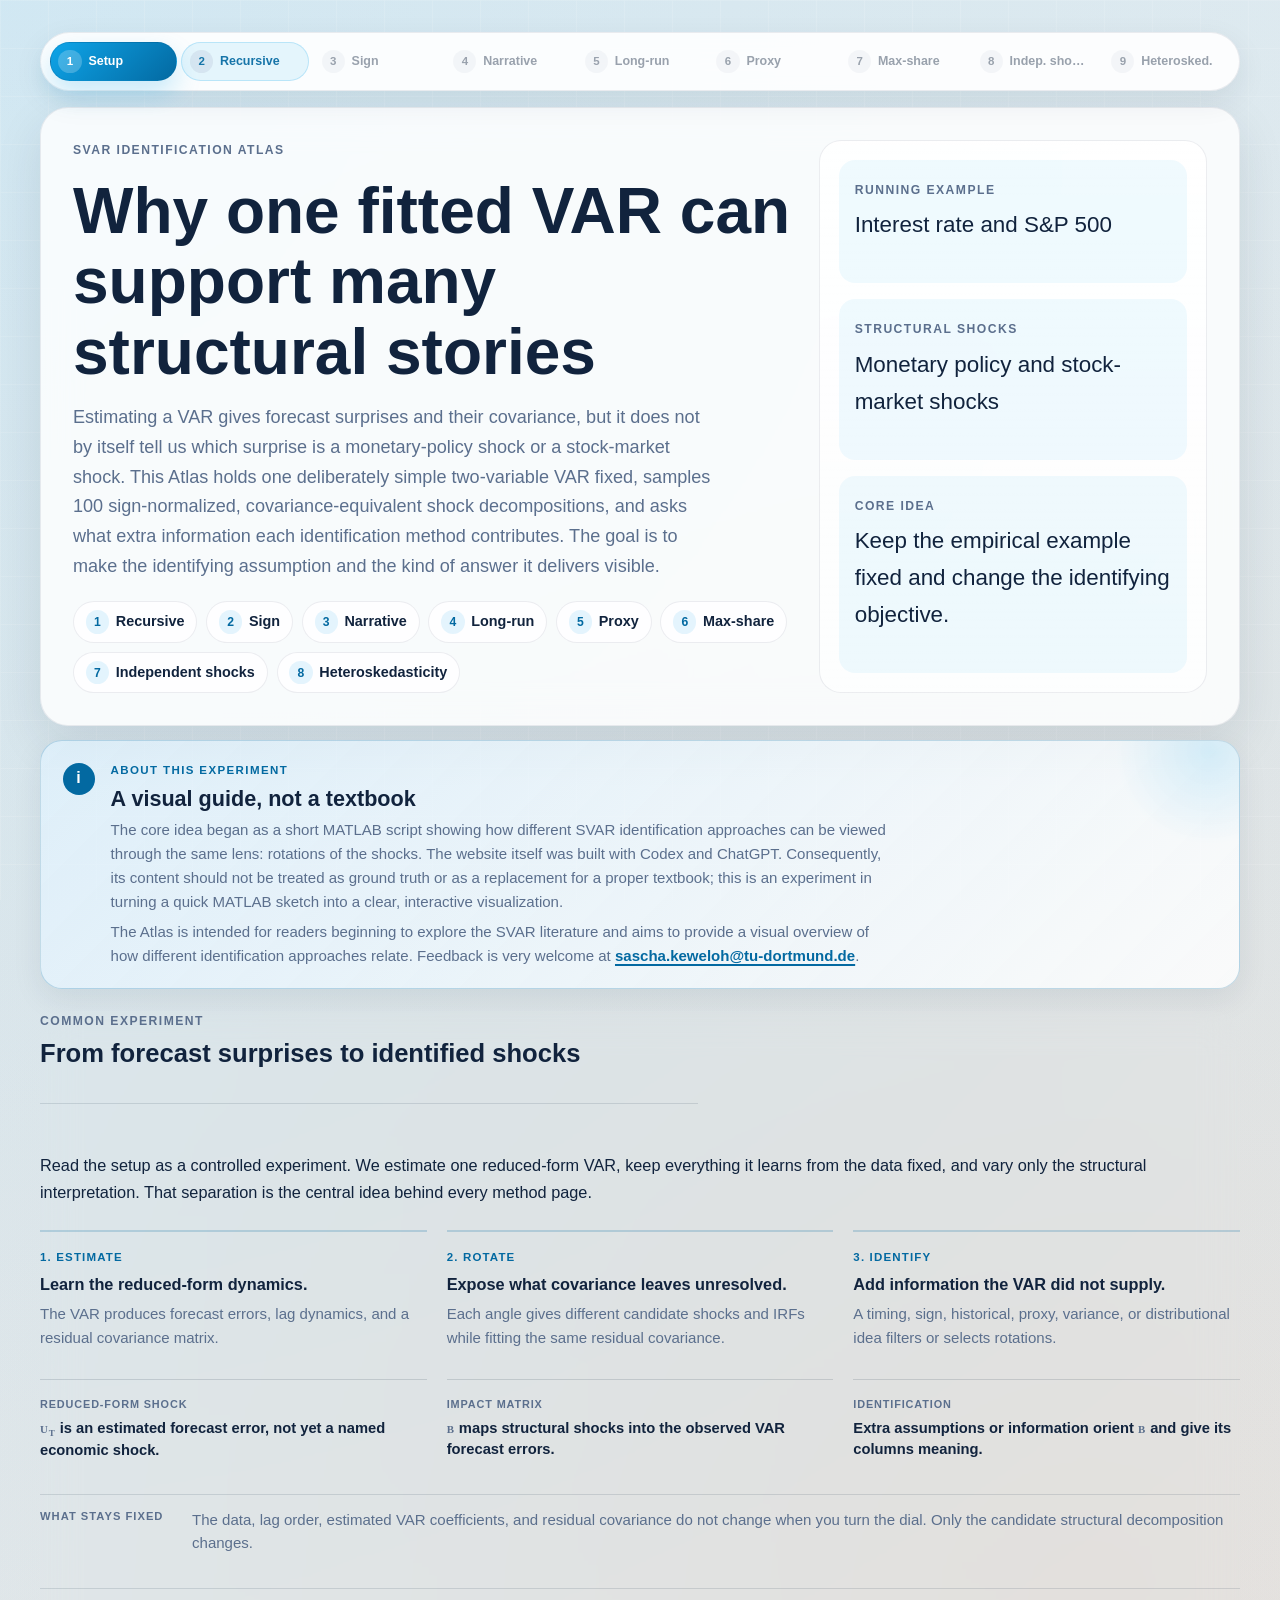
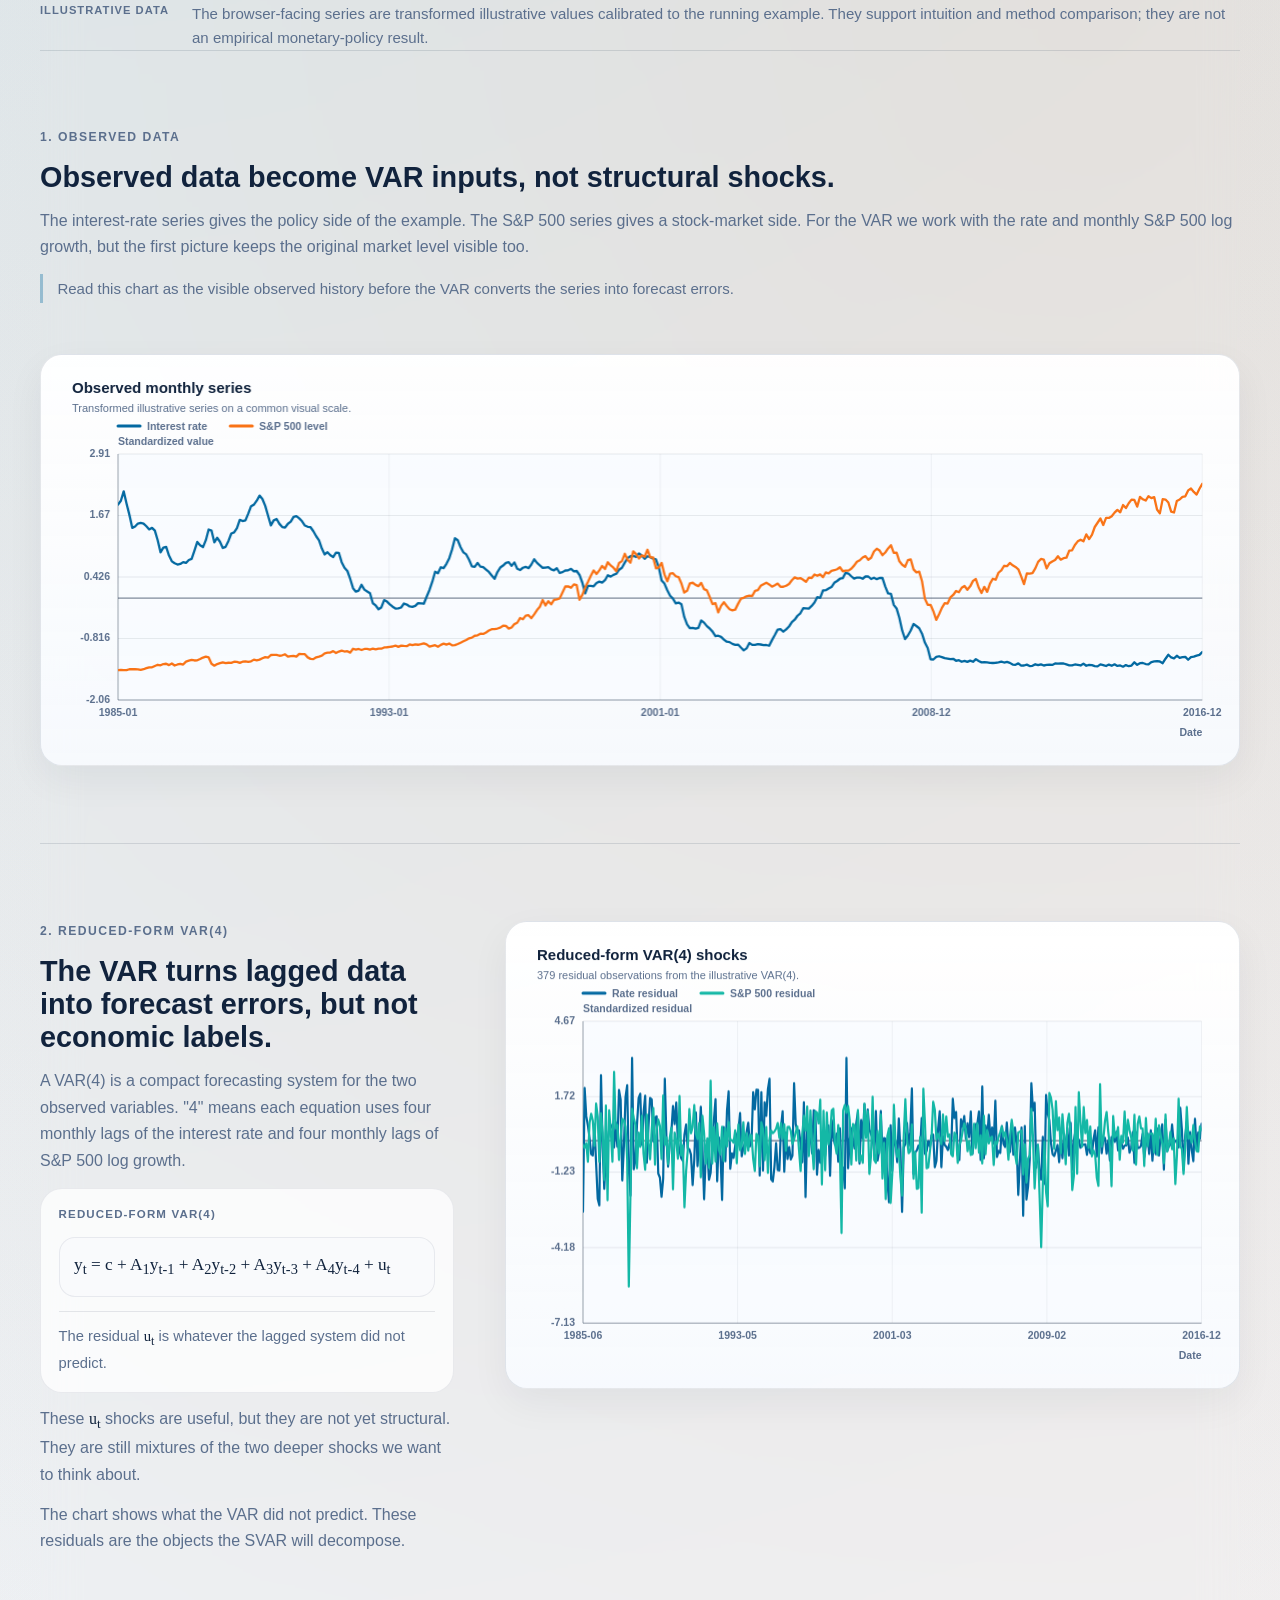
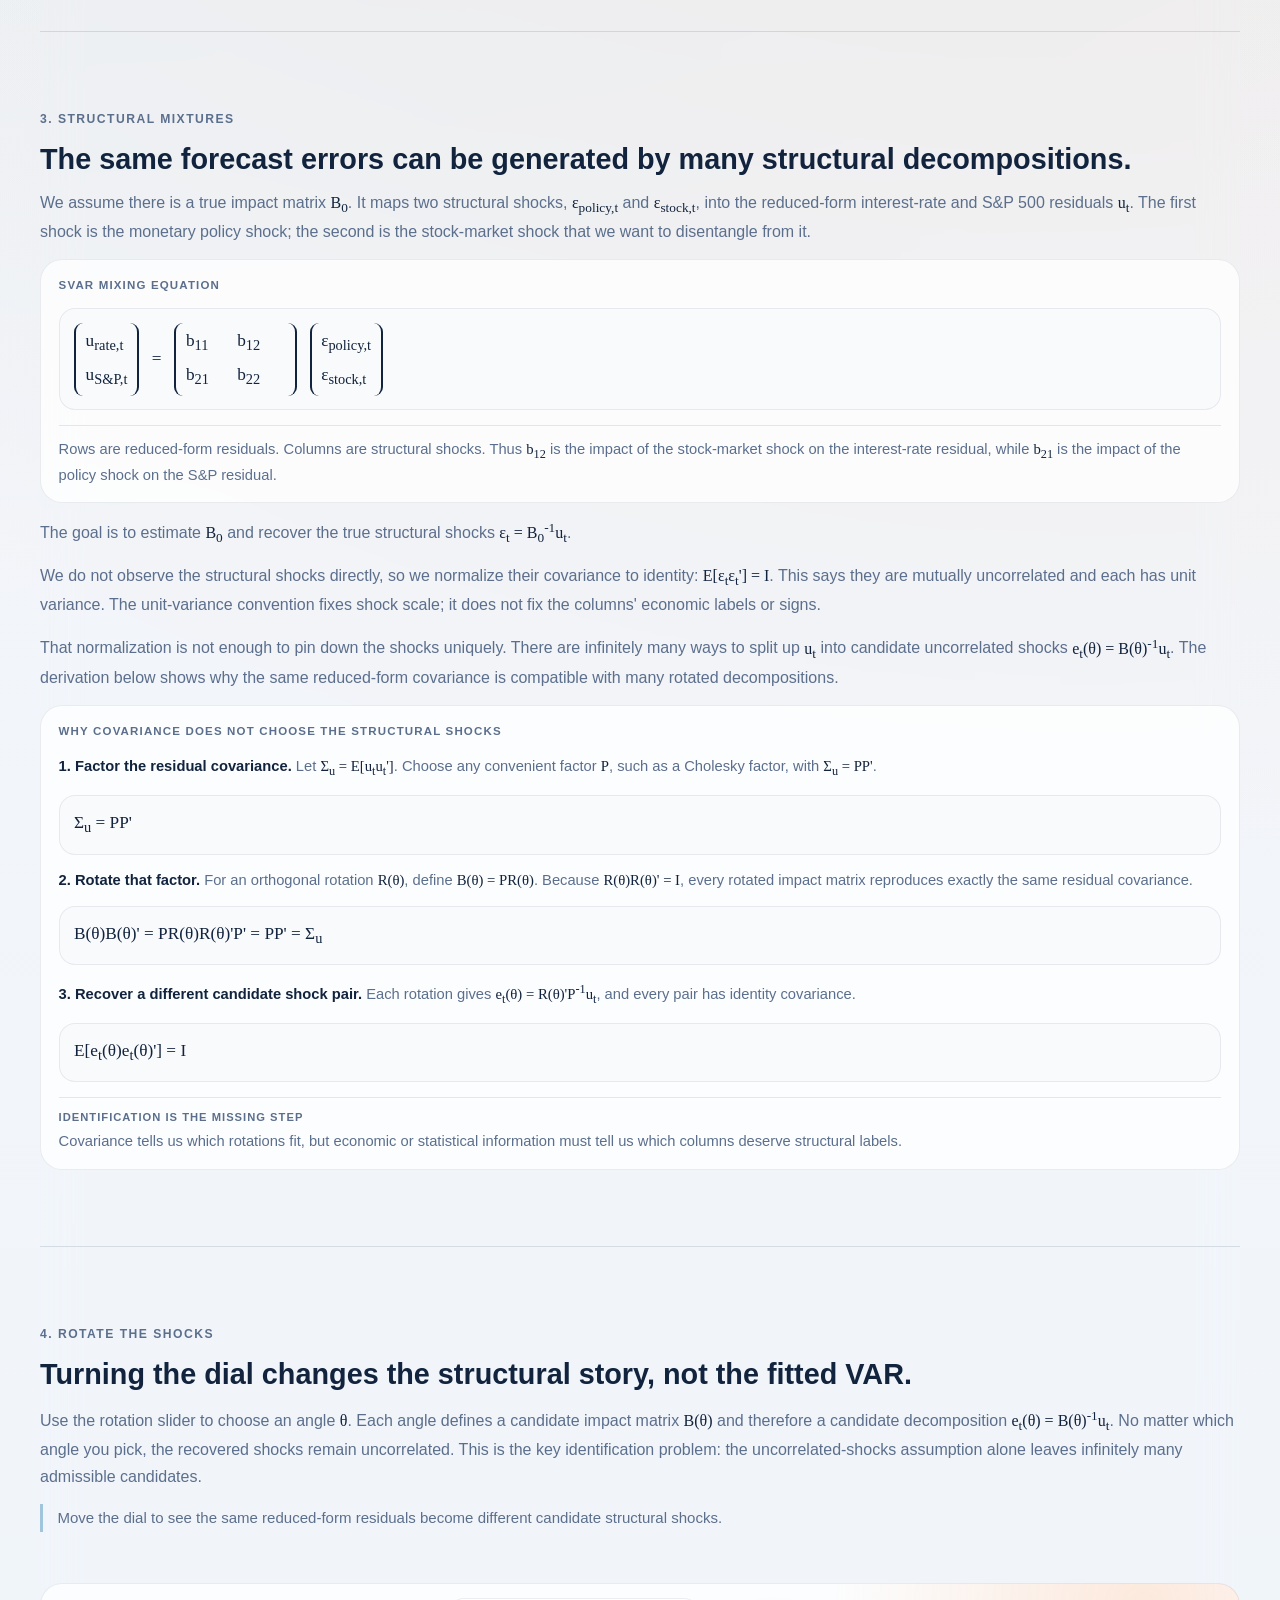
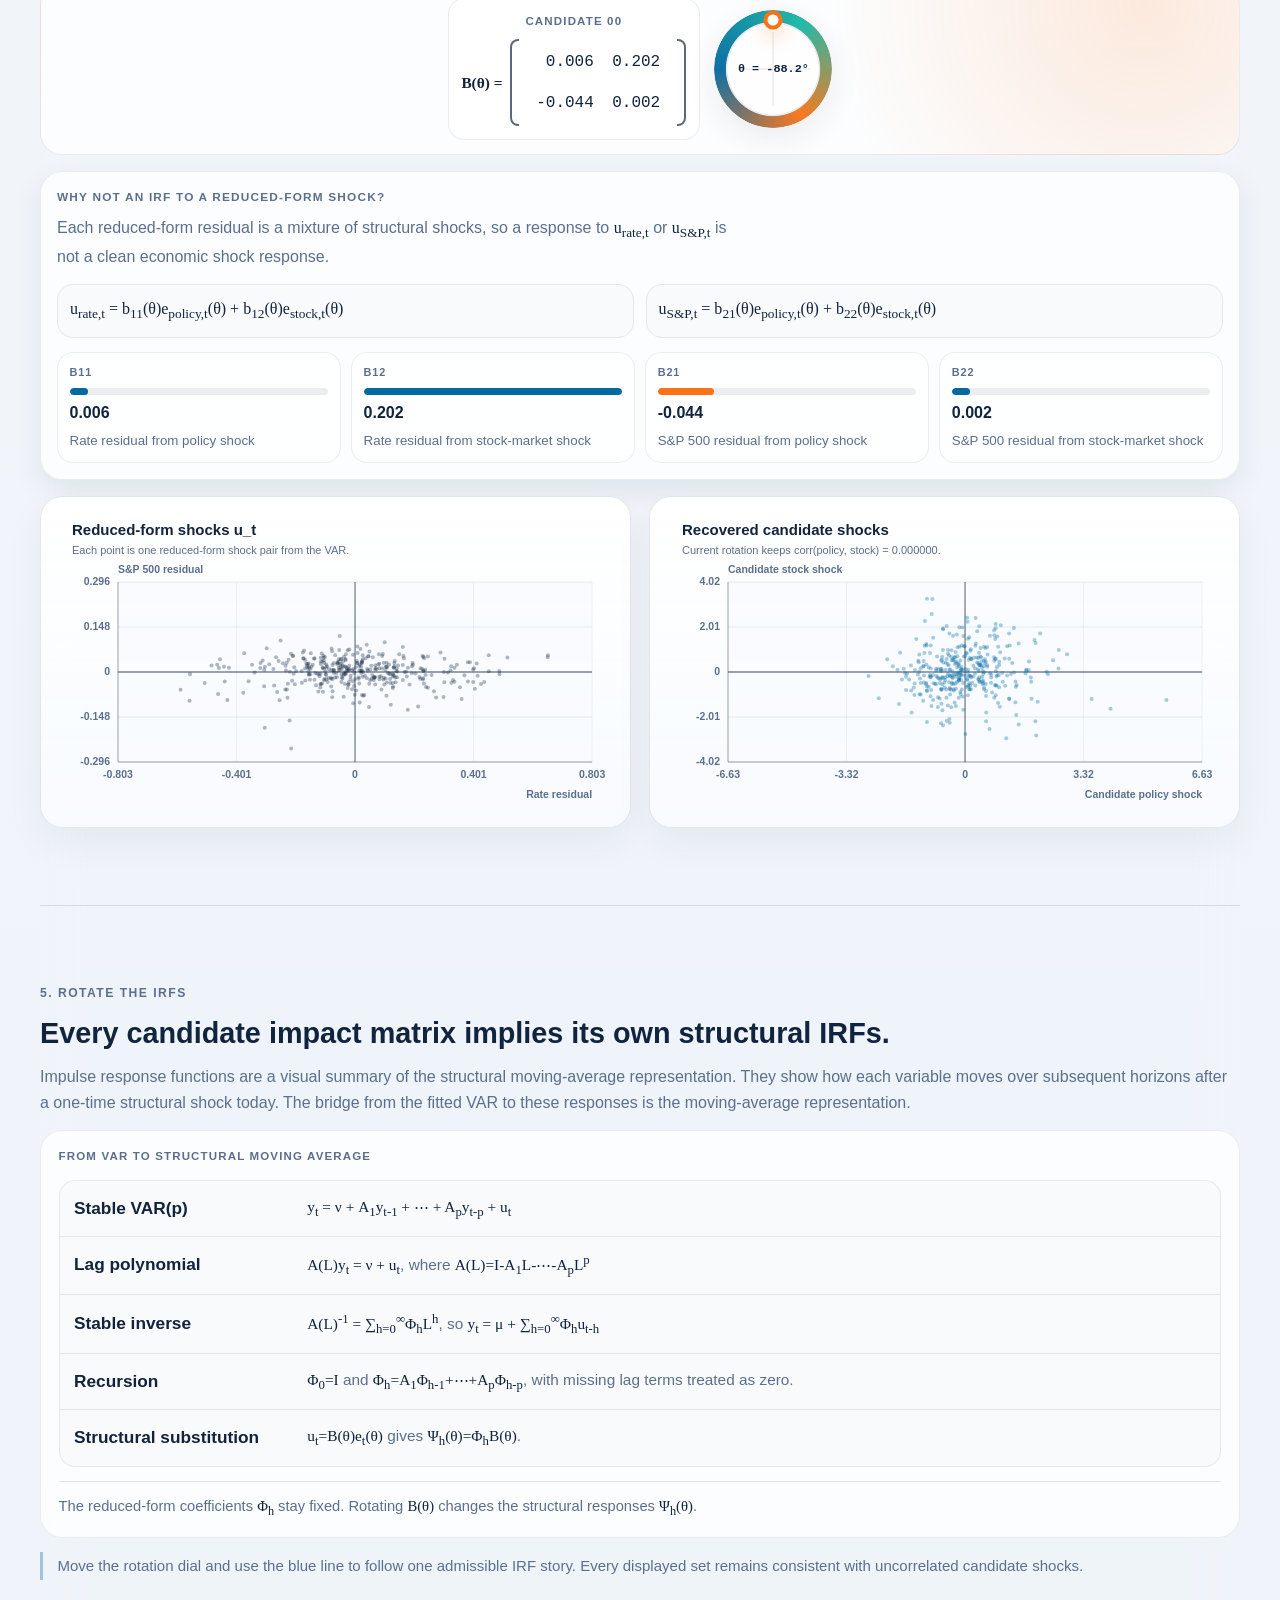
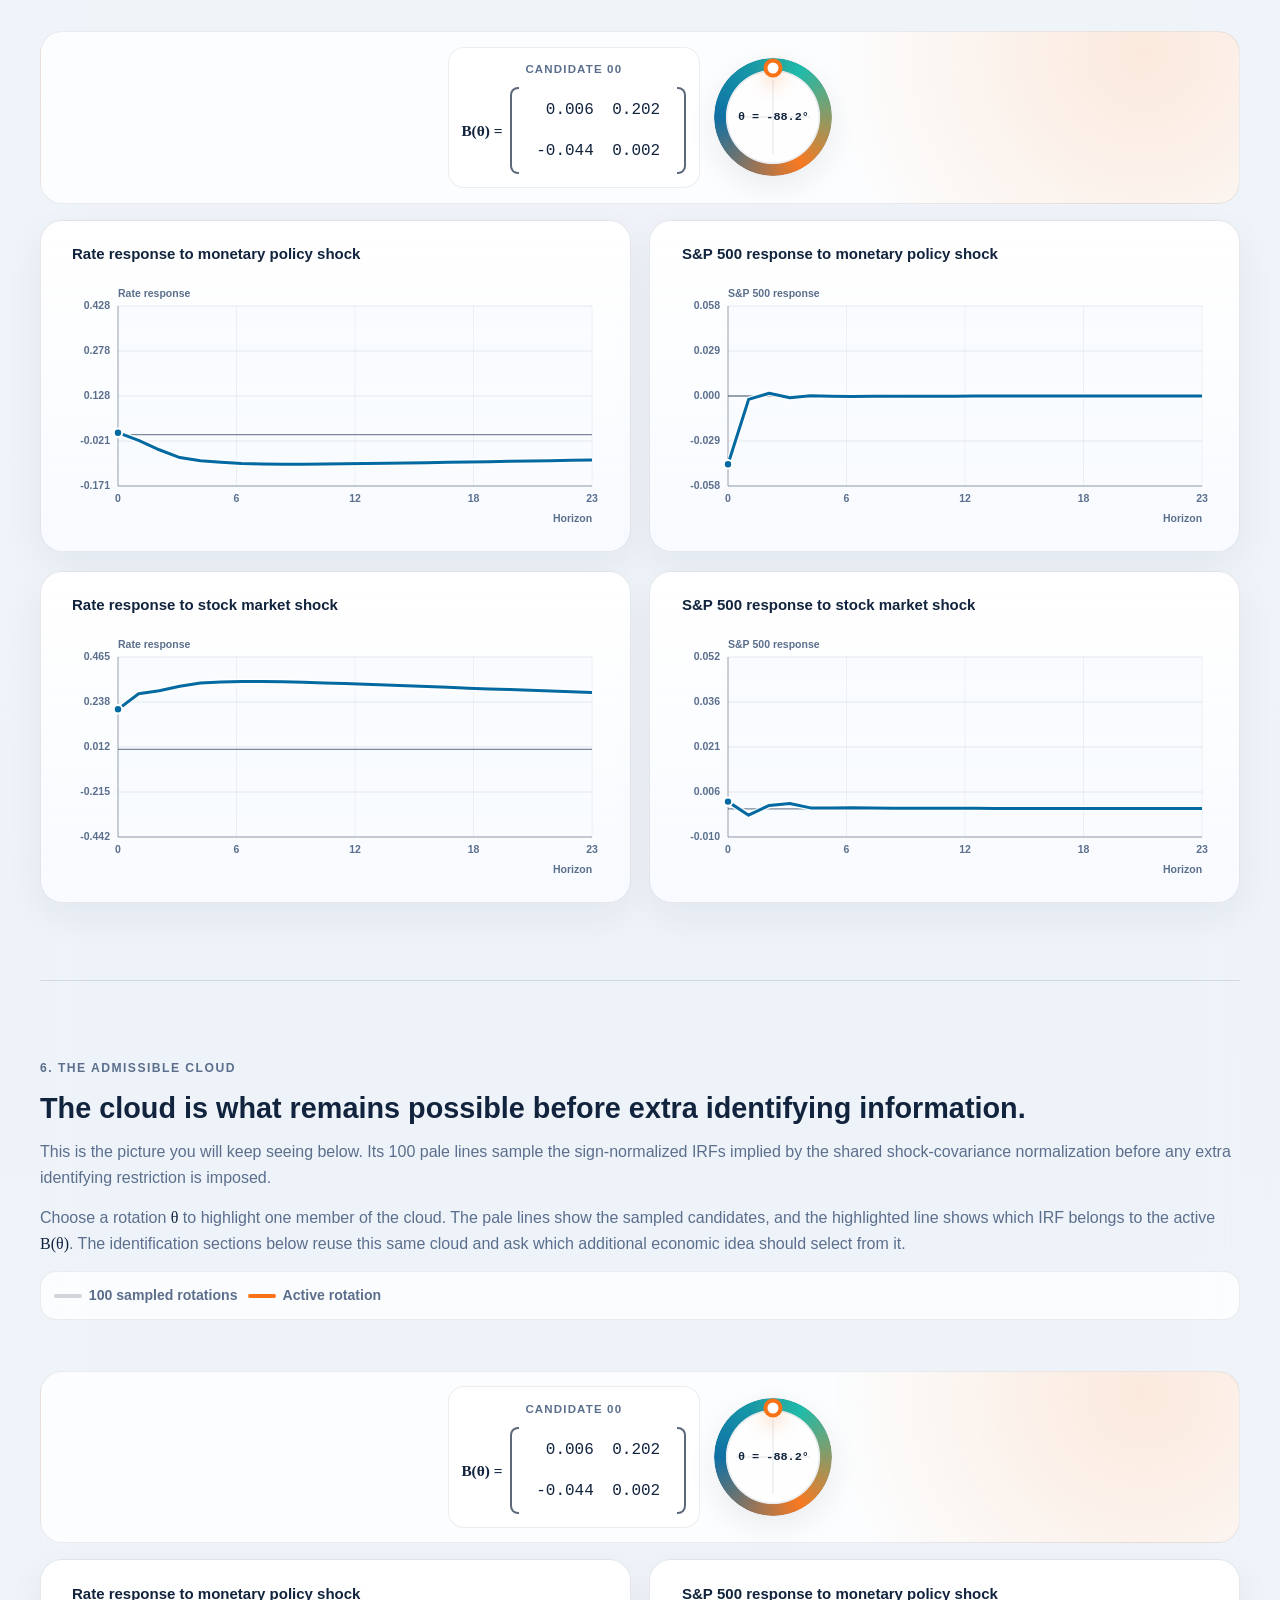
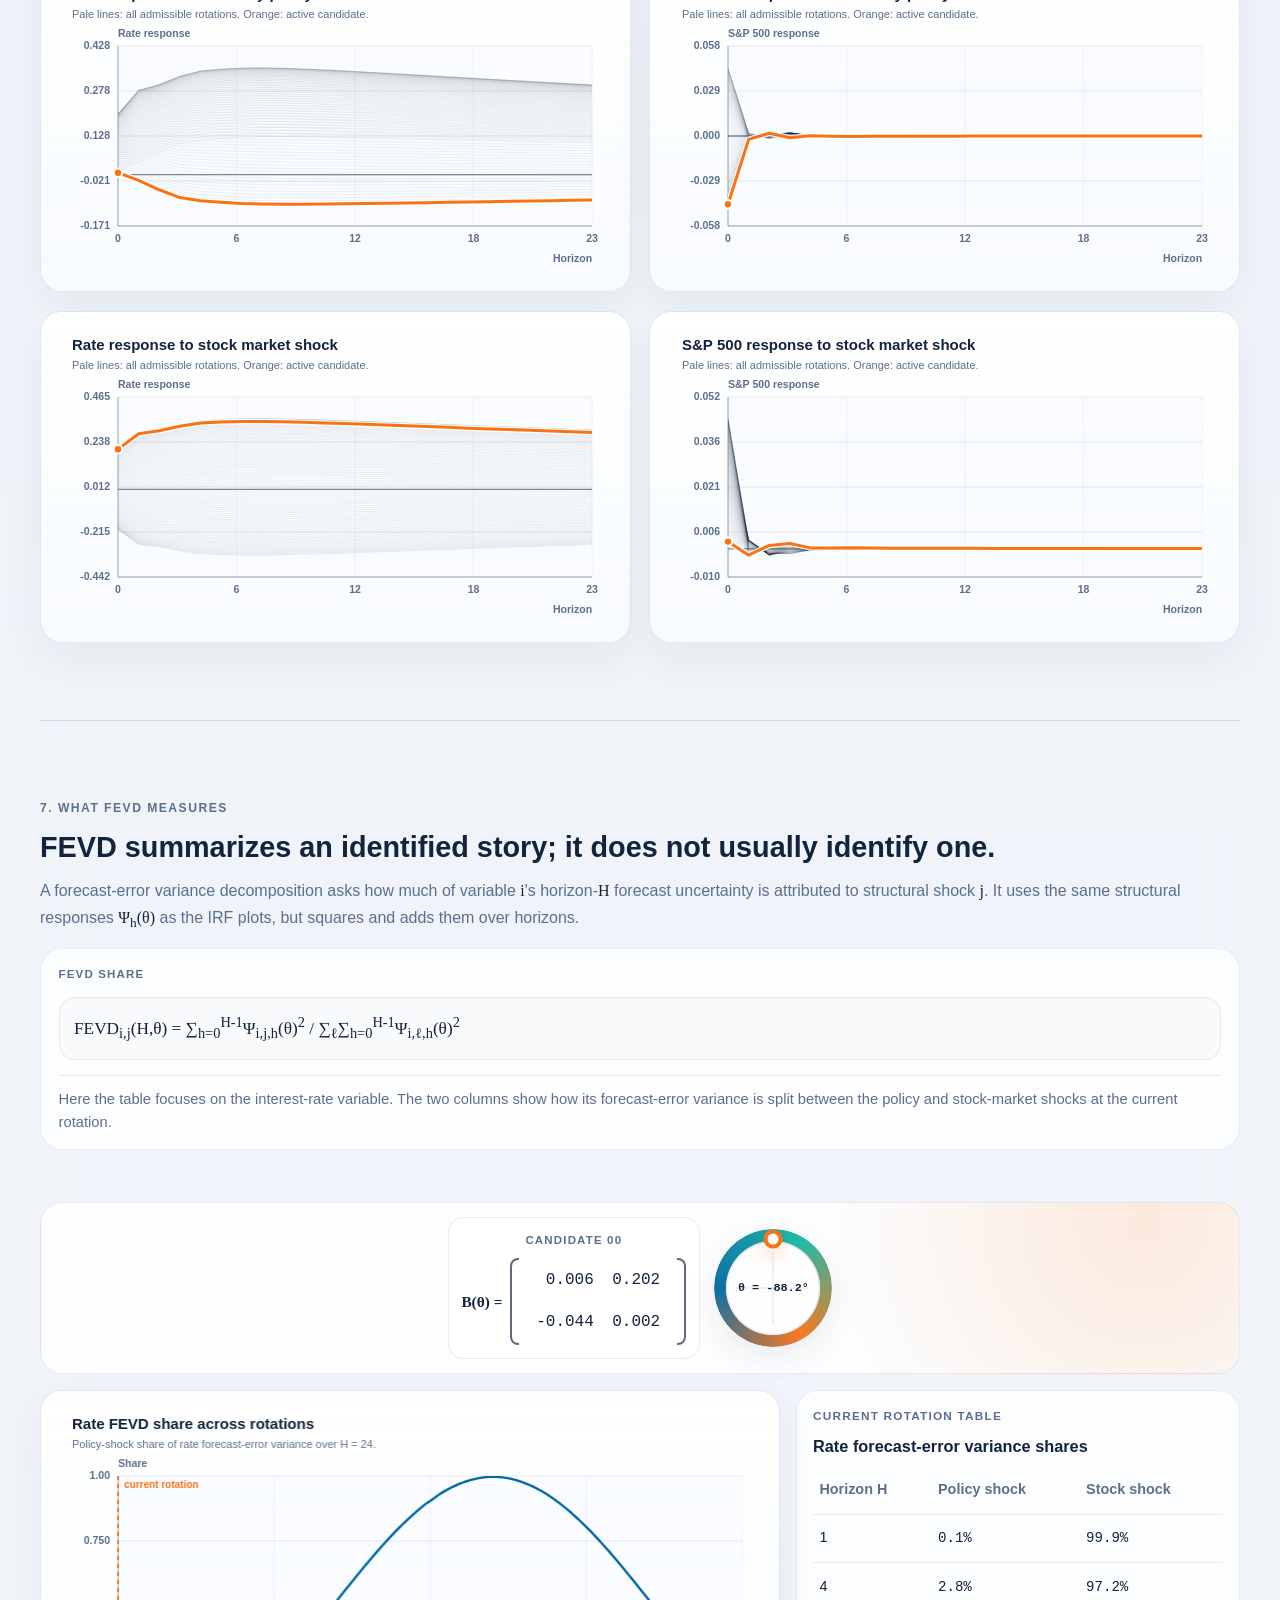
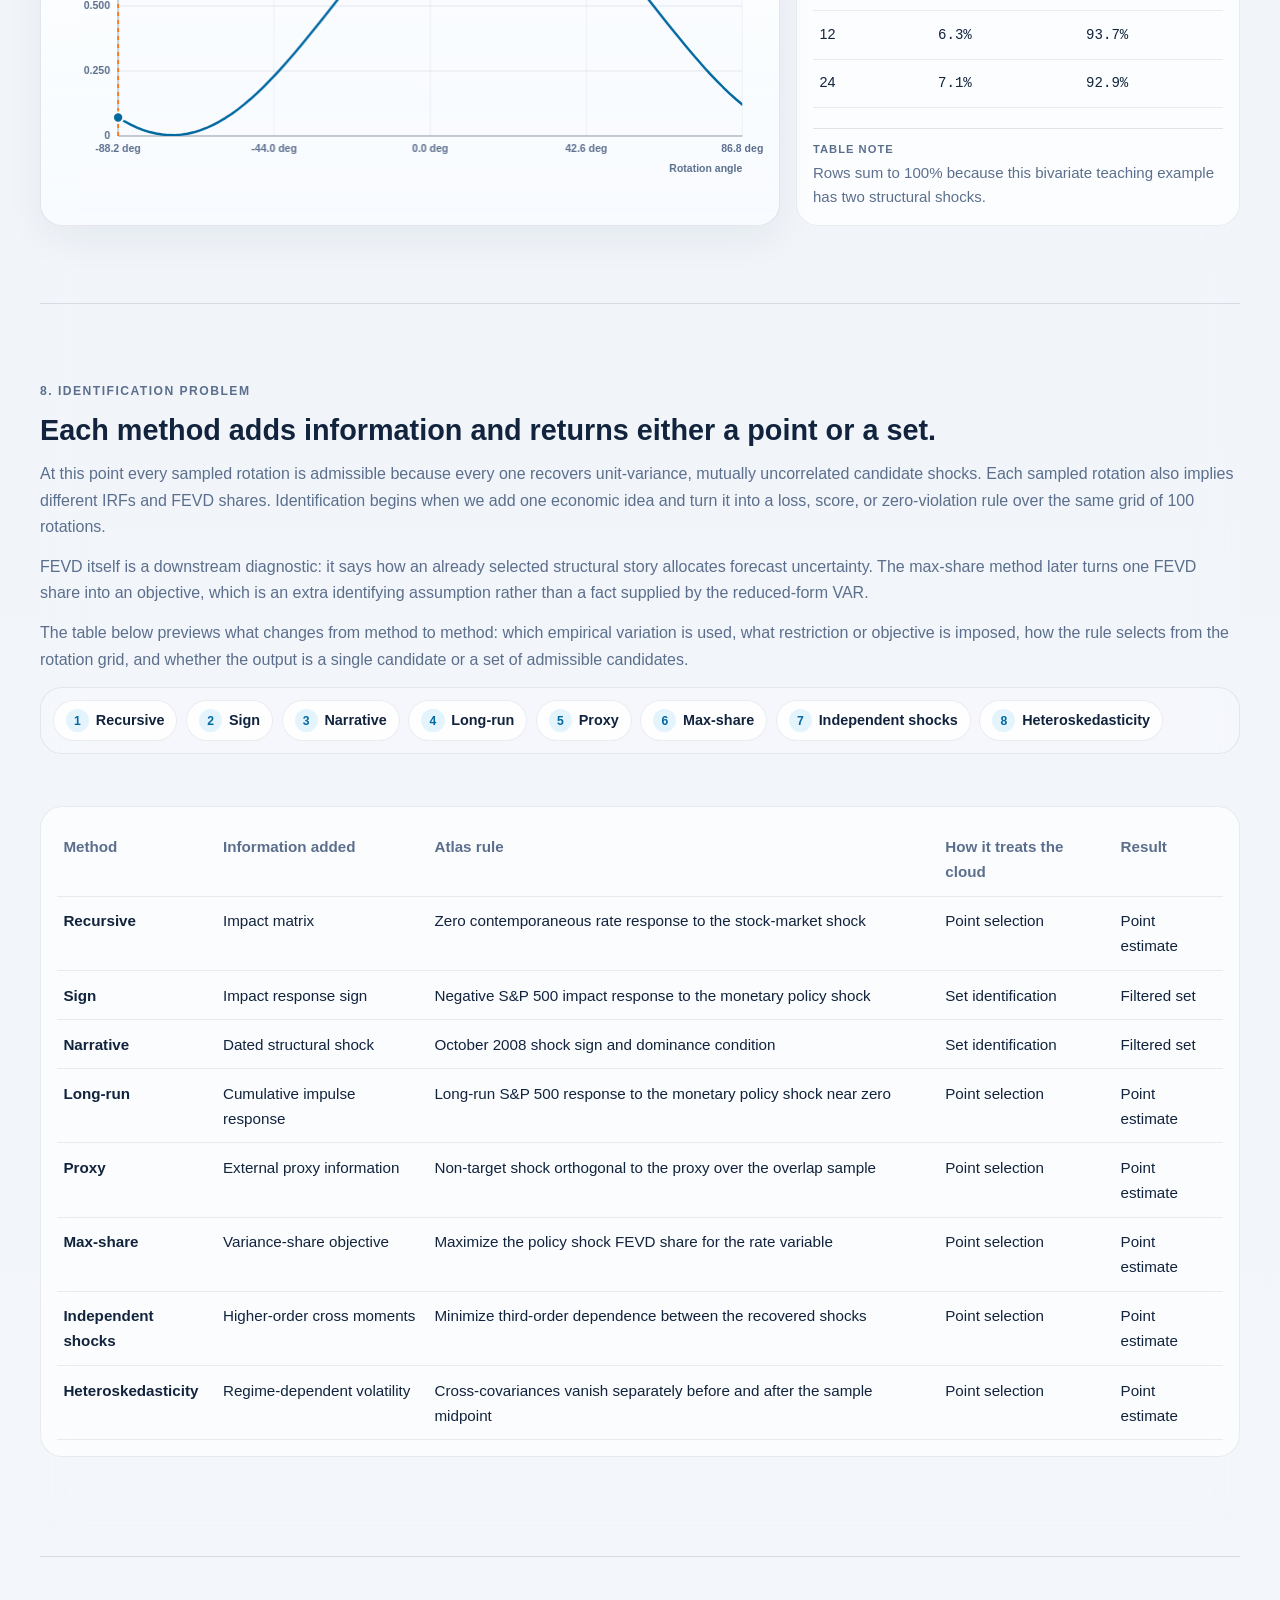
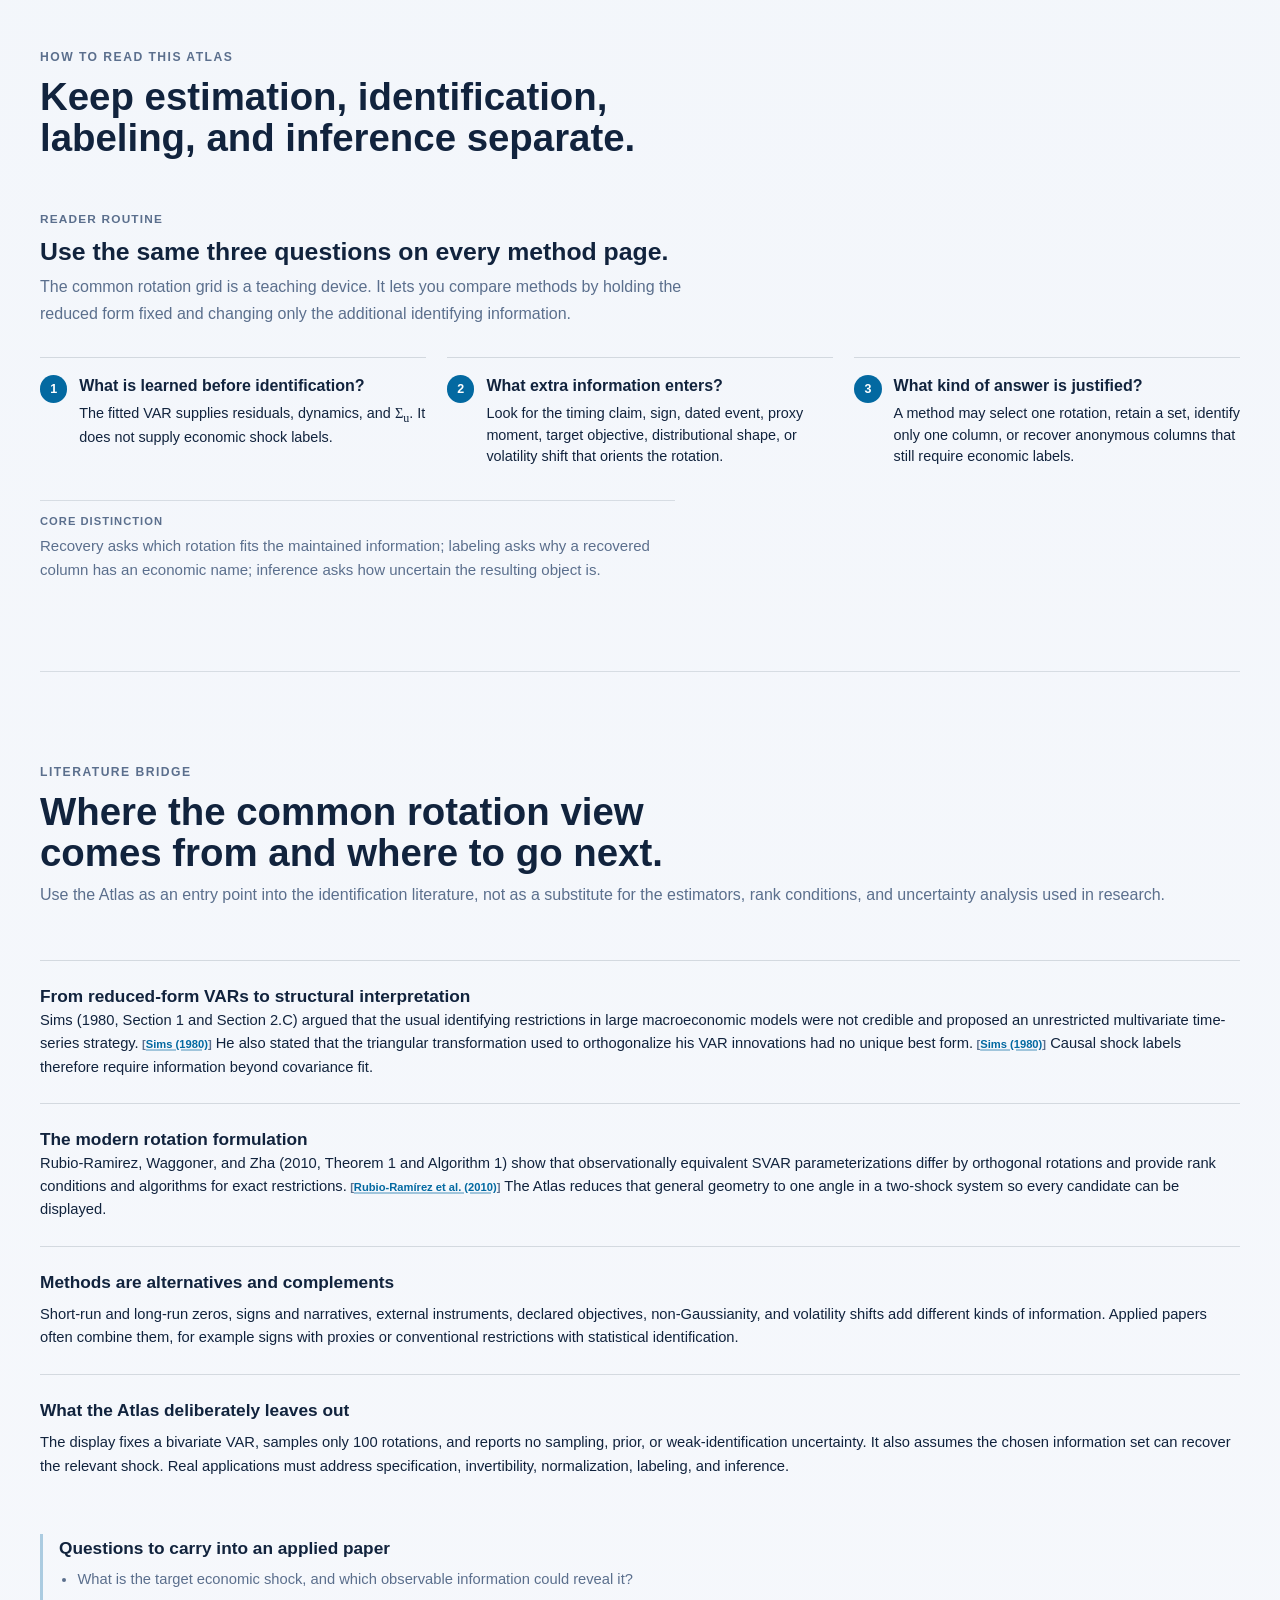
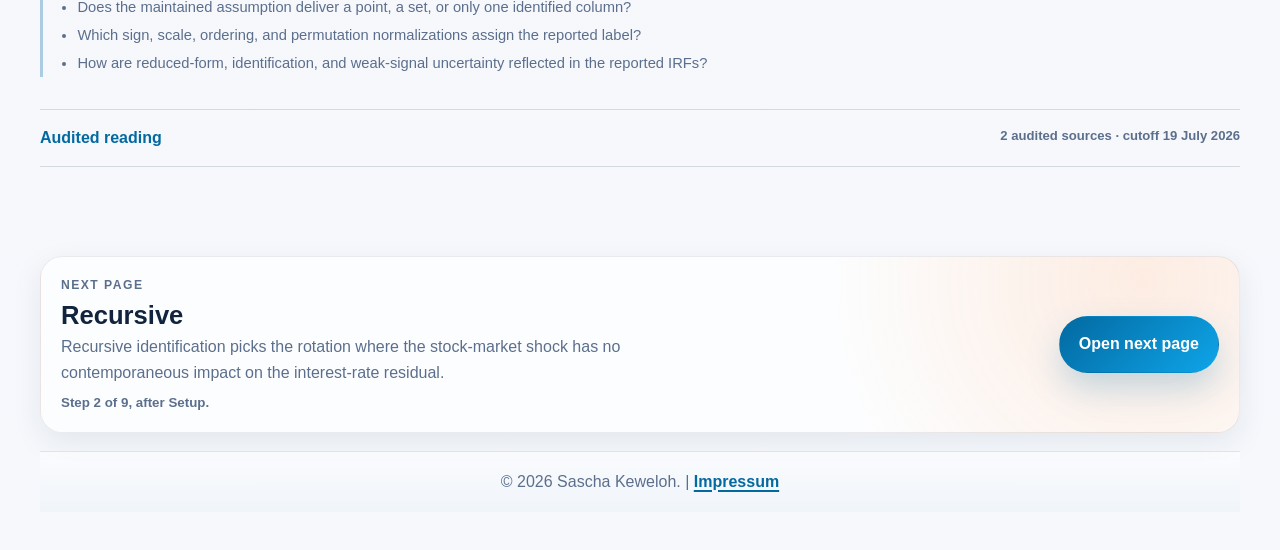
<file: apps/atlas/index.html>
<!DOCTYPE html>
<html lang="en" class="ui-preinit">
<head>
  <meta charset="UTF-8">
  <meta name="viewport" content="width=device-width, initial-scale=1.0">
  <title>SVAR Identification Atlas | Interactive Guide to Structural VARs</title>
  <meta
    name="description"
    content="Compare eight structural VAR identification methods through interactive rotations, impulse responses, literature guides, and reproducible MATLAB examples."
  >
  <meta name="author" content="Sascha Keweloh">
  <meta name="robots" content="index, follow, max-image-preview:large, max-snippet:-1, max-video-preview:-1">
  <meta name="theme-color" content="#f5f1e8">
  <link rel="canonical" href="https://saschakew.github.io/SVAR-Identification-Atlas/">

  <meta property="og:site_name" content="SVAR Identification Atlas">
  <meta property="og:type" content="website">
  <meta property="og:locale" content="en_US">
  <meta property="og:title" content="SVAR Identification Atlas | Interactive Guide to Structural VARs">
  <meta property="og:description" content="Compare eight structural VAR identification methods through interactive rotations, impulse responses, literature guides, and reproducible MATLAB examples.">
  <meta property="og:url" content="https://saschakew.github.io/SVAR-Identification-Atlas/">
  <meta property="og:image" content="https://saschakew.github.io/SVAR-Identification-Atlas/source/matlab/generated/recursive-all-irfs.png">
  <meta property="og:image:width" content="879">
  <meta property="og:image:height" content="675">
  <meta property="og:image:alt" content="Impulse-response rotations in the SVAR Identification Atlas">

  <meta name="twitter:card" content="summary_large_image">
  <meta name="twitter:title" content="SVAR Identification Atlas | Interactive Guide to Structural VARs">
  <meta name="twitter:description" content="Compare eight structural VAR identification methods with interactive rotations, literature guides, and MATLAB examples.">
  <meta name="twitter:image" content="https://saschakew.github.io/SVAR-Identification-Atlas/source/matlab/generated/recursive-all-irfs.png">
  <meta name="twitter:image:alt" content="Impulse-response rotations in the SVAR Identification Atlas">

  <script type="application/ld+json">
    {
      "@context": "https://schema.org",
      "@graph": [
        {
          "@type": "WebSite",
          "@id": "https://saschakew.github.io/SVAR-Identification-Atlas/#website",
          "url": "https://saschakew.github.io/SVAR-Identification-Atlas/",
          "name": "SVAR Identification Atlas",
          "description": "An interactive guide to structural vector autoregression identification methods.",
          "inLanguage": "en",
          "author": { "@id": "https://sascha-keweloh.com/#person" }
        },
        {
          "@type": "LearningResource",
          "@id": "https://saschakew.github.io/SVAR-Identification-Atlas/#atlas",
          "url": "https://saschakew.github.io/SVAR-Identification-Atlas/",
          "name": "SVAR Identification Atlas",
          "description": "Compare eight structural VAR identification methods through interactive rotations, impulse responses, literature guides, and reproducible MATLAB examples.",
          "learningResourceType": "Interactive visualization",
          "educationalUse": ["Instruction", "Research"],
          "about": [
            { "@type": "Thing", "name": "Structural vector autoregression" },
            { "@type": "Thing", "name": "SVAR identification" },
            { "@type": "Thing", "name": "Impulse response analysis" }
          ],
          "isAccessibleForFree": true,
          "inLanguage": "en",
          "image": "https://saschakew.github.io/SVAR-Identification-Atlas/source/matlab/generated/recursive-all-irfs.png",
          "author": { "@id": "https://sascha-keweloh.com/#person" },
          "isPartOf": { "@id": "https://saschakew.github.io/SVAR-Identification-Atlas/#website" }
        },
        {
          "@type": "Person",
          "@id": "https://sascha-keweloh.com/#person",
          "name": "Sascha Keweloh",
          "url": "https://sascha-keweloh.com/"
        }
      ]
    }
  </script>
  <meta http-equiv="Cache-Control" content="no-cache, no-store, must-revalidate">
  <meta http-equiv="Pragma" content="no-cache">
  <meta http-equiv="Expires" content="0">
  <link rel="stylesheet" href="styles.css?v=20260831-figure-system3">
</head>
<body>
  <a class="skip-link" href="#main">Skip to content</a>
  <div id="loading-screen" role="status" aria-live="polite" aria-label="Loading the SVAR illustration">
    <div class="loader loader--atlas">
      <p class="loader__eyebrow">Preparing the common identification framework</p>
      <h1 class="loader__headline">Loading the SVAR illustration</h1>
      <p class="loader__copy">
        Drawing the interest-rate and S&amp;P 500 histories before the rotations enter.
      </p>
      <div class="loader__chart-card">
        <canvas id="loader-time-series" aria-label="Animated loading plot for the interest rate and S&amp;P 500"></canvas>
        <div class="loader__legend" aria-hidden="true">
          <span><i class="loader__swatch loader__swatch--rate"></i>Interest rate</span>
          <span><i class="loader__swatch loader__swatch--sp500"></i>S&amp;P 500</span>
        </div>
      </div>
      <div class="loader__progress" aria-hidden="true">
        <div class="loader__progress-meta">
          <span id="loader-status-text">Loading illustrative time series</span>
          <span id="loader-progress-text">0%</span>
        </div>
        <div class="loader__progress-track">
          <span id="loader-progress-bar"></span>
        </div>
      </div>
    </div>
  </div>

  <main id="main" class="page-shell">
    <nav id="atlas-timeline" class="atlas-timeline" aria-label="Atlas sequence"></nav>

    <section id="introduction" class="hero atlas-hero" data-reveal>
      <div class="hero__content">
        <span class="eyebrow">SVAR Identification Atlas</span>
        <h1>Why one fitted VAR can support many structural stories</h1>
        <p class="hero__lede">
          Estimating a VAR gives forecast surprises and their covariance, but it does not by itself tell us which
          surprise is a monetary-policy shock or a stock-market shock. This Atlas holds one deliberately simple
          two-variable VAR fixed, samples 100 sign-normalized, covariance-equivalent shock decompositions, and asks what extra
          information each identification method contributes. The goal is to make the identifying assumption and
          the kind of answer it delivers visible.
        </p>
        <div id="hero-method-links"></div>
      </div>
      <aside class="hero-meta">
        <div class="hero-meta__stat">
          <span class="hero-meta__label">Running example</span>
          <span class="hero-meta__value">Interest rate and S&amp;P 500</span>
        </div>
        <div class="hero-meta__stat">
          <span class="hero-meta__label">Structural shocks</span>
          <span class="hero-meta__value">Monetary policy and stock-market shocks</span>
        </div>
        <div class="hero-meta__stat">
          <span class="hero-meta__label">Core idea</span>
          <span class="hero-meta__value">Keep the empirical example fixed and change the identifying objective.</span>
        </div>
      </aside>
    </section>

    <aside class="project-note" aria-labelledby="project-note-title" data-reveal>
      <div class="project-note__icon" aria-hidden="true">i</div>
      <div class="project-note__content">
        <span class="project-note__eyebrow">About this experiment</span>
        <h2 id="project-note-title">A visual guide, not a textbook</h2>
        <p>
          The core idea began as a short MATLAB script showing how different SVAR identification approaches can be
          viewed through the same lens: rotations of the shocks. The website itself was built with Codex and ChatGPT.
          Consequently, its content should not be treated as ground truth or as a replacement for a proper textbook;
          this is an experiment in turning a quick MATLAB sketch into a clear, interactive visualization.
        </p>
        <p>
          The Atlas is intended for readers beginning to explore the SVAR literature and aims to provide a visual
          overview of how different identification approaches relate. Feedback is very welcome at
          <a href="mailto:sascha.keweloh@tu-dortmund.de">sascha.keweloh@tu-dortmund.de</a>.
        </p>
      </div>
    </aside>

    <section id="setup-framework" class="section-card setup-framework" data-reveal>
      <div class="section-card__header">
        <span class="section-eyebrow">Common experiment</span>
        <h2>From forecast surprises to identified shocks</h2>
      </div>
      <div class="section-card__body">
        <div class="setup-intro">
          <p>
            Read the setup as a controlled experiment. We estimate one reduced-form VAR, keep everything it learns
            from the data fixed, and vary only the structural interpretation. That separation is the central idea
            behind every method page.
          </p>
          <div class="setup-pipeline" aria-label="Atlas workflow">
            <div>
              <span class="setup-pipeline__step">1. Estimate</span>
              <strong>Learn the reduced-form dynamics.</strong>
              <p>The VAR produces forecast errors, lag dynamics, and a residual covariance matrix.</p>
            </div>
            <div>
              <span class="setup-pipeline__step">2. Rotate</span>
              <strong>Expose what covariance leaves unresolved.</strong>
              <p>Each angle gives different candidate shocks and IRFs while fitting the same residual covariance.</p>
            </div>
            <div>
              <span class="setup-pipeline__step">3. Identify</span>
              <strong>Add information the VAR did not supply.</strong>
              <p>A timing, sign, historical, proxy, variance, or distributional idea filters or selects rotations.</p>
            </div>
          </div>
          <div class="method-summary-strip" aria-label="Three terms used throughout the Atlas">
            <div>
              <span>Reduced-form shock</span>
              <strong><span class="math-token">u<sub>t</sub></span> is an estimated forecast error, not yet a named economic shock.</strong>
            </div>
            <div>
              <span>Impact matrix</span>
              <strong><span class="math-token">B</span> maps structural shocks into the observed VAR forecast errors.</strong>
            </div>
            <div>
              <span>Identification</span>
              <strong>Extra assumptions or information orient <span class="math-token">B</span> and give its columns meaning.</strong>
            </div>
          </div>
          <div class="setup-callout context-note">
            <span class="prose-label">What stays fixed</span>
            <span>
              The data, lag order, estimated VAR coefficients, and residual covariance do not change when you turn
              the dial. Only the candidate structural decomposition changes.
            </span>
          </div>
          <div class="setup-callout context-note">
            <span class="prose-label">Illustrative data</span>
            <span>
              The browser-facing series are transformed illustrative values calibrated to the running example.
              They support intuition and method comparison; they are not an empirical monetary-policy result.
            </span>
          </div>
        </div>

        <article id="setup-rotation" class="setup-step setup-step--wide">
          <div class="setup-step__copy">
            <span class="section-eyebrow">1. Observed Data</span>
            <h3>Observed data become VAR inputs, not structural shocks.</h3>
            <p>
              The interest-rate series gives the policy side of the example. The S&amp;P 500 series gives a stock-market side. For the VAR we work with the rate and monthly S&amp;P 500 log growth, but the first picture keeps the original market level visible too.
            </p>
            <p class="chart-note reader-cue">Read this chart as the visible observed history before the VAR converts the series into forecast errors.</p>
          </div>
          <div class="plot-card plot-card--wide">
            <canvas id="setup-time-series-chart" aria-label="Interest-rate and S&amp;P 500 time series"></canvas>
          </div>
        </article>

        <article class="setup-step setup-step--balanced">
          <div class="setup-step__copy">
            <span class="section-eyebrow">2. Reduced-Form VAR(4)</span>
            <h3>The VAR turns lagged data into forecast errors, but not economic labels.</h3>
            <p>
              A VAR(4) is a compact forecasting system for the two observed variables. "4" means each equation uses four monthly lags of the interest rate and four monthly lags of S&amp;P 500 log growth.
            </p>
            <div class="math-card">
              <span class="math-card__label">Reduced-form VAR(4)</span>
              <div class="math-card__formula">
                y<sub>t</sub> = c + A<sub>1</sub>y<sub>t-1</sub> + A<sub>2</sub>y<sub>t-2</sub> + A<sub>3</sub>y<sub>t-3</sub> + A<sub>4</sub>y<sub>t-4</sub> + u<sub>t</sub>
              </div>
              <p class="math-card__note">The residual <span class="math-token">u<sub>t</sub></span> is whatever the lagged system did not predict.</p>
            </div>
            <p>
              These <span class="math-token">u<sub>t</sub></span> shocks are useful, but they are not yet structural. They are still mixtures of the two deeper shocks we want to think about.
            </p>
            <p>The chart shows what the VAR did not predict. These residuals are the objects the SVAR will decompose.</p>
          </div>
          <div class="plot-card plot-card--fill">
            <canvas id="setup-residual-chart" aria-label="Reduced-form VAR residual shocks"></canvas>
          </div>
        </article>

        <article class="setup-step setup-step--wide">
          <div class="setup-step__copy">
            <span class="section-eyebrow">3. Structural Mixtures</span>
            <h3>The same forecast errors can be generated by many structural decompositions.</h3>
            <p>
              We assume there is a true impact matrix <span class="math-token">B<sub>0</sub></span>. It maps two
              structural shocks, <span class="math-token">&epsilon;<sub>policy,t</sub></span> and
              <span class="math-token">&epsilon;<sub>stock,t</sub></span>, into the reduced-form interest-rate and
              S&amp;P 500 residuals <span class="math-token">u<sub>t</sub></span>. The first shock is the monetary
              policy shock; the second is the stock-market shock that we want to disentangle from it.
            </p>
             <div class="math-card">
              <span class="math-card__label">SVAR mixing equation</span>
              <div class="math-card__formula matrix-eq">
                <span class="matrix-bracket"><span>u<sub>rate,t</sub></span><span>u<sub>S&amp;P,t</sub></span></span>
                <span>=</span>
                <span class="matrix-bracket matrix-bracket--square"><span>b<sub>11</sub></span><span>b<sub>12</sub></span><span>b<sub>21</sub></span><span>b<sub>22</sub></span></span>
                <span class="matrix-bracket"><span>&epsilon;<sub>policy,t</sub></span><span>&epsilon;<sub>stock,t</sub></span></span>
              </div>
              <p class="matrix-note math-card__note">Rows are reduced-form residuals. Columns are structural shocks. Thus <span class="math-token">b<sub>12</sub></span> is the impact of the stock-market shock on the interest-rate residual, while <span class="math-token">b<sub>21</sub></span> is the impact of the policy shock on the S&amp;P residual.</p>
            </div>
            <p>
              The goal is to estimate <span class="math-token">B<sub>0</sub></span> and recover the true structural shocks <span class="math-token">&epsilon;<sub>t</sub> = B<sub>0</sub><sup>-1</sup>u<sub>t</sub></span>. 
            </p>
            <p> 
              We do not observe the structural shocks directly, so we normalize their covariance to identity:
              <span class="math-token">E[&epsilon;<sub>t</sub>&epsilon;<sub>t</sub>'] = I</span>. This says they are
              mutually uncorrelated and each has unit variance. The unit-variance convention fixes shock scale; it does not
              fix the columns' economic labels or signs.
            </p>
            <p>
              That normalization is not enough to pin down the shocks uniquely. There are infinitely many ways to split up
              <span class="math-token">u<sub>t</sub></span> into candidate uncorrelated shocks
              <span class="math-token">e<sub>t</sub>(&theta;) = B(&theta;)<sup>-1</sup>u<sub>t</sub></span>. The derivation below
              shows why the same reduced-form covariance is compatible with many rotated decompositions.
            </p>
            <div class="math-stack">
              <div class="math-card math-card--accent">
                <span class="math-card__label">Why covariance does not choose the structural shocks</span>
                <p>
                  <span class="derivation-step__label">1. Factor the residual covariance.</span> Let
                  <span class="math-token">&Sigma;<sub>u</sub> = E[u<sub>t</sub>u<sub>t</sub>']</span>. Choose any
                  convenient factor <span class="math-token">P</span>, such as a Cholesky factor, with
                  <span class="math-token">&Sigma;<sub>u</sub> = PP'</span>.
                </p>
                <div class="math-card__formula equation-stack-inline">
                  <span class="math-token">&Sigma;<sub>u</sub> = PP'</span>
                </div>
                <p>
                  <span class="derivation-step__label">2. Rotate that factor.</span> For an orthogonal rotation
                  <span class="math-token">R(&theta;)</span>, define
                  <span class="math-token">B(&theta;) = PR(&theta;)</span>. Because
                  <span class="math-token">R(&theta;)R(&theta;)' = I</span>, every rotated impact matrix reproduces
                  exactly the same residual covariance.
                </p>
                <div class="math-card__formula equation-stack-inline">
                  <span class="math-token">B(&theta;)B(&theta;)' = PR(&theta;)R(&theta;)'P' = PP' = &Sigma;<sub>u</sub></span>
                </div>
                <p>
                  <span class="derivation-step__label">3. Recover a different candidate shock pair.</span> Each rotation gives
                  <span class="math-token">e<sub>t</sub>(&theta;) = R(&theta;)'P<sup>-1</sup>u<sub>t</sub></span>, and
                  every pair has identity covariance.
                </p>
                <div class="math-card__formula equation-stack-inline">
                  <span class="math-token">E[e<sub>t</sub>(&theta;)e<sub>t</sub>(&theta;)'] = I</span>
                </div>
                <p class="matrix-note math-card__note">
                  <span class="prose-label">Identification is the missing step</span>
                  Covariance tells us which rotations fit, but
                  economic or statistical information must tell us which columns deserve structural labels.
                </p>
              </div>
            </div>
          </div>
        </article>

        <article class="setup-step setup-step--wide">
          <div class="setup-step__copy">
            <span class="section-eyebrow">4. Rotate The Shocks</span>
            <h3>Turning the dial changes the structural story, not the fitted VAR.</h3>
            <p>
              Use the rotation slider to choose an angle <span class="math-token">&theta;</span>. Each angle defines a
              candidate impact matrix <span class="math-token">B(&theta;)</span> and therefore a candidate decomposition
              <span class="math-token">e<sub>t</sub>(&theta;) = B(&theta;)<sup>-1</sup>u<sub>t</sub></span>. No matter
              which angle you pick, the recovered shocks remain uncorrelated. This is the key identification problem:
              the uncorrelated-shocks assumption alone leaves infinitely many admissible candidates.
            </p>
            <p class="chart-note reader-cue">Move the dial to see the same reduced-form residuals become different candidate structural shocks.</p>
          </div>
          <div class="rotation-lab">
            <div id="setup-rotation-control" class="rotation-control-slot"></div>
            <div id="setup-mixing-diagram" class="mixing-diagram" aria-live="polite"></div>
            <div class="scatter-grid">
              <div class="plot-card">
                <canvas id="setup-reduced-scatter" aria-label="Reduced-form shock scatter plot"></canvas>
              </div>
              <div class="plot-card">
                <canvas id="setup-structural-scatter" aria-label="Recovered candidate shock scatter plot"></canvas>
              </div>
            </div>
          </div>
        </article>

        <article class="setup-step setup-step--wide">
          <div class="setup-step__copy">
            <span class="section-eyebrow">5. Rotate The IRFs</span>
            <h3>Every candidate impact matrix implies its own structural IRFs.</h3>
            <p>
              Impulse response functions are a visual summary of the structural moving-average representation. They show
              how each variable moves over subsequent horizons after a one-time structural shock today. The bridge from
              the fitted VAR to these responses is the moving-average representation.
            </p>
            <div class="math-card derivation-card">
              <span class="math-card__label">From VAR to structural moving average</span>
              <div class="math-card__formula derivation-stack">
                <div class="derivation-row">
                  <span class="derivation-row__label">Stable VAR(p)</span>
                  <span class="derivation-row__content"><span class="math-token">y<sub>t</sub> = &nu; + A<sub>1</sub>y<sub>t-1</sub> + &ctdot; + A<sub>p</sub>y<sub>t-p</sub> + u<sub>t</sub></span></span>
                </div>
                <div class="derivation-row">
                  <span class="derivation-row__label">Lag polynomial</span>
                  <span class="derivation-row__content"><span class="math-token">A(L)y<sub>t</sub> = &nu; + u<sub>t</sub></span>, where <span class="math-token">A(L)=I-A<sub>1</sub>L-&ctdot;-A<sub>p</sub>L<sup>p</sup></span></span>
                </div>
                <div class="derivation-row">
                  <span class="derivation-row__label">Stable inverse</span>
                  <span class="derivation-row__content"><span class="math-token">A(L)<sup>-1</sup> = &sum;<sub>h=0</sub><sup>&infin;</sup>&Phi;<sub>h</sub>L<sup>h</sup></span>, so <span class="math-token">y<sub>t</sub> = &mu; + &sum;<sub>h=0</sub><sup>&infin;</sup>&Phi;<sub>h</sub>u<sub>t-h</sub></span></span>
                </div>
                <div class="derivation-row">
                  <span class="derivation-row__label">Recursion</span>
                  <span class="derivation-row__content"><span class="math-token">&Phi;<sub>0</sub>=I</span> and <span class="math-token">&Phi;<sub>h</sub>=A<sub>1</sub>&Phi;<sub>h-1</sub>+&ctdot;+A<sub>p</sub>&Phi;<sub>h-p</sub></span>, with missing lag terms treated as zero.</span>
                </div>
                <div class="derivation-row">
                  <span class="derivation-row__label">Structural substitution</span>
                  <span class="derivation-row__content"><span class="math-token">u<sub>t</sub>=B(&theta;)e<sub>t</sub>(&theta;)</span> gives <span class="math-token">&Psi;<sub>h</sub>(&theta;)=&Phi;<sub>h</sub>B(&theta;)</span>.</span>
                </div>
              </div>
              <p class="math-card__note">The reduced-form coefficients <span class="math-token">&Phi;<sub>h</sub></span> stay fixed. Rotating <span class="math-token">B(&theta;)</span> changes the structural responses <span class="math-token">&Psi;<sub>h</sub>(&theta;)</span>.</p>
            </div>
            <p class="chart-note reader-cue">Move the rotation dial and use the blue line to follow one admissible IRF story. Every displayed set remains consistent with uncorrelated candidate shocks.</p>
          </div>
          <div class="rotation-lab">
            <div id="setup-irf-control" class="rotation-control-slot"></div>
            <div id="setup-current-irfs" class="setup-irf-grid">
              <div class="plot-card"><canvas id="setup-irf-rate-rate" aria-label="Rate response to monetary policy shock"></canvas></div>
              <div class="plot-card"><canvas id="setup-irf-sp500-rate" aria-label="S&amp;P 500 response to monetary policy shock"></canvas></div>
              <div class="plot-card"><canvas id="setup-irf-rate-sp500" aria-label="Rate response to stock market shock"></canvas></div>
              <div class="plot-card"><canvas id="setup-irf-sp500-sp500" aria-label="S&amp;P 500 response to stock market shock"></canvas></div>
            </div>
          </div>
        </article>

        <article id="setup-cloud" class="setup-step setup-step--wide">
          <div class="setup-step__copy">
            <span class="section-eyebrow">6. The Admissible Cloud</span>
            <h3>The cloud is what remains possible before extra identifying information.</h3>
            <p>
              This is the picture you will keep seeing below. Its 100 pale lines sample the sign-normalized IRFs implied
              by the shared shock-covariance normalization before any extra identifying restriction is imposed.
            </p>
            <p>
              Choose a rotation <span class="math-token">&theta;</span> to highlight one member of the cloud. The pale
              lines show the sampled candidates, and the highlighted line shows which IRF belongs to the active
              <span class="math-token">B(&theta;)</span>. The identification sections below reuse this same cloud and
              ask which additional economic idea should select from it.
            </p>
            <div class="atlas-legend" aria-label="Line color legend">
              <span><i class="legend-line legend-line--pale"></i>100 sampled rotations</span>
              <span><i class="legend-line legend-line--active"></i>Active rotation</span>
            </div>
          </div>
          <div class="rotation-lab">
            <div id="setup-cloud-control" class="rotation-control-slot"></div>
            <div id="setup-irf-cloud" class="setup-irf-grid">
              <div class="plot-card"><canvas id="setup-cloud-rate-rate" aria-label="IRF cloud for rate response to monetary policy shock"></canvas></div>
              <div class="plot-card"><canvas id="setup-cloud-sp500-rate" aria-label="IRF cloud for S&amp;P 500 response to monetary policy shock"></canvas></div>
              <div class="plot-card"><canvas id="setup-cloud-rate-sp500" aria-label="IRF cloud for rate response to stock market shock"></canvas></div>
              <div class="plot-card"><canvas id="setup-cloud-sp500-sp500" aria-label="IRF cloud for S&amp;P 500 response to stock market shock"></canvas></div>
            </div>
          </div>
        </article>

        <article class="setup-step setup-step--wide">
          <div class="setup-step__copy">
            <span class="section-eyebrow">7. What FEVD Measures</span>
            <h3>FEVD summarizes an identified story; it does not usually identify one.</h3>
            <p>
              A forecast-error variance decomposition asks how much of variable <span class="math-token">i</span>'s
              horizon-<span class="math-token">H</span> forecast uncertainty is attributed to structural shock
              <span class="math-token">j</span>. It uses the same structural responses
              <span class="math-token">&Psi;<sub>h</sub>(&theta;)</span> as the IRF plots, but squares and adds them over horizons.
            </p>
            <div class="math-card derivation-card">
              <span class="math-card__label">FEVD share</span>
              <div class="math-card__formula equation-stack-inline">
                <span class="math-token">FEVD<sub>i,j</sub>(H,&theta;) =
                  &sum;<sub>h=0</sub><sup>H-1</sup>&Psi;<sub>i,j,h</sub>(&theta;)<sup>2</sup>
                  /
                  &sum;<sub>&ell;</sub>&sum;<sub>h=0</sub><sup>H-1</sup>&Psi;<sub>i,&ell;,h</sub>(&theta;)<sup>2</sup></span>
              </div>
              <p class="matrix-note math-card__note">Here the table focuses on the interest-rate variable. The two columns show how its forecast-error variance is split between the policy and stock-market shocks at the current rotation.</p>
            </div>
          </div>
          <div class="rotation-lab fevd-lab">
            <div id="setup-fevd-control" class="rotation-control-slot"></div>
            <div class="fevd-grid">
              <div class="plot-card plot-card--wide">
                <canvas id="setup-fevd-plot" aria-label="FEVD share across rotation angle"></canvas>
              </div>
              <div id="setup-fevd-table" class="comparison-card fevd-table-card"></div>
            </div>
          </div>
        </article>

        <article class="setup-step setup-step--wide identification-problem-card">
          <div class="setup-step__copy">
            <span class="section-eyebrow">8. Identification Problem</span>
            <h3>Each method adds information and returns either a point or a set.</h3>
            <p>
              At this point every sampled rotation is admissible because every one recovers unit-variance, mutually uncorrelated candidate shocks. Each sampled rotation also implies different IRFs and FEVD shares. Identification begins when we add one economic idea and turn it into a loss, score, or zero-violation rule over the same grid of 100 rotations.
            </p>
            <p>
              FEVD itself is a downstream diagnostic: it says how an already selected structural story allocates forecast uncertainty. The max-share method later turns one FEVD share into an objective, which is an extra identifying assumption rather than a fact supplied by the reduced-form VAR.
            </p>
            <p>
              The table below previews what changes from method to method: which empirical variation is used, what
              restriction or objective is imposed, how the rule selects from the rotation grid, and whether the output
              is a single candidate or a set of admissible candidates.
            </p>
            <div id="method-jump-list"></div>
          </div>
          <div class="comparison-card atlas-table-card">
            <div id="atlas-method-table"></div>
          </div>
        </article>
      </div>
    </section>
    <section id="atlas-reading-guide" class="editorial-section atlas-reading-guide" data-reveal aria-labelledby="atlas-reading-heading">
      <div class="editorial-section__header">
        <span class="section-eyebrow">How to read this Atlas</span>
        <h2 id="atlas-reading-heading">Keep estimation, identification, labeling, and inference separate.</h2>
      </div>
          <div class="editorial-section__intro">
            <span class="guide-block__label">Reader routine</span>
            <h3>Use the same three questions on every method page.</h3>
            <p>
              The common rotation grid is a teaching device. It lets you compare methods by holding the reduced form
              fixed and changing only the additional identifying information.
            </p>
          </div>
          <ol class="method-reading-steps">
            <li>
              <span class="method-reading-steps__number">1</span>
              <div>
                <h3>What is learned before identification?</h3>
                <p>The fitted VAR supplies residuals, dynamics, and <span class="math-token">&Sigma;<sub>u</sub></span>. It does not supply economic shock labels.</p>
              </div>
            </li>
            <li>
              <span class="method-reading-steps__number">2</span>
              <div>
                <h3>What extra information enters?</h3>
                <p>Look for the timing claim, sign, dated event, proxy moment, target objective, distributional shape, or volatility shift that orients the rotation.</p>
              </div>
            </li>
            <li>
              <span class="method-reading-steps__number">3</span>
              <div>
                <h3>What kind of answer is justified?</h3>
                <p>A method may select one rotation, retain a set, identify only one column, or recover anonymous columns that still require economic labels.</p>
              </div>
            </li>
          </ol>
          <p class="editorial-callout context-note">
            <span class="prose-label">Core distinction</span>
            Recovery asks which rotation fits the maintained information; labeling
            asks why a recovered column has an economic name; inference asks how uncertain the resulting object is.
          </p>

    </section>

    <section id="atlas-literature-bridge" class="editorial-section atlas-literature-bridge" data-reveal aria-labelledby="atlas-literature-heading">
          <div class="editorial-section__header">
            <span class="section-eyebrow">Literature bridge</span>
            <h2 id="atlas-literature-heading">Where the common rotation view comes from and where to go next.</h2>
            <p id="atlas-literature-lead">
              Use the Atlas as an entry point into the identification literature, not as a
              substitute for the estimators, rank conditions, and uncertainty analysis used in research.
            </p>
          </div>
          <div class="method-literature-overview">
            <article id="atlas-literature-origins" class="method-literature-section">
              <h3>From reduced-form VARs to structural interpretation</h3>
              <p>
                Sims (1980, Section 1 and Section 2.C) argued that the usual identifying restrictions in large macroeconomic models were not credible and proposed an unrestricted multivariate time-series strategy.
                He also stated that the triangular transformation used to orthogonalize his VAR innovations had no unique best form.
                Causal shock labels therefore require information beyond covariance fit.
              </p>
            </article>
            <article id="atlas-literature-rotations" class="method-literature-section">
              <h3>The modern rotation formulation</h3>
              <p>
                Rubio-Ramirez, Waggoner, and Zha (2010, Theorem 1 and Algorithm 1) show that observationally equivalent SVAR parameterizations differ by orthogonal rotations and provide rank conditions and algorithms for exact restrictions.
                The Atlas reduces that general geometry to one angle in a two-shock system so every candidate can be
                displayed.
              </p>
            </article>
            <article id="atlas-literature-complements" class="method-literature-section">
              <h3>Methods are alternatives and complements</h3>
              <p>
                Short-run and long-run zeros, signs and narratives, external instruments, declared objectives,
                non-Gaussianity, and volatility shifts add different kinds of information. Applied papers often combine
                them, for example signs with proxies or conventional restrictions with statistical identification.
              </p>
            </article>
            <article id="atlas-literature-limits" class="method-literature-section">
              <h3>What the Atlas deliberately leaves out</h3>
              <p>
                The display fixes a bivariate VAR, samples only 100 rotations, and reports no sampling, prior, or
                weak-identification uncertainty. It also assumes the chosen information set can recover the relevant shock.
                Real applications must address specification, invertibility, normalization, labeling, and inference.
              </p>
            </article>
          </div>
          <div id="atlas-literature-questions" class="method-literature-questions">
            <h3>Questions to carry into an applied paper</h3>
            <ul>
              <li>What is the target economic shock, and which observable information could reveal it?</li>
              <li>Does the maintained assumption deliver a point, a set, or only one identified column?</li>
              <li>Which sign, scale, ordering, and permutation normalizations assign the reported label?</li>
              <li>How are reduced-form, identification, and weak-signal uncertainty reflected in the reported IRFs?</li>
            </ul>
          </div>
          <details id="atlas-literature-references" class="method-reference-disclosure">
            <summary>Audited reading <span>3 audited sources ? cutoff 16 July 2026</span></summary>
            <ul id="atlas-literature-reference-list" class="method-literature-list">
              <li>Christopher A. Sims (1980), "Macroeconomics and Reality."</li>
              <li>Juan F. Rubio-Ramirez, Daniel F. Waggoner, and Tao Zha (2010), "Structural Vector Autoregressions: Theory of Identification and Algorithms for Inference."</li>
              <li>Lutz Kilian and Helmut Lutkepohl, <em>Structural Vector Autoregressive Analysis</em>, especially Chapters 4 and 8-15.</li>
              <li>See each method page for source-specific origins, applications, critiques, and annotated references.</li>
            </ul>
          </details>
    </section>

    <section id="matlab-setup" class="section-card matlab-setup" data-atlas-feature="matlabReplication" data-reveal>
      <div class="section-card__header">
        <span class="section-eyebrow">Code bridge</span>
        <h2>Shared Matlab setup for all method pages.</h2>
      </div>
      <div class="section-card__body">
        <p class="guide-block__summary">
          The code examples use simulated bivariate data so readers can run the same identification ideas without relying on private project data.
          The panels below show the runnable Matlab bridge: the all-method runner, the shared setup, and small plotting utilities. Each method page contains its own identification loss and selection logic.
        </p>
        <div class="matlab-run-guide" aria-label="How to run the Matlab examples">
          <div>
            <strong>Run from the project folder</strong>
            <ol>
              <li>Open Matlab in <code>apps/atlas/source/matlab</code>.</li>
              <li>Run <code>atlas_run_all_method_demos</code> to recreate every method figure set.</li>
              <li>Open a method page to inspect the method-specific loss and selection script.</li>
            </ol>
          </div>
          <div>
            <strong>Copy into a fresh folder</strong>
            <ol>
              <li>Copy the runner, <code>atlas_setup.m</code>, and the method scripts you want.</li>
              <li>Copy the helper files shown below.</li>
              <li>Run the runner or an individual method script.</li>
            </ol>
          </div>
          <p class="matlab-run-guide__note">Use the ZIP button below for one complete runnable folder with every method. If an embedded preview blocks downloads, open the page in a regular browser.</p>
        </div>
        <div id="matlab-setup-panel"></div>
      </div>
    </section>


    <section id="atlas-next-card" class="atlas-next-card" data-reveal aria-label="Next Atlas page"></section>

    <footer class="site-footer" data-reveal>
      <p>
        &copy; 2026 Sascha Keweloh. | <a href="https://sascha-keweloh.com/impressum.html">Impressum</a>
      </p>
    </footer>
  </main>

  <script type="module" src="js/app.js?v=20260831-figure-system3"></script>
</body>
</html>
</file>
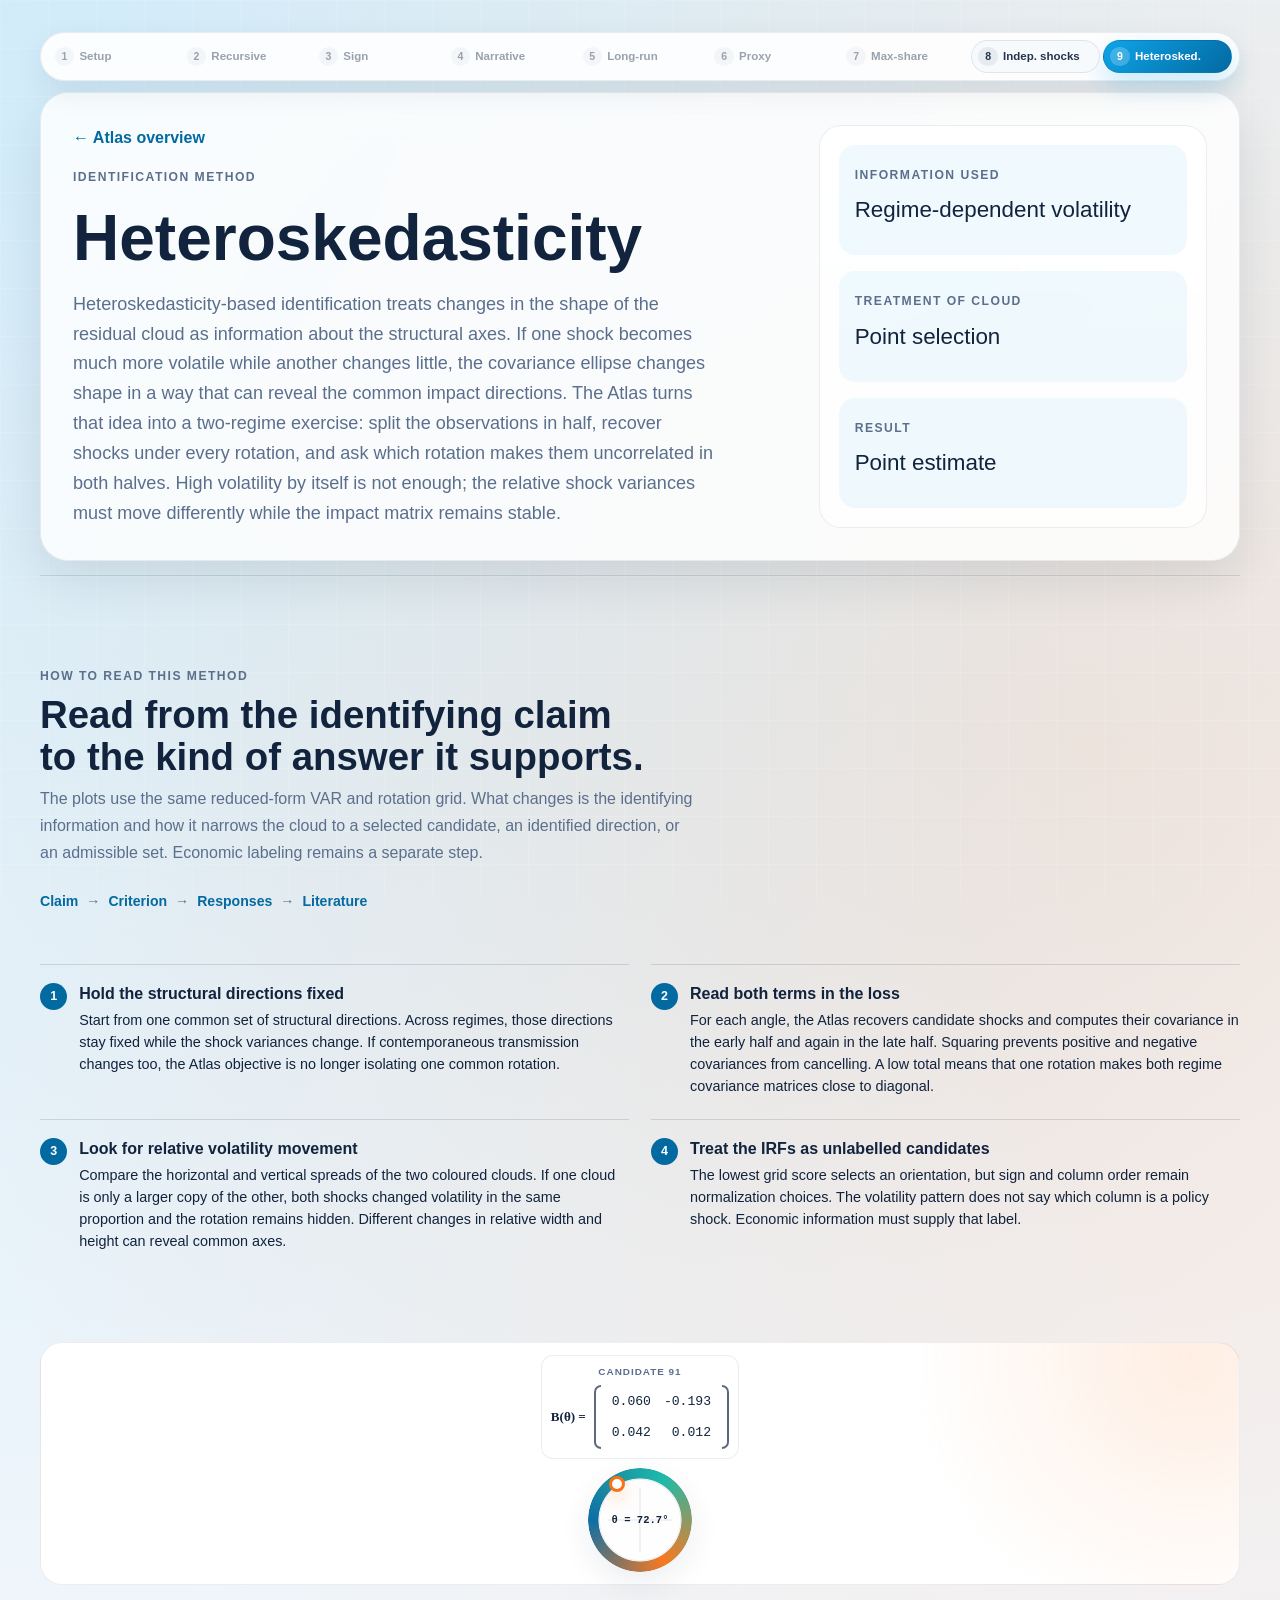
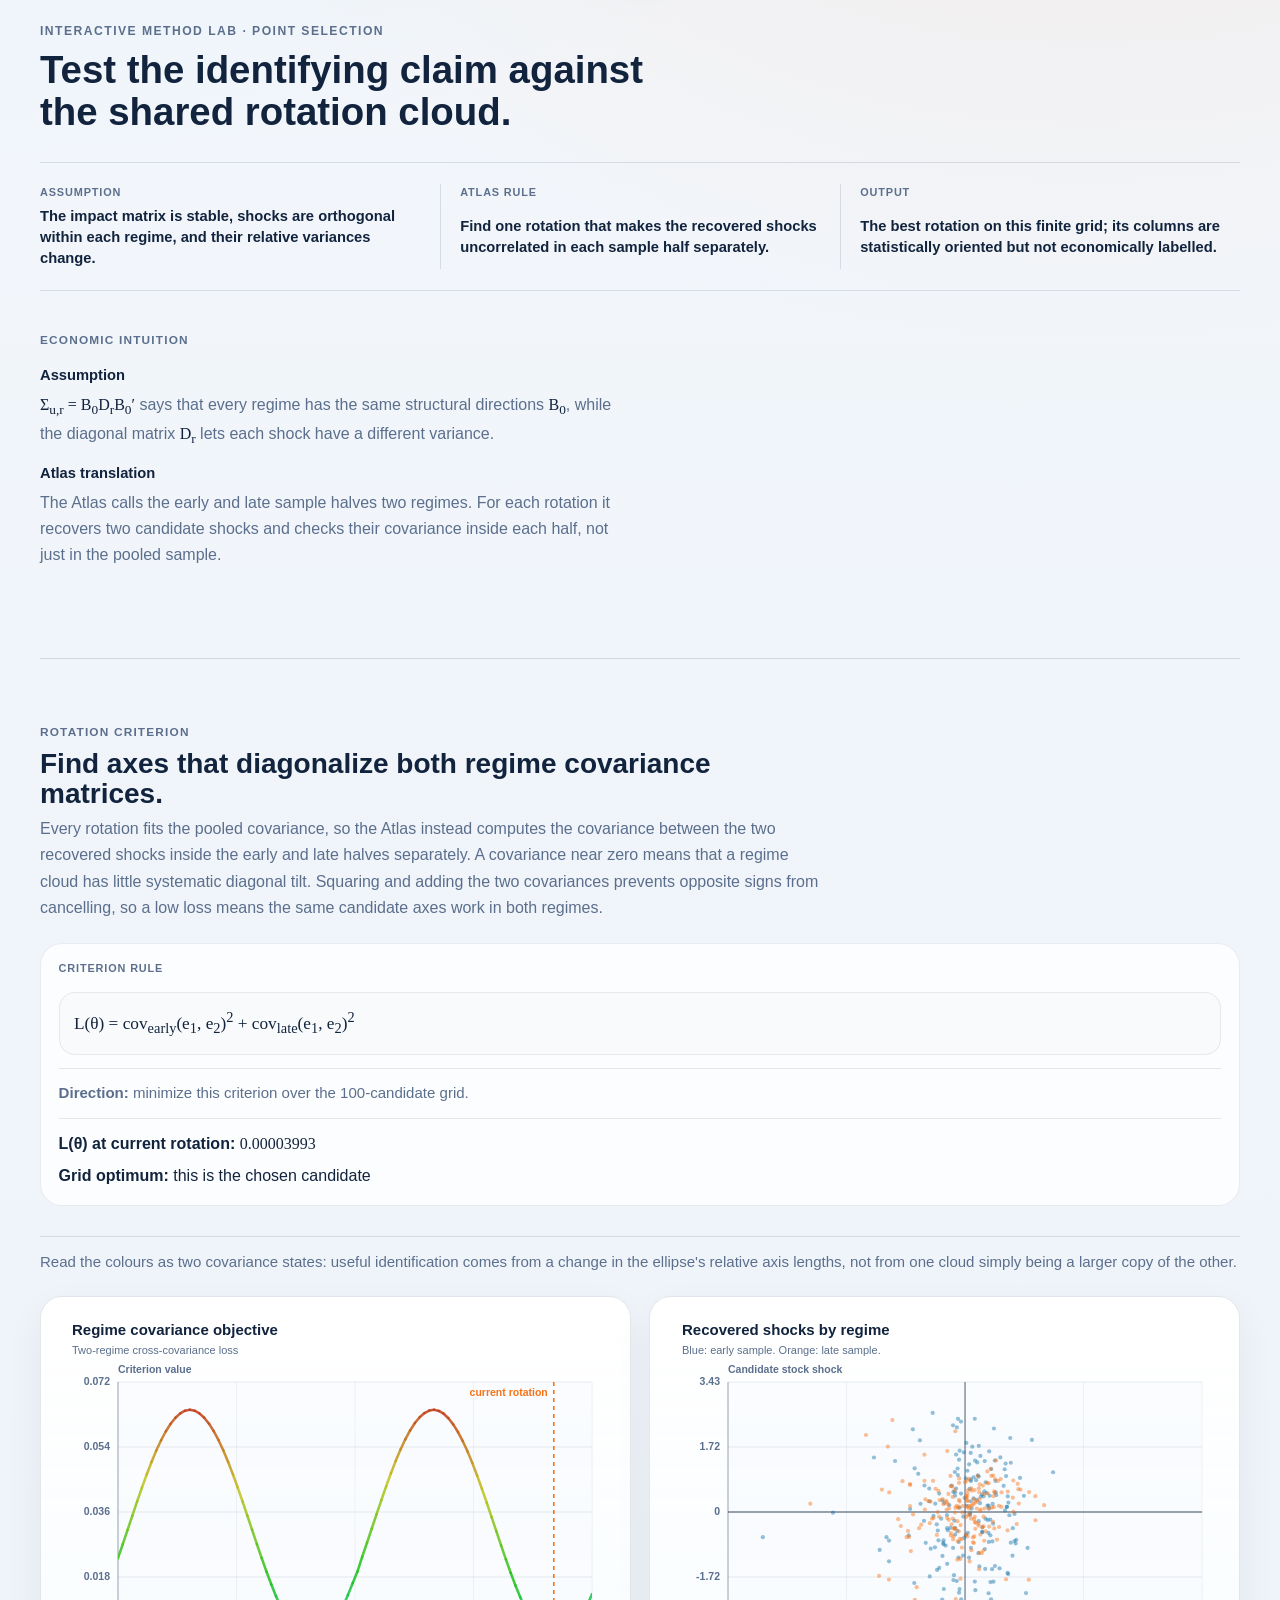
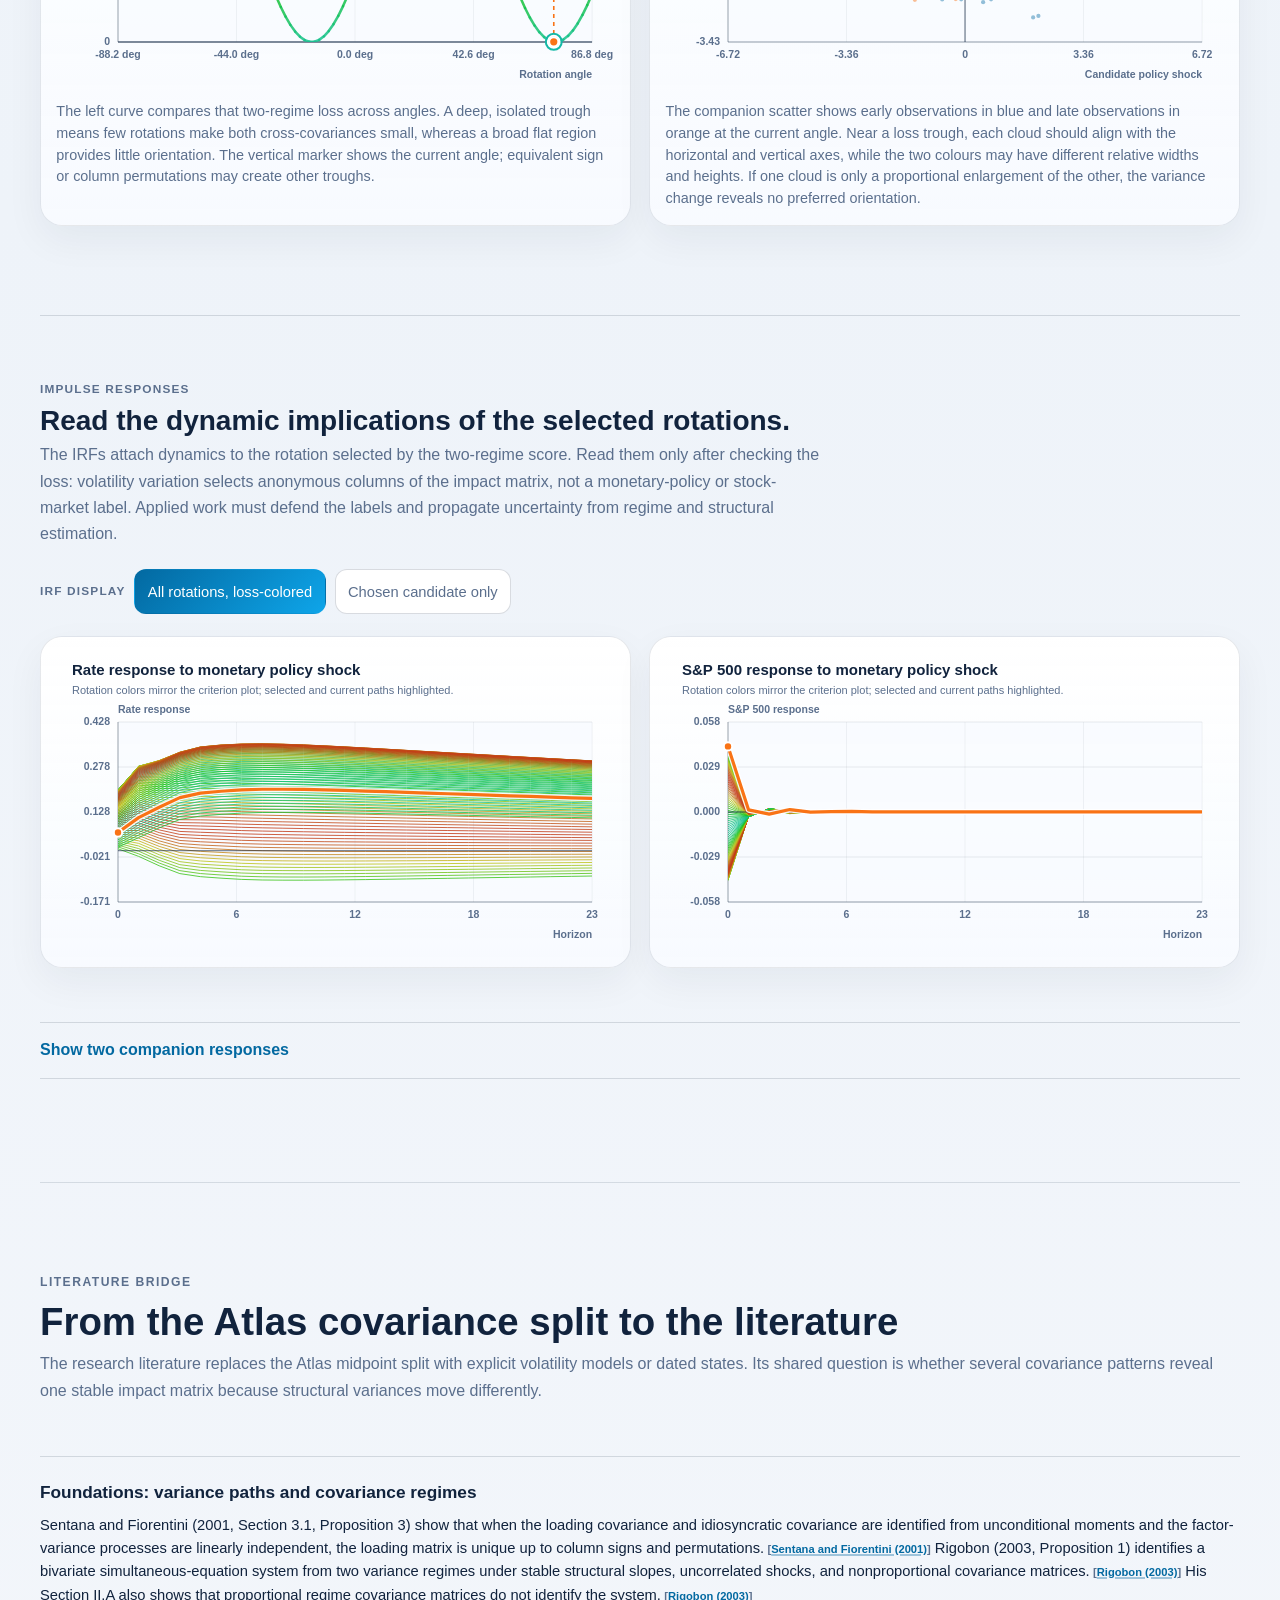
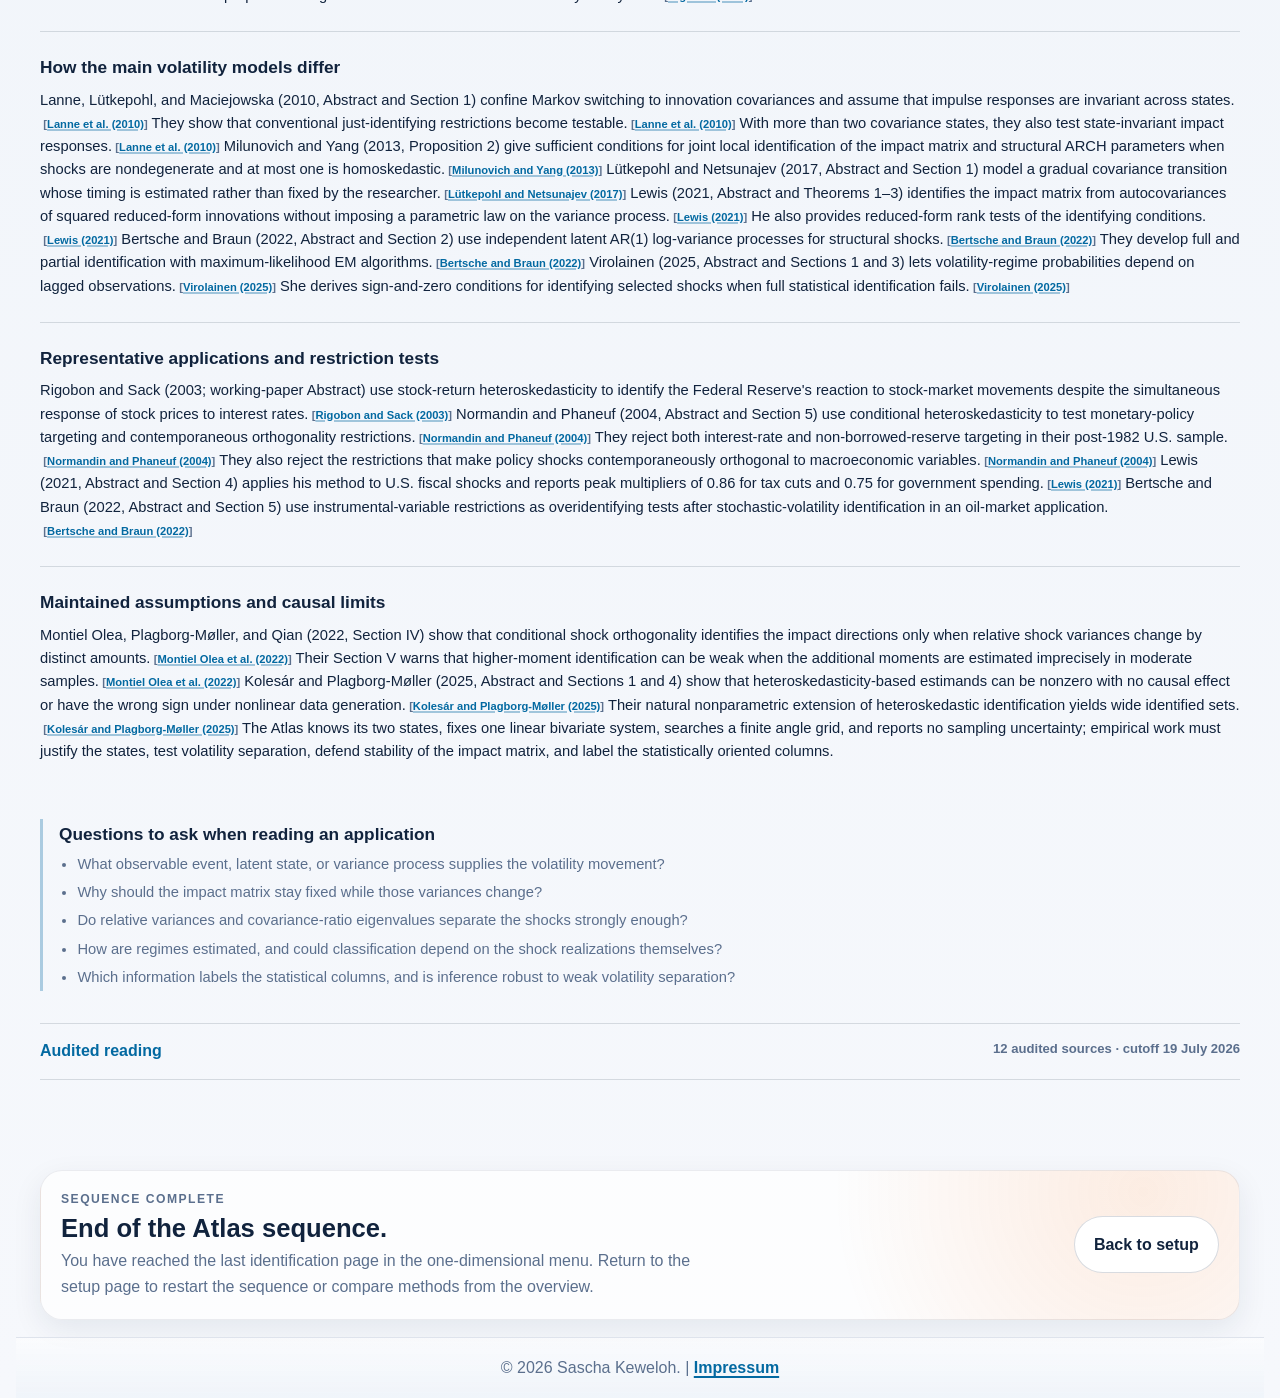
<file: apps/atlas/methods/heteroskedasticity/index.html>
<!DOCTYPE html>
<!-- Generated by source/generate_seo_pages.mjs; edit method.html or the generator. -->
<html lang="en" class="ui-preinit">
<head>
  <meta charset="UTF-8">
  <meta name="viewport" content="width=device-width, initial-scale=1.0">
  <title>Heteroskedasticity SVAR Identification | SVAR Identification Atlas</title>
  <meta
    name="description"
    content="Heteroskedastic identification splits the sample in two and chooses the rotation with the smallest within-regime cross-covariances."
  >
  <!-- SEO:START -->
  <base href="../../">
  <meta id="seo-author" name="author" content="Sascha Keweloh">
  <meta id="seo-robots" name="robots" content="index, follow, max-image-preview:large, max-snippet:-1, max-video-preview:-1">
  <meta name="theme-color" content="#f5f1e8">
  <link id="seo-canonical" rel="canonical" href="https://saschakew.github.io/SVAR-Identification-Atlas/methods/heteroskedasticity/">

  <meta property="og:site_name" content="SVAR Identification Atlas">
  <meta property="og:type" content="article">
  <meta property="og:locale" content="en_US">
  <meta id="seo-og-title" property="og:title" content="Heteroskedasticity SVAR Identification | SVAR Identification Atlas">
  <meta id="seo-og-description" property="og:description" content="Heteroskedastic identification splits the sample in two and chooses the rotation with the smallest within-regime cross-covariances.">
  <meta id="seo-og-url" property="og:url" content="https://saschakew.github.io/SVAR-Identification-Atlas/methods/heteroskedasticity/">
  <meta id="seo-og-image" property="og:image" content="https://saschakew.github.io/SVAR-Identification-Atlas/source/matlab/generated/heteroskedasticity.png">
  <meta property="og:image:width" content="895">
  <meta property="og:image:height" content="678">
  <meta id="seo-og-image-alt" property="og:image:alt" content="Heteroskedasticity identification diagnostic in the SVAR Identification Atlas">

  <meta name="twitter:card" content="summary_large_image">
  <meta id="seo-twitter-title" name="twitter:title" content="Heteroskedasticity SVAR Identification | SVAR Identification Atlas">
  <meta id="seo-twitter-description" name="twitter:description" content="Heteroskedastic identification splits the sample in two and chooses the rotation with the smallest within-regime cross-covariances.">
  <meta id="seo-twitter-image" name="twitter:image" content="https://saschakew.github.io/SVAR-Identification-Atlas/source/matlab/generated/heteroskedasticity.png">
  <meta id="seo-twitter-image-alt" name="twitter:image:alt" content="Heteroskedasticity identification diagnostic in the SVAR Identification Atlas">
  <script id="seo-structured-data" type="application/ld+json">
    {
      "@context": "https://schema.org",
      "@graph": [
        {
          "@type": "LearningResource",
          "@id": "https://saschakew.github.io/SVAR-Identification-Atlas/methods/heteroskedasticity/#learning-resource",
          "url": "https://saschakew.github.io/SVAR-Identification-Atlas/methods/heteroskedasticity/",
          "name": "Heteroskedasticity SVAR Identification",
          "description": "Heteroskedastic identification splits the sample in two and chooses the rotation with the smallest within-regime cross-covariances.",
          "learningResourceType": "Interactive visualization",
          "educationalUse": [
            "Instruction",
            "Research"
          ],
          "about": [
            {
              "@type": "Thing",
              "name": "Heteroskedasticity identification"
            },
            {
              "@type": "Thing",
              "name": "Structural vector autoregression"
            }
          ],
          "isAccessibleForFree": true,
          "inLanguage": "en",
          "image": "https://saschakew.github.io/SVAR-Identification-Atlas/source/matlab/generated/heteroskedasticity.png",
          "author": {
            "@type": "Person",
            "@id": "https://sascha-keweloh.com/#person",
            "name": "Sascha Keweloh",
            "url": "https://sascha-keweloh.com/"
          },
          "isPartOf": {
            "@type": "WebSite",
            "@id": "https://saschakew.github.io/SVAR-Identification-Atlas/#website",
            "name": "SVAR Identification Atlas",
            "url": "https://saschakew.github.io/SVAR-Identification-Atlas/"
          }
        },
        {
          "@type": "BreadcrumbList",
          "itemListElement": [
            {
              "@type": "ListItem",
              "position": 1,
              "name": "SVAR Identification Atlas",
              "item": "https://saschakew.github.io/SVAR-Identification-Atlas/"
            },
            {
              "@type": "ListItem",
              "position": 2,
              "name": "Heteroskedasticity identification",
              "item": "https://saschakew.github.io/SVAR-Identification-Atlas/methods/heteroskedasticity/"
            }
          ]
        }
      ]
    }
  </script>
  <!-- SEO:END -->
  <meta http-equiv="Cache-Control" content="no-cache, no-store, must-revalidate">
  <meta http-equiv="Pragma" content="no-cache">
  <meta http-equiv="Expires" content="0">
  <link rel="stylesheet" href="styles.css?v=20260831-figure-system3">
</head>
<body class="method-page-body">
  <a class="skip-link" href="#main">Skip to content</a>
  <div id="loading-screen" role="status" aria-live="polite" aria-label="Loading the SVAR method page" hidden style="display: none;">
    <div class="loader loader--atlas">
      <p class="loader__eyebrow">Preparing the method page</p>
      <h1 class="loader__headline">Loading the SVAR illustration</h1>
      <p class="loader__copy">Drawing the common rotation grid before the method enters.</p>
      <div class="loader__chart-card">
        <canvas id="loader-time-series" aria-label="Animated loading plot for the interest rate and S&amp;P 500"></canvas>
        <div class="loader__legend" aria-hidden="true">
          <span><i class="loader__swatch loader__swatch--rate"></i>Interest rate</span>
          <span><i class="loader__swatch loader__swatch--sp500"></i>S&amp;P 500</span>
        </div>
      </div>
      <div class="loader__progress" aria-hidden="true">
        <div class="loader__progress-meta">
          <span id="loader-status-text">Loading method diagnostics</span>
          <span id="loader-progress-text">0%</span>
        </div>
        <div class="loader__progress-track">
          <span id="loader-progress-bar"></span>
        </div>
      </div>
    </div>
  </div>

  <main id="main" class="page-shell method-page-shell">
    <nav id="atlas-timeline" class="atlas-timeline" aria-label="Atlas sequence"></nav>

    <section class="hero atlas-hero method-hero" data-reveal>
      <div class="hero__content">
        <a class="method-back-link" href="index.html">&larr; Atlas overview</a>
        <span class="eyebrow">Identification method</span>
        <h1 id="method-page-title">Heteroskedasticity</h1>
        <p id="method-page-summary" class="hero__lede">Heteroskedastic identification splits the sample in two and chooses the rotation with the smallest within-regime cross-covariances.</p>
      </div>
      <aside class="hero-meta" id="method-page-meta"></aside>
    </section>

    <section id="method-reading-guide" class="editorial-section method-reading-guide" data-reveal aria-labelledby="method-reading-heading">
      <div id="method-reading-root"></div>
    </section>

    <div class="method-page-layout">
      <div id="single-method-root" class="method-page-root"></div>
      <aside id="method-cockpit-root" class="method-cockpit-root" aria-label="Rotation controls"></aside>
    </div>

    <section id="method-literature" class="editorial-section method-literature-chapter" data-reveal aria-labelledby="method-literature-heading">
      <div id="method-literature-root"></div>
    </section>

    <section id="method-matlab" class="section-card method-matlab" data-atlas-feature="matlabReplication" data-reveal>
      <div class="section-card__header">
        <span class="section-eyebrow">Matlab</span>
        <h2>Runnable simulated example.</h2>
      </div>
      <div class="matlab-run-guide" aria-label="How to run the Matlab example">
        <div>
          <strong>Run from the project folder</strong>
          <ol>
            <li>Open Matlab in <code>apps/atlas/source/matlab</code>.</li>
            <li>Run this method script, for example <code>atlas_recursive_demo</code>.</li>
            <li>Run <code>atlas_run_all_method_demos</code> to export every method figure set.</li>
          </ol>
        </div>
        <div>
          <strong>Copy into a fresh folder</strong>
          <ol>
            <li>Copy <code>atlas_setup.m</code> and this method script.</li>
            <li>Copy the helper files in the disclosure below.</li>
            <li>Run the method script; it creates diagnostics, all-rotation IRFs, and selected/accepted IRFs.</li>
          </ol>
        </div>
        <p class="matlab-run-guide__note">The ZIP button creates the same folder automatically. If an embedded preview blocks downloads, open this page in a regular browser.</p>
      </div>
      <details class="shared-code-disclosure">
        <summary>Show shared Matlab setup code</summary>
        <div id="method-shared-code-panel"></div>
      </details>
      <div id="method-code-panel"></div>
      <details class="shared-code-disclosure">
        <summary>Show shared Matlab plotting and utility helpers</summary>
        <div id="method-helper-code-panels"></div>
      </details>
    </section>

    <section id="atlas-next-card" class="atlas-next-card" data-reveal aria-label="Next Atlas page"></section>

    <footer class="site-footer" data-reveal>
      <p>
        &copy; 2026 Sascha Keweloh. | <a href="https://sascha-keweloh.com/impressum.html">Impressum</a>
      </p>
    </footer>
  </main>

  <script type="module" src="js/method-page.js?v=20260831-figure-system3"></script>
</body>
</html>
</file>
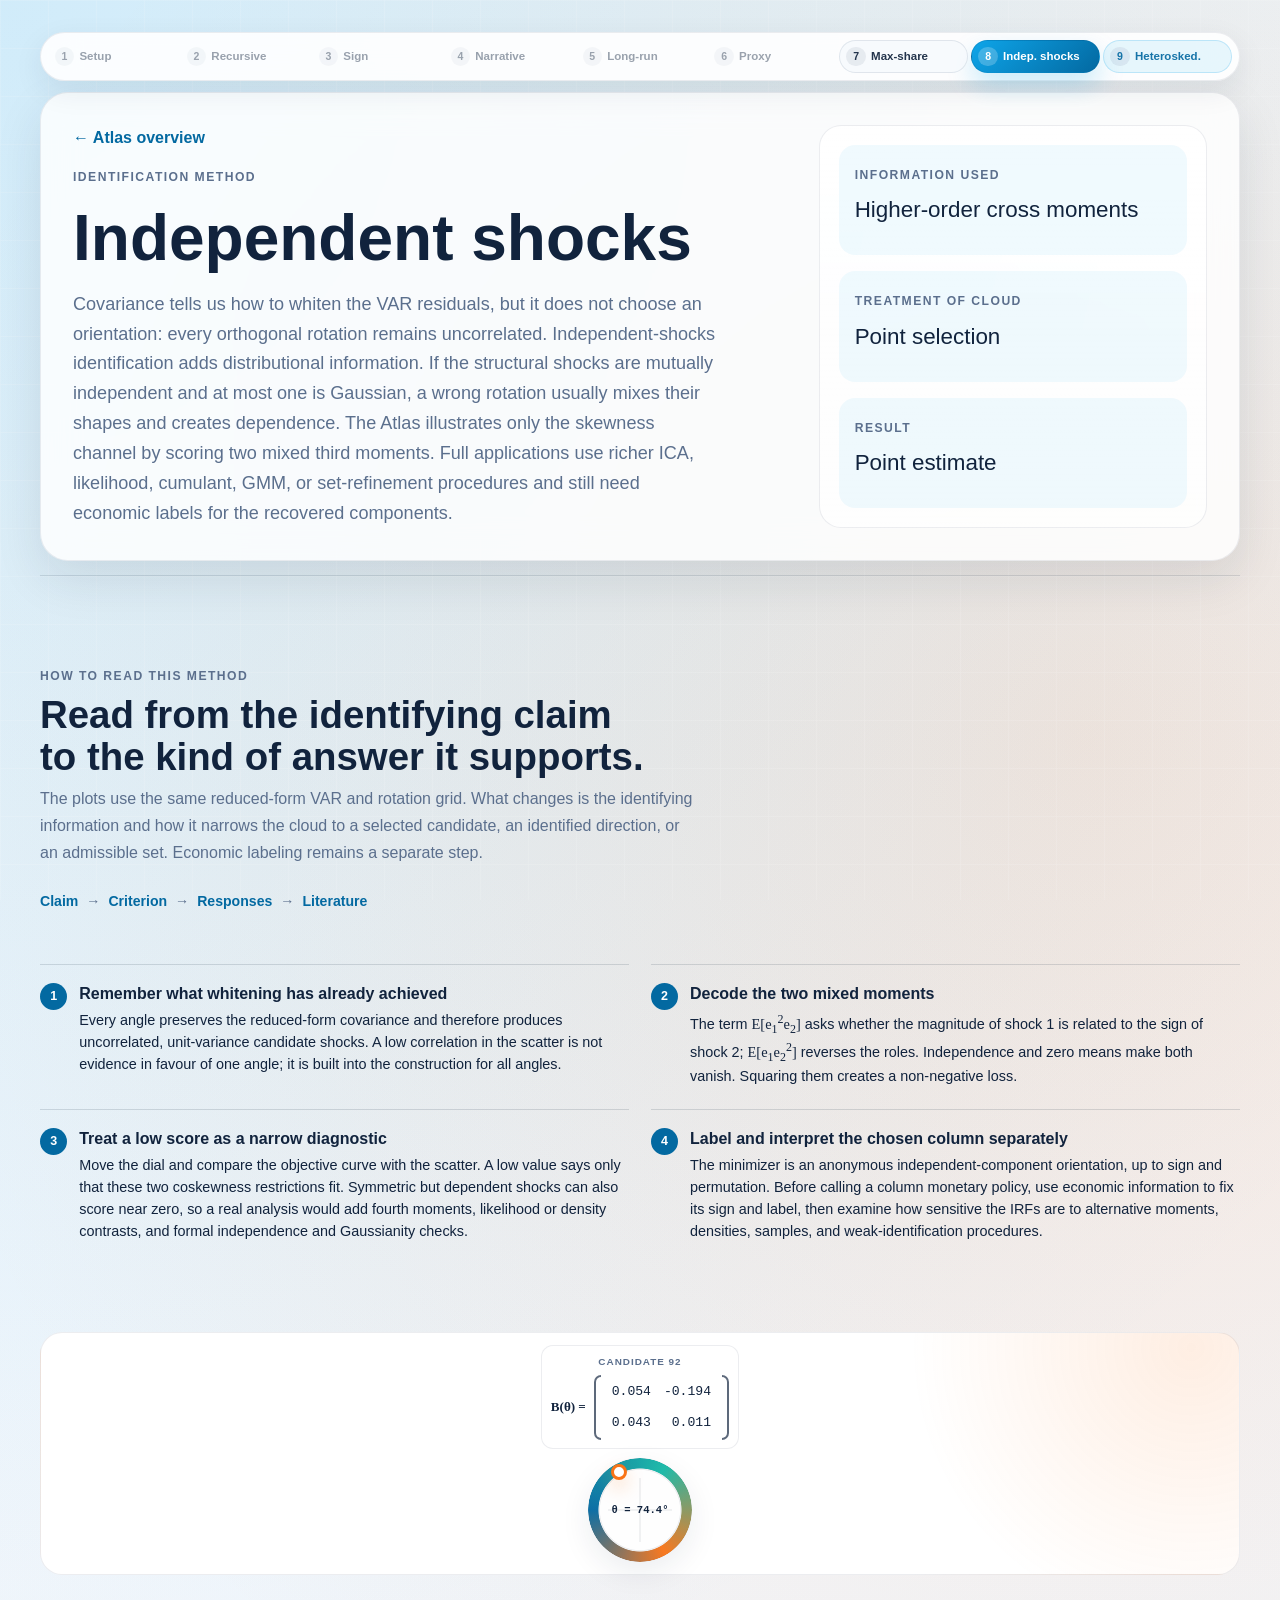
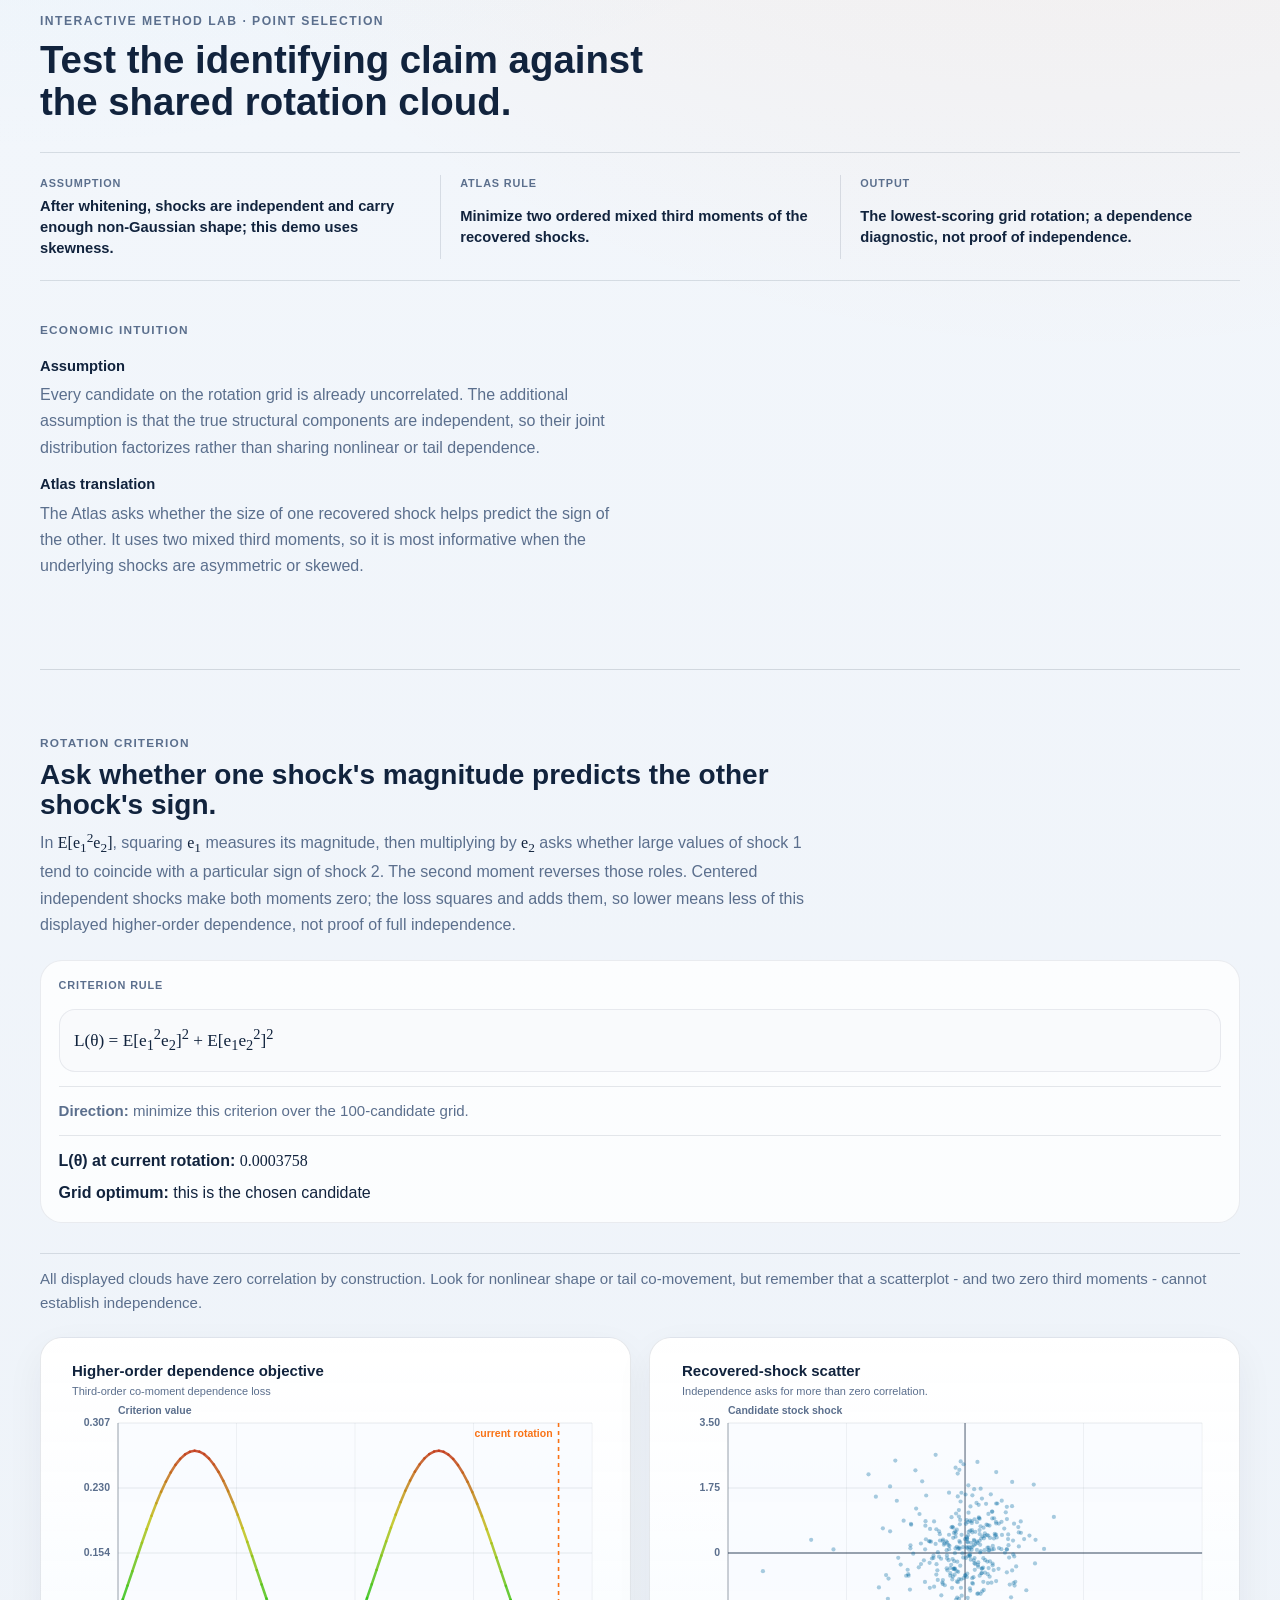
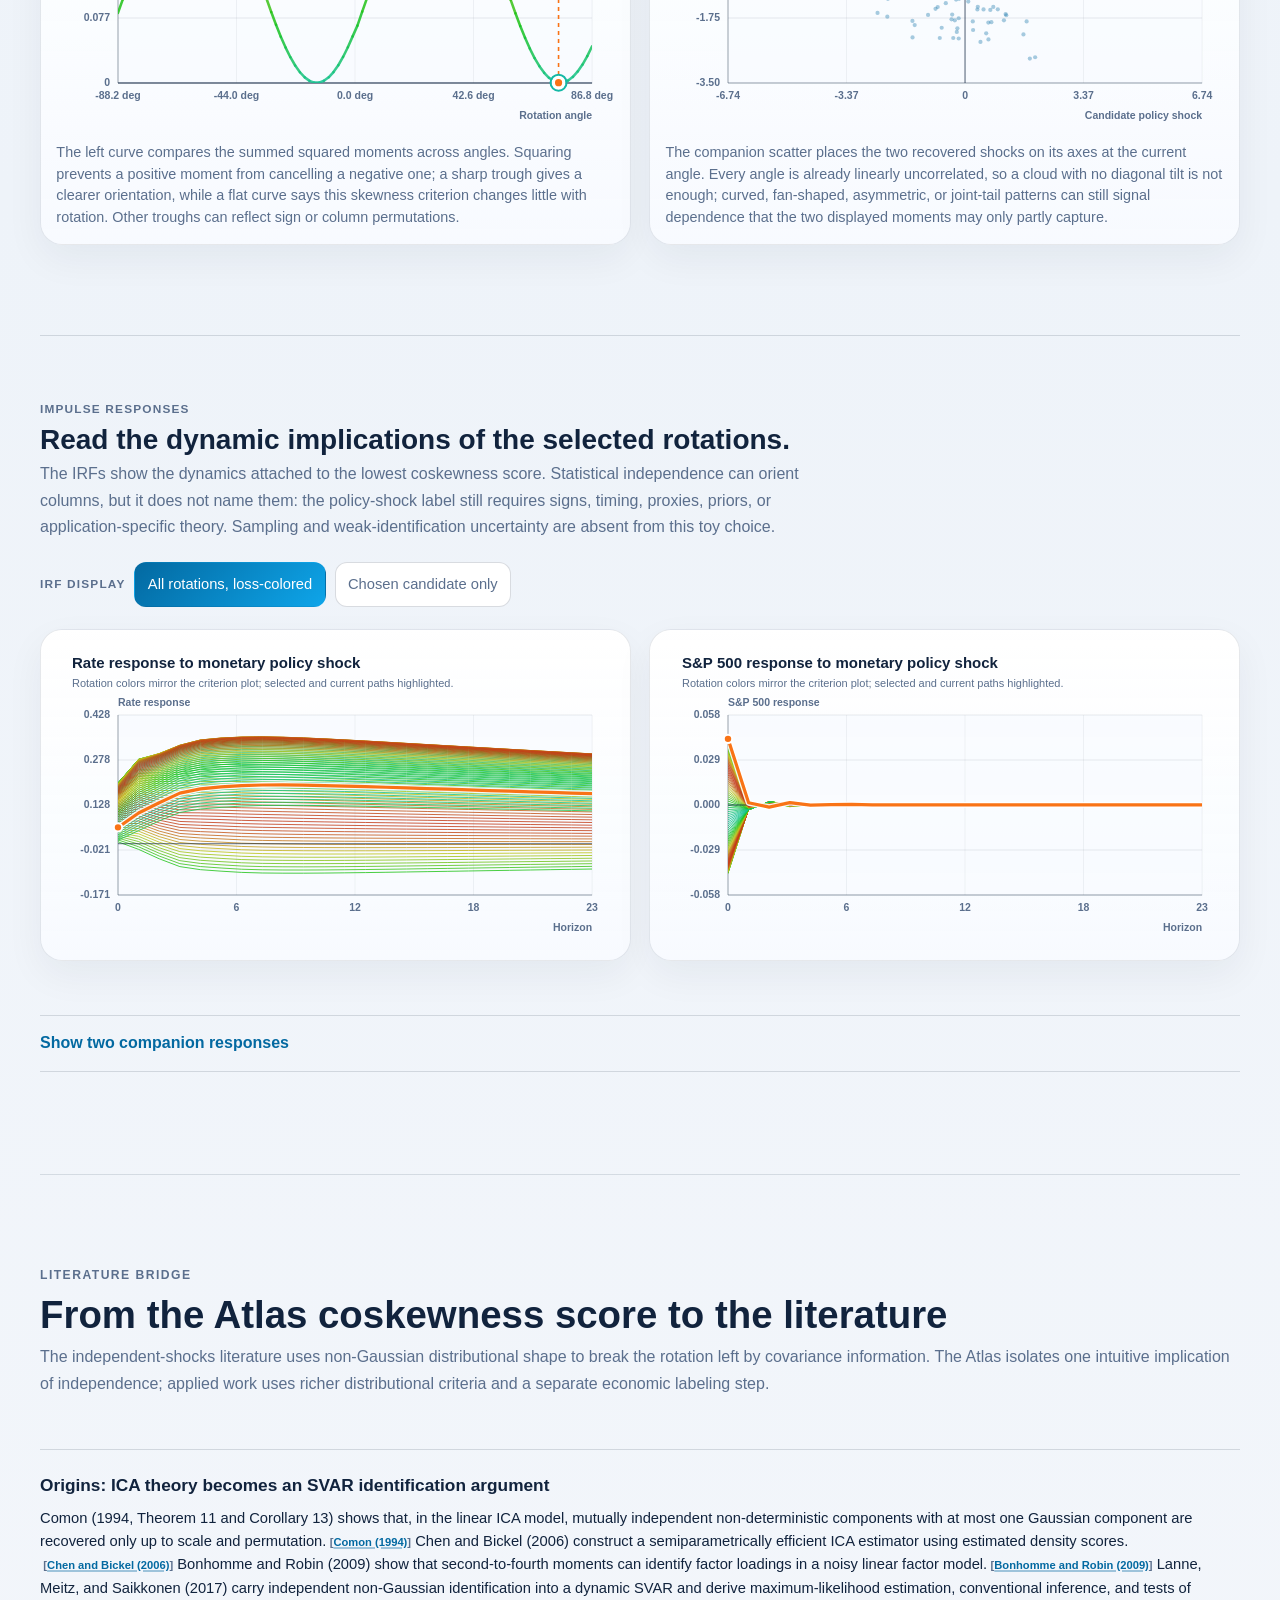
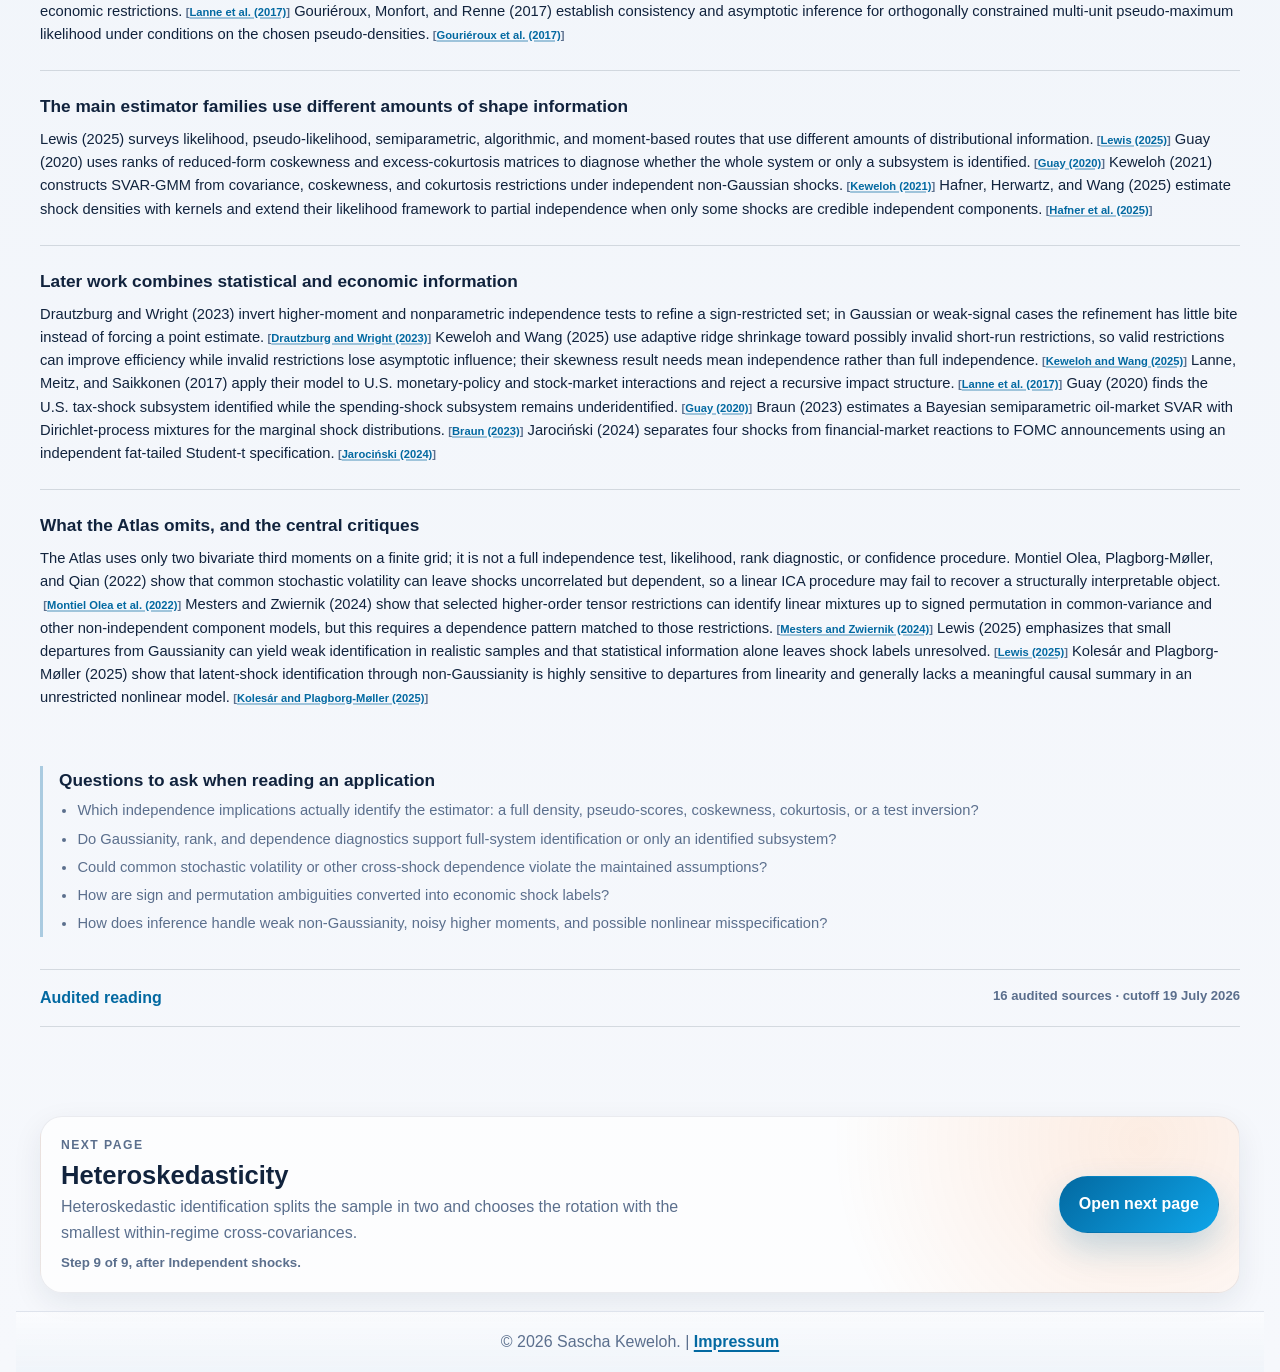
<file: apps/atlas/methods/independent-shocks/index.html>
<!DOCTYPE html>
<!-- Generated by source/generate_seo_pages.mjs; edit method.html or the generator. -->
<html lang="en" class="ui-preinit">
<head>
  <meta charset="UTF-8">
  <meta name="viewport" content="width=device-width, initial-scale=1.0">
  <title>Independent shocks SVAR Identification | SVAR Identification Atlas</title>
  <meta
    name="description"
    content="Independent-shocks identification goes beyond zero covariance and picks the rotation with the smallest third-order cross-moment objective."
  >
  <!-- SEO:START -->
  <base href="../../">
  <meta id="seo-author" name="author" content="Sascha Keweloh">
  <meta id="seo-robots" name="robots" content="index, follow, max-image-preview:large, max-snippet:-1, max-video-preview:-1">
  <meta name="theme-color" content="#f5f1e8">
  <link id="seo-canonical" rel="canonical" href="https://saschakew.github.io/SVAR-Identification-Atlas/methods/independent-shocks/">

  <meta property="og:site_name" content="SVAR Identification Atlas">
  <meta property="og:type" content="article">
  <meta property="og:locale" content="en_US">
  <meta id="seo-og-title" property="og:title" content="Independent shocks SVAR Identification | SVAR Identification Atlas">
  <meta id="seo-og-description" property="og:description" content="Independent-shocks identification goes beyond zero covariance and picks the rotation with the smallest third-order cross-moment objective.">
  <meta id="seo-og-url" property="og:url" content="https://saschakew.github.io/SVAR-Identification-Atlas/methods/independent-shocks/">
  <meta id="seo-og-image" property="og:image" content="https://saschakew.github.io/SVAR-Identification-Atlas/source/matlab/generated/independent-shocks.png">
  <meta property="og:image:width" content="896">
  <meta property="og:image:height" content="678">
  <meta id="seo-og-image-alt" property="og:image:alt" content="Independent shocks identification diagnostic in the SVAR Identification Atlas">

  <meta name="twitter:card" content="summary_large_image">
  <meta id="seo-twitter-title" name="twitter:title" content="Independent shocks SVAR Identification | SVAR Identification Atlas">
  <meta id="seo-twitter-description" name="twitter:description" content="Independent-shocks identification goes beyond zero covariance and picks the rotation with the smallest third-order cross-moment objective.">
  <meta id="seo-twitter-image" name="twitter:image" content="https://saschakew.github.io/SVAR-Identification-Atlas/source/matlab/generated/independent-shocks.png">
  <meta id="seo-twitter-image-alt" name="twitter:image:alt" content="Independent shocks identification diagnostic in the SVAR Identification Atlas">
  <script id="seo-structured-data" type="application/ld+json">
    {
      "@context": "https://schema.org",
      "@graph": [
        {
          "@type": "LearningResource",
          "@id": "https://saschakew.github.io/SVAR-Identification-Atlas/methods/independent-shocks/#learning-resource",
          "url": "https://saschakew.github.io/SVAR-Identification-Atlas/methods/independent-shocks/",
          "name": "Independent shocks SVAR Identification",
          "description": "Independent-shocks identification goes beyond zero covariance and picks the rotation with the smallest third-order cross-moment objective.",
          "learningResourceType": "Interactive visualization",
          "educationalUse": [
            "Instruction",
            "Research"
          ],
          "about": [
            {
              "@type": "Thing",
              "name": "Independent shocks identification"
            },
            {
              "@type": "Thing",
              "name": "Structural vector autoregression"
            }
          ],
          "isAccessibleForFree": true,
          "inLanguage": "en",
          "image": "https://saschakew.github.io/SVAR-Identification-Atlas/source/matlab/generated/independent-shocks.png",
          "author": {
            "@type": "Person",
            "@id": "https://sascha-keweloh.com/#person",
            "name": "Sascha Keweloh",
            "url": "https://sascha-keweloh.com/"
          },
          "isPartOf": {
            "@type": "WebSite",
            "@id": "https://saschakew.github.io/SVAR-Identification-Atlas/#website",
            "name": "SVAR Identification Atlas",
            "url": "https://saschakew.github.io/SVAR-Identification-Atlas/"
          }
        },
        {
          "@type": "BreadcrumbList",
          "itemListElement": [
            {
              "@type": "ListItem",
              "position": 1,
              "name": "SVAR Identification Atlas",
              "item": "https://saschakew.github.io/SVAR-Identification-Atlas/"
            },
            {
              "@type": "ListItem",
              "position": 2,
              "name": "Independent shocks identification",
              "item": "https://saschakew.github.io/SVAR-Identification-Atlas/methods/independent-shocks/"
            }
          ]
        }
      ]
    }
  </script>
  <!-- SEO:END -->
  <meta http-equiv="Cache-Control" content="no-cache, no-store, must-revalidate">
  <meta http-equiv="Pragma" content="no-cache">
  <meta http-equiv="Expires" content="0">
  <link rel="stylesheet" href="styles.css?v=20260831-figure-system3">
</head>
<body class="method-page-body">
  <a class="skip-link" href="#main">Skip to content</a>
  <div id="loading-screen" role="status" aria-live="polite" aria-label="Loading the SVAR method page" hidden style="display: none;">
    <div class="loader loader--atlas">
      <p class="loader__eyebrow">Preparing the method page</p>
      <h1 class="loader__headline">Loading the SVAR illustration</h1>
      <p class="loader__copy">Drawing the common rotation grid before the method enters.</p>
      <div class="loader__chart-card">
        <canvas id="loader-time-series" aria-label="Animated loading plot for the interest rate and S&amp;P 500"></canvas>
        <div class="loader__legend" aria-hidden="true">
          <span><i class="loader__swatch loader__swatch--rate"></i>Interest rate</span>
          <span><i class="loader__swatch loader__swatch--sp500"></i>S&amp;P 500</span>
        </div>
      </div>
      <div class="loader__progress" aria-hidden="true">
        <div class="loader__progress-meta">
          <span id="loader-status-text">Loading method diagnostics</span>
          <span id="loader-progress-text">0%</span>
        </div>
        <div class="loader__progress-track">
          <span id="loader-progress-bar"></span>
        </div>
      </div>
    </div>
  </div>

  <main id="main" class="page-shell method-page-shell">
    <nav id="atlas-timeline" class="atlas-timeline" aria-label="Atlas sequence"></nav>

    <section class="hero atlas-hero method-hero" data-reveal>
      <div class="hero__content">
        <a class="method-back-link" href="index.html">&larr; Atlas overview</a>
        <span class="eyebrow">Identification method</span>
        <h1 id="method-page-title">Independent shocks</h1>
        <p id="method-page-summary" class="hero__lede">Independent-shocks identification goes beyond zero covariance and picks the rotation with the smallest third-order cross-moment objective.</p>
      </div>
      <aside class="hero-meta" id="method-page-meta"></aside>
    </section>

    <section id="method-reading-guide" class="editorial-section method-reading-guide" data-reveal aria-labelledby="method-reading-heading">
      <div id="method-reading-root"></div>
    </section>

    <div class="method-page-layout">
      <div id="single-method-root" class="method-page-root"></div>
      <aside id="method-cockpit-root" class="method-cockpit-root" aria-label="Rotation controls"></aside>
    </div>

    <section id="method-literature" class="editorial-section method-literature-chapter" data-reveal aria-labelledby="method-literature-heading">
      <div id="method-literature-root"></div>
    </section>

    <section id="method-matlab" class="section-card method-matlab" data-atlas-feature="matlabReplication" data-reveal>
      <div class="section-card__header">
        <span class="section-eyebrow">Matlab</span>
        <h2>Runnable simulated example.</h2>
      </div>
      <div class="matlab-run-guide" aria-label="How to run the Matlab example">
        <div>
          <strong>Run from the project folder</strong>
          <ol>
            <li>Open Matlab in <code>apps/atlas/source/matlab</code>.</li>
            <li>Run this method script, for example <code>atlas_recursive_demo</code>.</li>
            <li>Run <code>atlas_run_all_method_demos</code> to export every method figure set.</li>
          </ol>
        </div>
        <div>
          <strong>Copy into a fresh folder</strong>
          <ol>
            <li>Copy <code>atlas_setup.m</code> and this method script.</li>
            <li>Copy the helper files in the disclosure below.</li>
            <li>Run the method script; it creates diagnostics, all-rotation IRFs, and selected/accepted IRFs.</li>
          </ol>
        </div>
        <p class="matlab-run-guide__note">The ZIP button creates the same folder automatically. If an embedded preview blocks downloads, open this page in a regular browser.</p>
      </div>
      <details class="shared-code-disclosure">
        <summary>Show shared Matlab setup code</summary>
        <div id="method-shared-code-panel"></div>
      </details>
      <div id="method-code-panel"></div>
      <details class="shared-code-disclosure">
        <summary>Show shared Matlab plotting and utility helpers</summary>
        <div id="method-helper-code-panels"></div>
      </details>
    </section>

    <section id="atlas-next-card" class="atlas-next-card" data-reveal aria-label="Next Atlas page"></section>

    <footer class="site-footer" data-reveal>
      <p>
        &copy; 2026 Sascha Keweloh. | <a href="https://sascha-keweloh.com/impressum.html">Impressum</a>
      </p>
    </footer>
  </main>

  <script type="module" src="js/method-page.js?v=20260831-figure-system3"></script>
</body>
</html>
</file>
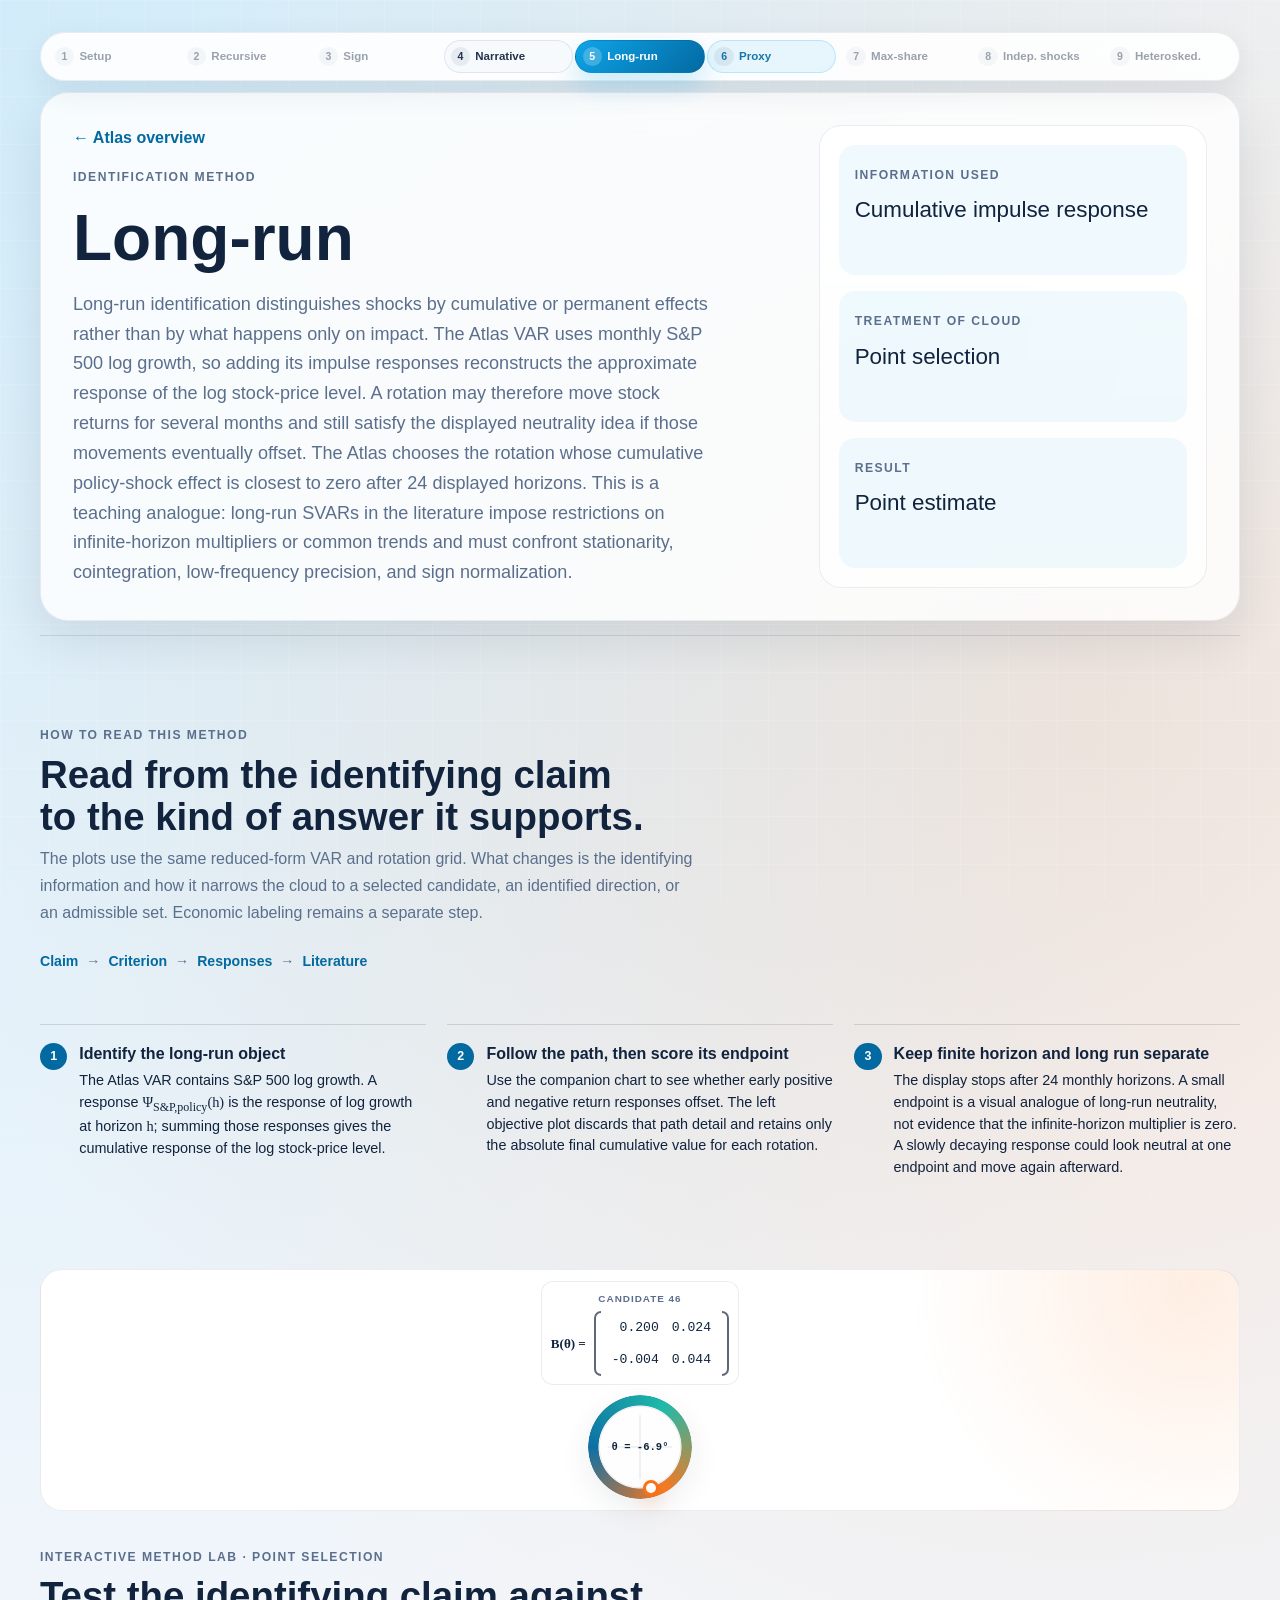
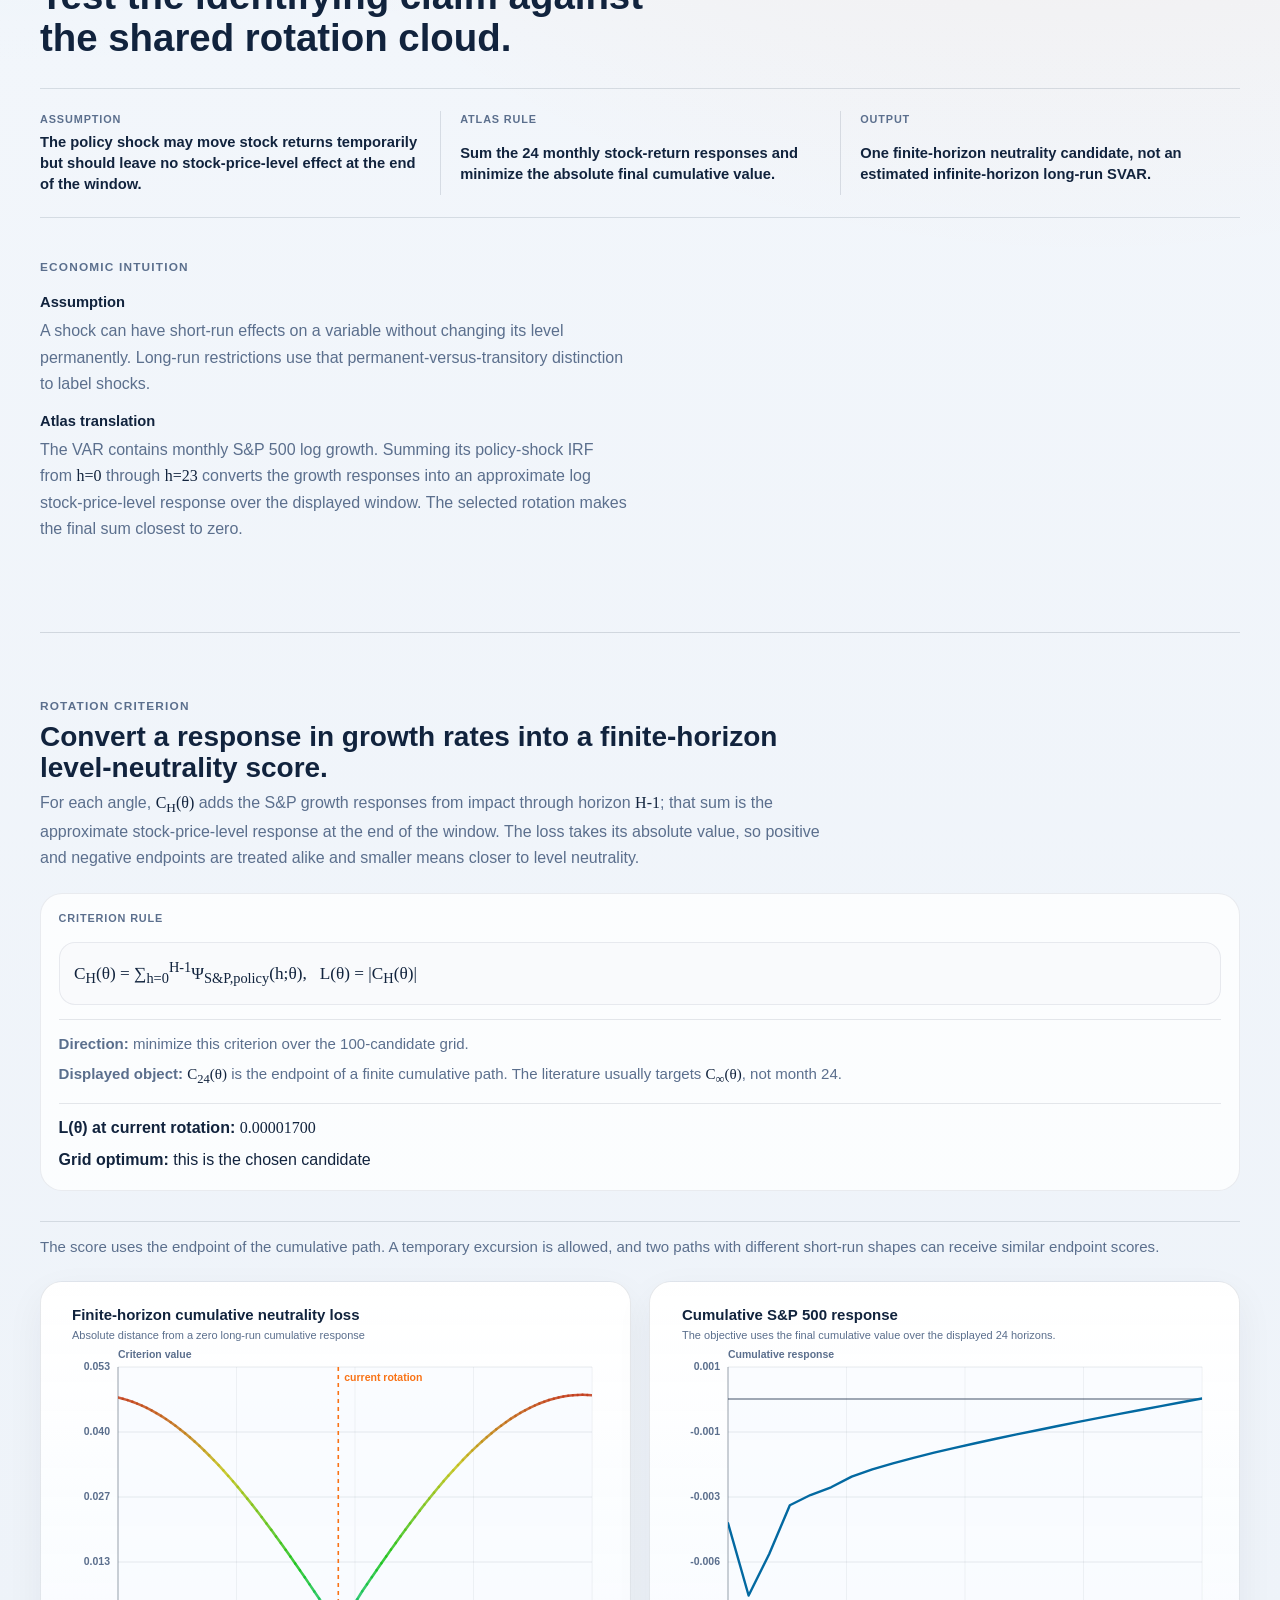
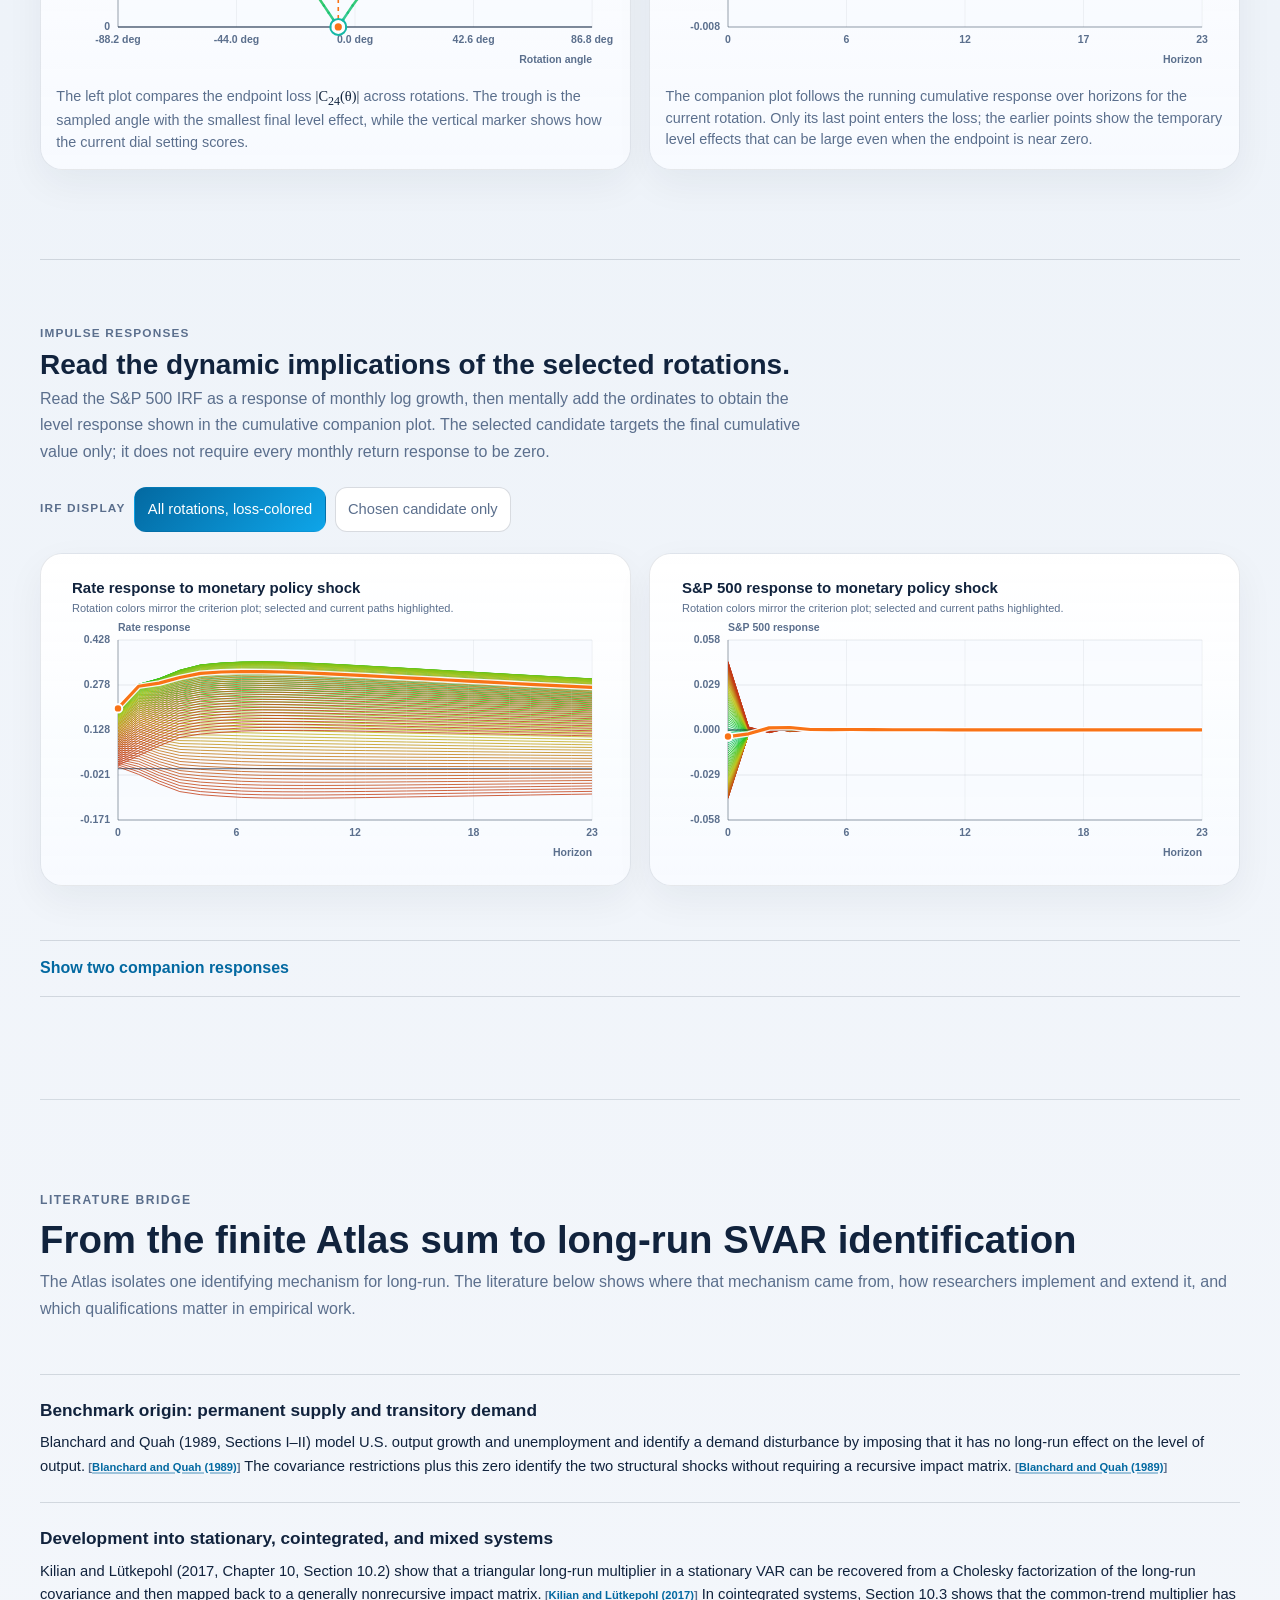
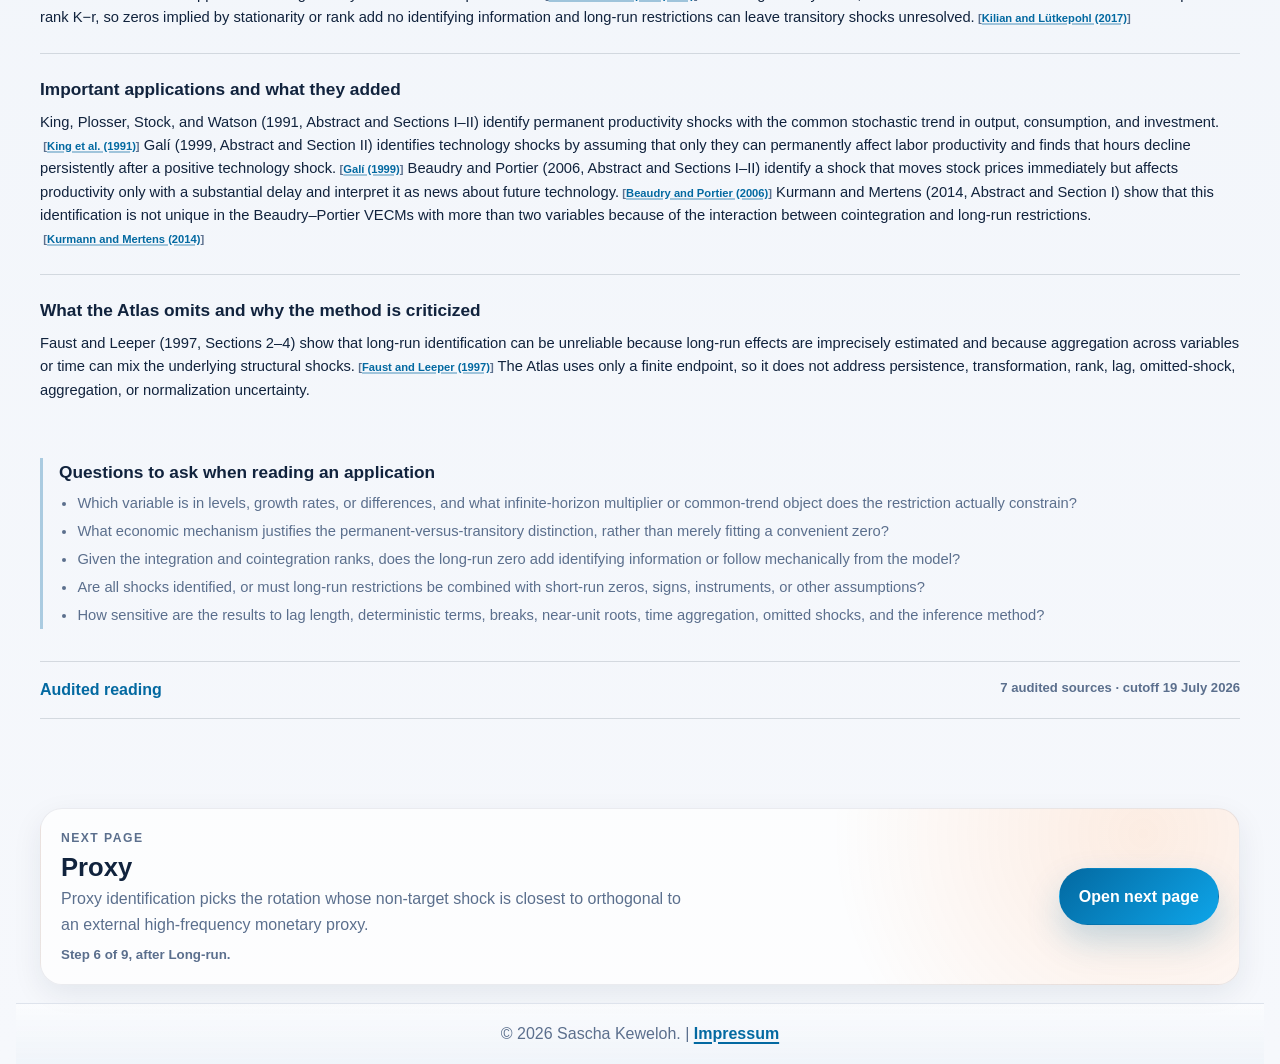
<file: apps/atlas/methods/long-run/index.html>
<!DOCTYPE html>
<!-- Generated by source/generate_seo_pages.mjs; edit method.html or the generator. -->
<html lang="en" class="ui-preinit">
<head>
  <meta charset="UTF-8">
  <meta name="viewport" content="width=device-width, initial-scale=1.0">
  <title>Long-run SVAR Identification | SVAR Identification Atlas</title>
  <meta
    name="description"
    content="Long-run identification picks the rotation whose cumulative S&amp;P 500 response to the monetary policy shock is closest to zero."
  >
  <!-- SEO:START -->
  <base href="../../">
  <meta id="seo-author" name="author" content="Sascha Keweloh">
  <meta id="seo-robots" name="robots" content="index, follow, max-image-preview:large, max-snippet:-1, max-video-preview:-1">
  <meta name="theme-color" content="#f5f1e8">
  <link id="seo-canonical" rel="canonical" href="https://saschakew.github.io/SVAR-Identification-Atlas/methods/long-run/">

  <meta property="og:site_name" content="SVAR Identification Atlas">
  <meta property="og:type" content="article">
  <meta property="og:locale" content="en_US">
  <meta id="seo-og-title" property="og:title" content="Long-run SVAR Identification | SVAR Identification Atlas">
  <meta id="seo-og-description" property="og:description" content="Long-run identification picks the rotation whose cumulative S&amp;P 500 response to the monetary policy shock is closest to zero.">
  <meta id="seo-og-url" property="og:url" content="https://saschakew.github.io/SVAR-Identification-Atlas/methods/long-run/">
  <meta id="seo-og-image" property="og:image" content="https://saschakew.github.io/SVAR-Identification-Atlas/source/matlab/generated/long-run.png">
  <meta property="og:image:width" content="893">
  <meta property="og:image:height" content="678">
  <meta id="seo-og-image-alt" property="og:image:alt" content="Long-run identification diagnostic in the SVAR Identification Atlas">

  <meta name="twitter:card" content="summary_large_image">
  <meta id="seo-twitter-title" name="twitter:title" content="Long-run SVAR Identification | SVAR Identification Atlas">
  <meta id="seo-twitter-description" name="twitter:description" content="Long-run identification picks the rotation whose cumulative S&amp;P 500 response to the monetary policy shock is closest to zero.">
  <meta id="seo-twitter-image" name="twitter:image" content="https://saschakew.github.io/SVAR-Identification-Atlas/source/matlab/generated/long-run.png">
  <meta id="seo-twitter-image-alt" name="twitter:image:alt" content="Long-run identification diagnostic in the SVAR Identification Atlas">
  <script id="seo-structured-data" type="application/ld+json">
    {
      "@context": "https://schema.org",
      "@graph": [
        {
          "@type": "LearningResource",
          "@id": "https://saschakew.github.io/SVAR-Identification-Atlas/methods/long-run/#learning-resource",
          "url": "https://saschakew.github.io/SVAR-Identification-Atlas/methods/long-run/",
          "name": "Long-run SVAR Identification",
          "description": "Long-run identification picks the rotation whose cumulative S&P 500 response to the monetary policy shock is closest to zero.",
          "learningResourceType": "Interactive visualization",
          "educationalUse": [
            "Instruction",
            "Research"
          ],
          "about": [
            {
              "@type": "Thing",
              "name": "Long-run identification"
            },
            {
              "@type": "Thing",
              "name": "Structural vector autoregression"
            }
          ],
          "isAccessibleForFree": true,
          "inLanguage": "en",
          "image": "https://saschakew.github.io/SVAR-Identification-Atlas/source/matlab/generated/long-run.png",
          "author": {
            "@type": "Person",
            "@id": "https://sascha-keweloh.com/#person",
            "name": "Sascha Keweloh",
            "url": "https://sascha-keweloh.com/"
          },
          "isPartOf": {
            "@type": "WebSite",
            "@id": "https://saschakew.github.io/SVAR-Identification-Atlas/#website",
            "name": "SVAR Identification Atlas",
            "url": "https://saschakew.github.io/SVAR-Identification-Atlas/"
          }
        },
        {
          "@type": "BreadcrumbList",
          "itemListElement": [
            {
              "@type": "ListItem",
              "position": 1,
              "name": "SVAR Identification Atlas",
              "item": "https://saschakew.github.io/SVAR-Identification-Atlas/"
            },
            {
              "@type": "ListItem",
              "position": 2,
              "name": "Long-run identification",
              "item": "https://saschakew.github.io/SVAR-Identification-Atlas/methods/long-run/"
            }
          ]
        }
      ]
    }
  </script>
  <!-- SEO:END -->
  <meta http-equiv="Cache-Control" content="no-cache, no-store, must-revalidate">
  <meta http-equiv="Pragma" content="no-cache">
  <meta http-equiv="Expires" content="0">
  <link rel="stylesheet" href="styles.css?v=20260831-figure-system3">
</head>
<body class="method-page-body">
  <a class="skip-link" href="#main">Skip to content</a>
  <div id="loading-screen" role="status" aria-live="polite" aria-label="Loading the SVAR method page" hidden style="display: none;">
    <div class="loader loader--atlas">
      <p class="loader__eyebrow">Preparing the method page</p>
      <h1 class="loader__headline">Loading the SVAR illustration</h1>
      <p class="loader__copy">Drawing the common rotation grid before the method enters.</p>
      <div class="loader__chart-card">
        <canvas id="loader-time-series" aria-label="Animated loading plot for the interest rate and S&amp;P 500"></canvas>
        <div class="loader__legend" aria-hidden="true">
          <span><i class="loader__swatch loader__swatch--rate"></i>Interest rate</span>
          <span><i class="loader__swatch loader__swatch--sp500"></i>S&amp;P 500</span>
        </div>
      </div>
      <div class="loader__progress" aria-hidden="true">
        <div class="loader__progress-meta">
          <span id="loader-status-text">Loading method diagnostics</span>
          <span id="loader-progress-text">0%</span>
        </div>
        <div class="loader__progress-track">
          <span id="loader-progress-bar"></span>
        </div>
      </div>
    </div>
  </div>

  <main id="main" class="page-shell method-page-shell">
    <nav id="atlas-timeline" class="atlas-timeline" aria-label="Atlas sequence"></nav>

    <section class="hero atlas-hero method-hero" data-reveal>
      <div class="hero__content">
        <a class="method-back-link" href="index.html">&larr; Atlas overview</a>
        <span class="eyebrow">Identification method</span>
        <h1 id="method-page-title">Long-run</h1>
        <p id="method-page-summary" class="hero__lede">Long-run identification picks the rotation whose cumulative S&amp;P 500 response to the monetary policy shock is closest to zero.</p>
      </div>
      <aside class="hero-meta" id="method-page-meta"></aside>
    </section>

    <section id="method-reading-guide" class="editorial-section method-reading-guide" data-reveal aria-labelledby="method-reading-heading">
      <div id="method-reading-root"></div>
    </section>

    <div class="method-page-layout">
      <div id="single-method-root" class="method-page-root"></div>
      <aside id="method-cockpit-root" class="method-cockpit-root" aria-label="Rotation controls"></aside>
    </div>

    <section id="method-literature" class="editorial-section method-literature-chapter" data-reveal aria-labelledby="method-literature-heading">
      <div id="method-literature-root"></div>
    </section>

    <section id="method-matlab" class="section-card method-matlab" data-atlas-feature="matlabReplication" data-reveal>
      <div class="section-card__header">
        <span class="section-eyebrow">Matlab</span>
        <h2>Runnable simulated example.</h2>
      </div>
      <div class="matlab-run-guide" aria-label="How to run the Matlab example">
        <div>
          <strong>Run from the project folder</strong>
          <ol>
            <li>Open Matlab in <code>apps/atlas/source/matlab</code>.</li>
            <li>Run this method script, for example <code>atlas_recursive_demo</code>.</li>
            <li>Run <code>atlas_run_all_method_demos</code> to export every method figure set.</li>
          </ol>
        </div>
        <div>
          <strong>Copy into a fresh folder</strong>
          <ol>
            <li>Copy <code>atlas_setup.m</code> and this method script.</li>
            <li>Copy the helper files in the disclosure below.</li>
            <li>Run the method script; it creates diagnostics, all-rotation IRFs, and selected/accepted IRFs.</li>
          </ol>
        </div>
        <p class="matlab-run-guide__note">The ZIP button creates the same folder automatically. If an embedded preview blocks downloads, open this page in a regular browser.</p>
      </div>
      <details class="shared-code-disclosure">
        <summary>Show shared Matlab setup code</summary>
        <div id="method-shared-code-panel"></div>
      </details>
      <div id="method-code-panel"></div>
      <details class="shared-code-disclosure">
        <summary>Show shared Matlab plotting and utility helpers</summary>
        <div id="method-helper-code-panels"></div>
      </details>
    </section>

    <section id="atlas-next-card" class="atlas-next-card" data-reveal aria-label="Next Atlas page"></section>

    <footer class="site-footer" data-reveal>
      <p>
        &copy; 2026 Sascha Keweloh. | <a href="https://sascha-keweloh.com/impressum.html">Impressum</a>
      </p>
    </footer>
  </main>

  <script type="module" src="js/method-page.js?v=20260831-figure-system3"></script>
</body>
</html>
</file>
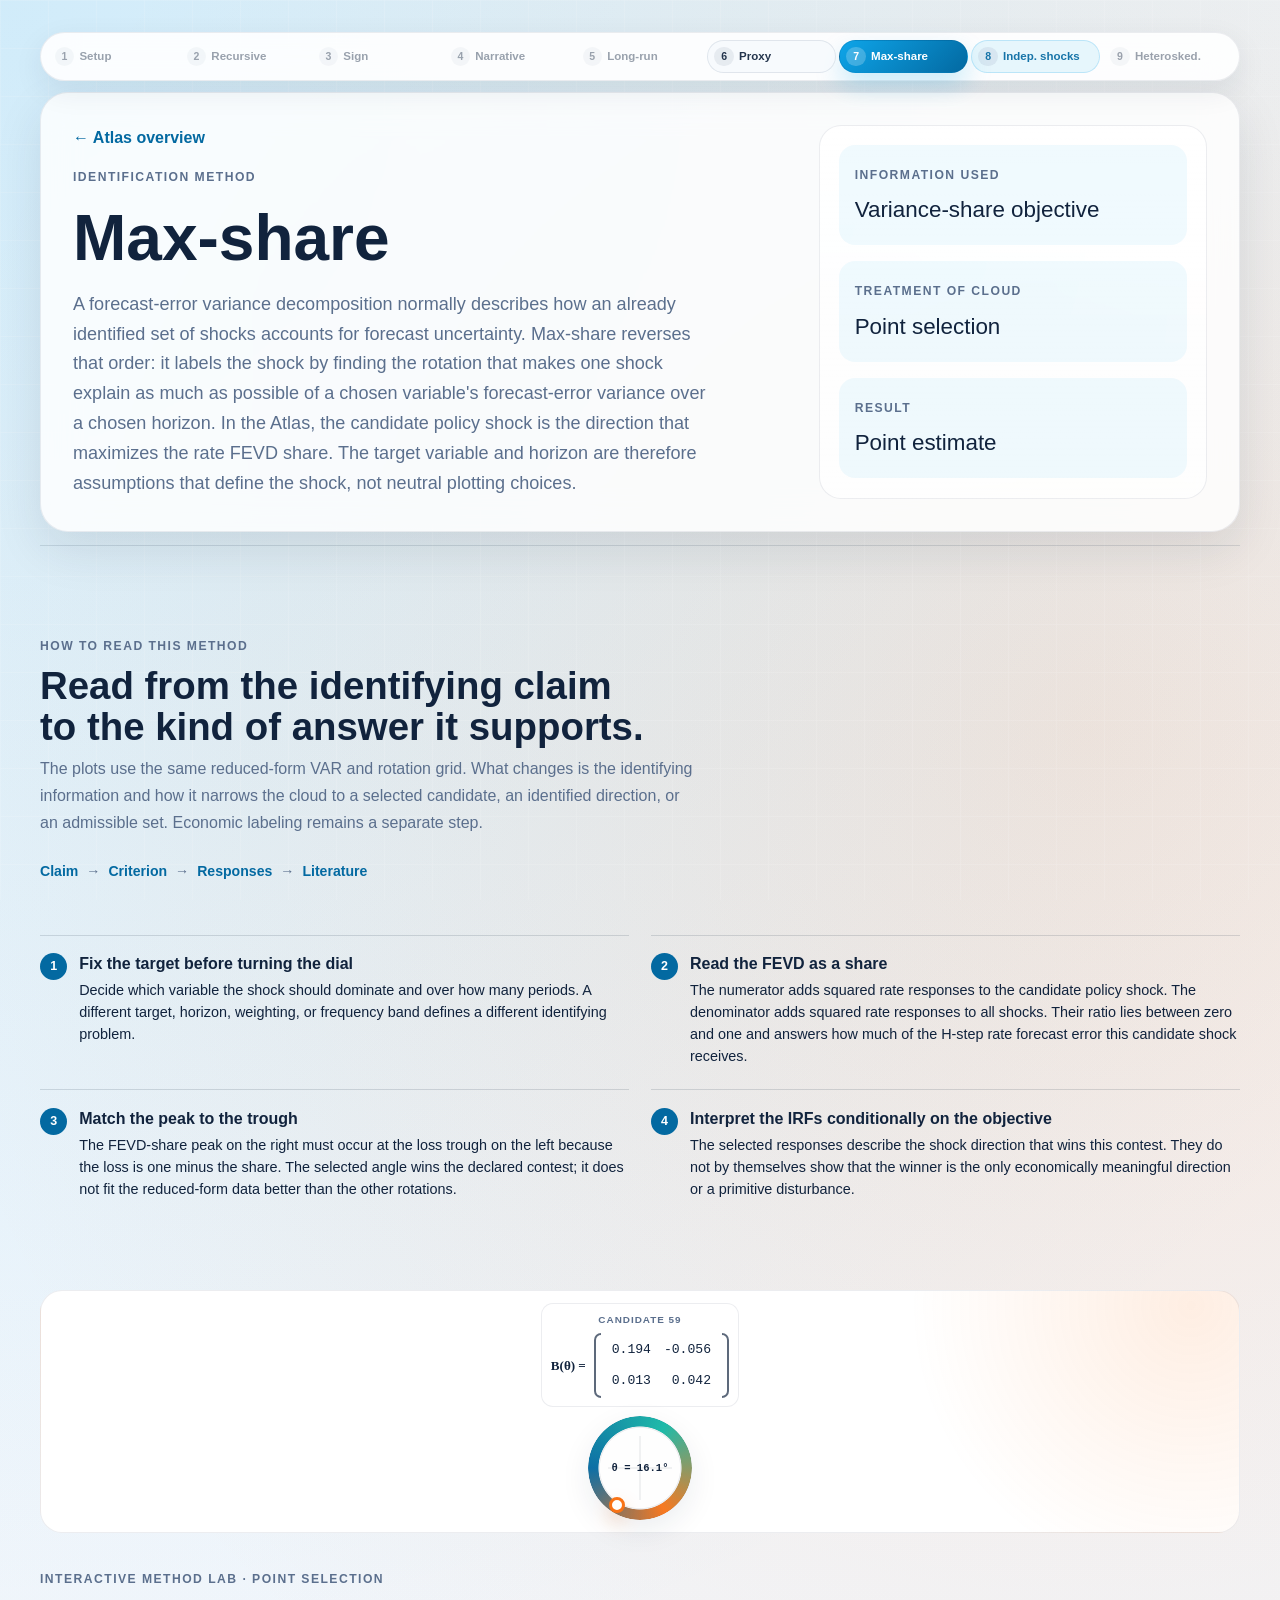
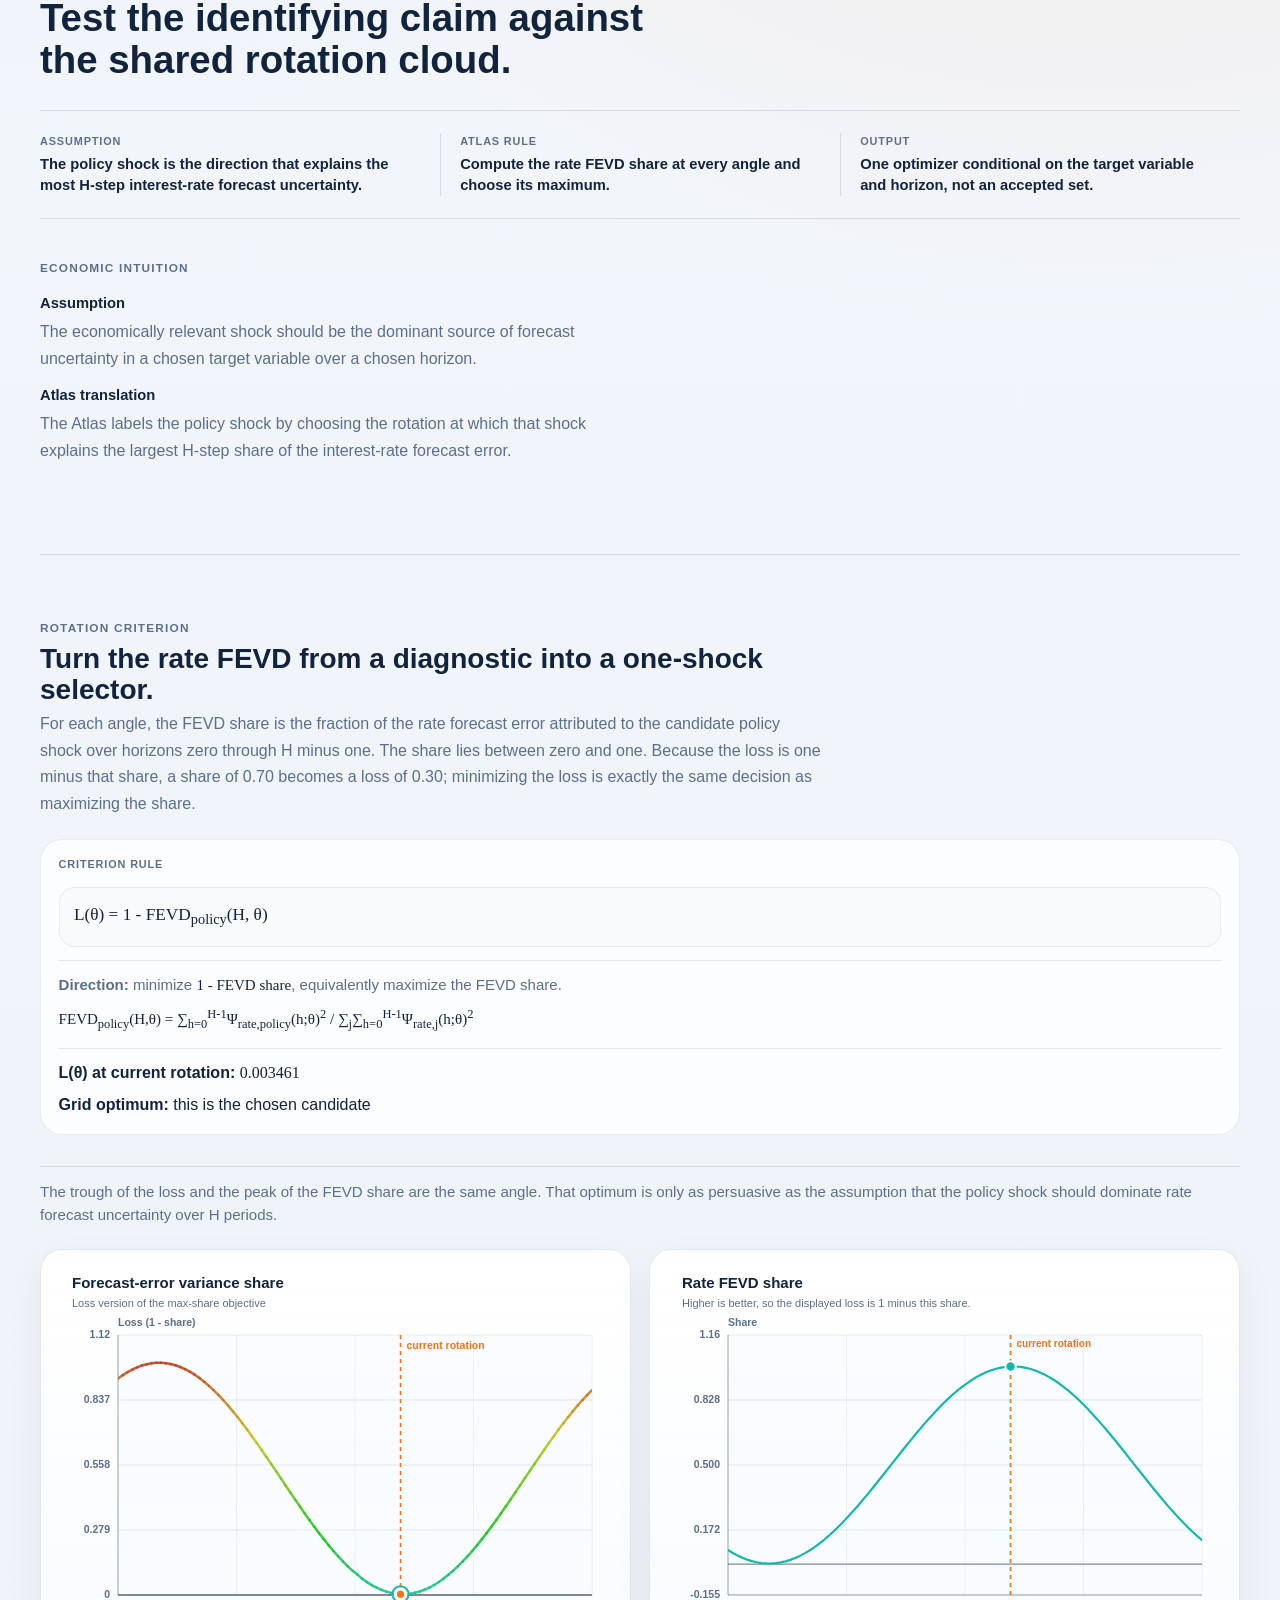
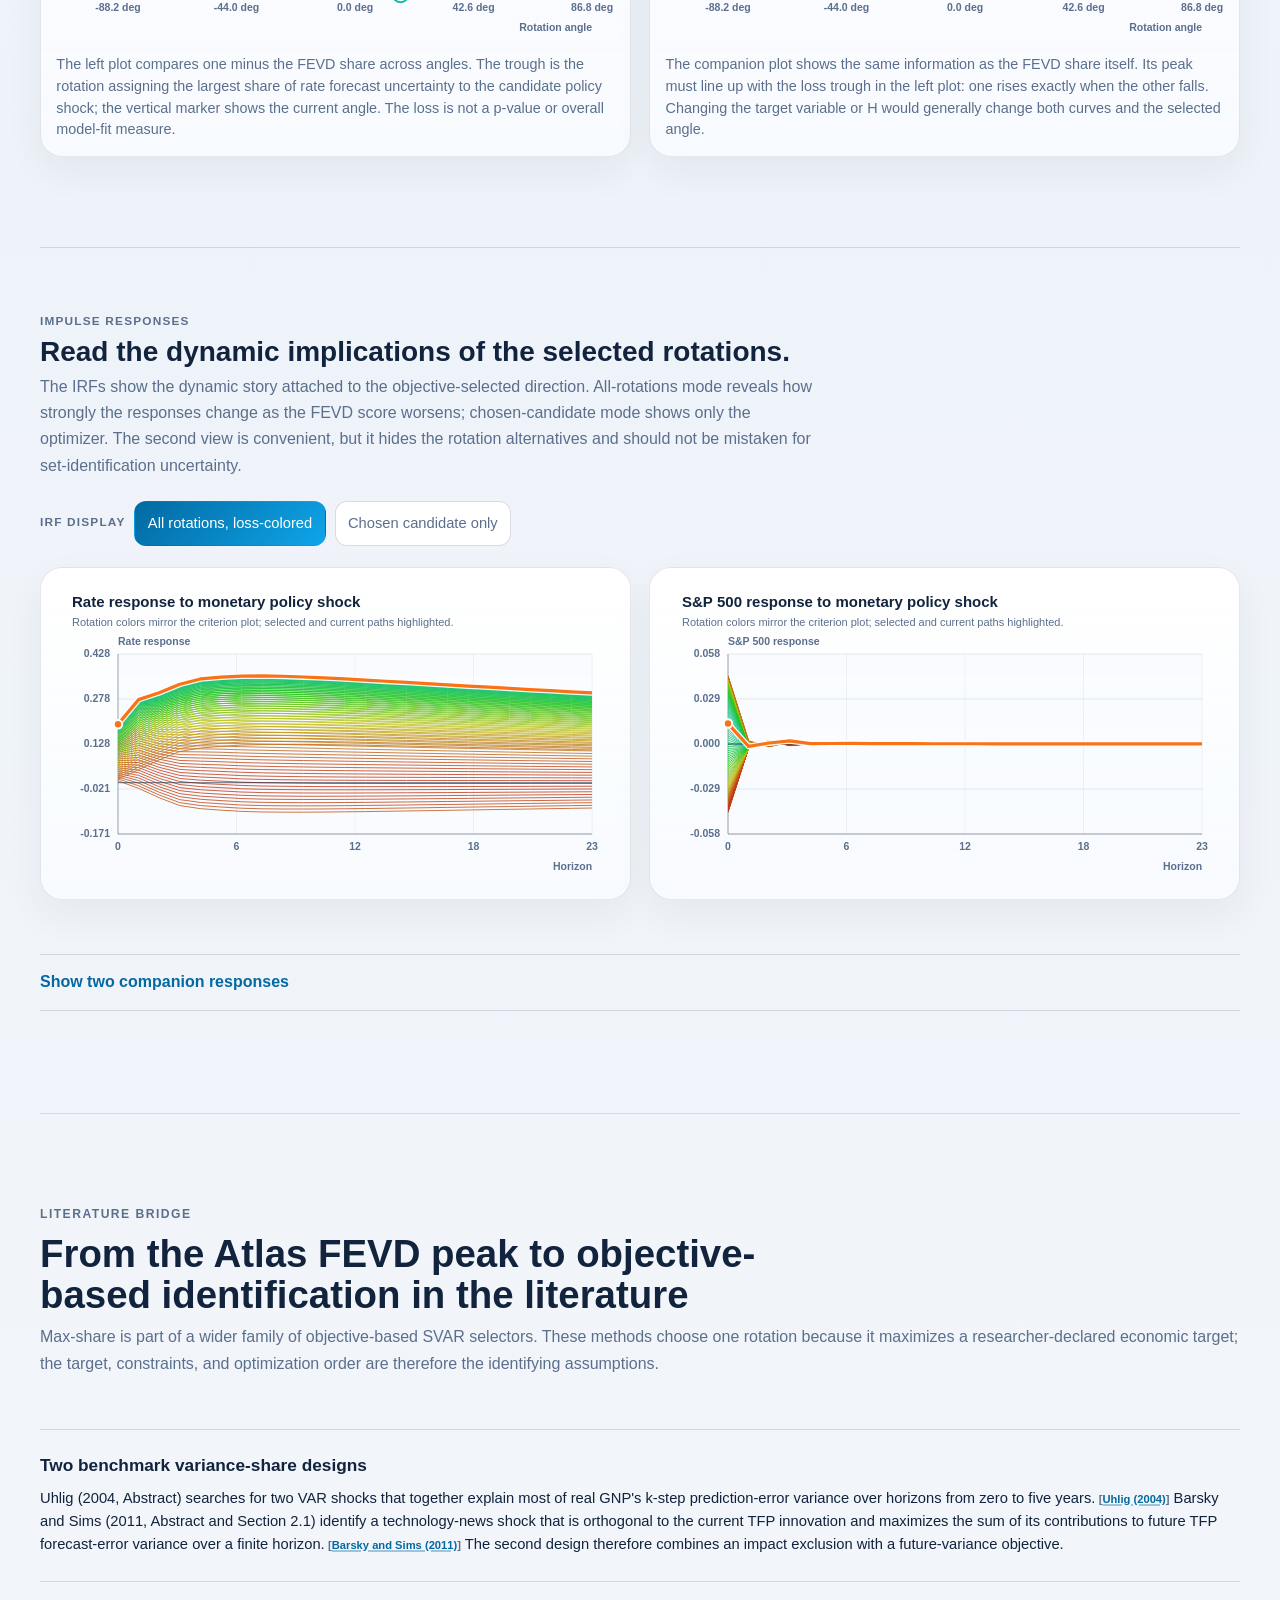
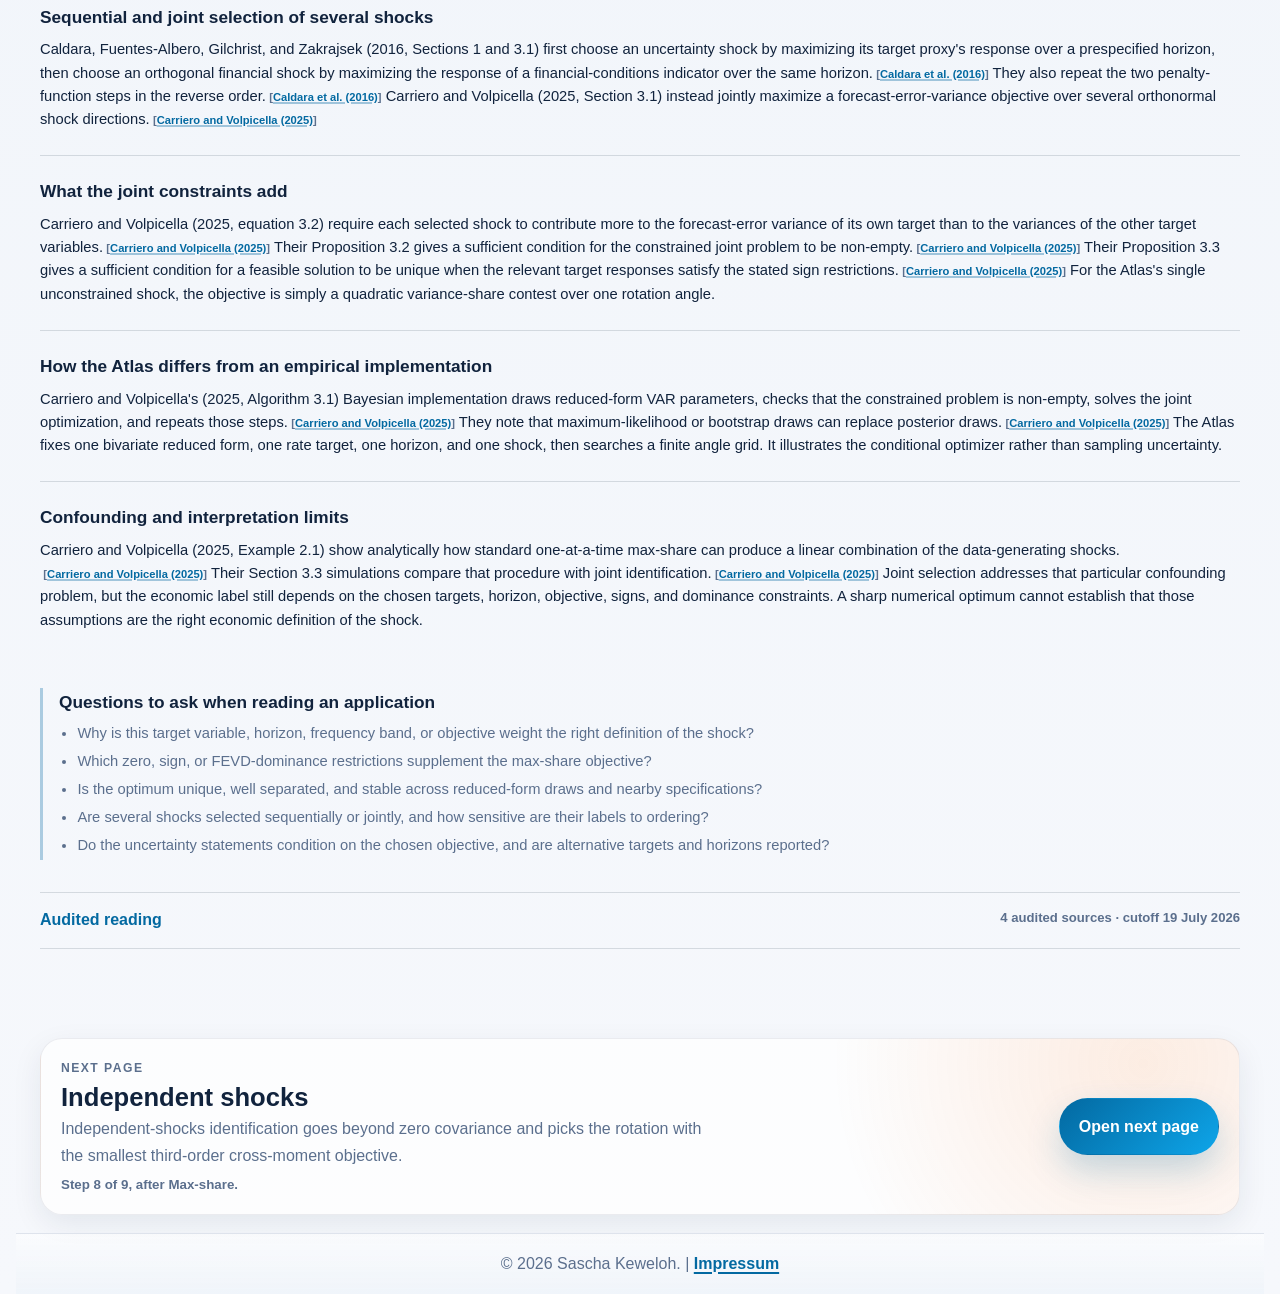
<file: apps/atlas/methods/max-share/index.html>
<!DOCTYPE html>
<!-- Generated by source/generate_seo_pages.mjs; edit method.html or the generator. -->
<html lang="en" class="ui-preinit">
<head>
  <meta charset="UTF-8">
  <meta name="viewport" content="width=device-width, initial-scale=1.0">
  <title>Max-share SVAR Identification | SVAR Identification Atlas</title>
  <meta
    name="description"
    content="Max-share chooses the rotation that gives the monetary policy shock the largest forecast-error variance share in the rate equation."
  >
  <!-- SEO:START -->
  <base href="../../">
  <meta id="seo-author" name="author" content="Sascha Keweloh">
  <meta id="seo-robots" name="robots" content="index, follow, max-image-preview:large, max-snippet:-1, max-video-preview:-1">
  <meta name="theme-color" content="#f5f1e8">
  <link id="seo-canonical" rel="canonical" href="https://saschakew.github.io/SVAR-Identification-Atlas/methods/max-share/">

  <meta property="og:site_name" content="SVAR Identification Atlas">
  <meta property="og:type" content="article">
  <meta property="og:locale" content="en_US">
  <meta id="seo-og-title" property="og:title" content="Max-share SVAR Identification | SVAR Identification Atlas">
  <meta id="seo-og-description" property="og:description" content="Max-share chooses the rotation that gives the monetary policy shock the largest forecast-error variance share in the rate equation.">
  <meta id="seo-og-url" property="og:url" content="https://saschakew.github.io/SVAR-Identification-Atlas/methods/max-share/">
  <meta id="seo-og-image" property="og:image" content="https://saschakew.github.io/SVAR-Identification-Atlas/source/matlab/generated/max-share.png">
  <meta property="og:image:width" content="895">
  <meta property="og:image:height" content="678">
  <meta id="seo-og-image-alt" property="og:image:alt" content="Max-share identification diagnostic in the SVAR Identification Atlas">

  <meta name="twitter:card" content="summary_large_image">
  <meta id="seo-twitter-title" name="twitter:title" content="Max-share SVAR Identification | SVAR Identification Atlas">
  <meta id="seo-twitter-description" name="twitter:description" content="Max-share chooses the rotation that gives the monetary policy shock the largest forecast-error variance share in the rate equation.">
  <meta id="seo-twitter-image" name="twitter:image" content="https://saschakew.github.io/SVAR-Identification-Atlas/source/matlab/generated/max-share.png">
  <meta id="seo-twitter-image-alt" name="twitter:image:alt" content="Max-share identification diagnostic in the SVAR Identification Atlas">
  <script id="seo-structured-data" type="application/ld+json">
    {
      "@context": "https://schema.org",
      "@graph": [
        {
          "@type": "LearningResource",
          "@id": "https://saschakew.github.io/SVAR-Identification-Atlas/methods/max-share/#learning-resource",
          "url": "https://saschakew.github.io/SVAR-Identification-Atlas/methods/max-share/",
          "name": "Max-share SVAR Identification",
          "description": "Max-share chooses the rotation that gives the monetary policy shock the largest forecast-error variance share in the rate equation.",
          "learningResourceType": "Interactive visualization",
          "educationalUse": [
            "Instruction",
            "Research"
          ],
          "about": [
            {
              "@type": "Thing",
              "name": "Max-share identification"
            },
            {
              "@type": "Thing",
              "name": "Structural vector autoregression"
            }
          ],
          "isAccessibleForFree": true,
          "inLanguage": "en",
          "image": "https://saschakew.github.io/SVAR-Identification-Atlas/source/matlab/generated/max-share.png",
          "author": {
            "@type": "Person",
            "@id": "https://sascha-keweloh.com/#person",
            "name": "Sascha Keweloh",
            "url": "https://sascha-keweloh.com/"
          },
          "isPartOf": {
            "@type": "WebSite",
            "@id": "https://saschakew.github.io/SVAR-Identification-Atlas/#website",
            "name": "SVAR Identification Atlas",
            "url": "https://saschakew.github.io/SVAR-Identification-Atlas/"
          }
        },
        {
          "@type": "BreadcrumbList",
          "itemListElement": [
            {
              "@type": "ListItem",
              "position": 1,
              "name": "SVAR Identification Atlas",
              "item": "https://saschakew.github.io/SVAR-Identification-Atlas/"
            },
            {
              "@type": "ListItem",
              "position": 2,
              "name": "Max-share identification",
              "item": "https://saschakew.github.io/SVAR-Identification-Atlas/methods/max-share/"
            }
          ]
        }
      ]
    }
  </script>
  <!-- SEO:END -->
  <meta http-equiv="Cache-Control" content="no-cache, no-store, must-revalidate">
  <meta http-equiv="Pragma" content="no-cache">
  <meta http-equiv="Expires" content="0">
  <link rel="stylesheet" href="styles.css?v=20260831-figure-system3">
</head>
<body class="method-page-body">
  <a class="skip-link" href="#main">Skip to content</a>
  <div id="loading-screen" role="status" aria-live="polite" aria-label="Loading the SVAR method page" hidden style="display: none;">
    <div class="loader loader--atlas">
      <p class="loader__eyebrow">Preparing the method page</p>
      <h1 class="loader__headline">Loading the SVAR illustration</h1>
      <p class="loader__copy">Drawing the common rotation grid before the method enters.</p>
      <div class="loader__chart-card">
        <canvas id="loader-time-series" aria-label="Animated loading plot for the interest rate and S&amp;P 500"></canvas>
        <div class="loader__legend" aria-hidden="true">
          <span><i class="loader__swatch loader__swatch--rate"></i>Interest rate</span>
          <span><i class="loader__swatch loader__swatch--sp500"></i>S&amp;P 500</span>
        </div>
      </div>
      <div class="loader__progress" aria-hidden="true">
        <div class="loader__progress-meta">
          <span id="loader-status-text">Loading method diagnostics</span>
          <span id="loader-progress-text">0%</span>
        </div>
        <div class="loader__progress-track">
          <span id="loader-progress-bar"></span>
        </div>
      </div>
    </div>
  </div>

  <main id="main" class="page-shell method-page-shell">
    <nav id="atlas-timeline" class="atlas-timeline" aria-label="Atlas sequence"></nav>

    <section class="hero atlas-hero method-hero" data-reveal>
      <div class="hero__content">
        <a class="method-back-link" href="index.html">&larr; Atlas overview</a>
        <span class="eyebrow">Identification method</span>
        <h1 id="method-page-title">Max-share</h1>
        <p id="method-page-summary" class="hero__lede">Max-share chooses the rotation that gives the monetary policy shock the largest forecast-error variance share in the rate equation.</p>
      </div>
      <aside class="hero-meta" id="method-page-meta"></aside>
    </section>

    <section id="method-reading-guide" class="editorial-section method-reading-guide" data-reveal aria-labelledby="method-reading-heading">
      <div id="method-reading-root"></div>
    </section>

    <div class="method-page-layout">
      <div id="single-method-root" class="method-page-root"></div>
      <aside id="method-cockpit-root" class="method-cockpit-root" aria-label="Rotation controls"></aside>
    </div>

    <section id="method-literature" class="editorial-section method-literature-chapter" data-reveal aria-labelledby="method-literature-heading">
      <div id="method-literature-root"></div>
    </section>

    <section id="method-matlab" class="section-card method-matlab" data-atlas-feature="matlabReplication" data-reveal>
      <div class="section-card__header">
        <span class="section-eyebrow">Matlab</span>
        <h2>Runnable simulated example.</h2>
      </div>
      <div class="matlab-run-guide" aria-label="How to run the Matlab example">
        <div>
          <strong>Run from the project folder</strong>
          <ol>
            <li>Open Matlab in <code>apps/atlas/source/matlab</code>.</li>
            <li>Run this method script, for example <code>atlas_recursive_demo</code>.</li>
            <li>Run <code>atlas_run_all_method_demos</code> to export every method figure set.</li>
          </ol>
        </div>
        <div>
          <strong>Copy into a fresh folder</strong>
          <ol>
            <li>Copy <code>atlas_setup.m</code> and this method script.</li>
            <li>Copy the helper files in the disclosure below.</li>
            <li>Run the method script; it creates diagnostics, all-rotation IRFs, and selected/accepted IRFs.</li>
          </ol>
        </div>
        <p class="matlab-run-guide__note">The ZIP button creates the same folder automatically. If an embedded preview blocks downloads, open this page in a regular browser.</p>
      </div>
      <details class="shared-code-disclosure">
        <summary>Show shared Matlab setup code</summary>
        <div id="method-shared-code-panel"></div>
      </details>
      <div id="method-code-panel"></div>
      <details class="shared-code-disclosure">
        <summary>Show shared Matlab plotting and utility helpers</summary>
        <div id="method-helper-code-panels"></div>
      </details>
    </section>

    <section id="atlas-next-card" class="atlas-next-card" data-reveal aria-label="Next Atlas page"></section>

    <footer class="site-footer" data-reveal>
      <p>
        &copy; 2026 Sascha Keweloh. | <a href="https://sascha-keweloh.com/impressum.html">Impressum</a>
      </p>
    </footer>
  </main>

  <script type="module" src="js/method-page.js?v=20260831-figure-system3"></script>
</body>
</html>
</file>
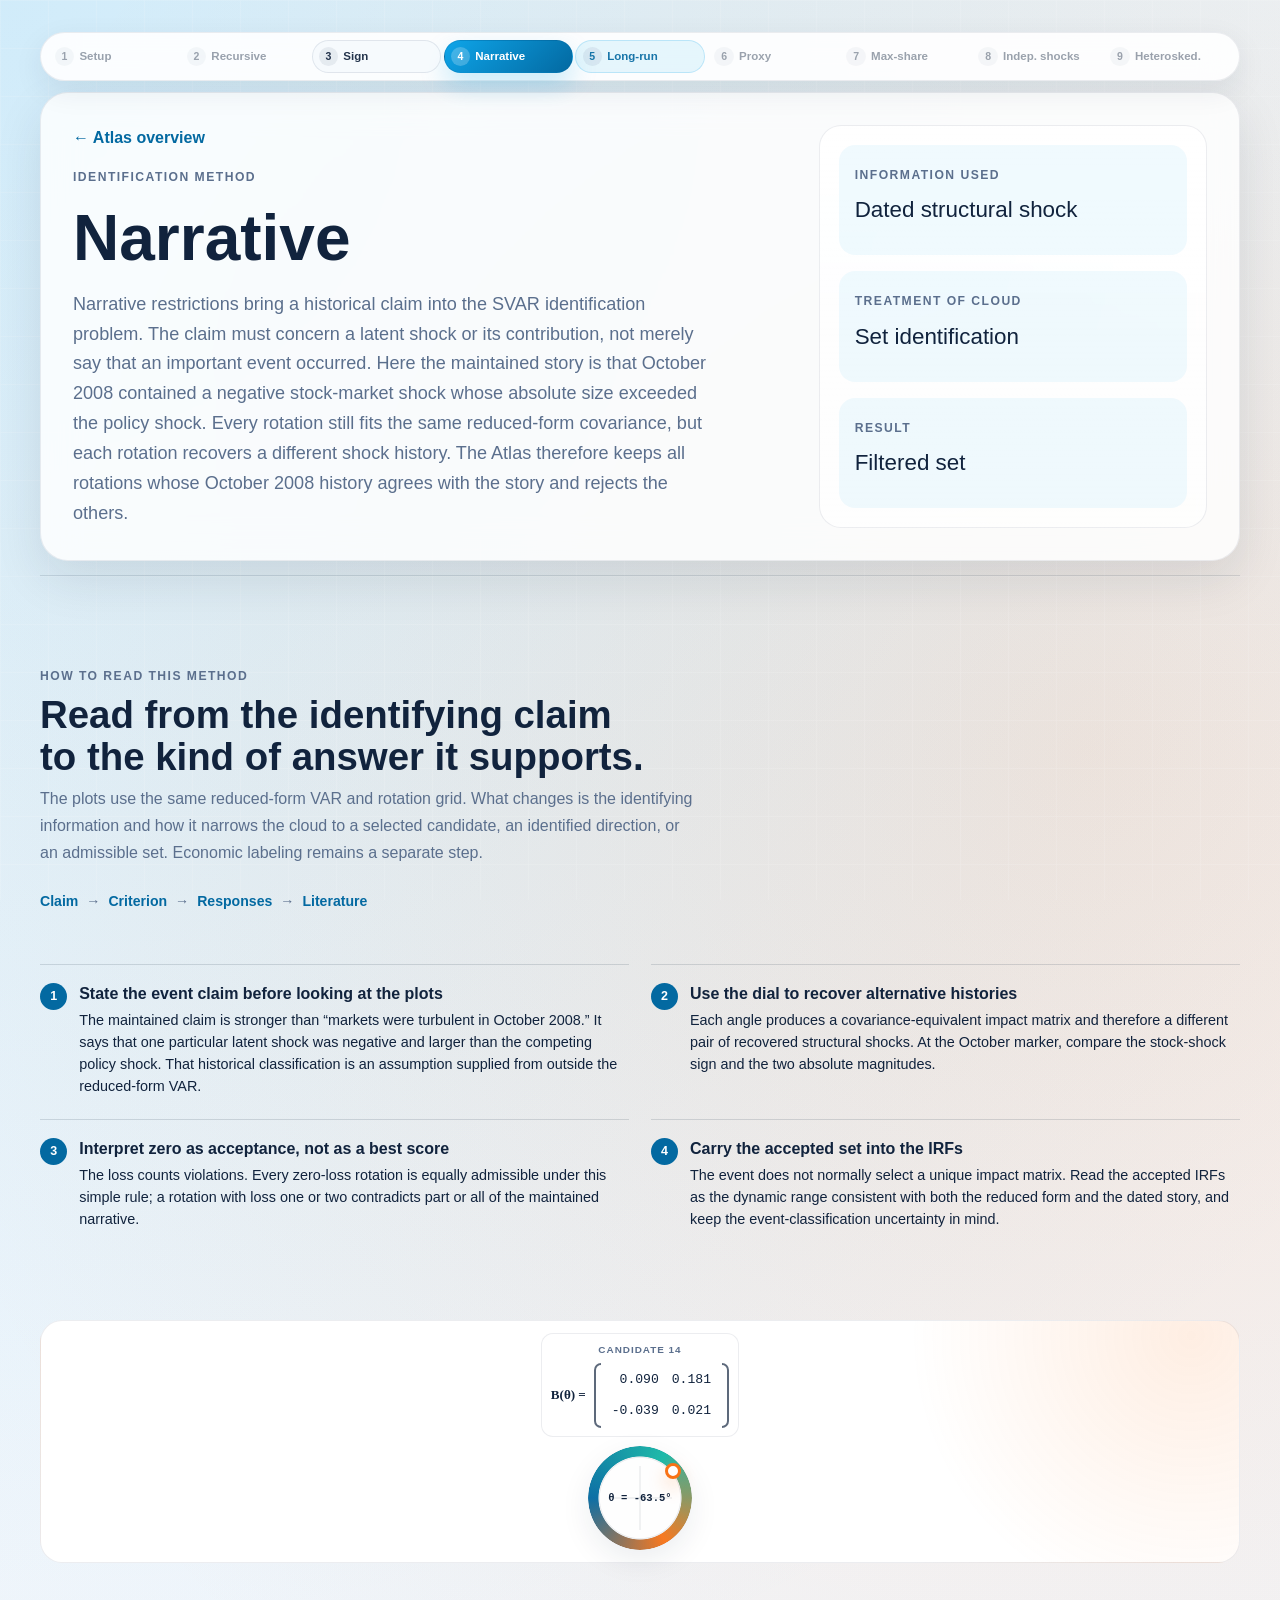
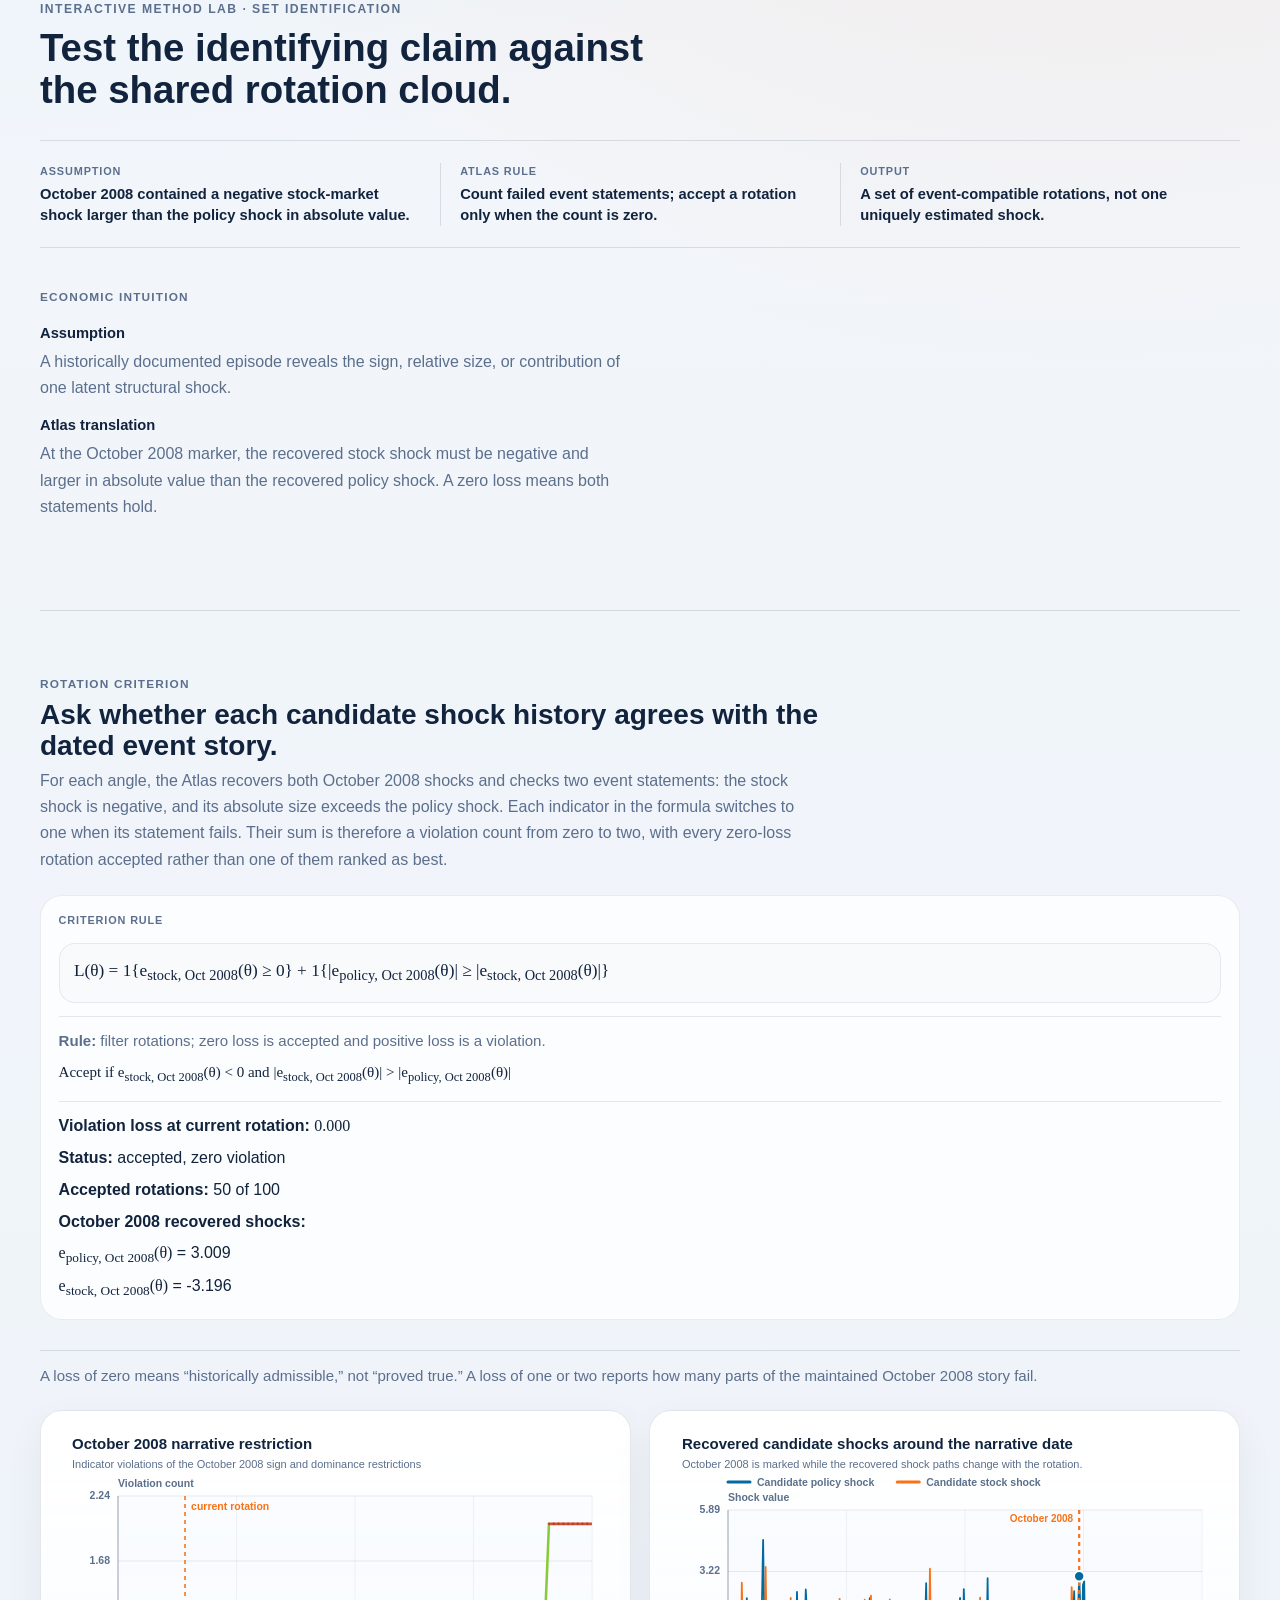
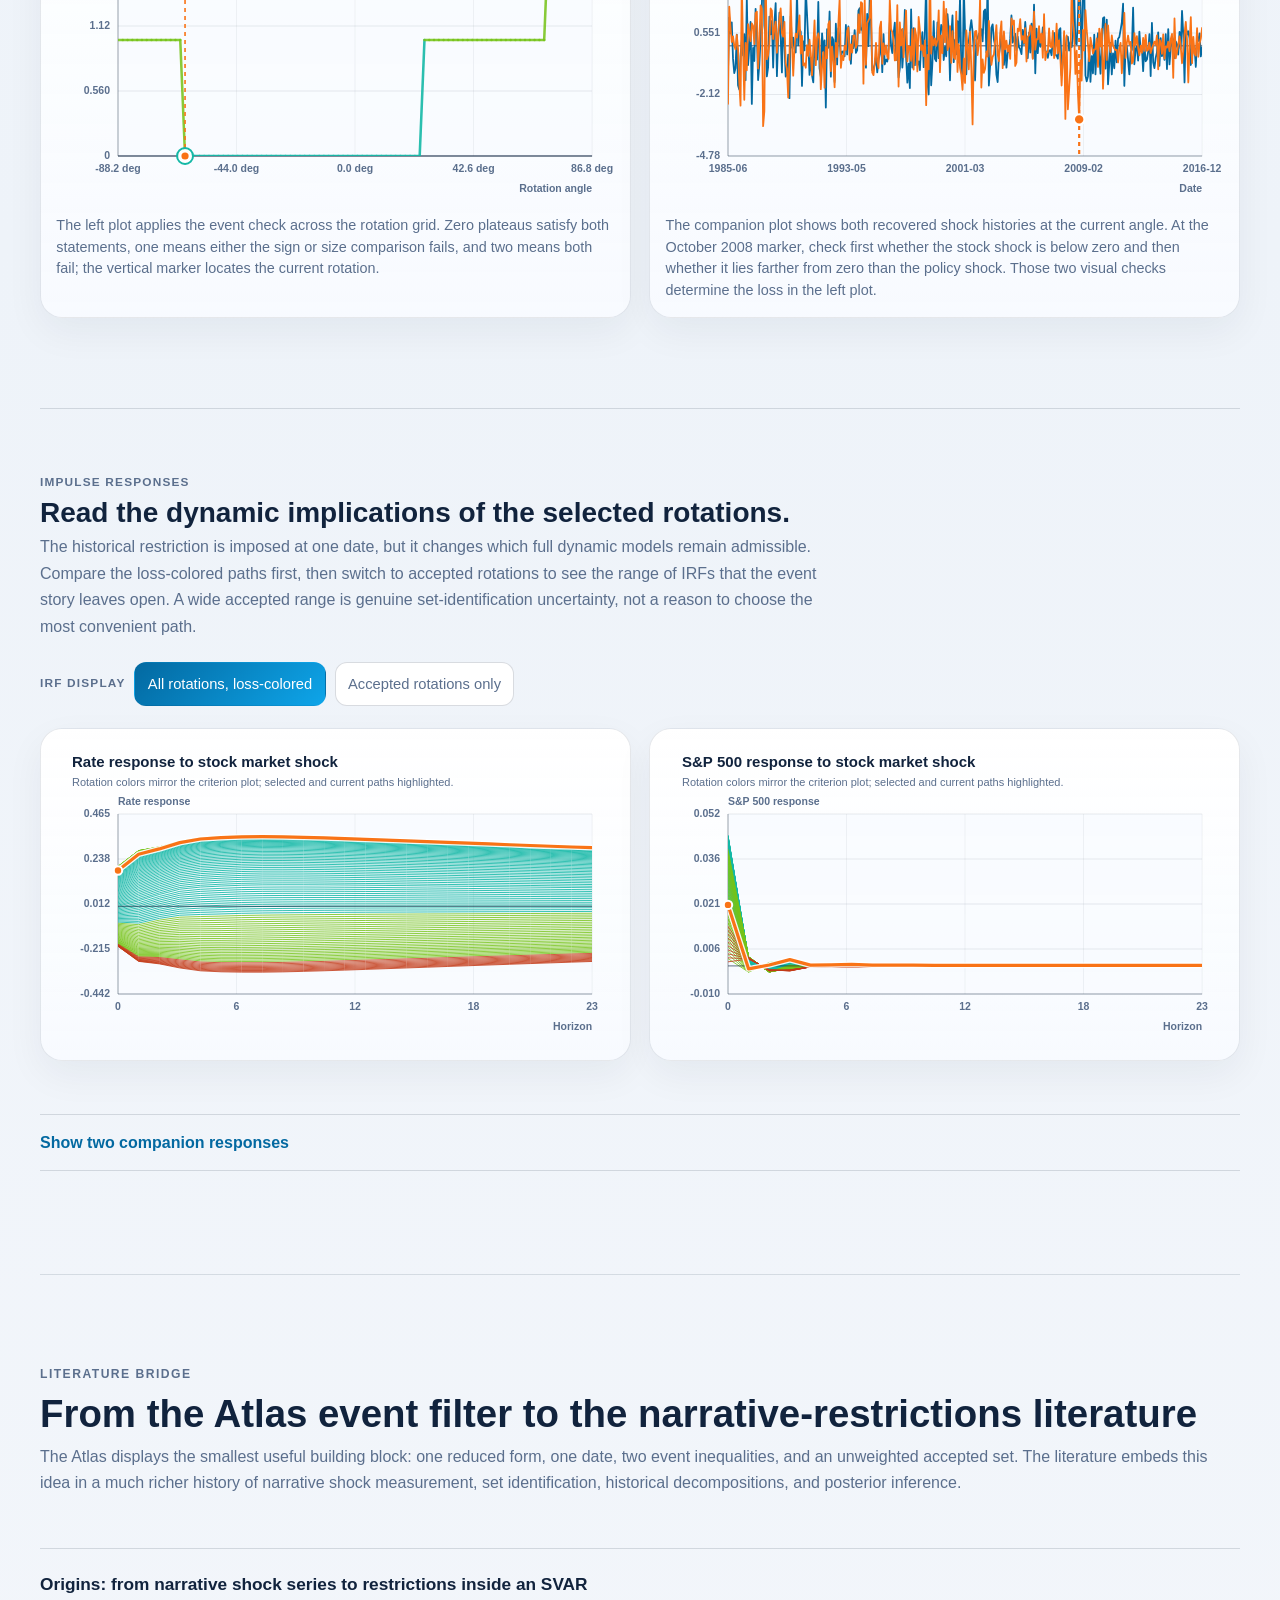
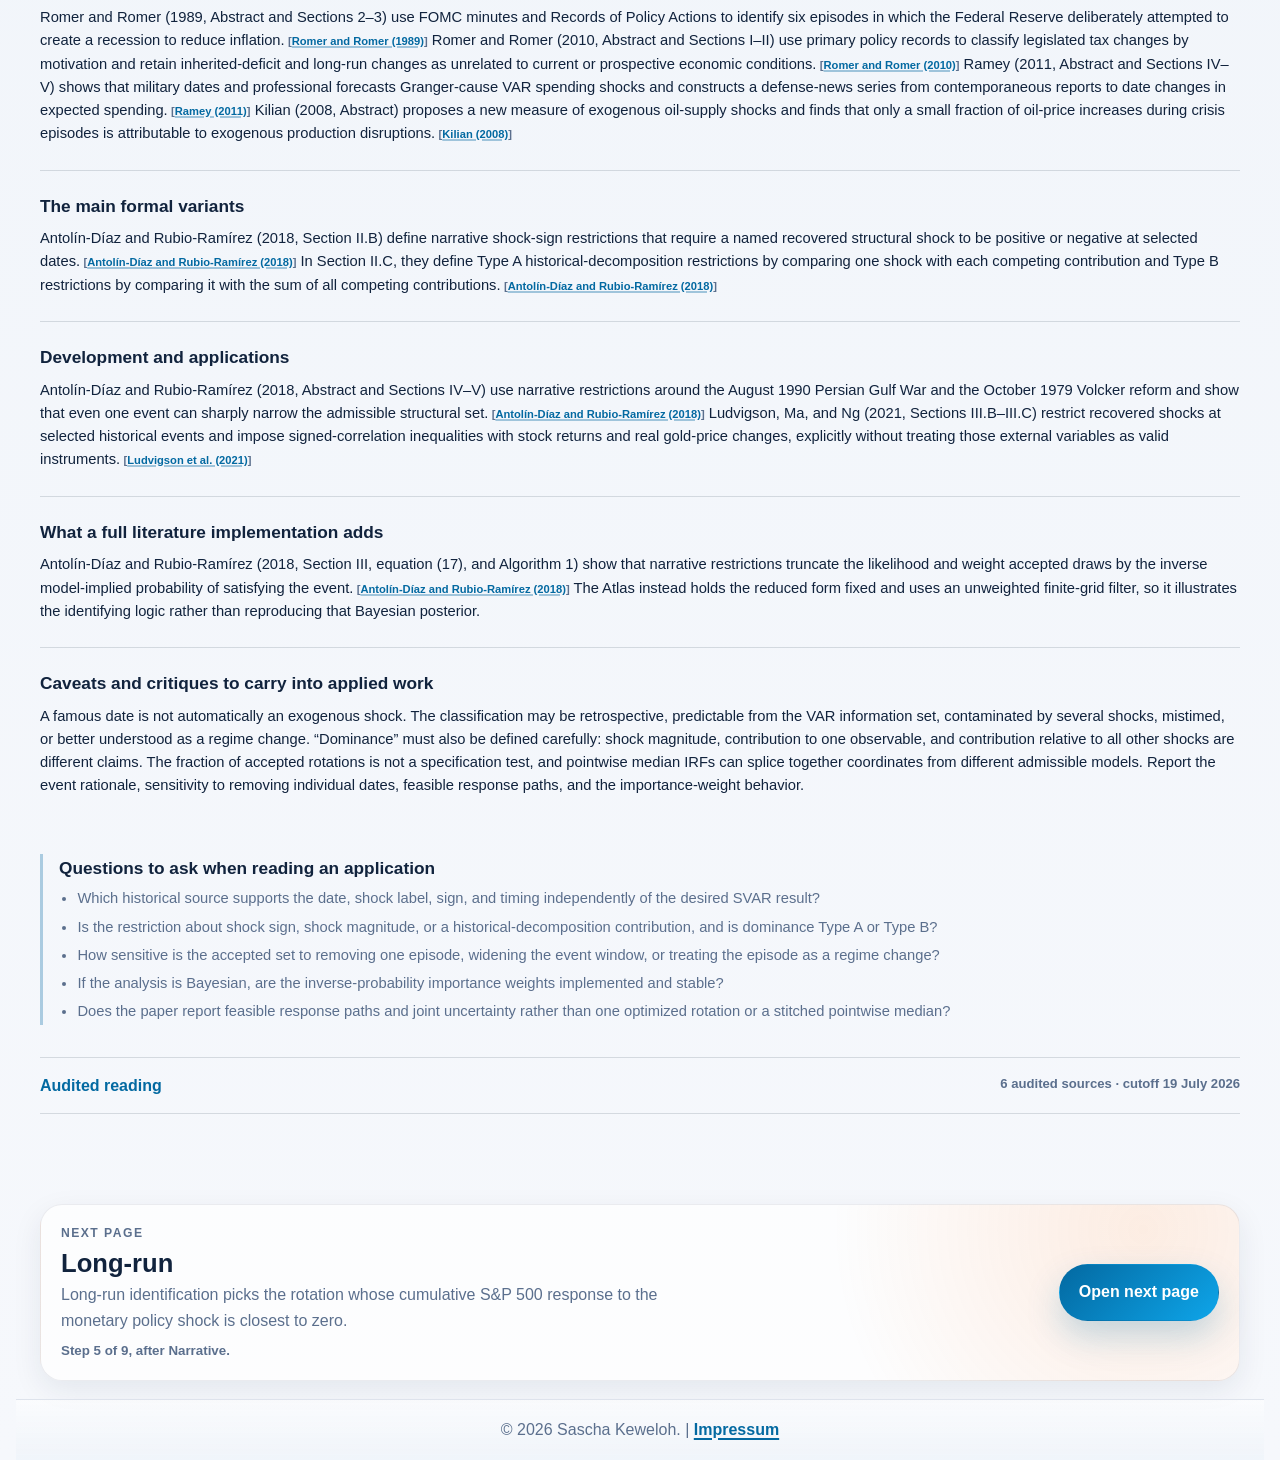
<file: apps/atlas/methods/narrative/index.html>
<!DOCTYPE html>
<!-- Generated by source/generate_seo_pages.mjs; edit method.html or the generator. -->
<html lang="en" class="ui-preinit">
<head>
  <meta charset="UTF-8">
  <meta name="viewport" content="width=device-width, initial-scale=1.0">
  <title>Narrative SVAR Identification | SVAR Identification Atlas</title>
  <meta
    name="description"
    content="Narrative sign identification keeps rotations where October 2008 is dominated by a negative stock-market shock."
  >
  <!-- SEO:START -->
  <base href="../../">
  <meta id="seo-author" name="author" content="Sascha Keweloh">
  <meta id="seo-robots" name="robots" content="index, follow, max-image-preview:large, max-snippet:-1, max-video-preview:-1">
  <meta name="theme-color" content="#f5f1e8">
  <link id="seo-canonical" rel="canonical" href="https://saschakew.github.io/SVAR-Identification-Atlas/methods/narrative/">

  <meta property="og:site_name" content="SVAR Identification Atlas">
  <meta property="og:type" content="article">
  <meta property="og:locale" content="en_US">
  <meta id="seo-og-title" property="og:title" content="Narrative SVAR Identification | SVAR Identification Atlas">
  <meta id="seo-og-description" property="og:description" content="Narrative sign identification keeps rotations where October 2008 is dominated by a negative stock-market shock.">
  <meta id="seo-og-url" property="og:url" content="https://saschakew.github.io/SVAR-Identification-Atlas/methods/narrative/">
  <meta id="seo-og-image" property="og:image" content="https://saschakew.github.io/SVAR-Identification-Atlas/source/matlab/generated/narrative.png">
  <meta property="og:image:width" content="895">
  <meta property="og:image:height" content="678">
  <meta id="seo-og-image-alt" property="og:image:alt" content="Narrative identification diagnostic in the SVAR Identification Atlas">

  <meta name="twitter:card" content="summary_large_image">
  <meta id="seo-twitter-title" name="twitter:title" content="Narrative SVAR Identification | SVAR Identification Atlas">
  <meta id="seo-twitter-description" name="twitter:description" content="Narrative sign identification keeps rotations where October 2008 is dominated by a negative stock-market shock.">
  <meta id="seo-twitter-image" name="twitter:image" content="https://saschakew.github.io/SVAR-Identification-Atlas/source/matlab/generated/narrative.png">
  <meta id="seo-twitter-image-alt" name="twitter:image:alt" content="Narrative identification diagnostic in the SVAR Identification Atlas">
  <script id="seo-structured-data" type="application/ld+json">
    {
      "@context": "https://schema.org",
      "@graph": [
        {
          "@type": "LearningResource",
          "@id": "https://saschakew.github.io/SVAR-Identification-Atlas/methods/narrative/#learning-resource",
          "url": "https://saschakew.github.io/SVAR-Identification-Atlas/methods/narrative/",
          "name": "Narrative SVAR Identification",
          "description": "Narrative sign identification keeps rotations where October 2008 is dominated by a negative stock-market shock.",
          "learningResourceType": "Interactive visualization",
          "educationalUse": [
            "Instruction",
            "Research"
          ],
          "about": [
            {
              "@type": "Thing",
              "name": "Narrative identification"
            },
            {
              "@type": "Thing",
              "name": "Structural vector autoregression"
            }
          ],
          "isAccessibleForFree": true,
          "inLanguage": "en",
          "image": "https://saschakew.github.io/SVAR-Identification-Atlas/source/matlab/generated/narrative.png",
          "author": {
            "@type": "Person",
            "@id": "https://sascha-keweloh.com/#person",
            "name": "Sascha Keweloh",
            "url": "https://sascha-keweloh.com/"
          },
          "isPartOf": {
            "@type": "WebSite",
            "@id": "https://saschakew.github.io/SVAR-Identification-Atlas/#website",
            "name": "SVAR Identification Atlas",
            "url": "https://saschakew.github.io/SVAR-Identification-Atlas/"
          }
        },
        {
          "@type": "BreadcrumbList",
          "itemListElement": [
            {
              "@type": "ListItem",
              "position": 1,
              "name": "SVAR Identification Atlas",
              "item": "https://saschakew.github.io/SVAR-Identification-Atlas/"
            },
            {
              "@type": "ListItem",
              "position": 2,
              "name": "Narrative identification",
              "item": "https://saschakew.github.io/SVAR-Identification-Atlas/methods/narrative/"
            }
          ]
        }
      ]
    }
  </script>
  <!-- SEO:END -->
  <meta http-equiv="Cache-Control" content="no-cache, no-store, must-revalidate">
  <meta http-equiv="Pragma" content="no-cache">
  <meta http-equiv="Expires" content="0">
  <link rel="stylesheet" href="styles.css?v=20260831-figure-system3">
</head>
<body class="method-page-body">
  <a class="skip-link" href="#main">Skip to content</a>
  <div id="loading-screen" role="status" aria-live="polite" aria-label="Loading the SVAR method page" hidden style="display: none;">
    <div class="loader loader--atlas">
      <p class="loader__eyebrow">Preparing the method page</p>
      <h1 class="loader__headline">Loading the SVAR illustration</h1>
      <p class="loader__copy">Drawing the common rotation grid before the method enters.</p>
      <div class="loader__chart-card">
        <canvas id="loader-time-series" aria-label="Animated loading plot for the interest rate and S&amp;P 500"></canvas>
        <div class="loader__legend" aria-hidden="true">
          <span><i class="loader__swatch loader__swatch--rate"></i>Interest rate</span>
          <span><i class="loader__swatch loader__swatch--sp500"></i>S&amp;P 500</span>
        </div>
      </div>
      <div class="loader__progress" aria-hidden="true">
        <div class="loader__progress-meta">
          <span id="loader-status-text">Loading method diagnostics</span>
          <span id="loader-progress-text">0%</span>
        </div>
        <div class="loader__progress-track">
          <span id="loader-progress-bar"></span>
        </div>
      </div>
    </div>
  </div>

  <main id="main" class="page-shell method-page-shell">
    <nav id="atlas-timeline" class="atlas-timeline" aria-label="Atlas sequence"></nav>

    <section class="hero atlas-hero method-hero" data-reveal>
      <div class="hero__content">
        <a class="method-back-link" href="index.html">&larr; Atlas overview</a>
        <span class="eyebrow">Identification method</span>
        <h1 id="method-page-title">Narrative</h1>
        <p id="method-page-summary" class="hero__lede">Narrative sign identification keeps rotations where October 2008 is dominated by a negative stock-market shock.</p>
      </div>
      <aside class="hero-meta" id="method-page-meta"></aside>
    </section>

    <section id="method-reading-guide" class="editorial-section method-reading-guide" data-reveal aria-labelledby="method-reading-heading">
      <div id="method-reading-root"></div>
    </section>

    <div class="method-page-layout">
      <div id="single-method-root" class="method-page-root"></div>
      <aside id="method-cockpit-root" class="method-cockpit-root" aria-label="Rotation controls"></aside>
    </div>

    <section id="method-literature" class="editorial-section method-literature-chapter" data-reveal aria-labelledby="method-literature-heading">
      <div id="method-literature-root"></div>
    </section>

    <section id="method-matlab" class="section-card method-matlab" data-atlas-feature="matlabReplication" data-reveal>
      <div class="section-card__header">
        <span class="section-eyebrow">Matlab</span>
        <h2>Runnable simulated example.</h2>
      </div>
      <div class="matlab-run-guide" aria-label="How to run the Matlab example">
        <div>
          <strong>Run from the project folder</strong>
          <ol>
            <li>Open Matlab in <code>apps/atlas/source/matlab</code>.</li>
            <li>Run this method script, for example <code>atlas_recursive_demo</code>.</li>
            <li>Run <code>atlas_run_all_method_demos</code> to export every method figure set.</li>
          </ol>
        </div>
        <div>
          <strong>Copy into a fresh folder</strong>
          <ol>
            <li>Copy <code>atlas_setup.m</code> and this method script.</li>
            <li>Copy the helper files in the disclosure below.</li>
            <li>Run the method script; it creates diagnostics, all-rotation IRFs, and selected/accepted IRFs.</li>
          </ol>
        </div>
        <p class="matlab-run-guide__note">The ZIP button creates the same folder automatically. If an embedded preview blocks downloads, open this page in a regular browser.</p>
      </div>
      <details class="shared-code-disclosure">
        <summary>Show shared Matlab setup code</summary>
        <div id="method-shared-code-panel"></div>
      </details>
      <div id="method-code-panel"></div>
      <details class="shared-code-disclosure">
        <summary>Show shared Matlab plotting and utility helpers</summary>
        <div id="method-helper-code-panels"></div>
      </details>
    </section>

    <section id="atlas-next-card" class="atlas-next-card" data-reveal aria-label="Next Atlas page"></section>

    <footer class="site-footer" data-reveal>
      <p>
        &copy; 2026 Sascha Keweloh. | <a href="https://sascha-keweloh.com/impressum.html">Impressum</a>
      </p>
    </footer>
  </main>

  <script type="module" src="js/method-page.js?v=20260831-figure-system3"></script>
</body>
</html>
</file>
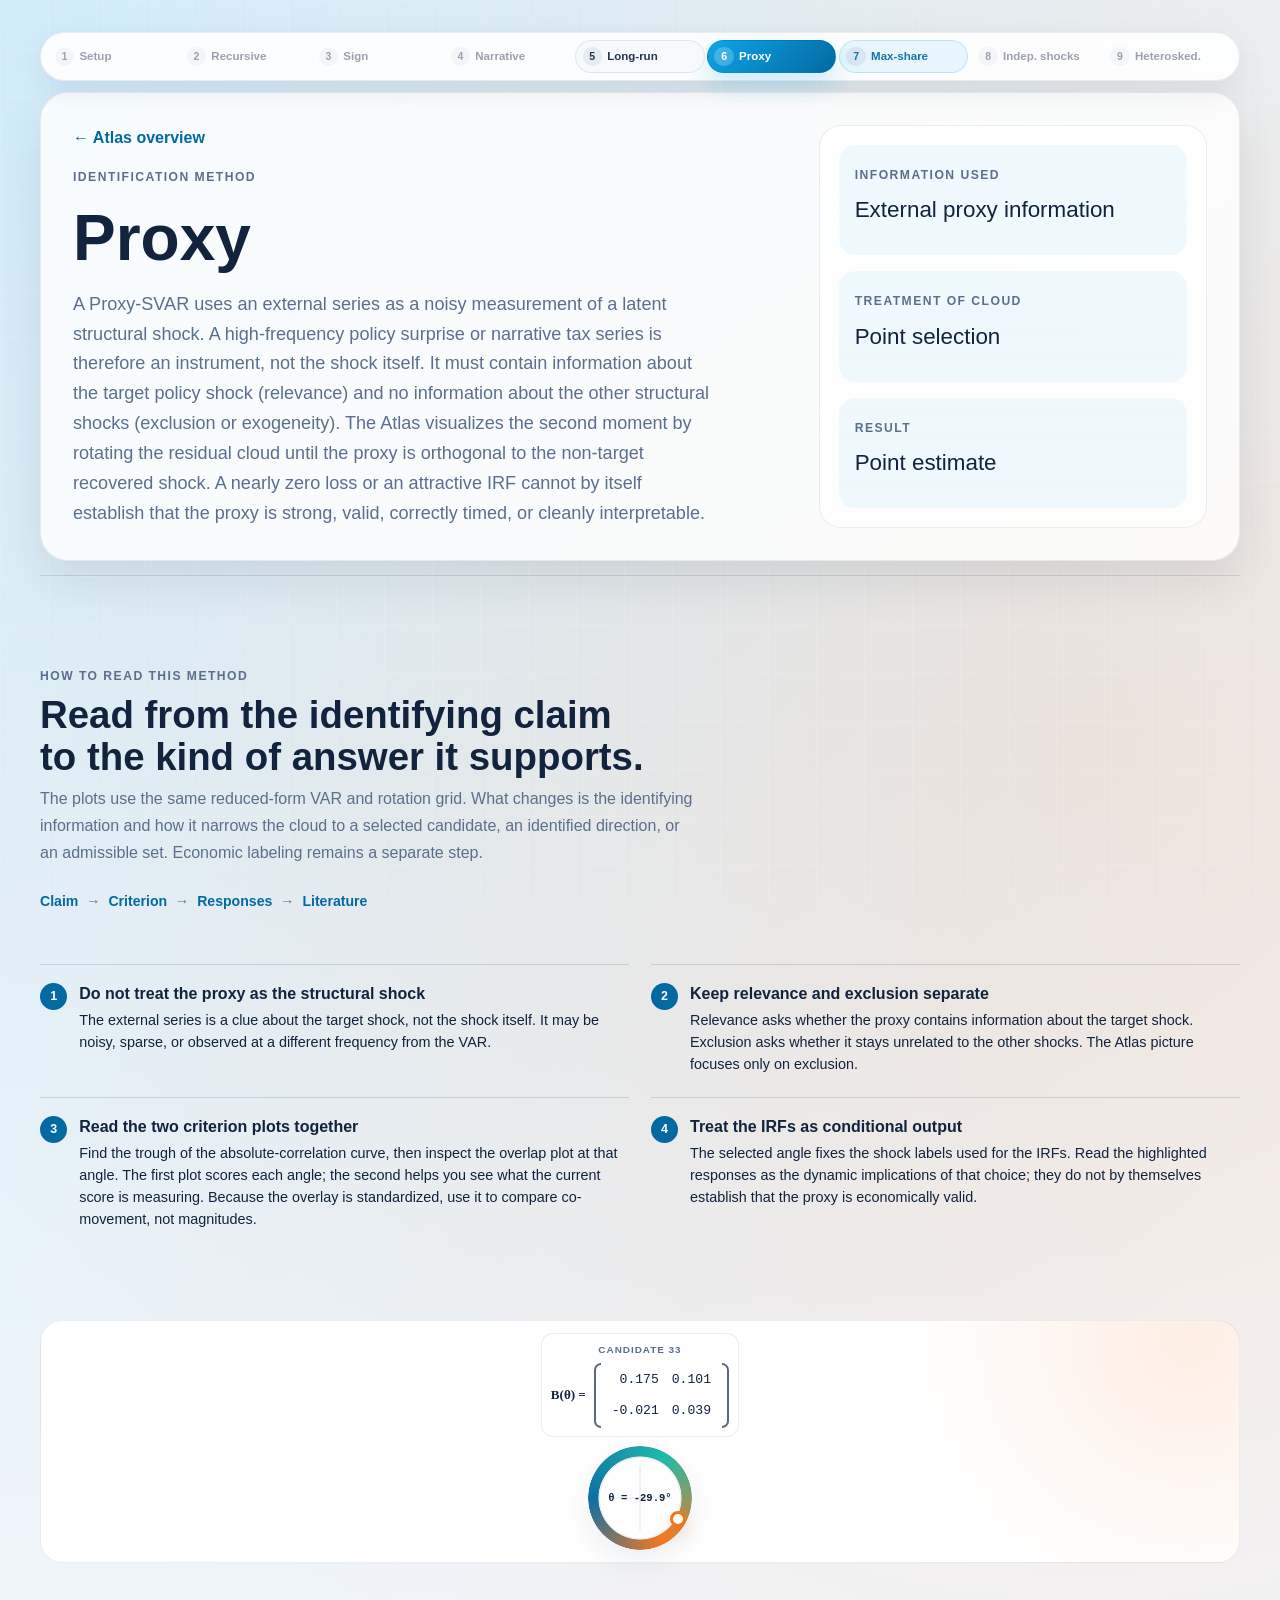
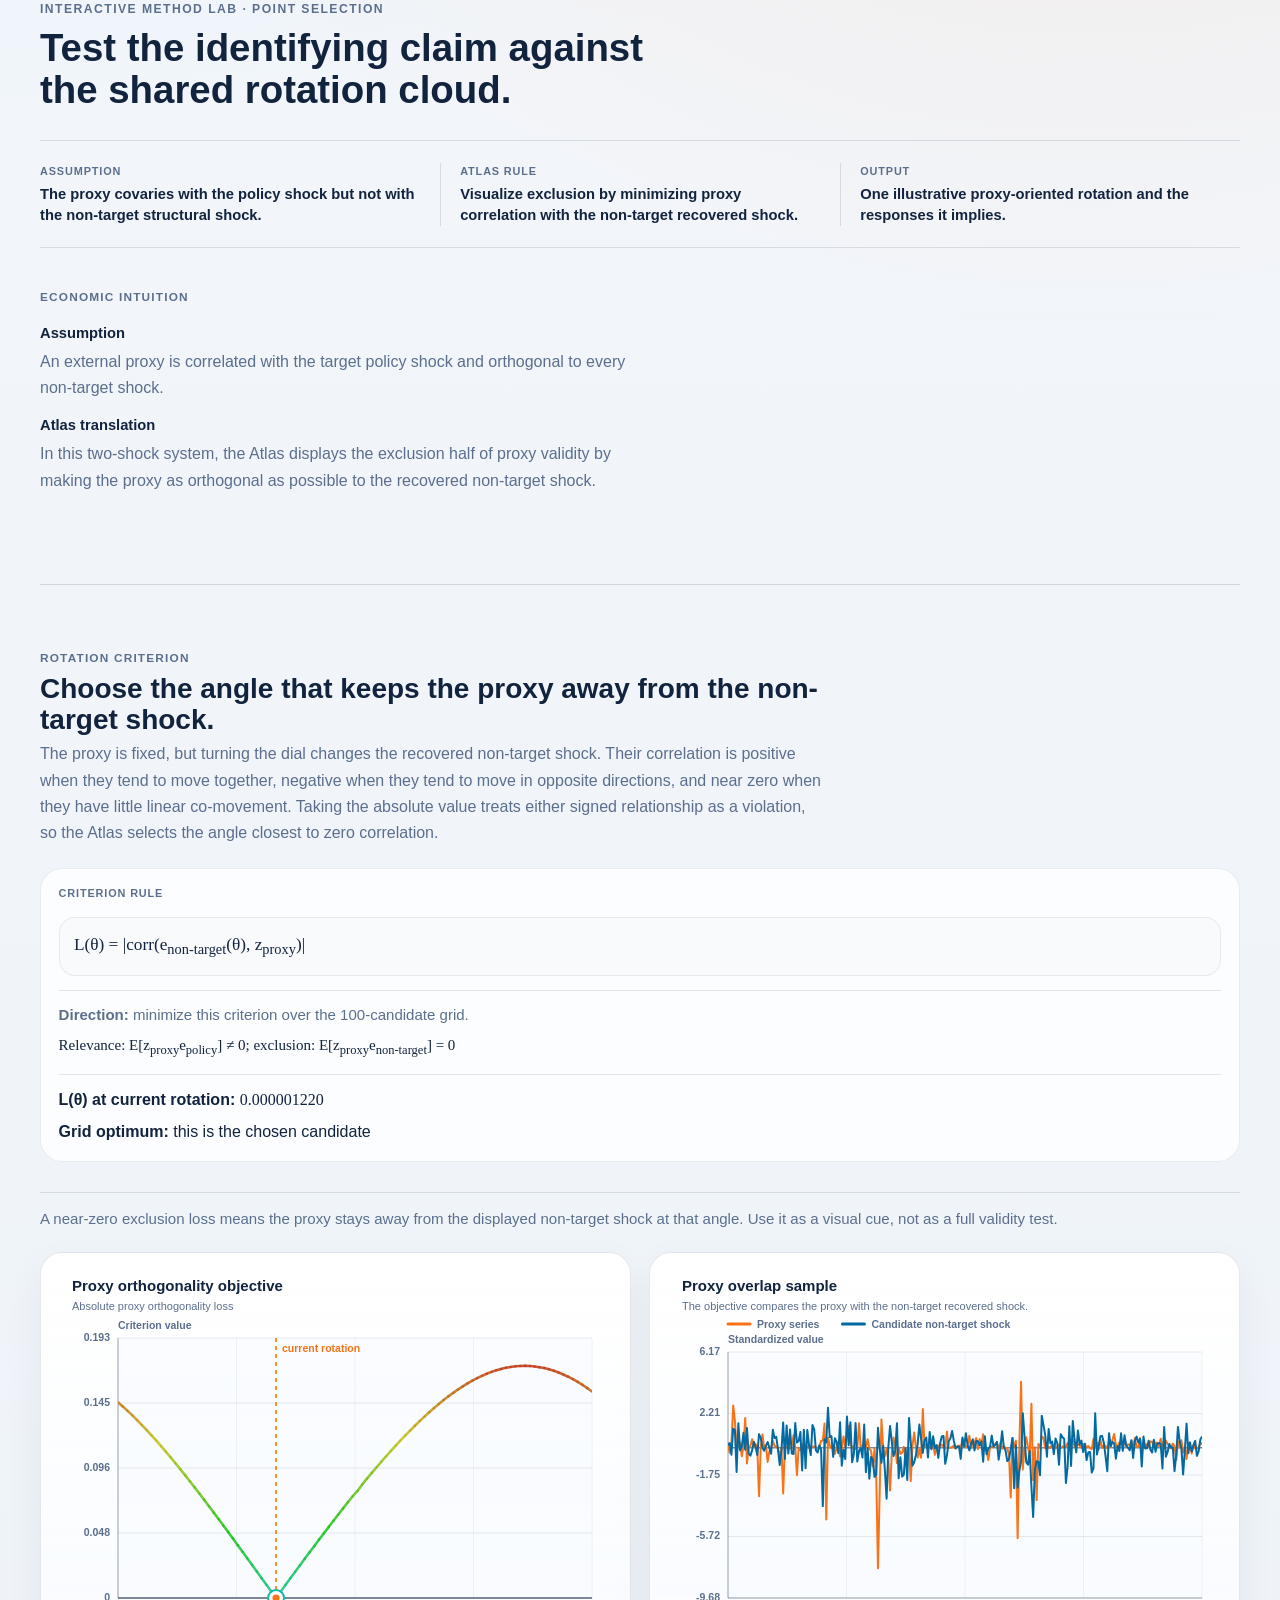
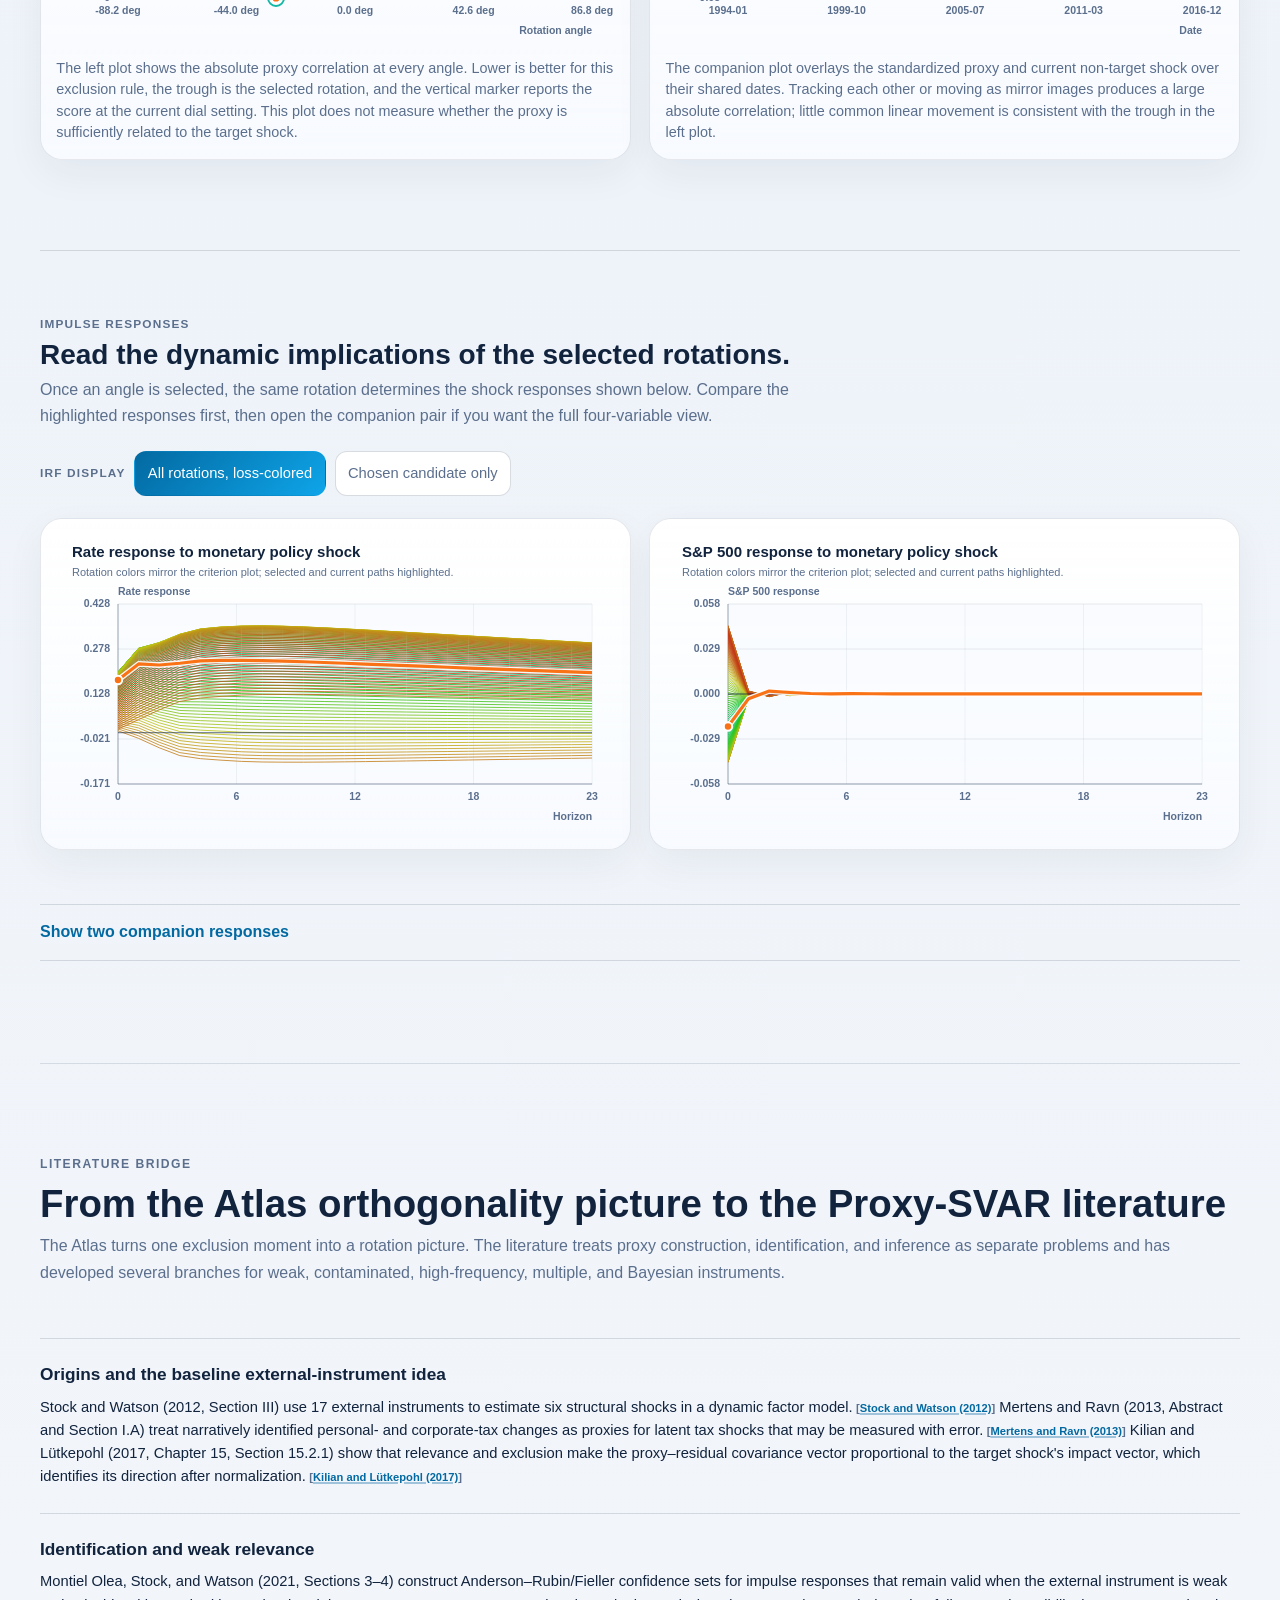
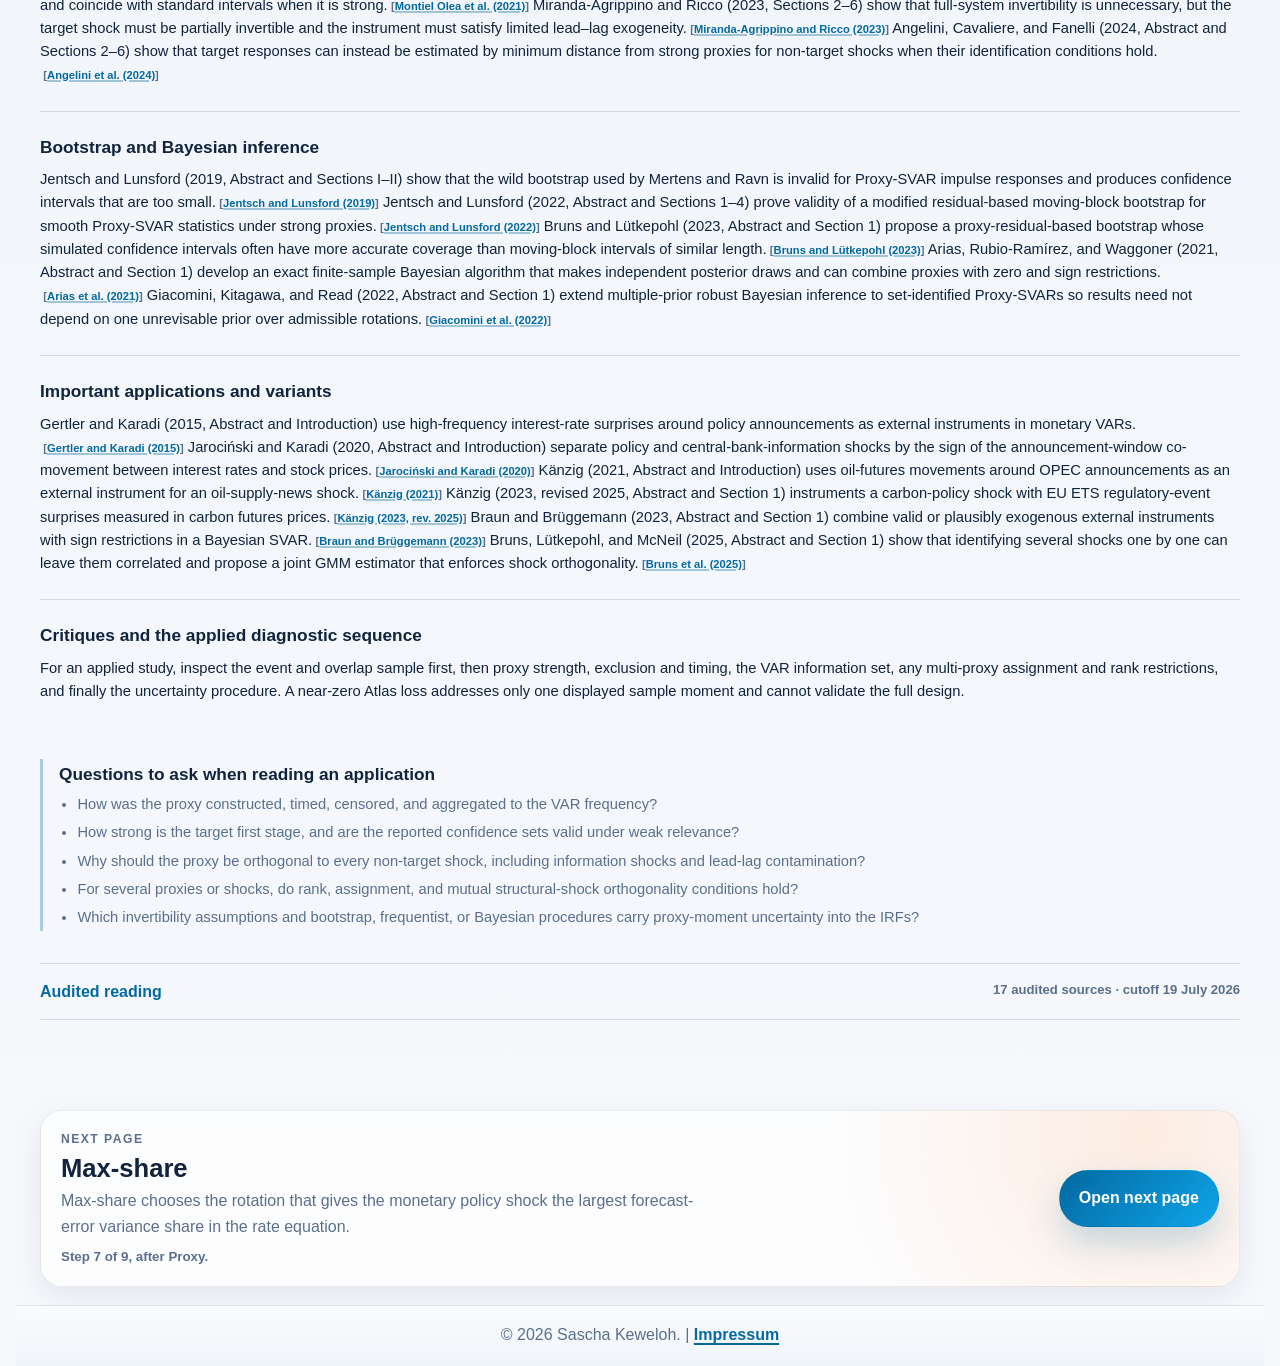
<file: apps/atlas/methods/proxy/index.html>
<!DOCTYPE html>
<!-- Generated by source/generate_seo_pages.mjs; edit method.html or the generator. -->
<html lang="en" class="ui-preinit">
<head>
  <meta charset="UTF-8">
  <meta name="viewport" content="width=device-width, initial-scale=1.0">
  <title>Proxy SVAR Identification | SVAR Identification Atlas</title>
  <meta
    name="description"
    content="Proxy identification picks the rotation whose non-target shock is closest to orthogonal to an external high-frequency monetary proxy."
  >
  <!-- SEO:START -->
  <base href="../../">
  <meta id="seo-author" name="author" content="Sascha Keweloh">
  <meta id="seo-robots" name="robots" content="index, follow, max-image-preview:large, max-snippet:-1, max-video-preview:-1">
  <meta name="theme-color" content="#f5f1e8">
  <link id="seo-canonical" rel="canonical" href="https://saschakew.github.io/SVAR-Identification-Atlas/methods/proxy/">

  <meta property="og:site_name" content="SVAR Identification Atlas">
  <meta property="og:type" content="article">
  <meta property="og:locale" content="en_US">
  <meta id="seo-og-title" property="og:title" content="Proxy SVAR Identification | SVAR Identification Atlas">
  <meta id="seo-og-description" property="og:description" content="Proxy identification picks the rotation whose non-target shock is closest to orthogonal to an external high-frequency monetary proxy.">
  <meta id="seo-og-url" property="og:url" content="https://saschakew.github.io/SVAR-Identification-Atlas/methods/proxy/">
  <meta id="seo-og-image" property="og:image" content="https://saschakew.github.io/SVAR-Identification-Atlas/source/matlab/generated/proxy.png">
  <meta property="og:image:width" content="895">
  <meta property="og:image:height" content="678">
  <meta id="seo-og-image-alt" property="og:image:alt" content="Proxy identification diagnostic in the SVAR Identification Atlas">

  <meta name="twitter:card" content="summary_large_image">
  <meta id="seo-twitter-title" name="twitter:title" content="Proxy SVAR Identification | SVAR Identification Atlas">
  <meta id="seo-twitter-description" name="twitter:description" content="Proxy identification picks the rotation whose non-target shock is closest to orthogonal to an external high-frequency monetary proxy.">
  <meta id="seo-twitter-image" name="twitter:image" content="https://saschakew.github.io/SVAR-Identification-Atlas/source/matlab/generated/proxy.png">
  <meta id="seo-twitter-image-alt" name="twitter:image:alt" content="Proxy identification diagnostic in the SVAR Identification Atlas">
  <script id="seo-structured-data" type="application/ld+json">
    {
      "@context": "https://schema.org",
      "@graph": [
        {
          "@type": "LearningResource",
          "@id": "https://saschakew.github.io/SVAR-Identification-Atlas/methods/proxy/#learning-resource",
          "url": "https://saschakew.github.io/SVAR-Identification-Atlas/methods/proxy/",
          "name": "Proxy SVAR Identification",
          "description": "Proxy identification picks the rotation whose non-target shock is closest to orthogonal to an external high-frequency monetary proxy.",
          "learningResourceType": "Interactive visualization",
          "educationalUse": [
            "Instruction",
            "Research"
          ],
          "about": [
            {
              "@type": "Thing",
              "name": "Proxy identification"
            },
            {
              "@type": "Thing",
              "name": "Structural vector autoregression"
            }
          ],
          "isAccessibleForFree": true,
          "inLanguage": "en",
          "image": "https://saschakew.github.io/SVAR-Identification-Atlas/source/matlab/generated/proxy.png",
          "author": {
            "@type": "Person",
            "@id": "https://sascha-keweloh.com/#person",
            "name": "Sascha Keweloh",
            "url": "https://sascha-keweloh.com/"
          },
          "isPartOf": {
            "@type": "WebSite",
            "@id": "https://saschakew.github.io/SVAR-Identification-Atlas/#website",
            "name": "SVAR Identification Atlas",
            "url": "https://saschakew.github.io/SVAR-Identification-Atlas/"
          }
        },
        {
          "@type": "BreadcrumbList",
          "itemListElement": [
            {
              "@type": "ListItem",
              "position": 1,
              "name": "SVAR Identification Atlas",
              "item": "https://saschakew.github.io/SVAR-Identification-Atlas/"
            },
            {
              "@type": "ListItem",
              "position": 2,
              "name": "Proxy identification",
              "item": "https://saschakew.github.io/SVAR-Identification-Atlas/methods/proxy/"
            }
          ]
        }
      ]
    }
  </script>
  <!-- SEO:END -->
  <meta http-equiv="Cache-Control" content="no-cache, no-store, must-revalidate">
  <meta http-equiv="Pragma" content="no-cache">
  <meta http-equiv="Expires" content="0">
  <link rel="stylesheet" href="styles.css?v=20260831-figure-system3">
</head>
<body class="method-page-body">
  <a class="skip-link" href="#main">Skip to content</a>
  <div id="loading-screen" role="status" aria-live="polite" aria-label="Loading the SVAR method page" hidden style="display: none;">
    <div class="loader loader--atlas">
      <p class="loader__eyebrow">Preparing the method page</p>
      <h1 class="loader__headline">Loading the SVAR illustration</h1>
      <p class="loader__copy">Drawing the common rotation grid before the method enters.</p>
      <div class="loader__chart-card">
        <canvas id="loader-time-series" aria-label="Animated loading plot for the interest rate and S&amp;P 500"></canvas>
        <div class="loader__legend" aria-hidden="true">
          <span><i class="loader__swatch loader__swatch--rate"></i>Interest rate</span>
          <span><i class="loader__swatch loader__swatch--sp500"></i>S&amp;P 500</span>
        </div>
      </div>
      <div class="loader__progress" aria-hidden="true">
        <div class="loader__progress-meta">
          <span id="loader-status-text">Loading method diagnostics</span>
          <span id="loader-progress-text">0%</span>
        </div>
        <div class="loader__progress-track">
          <span id="loader-progress-bar"></span>
        </div>
      </div>
    </div>
  </div>

  <main id="main" class="page-shell method-page-shell">
    <nav id="atlas-timeline" class="atlas-timeline" aria-label="Atlas sequence"></nav>

    <section class="hero atlas-hero method-hero" data-reveal>
      <div class="hero__content">
        <a class="method-back-link" href="index.html">&larr; Atlas overview</a>
        <span class="eyebrow">Identification method</span>
        <h1 id="method-page-title">Proxy</h1>
        <p id="method-page-summary" class="hero__lede">Proxy identification picks the rotation whose non-target shock is closest to orthogonal to an external high-frequency monetary proxy.</p>
      </div>
      <aside class="hero-meta" id="method-page-meta"></aside>
    </section>

    <section id="method-reading-guide" class="editorial-section method-reading-guide" data-reveal aria-labelledby="method-reading-heading">
      <div id="method-reading-root"></div>
    </section>

    <div class="method-page-layout">
      <div id="single-method-root" class="method-page-root"></div>
      <aside id="method-cockpit-root" class="method-cockpit-root" aria-label="Rotation controls"></aside>
    </div>

    <section id="method-literature" class="editorial-section method-literature-chapter" data-reveal aria-labelledby="method-literature-heading">
      <div id="method-literature-root"></div>
    </section>

    <section id="method-matlab" class="section-card method-matlab" data-atlas-feature="matlabReplication" data-reveal>
      <div class="section-card__header">
        <span class="section-eyebrow">Matlab</span>
        <h2>Runnable simulated example.</h2>
      </div>
      <div class="matlab-run-guide" aria-label="How to run the Matlab example">
        <div>
          <strong>Run from the project folder</strong>
          <ol>
            <li>Open Matlab in <code>apps/atlas/source/matlab</code>.</li>
            <li>Run this method script, for example <code>atlas_recursive_demo</code>.</li>
            <li>Run <code>atlas_run_all_method_demos</code> to export every method figure set.</li>
          </ol>
        </div>
        <div>
          <strong>Copy into a fresh folder</strong>
          <ol>
            <li>Copy <code>atlas_setup.m</code> and this method script.</li>
            <li>Copy the helper files in the disclosure below.</li>
            <li>Run the method script; it creates diagnostics, all-rotation IRFs, and selected/accepted IRFs.</li>
          </ol>
        </div>
        <p class="matlab-run-guide__note">The ZIP button creates the same folder automatically. If an embedded preview blocks downloads, open this page in a regular browser.</p>
      </div>
      <details class="shared-code-disclosure">
        <summary>Show shared Matlab setup code</summary>
        <div id="method-shared-code-panel"></div>
      </details>
      <div id="method-code-panel"></div>
      <details class="shared-code-disclosure">
        <summary>Show shared Matlab plotting and utility helpers</summary>
        <div id="method-helper-code-panels"></div>
      </details>
    </section>

    <section id="atlas-next-card" class="atlas-next-card" data-reveal aria-label="Next Atlas page"></section>

    <footer class="site-footer" data-reveal>
      <p>
        &copy; 2026 Sascha Keweloh. | <a href="https://sascha-keweloh.com/impressum.html">Impressum</a>
      </p>
    </footer>
  </main>

  <script type="module" src="js/method-page.js?v=20260831-figure-system3"></script>
</body>
</html>
</file>
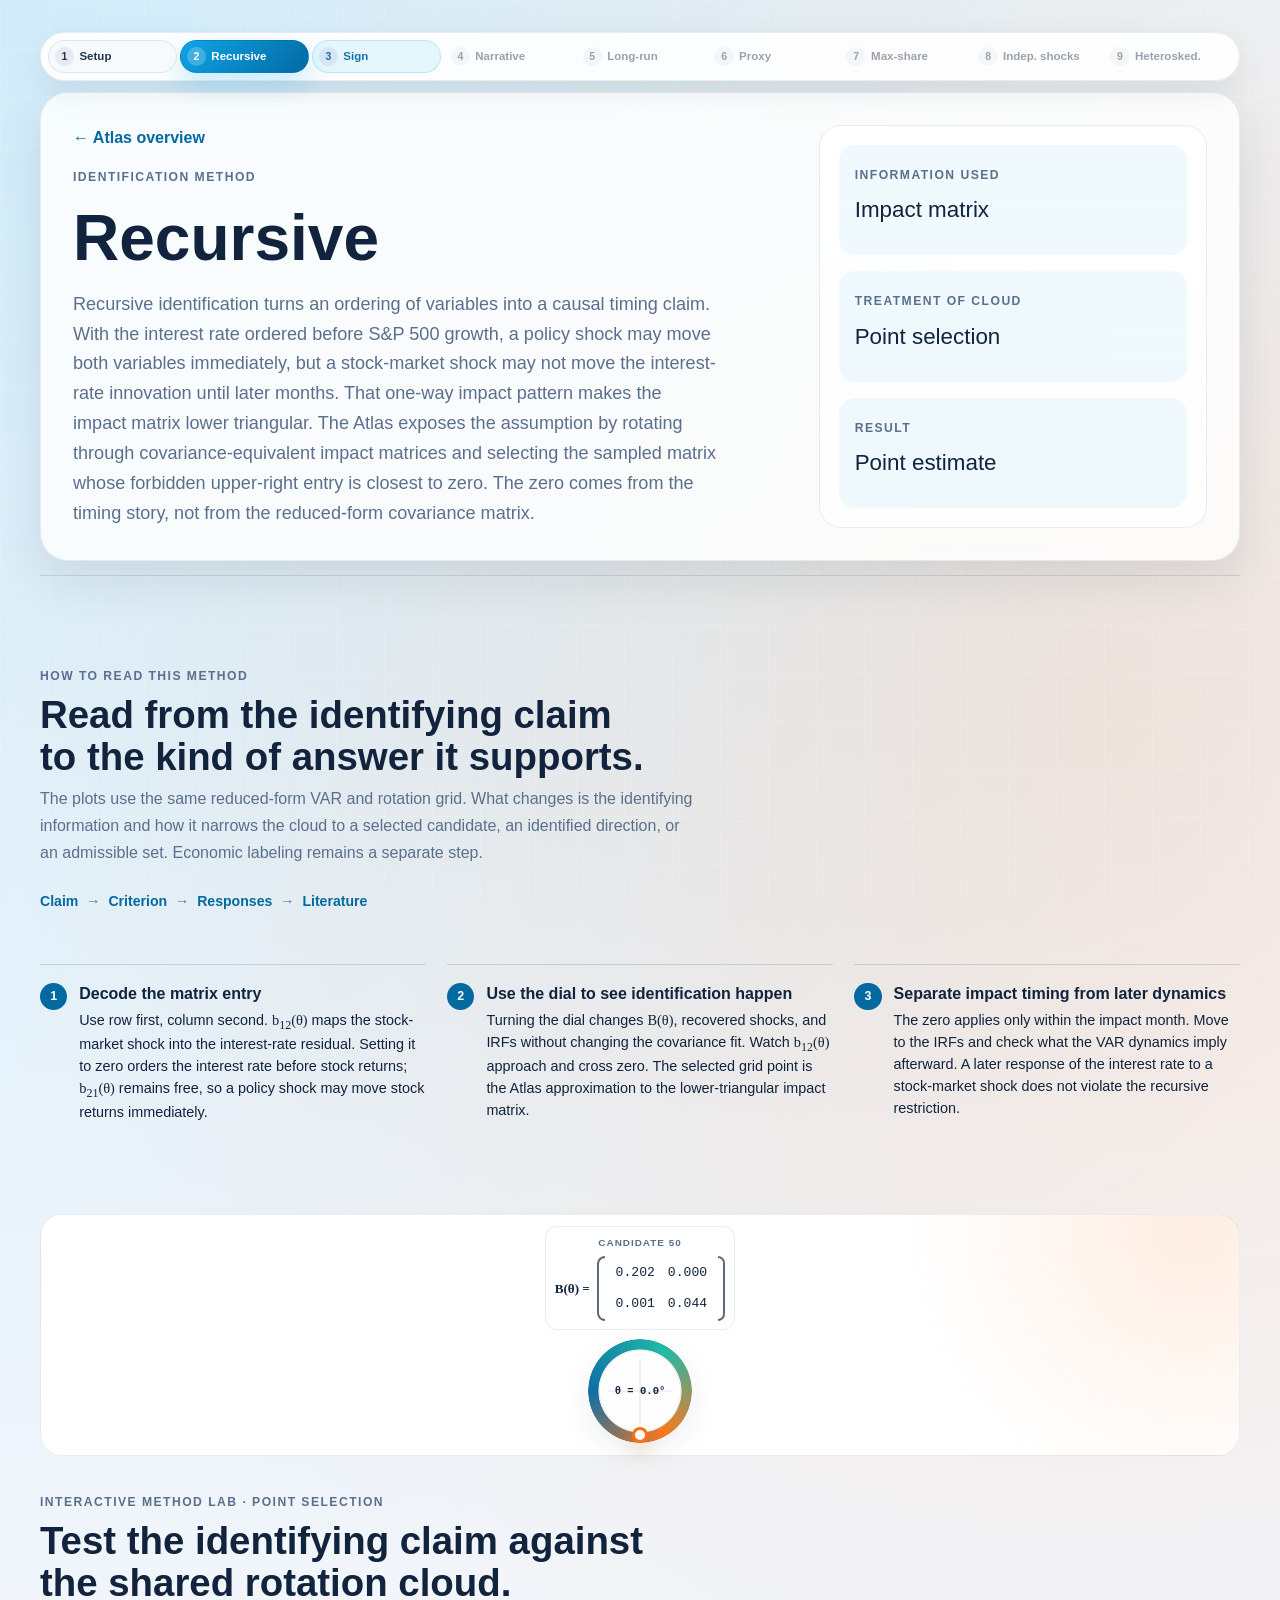
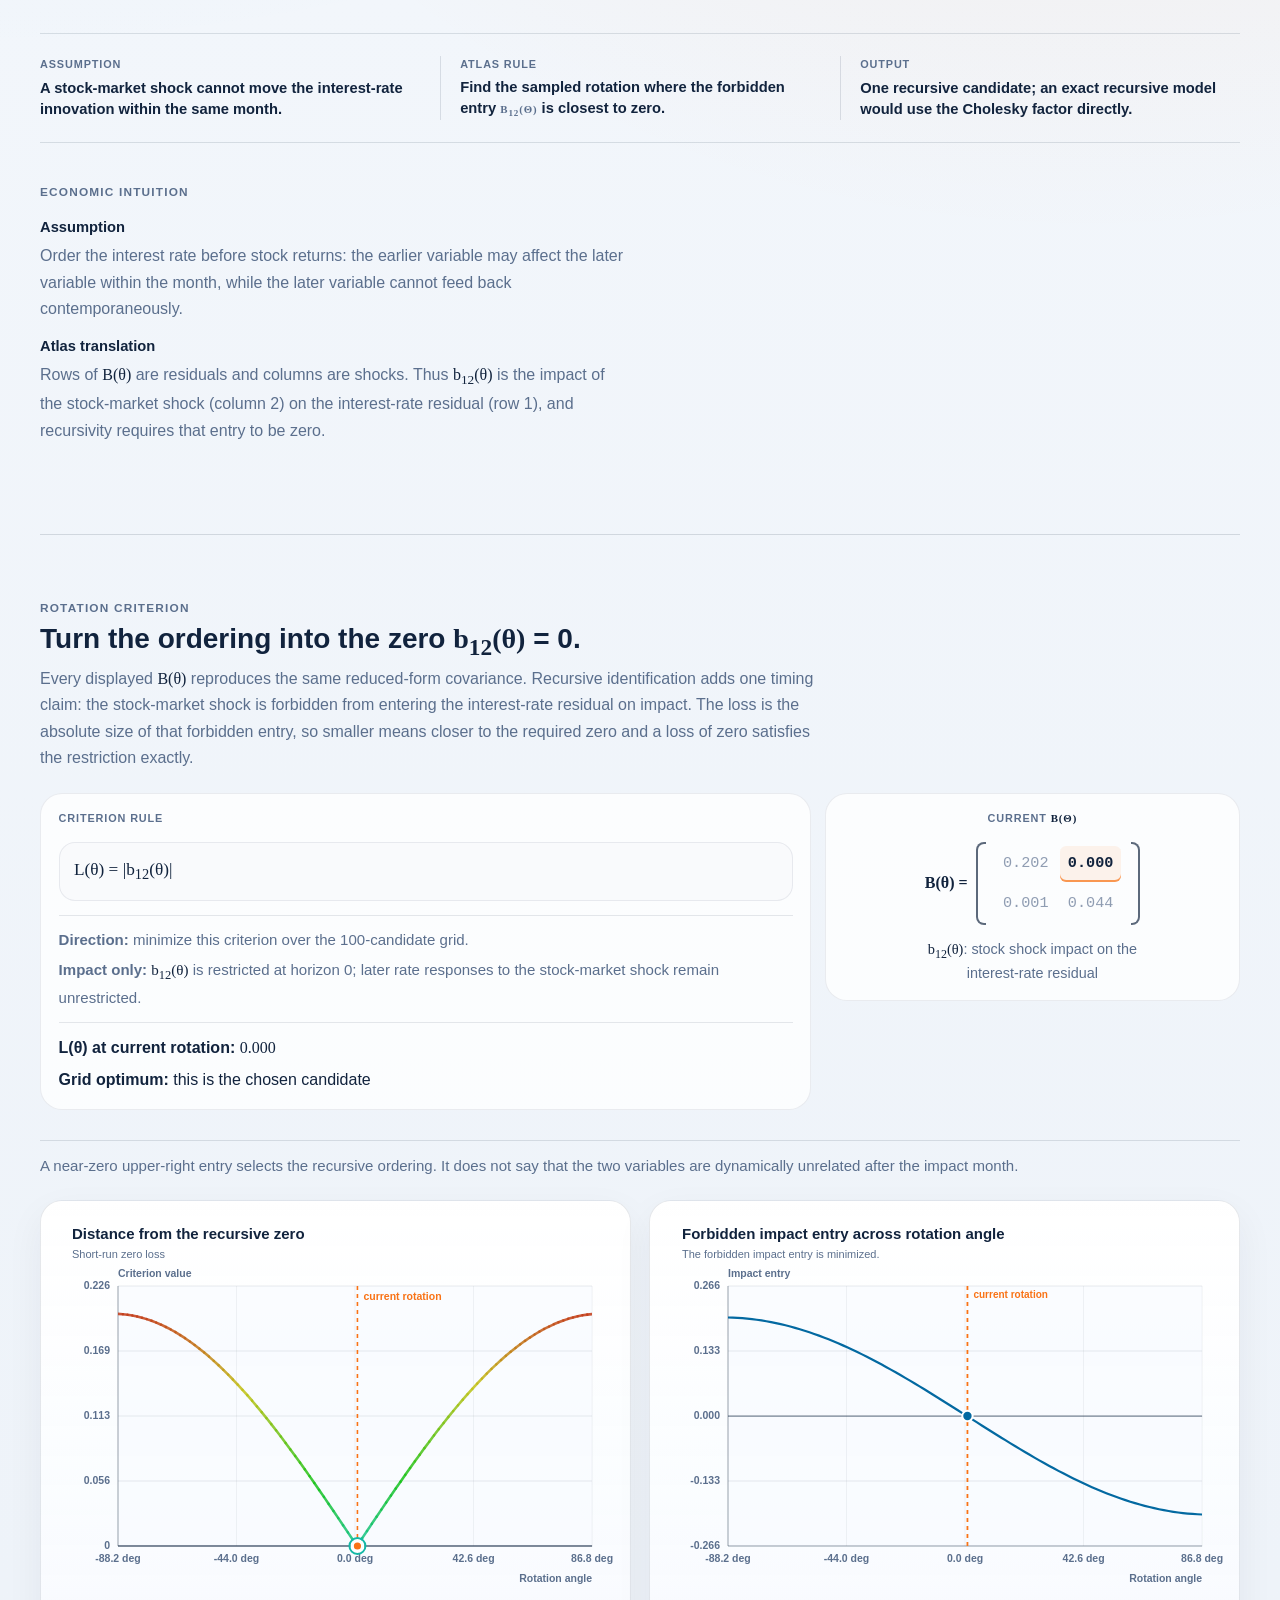
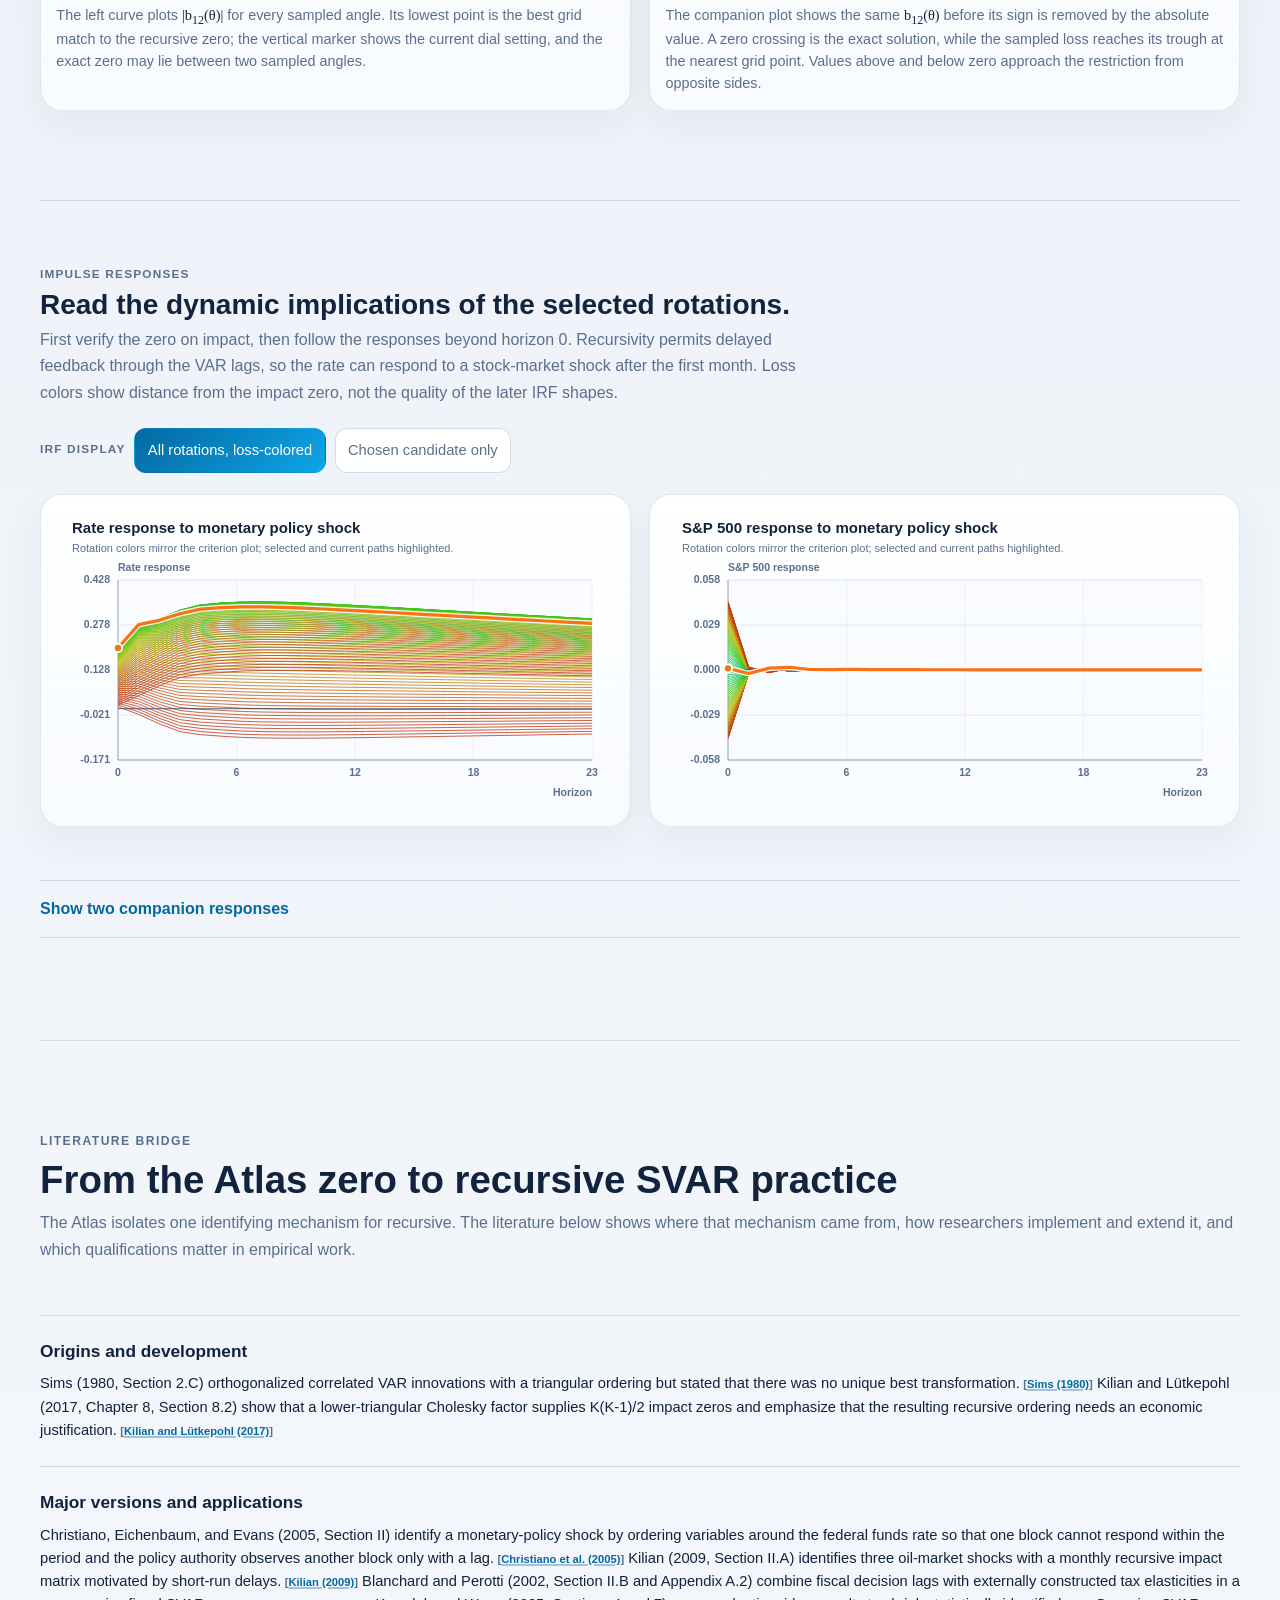
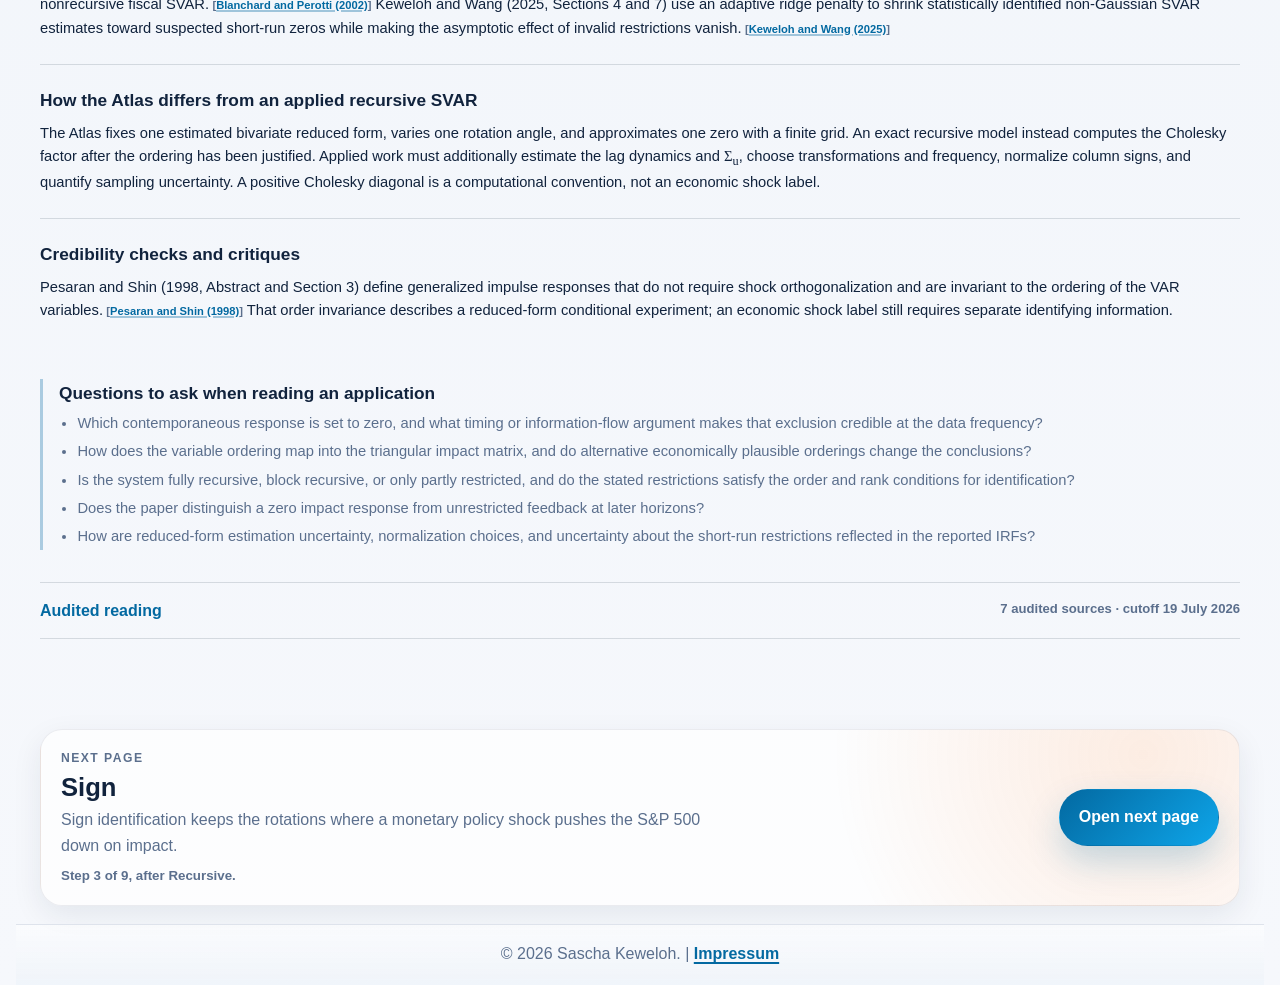
<file: apps/atlas/methods/recursive/index.html>
<!DOCTYPE html>
<!-- Generated by source/generate_seo_pages.mjs; edit method.html or the generator. -->
<html lang="en" class="ui-preinit">
<head>
  <meta charset="UTF-8">
  <meta name="viewport" content="width=device-width, initial-scale=1.0">
  <title>Recursive SVAR Identification | SVAR Identification Atlas</title>
  <meta
    name="description"
    content="Recursive identification picks the rotation where the stock-market shock has no contemporaneous impact on the interest-rate residual."
  >
  <!-- SEO:START -->
  <base href="../../">
  <meta id="seo-author" name="author" content="Sascha Keweloh">
  <meta id="seo-robots" name="robots" content="index, follow, max-image-preview:large, max-snippet:-1, max-video-preview:-1">
  <meta name="theme-color" content="#f5f1e8">
  <link id="seo-canonical" rel="canonical" href="https://saschakew.github.io/SVAR-Identification-Atlas/methods/recursive/">

  <meta property="og:site_name" content="SVAR Identification Atlas">
  <meta property="og:type" content="article">
  <meta property="og:locale" content="en_US">
  <meta id="seo-og-title" property="og:title" content="Recursive SVAR Identification | SVAR Identification Atlas">
  <meta id="seo-og-description" property="og:description" content="Recursive identification picks the rotation where the stock-market shock has no contemporaneous impact on the interest-rate residual.">
  <meta id="seo-og-url" property="og:url" content="https://saschakew.github.io/SVAR-Identification-Atlas/methods/recursive/">
  <meta id="seo-og-image" property="og:image" content="https://saschakew.github.io/SVAR-Identification-Atlas/source/matlab/generated/recursive.png">
  <meta property="og:image:width" content="890">
  <meta property="og:image:height" content="678">
  <meta id="seo-og-image-alt" property="og:image:alt" content="Recursive identification diagnostic in the SVAR Identification Atlas">

  <meta name="twitter:card" content="summary_large_image">
  <meta id="seo-twitter-title" name="twitter:title" content="Recursive SVAR Identification | SVAR Identification Atlas">
  <meta id="seo-twitter-description" name="twitter:description" content="Recursive identification picks the rotation where the stock-market shock has no contemporaneous impact on the interest-rate residual.">
  <meta id="seo-twitter-image" name="twitter:image" content="https://saschakew.github.io/SVAR-Identification-Atlas/source/matlab/generated/recursive.png">
  <meta id="seo-twitter-image-alt" name="twitter:image:alt" content="Recursive identification diagnostic in the SVAR Identification Atlas">
  <script id="seo-structured-data" type="application/ld+json">
    {
      "@context": "https://schema.org",
      "@graph": [
        {
          "@type": "LearningResource",
          "@id": "https://saschakew.github.io/SVAR-Identification-Atlas/methods/recursive/#learning-resource",
          "url": "https://saschakew.github.io/SVAR-Identification-Atlas/methods/recursive/",
          "name": "Recursive SVAR Identification",
          "description": "Recursive identification picks the rotation where the stock-market shock has no contemporaneous impact on the interest-rate residual.",
          "learningResourceType": "Interactive visualization",
          "educationalUse": [
            "Instruction",
            "Research"
          ],
          "about": [
            {
              "@type": "Thing",
              "name": "Recursive identification"
            },
            {
              "@type": "Thing",
              "name": "Structural vector autoregression"
            }
          ],
          "isAccessibleForFree": true,
          "inLanguage": "en",
          "image": "https://saschakew.github.io/SVAR-Identification-Atlas/source/matlab/generated/recursive.png",
          "author": {
            "@type": "Person",
            "@id": "https://sascha-keweloh.com/#person",
            "name": "Sascha Keweloh",
            "url": "https://sascha-keweloh.com/"
          },
          "isPartOf": {
            "@type": "WebSite",
            "@id": "https://saschakew.github.io/SVAR-Identification-Atlas/#website",
            "name": "SVAR Identification Atlas",
            "url": "https://saschakew.github.io/SVAR-Identification-Atlas/"
          }
        },
        {
          "@type": "BreadcrumbList",
          "itemListElement": [
            {
              "@type": "ListItem",
              "position": 1,
              "name": "SVAR Identification Atlas",
              "item": "https://saschakew.github.io/SVAR-Identification-Atlas/"
            },
            {
              "@type": "ListItem",
              "position": 2,
              "name": "Recursive identification",
              "item": "https://saschakew.github.io/SVAR-Identification-Atlas/methods/recursive/"
            }
          ]
        }
      ]
    }
  </script>
  <!-- SEO:END -->
  <meta http-equiv="Cache-Control" content="no-cache, no-store, must-revalidate">
  <meta http-equiv="Pragma" content="no-cache">
  <meta http-equiv="Expires" content="0">
  <link rel="stylesheet" href="styles.css?v=20260831-figure-system3">
</head>
<body class="method-page-body">
  <a class="skip-link" href="#main">Skip to content</a>
  <div id="loading-screen" role="status" aria-live="polite" aria-label="Loading the SVAR method page" hidden style="display: none;">
    <div class="loader loader--atlas">
      <p class="loader__eyebrow">Preparing the method page</p>
      <h1 class="loader__headline">Loading the SVAR illustration</h1>
      <p class="loader__copy">Drawing the common rotation grid before the method enters.</p>
      <div class="loader__chart-card">
        <canvas id="loader-time-series" aria-label="Animated loading plot for the interest rate and S&amp;P 500"></canvas>
        <div class="loader__legend" aria-hidden="true">
          <span><i class="loader__swatch loader__swatch--rate"></i>Interest rate</span>
          <span><i class="loader__swatch loader__swatch--sp500"></i>S&amp;P 500</span>
        </div>
      </div>
      <div class="loader__progress" aria-hidden="true">
        <div class="loader__progress-meta">
          <span id="loader-status-text">Loading method diagnostics</span>
          <span id="loader-progress-text">0%</span>
        </div>
        <div class="loader__progress-track">
          <span id="loader-progress-bar"></span>
        </div>
      </div>
    </div>
  </div>

  <main id="main" class="page-shell method-page-shell">
    <nav id="atlas-timeline" class="atlas-timeline" aria-label="Atlas sequence"></nav>

    <section class="hero atlas-hero method-hero" data-reveal>
      <div class="hero__content">
        <a class="method-back-link" href="index.html">&larr; Atlas overview</a>
        <span class="eyebrow">Identification method</span>
        <h1 id="method-page-title">Recursive</h1>
        <p id="method-page-summary" class="hero__lede">Recursive identification picks the rotation where the stock-market shock has no contemporaneous impact on the interest-rate residual.</p>
      </div>
      <aside class="hero-meta" id="method-page-meta"></aside>
    </section>

    <section id="method-reading-guide" class="editorial-section method-reading-guide" data-reveal aria-labelledby="method-reading-heading">
      <div id="method-reading-root"></div>
    </section>

    <div class="method-page-layout">
      <div id="single-method-root" class="method-page-root"></div>
      <aside id="method-cockpit-root" class="method-cockpit-root" aria-label="Rotation controls"></aside>
    </div>

    <section id="method-literature" class="editorial-section method-literature-chapter" data-reveal aria-labelledby="method-literature-heading">
      <div id="method-literature-root"></div>
    </section>

    <section id="method-matlab" class="section-card method-matlab" data-atlas-feature="matlabReplication" data-reveal>
      <div class="section-card__header">
        <span class="section-eyebrow">Matlab</span>
        <h2>Runnable simulated example.</h2>
      </div>
      <div class="matlab-run-guide" aria-label="How to run the Matlab example">
        <div>
          <strong>Run from the project folder</strong>
          <ol>
            <li>Open Matlab in <code>apps/atlas/source/matlab</code>.</li>
            <li>Run this method script, for example <code>atlas_recursive_demo</code>.</li>
            <li>Run <code>atlas_run_all_method_demos</code> to export every method figure set.</li>
          </ol>
        </div>
        <div>
          <strong>Copy into a fresh folder</strong>
          <ol>
            <li>Copy <code>atlas_setup.m</code> and this method script.</li>
            <li>Copy the helper files in the disclosure below.</li>
            <li>Run the method script; it creates diagnostics, all-rotation IRFs, and selected/accepted IRFs.</li>
          </ol>
        </div>
        <p class="matlab-run-guide__note">The ZIP button creates the same folder automatically. If an embedded preview blocks downloads, open this page in a regular browser.</p>
      </div>
      <details class="shared-code-disclosure">
        <summary>Show shared Matlab setup code</summary>
        <div id="method-shared-code-panel"></div>
      </details>
      <div id="method-code-panel"></div>
      <details class="shared-code-disclosure">
        <summary>Show shared Matlab plotting and utility helpers</summary>
        <div id="method-helper-code-panels"></div>
      </details>
    </section>

    <section id="atlas-next-card" class="atlas-next-card" data-reveal aria-label="Next Atlas page"></section>

    <footer class="site-footer" data-reveal>
      <p>
        &copy; 2026 Sascha Keweloh. | <a href="https://sascha-keweloh.com/impressum.html">Impressum</a>
      </p>
    </footer>
  </main>

  <script type="module" src="js/method-page.js?v=20260831-figure-system3"></script>
</body>
</html>
</file>
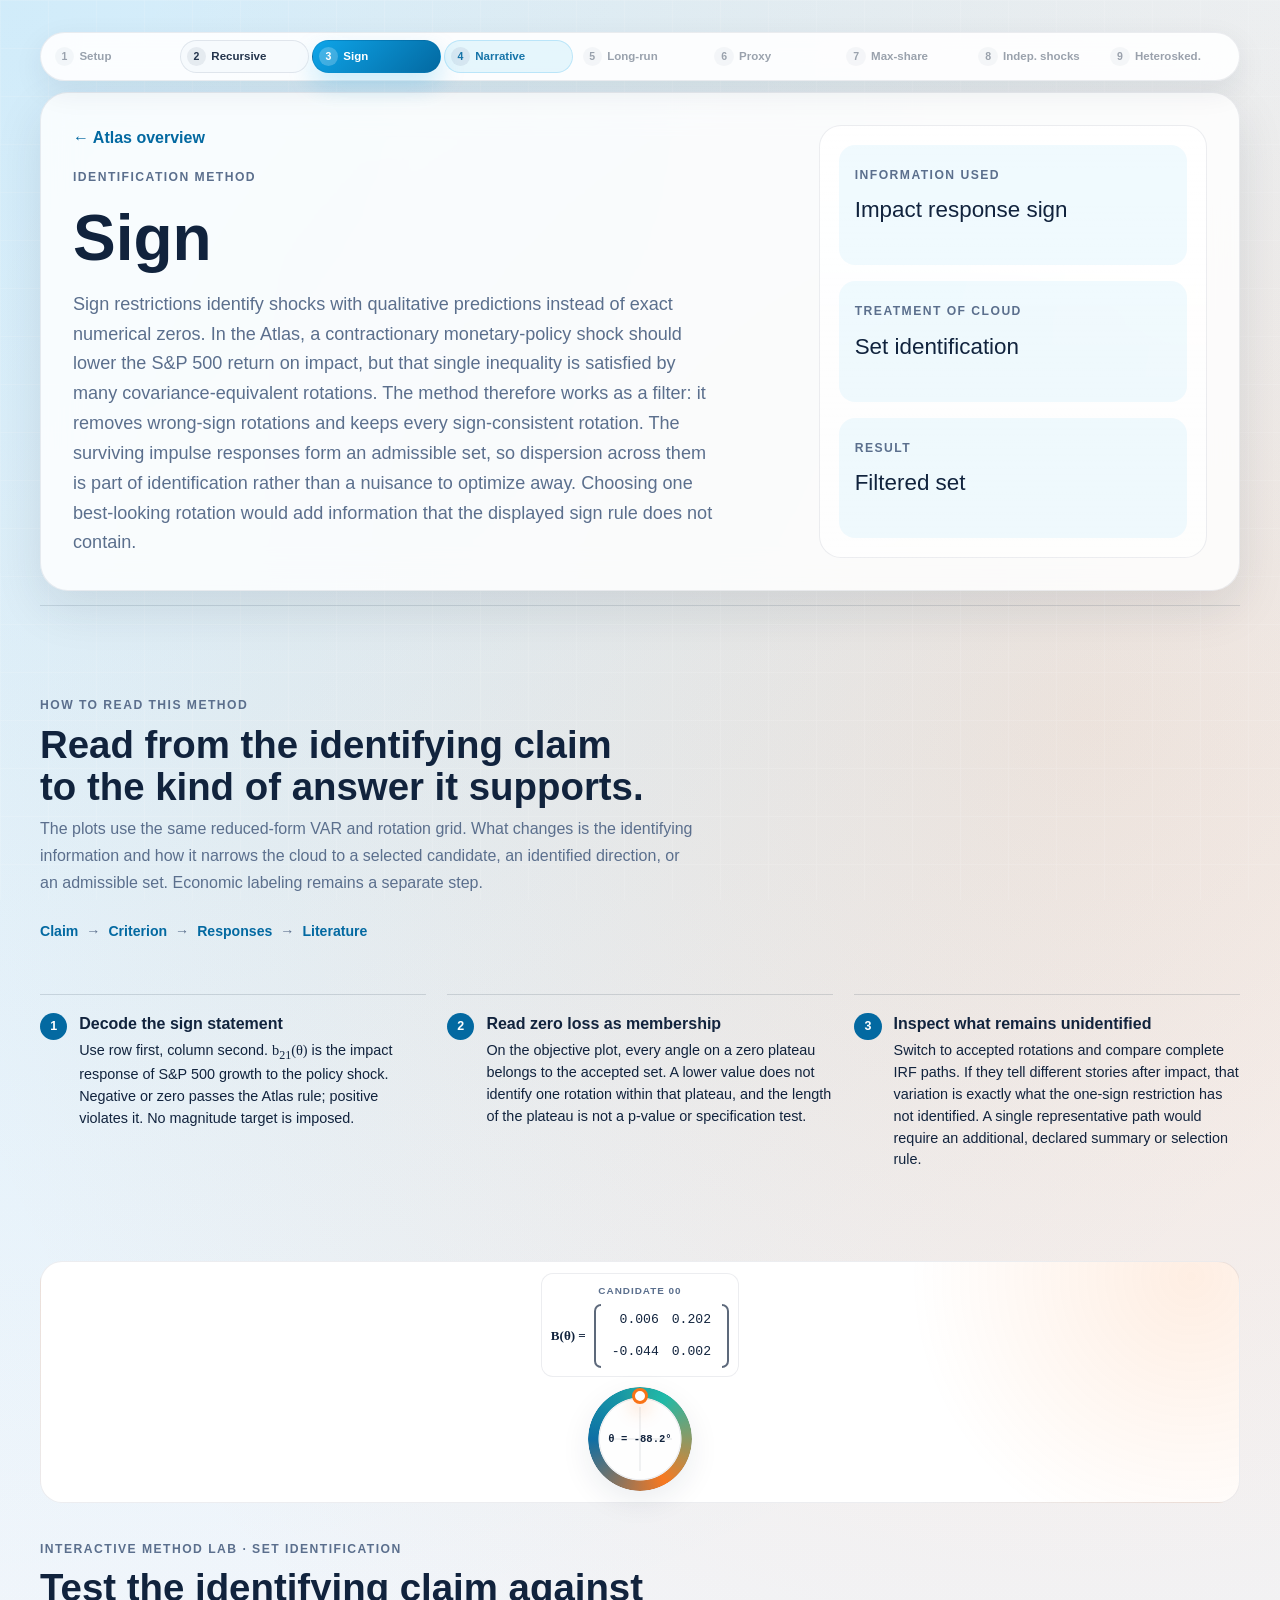
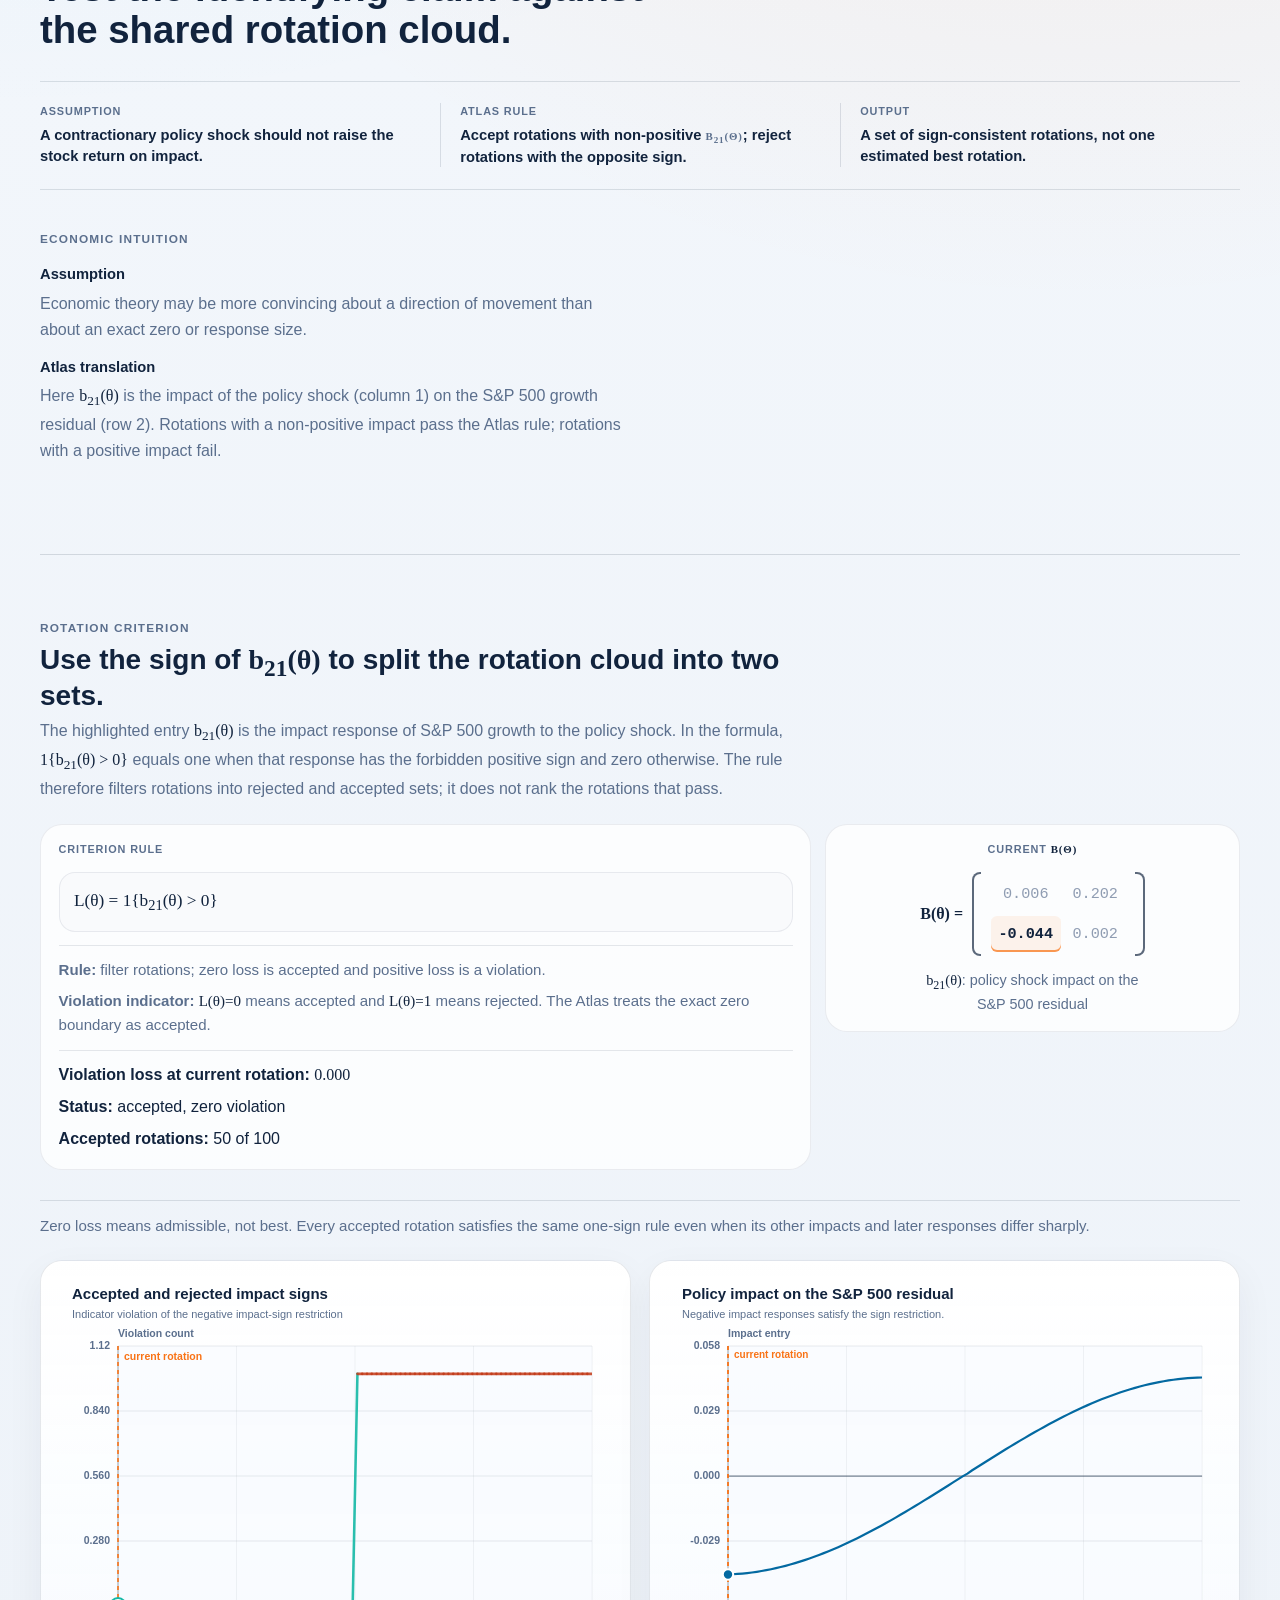
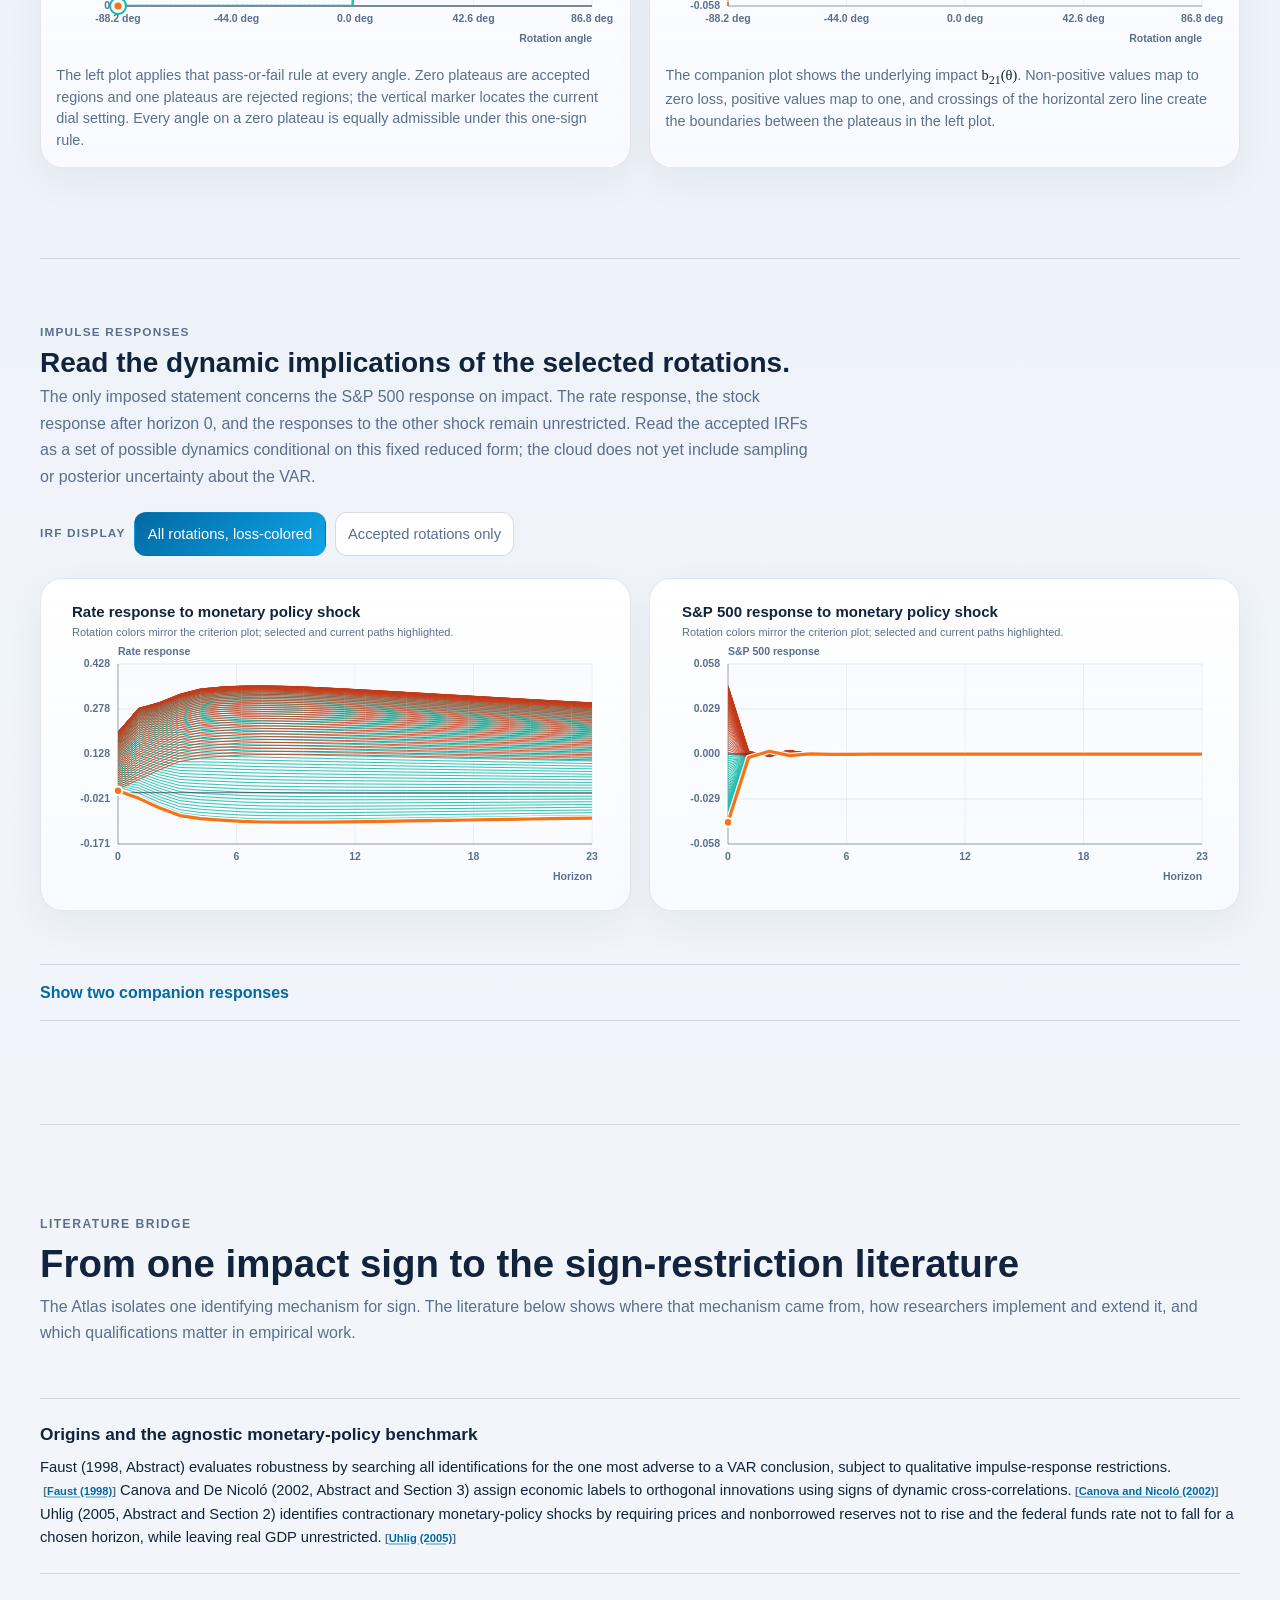
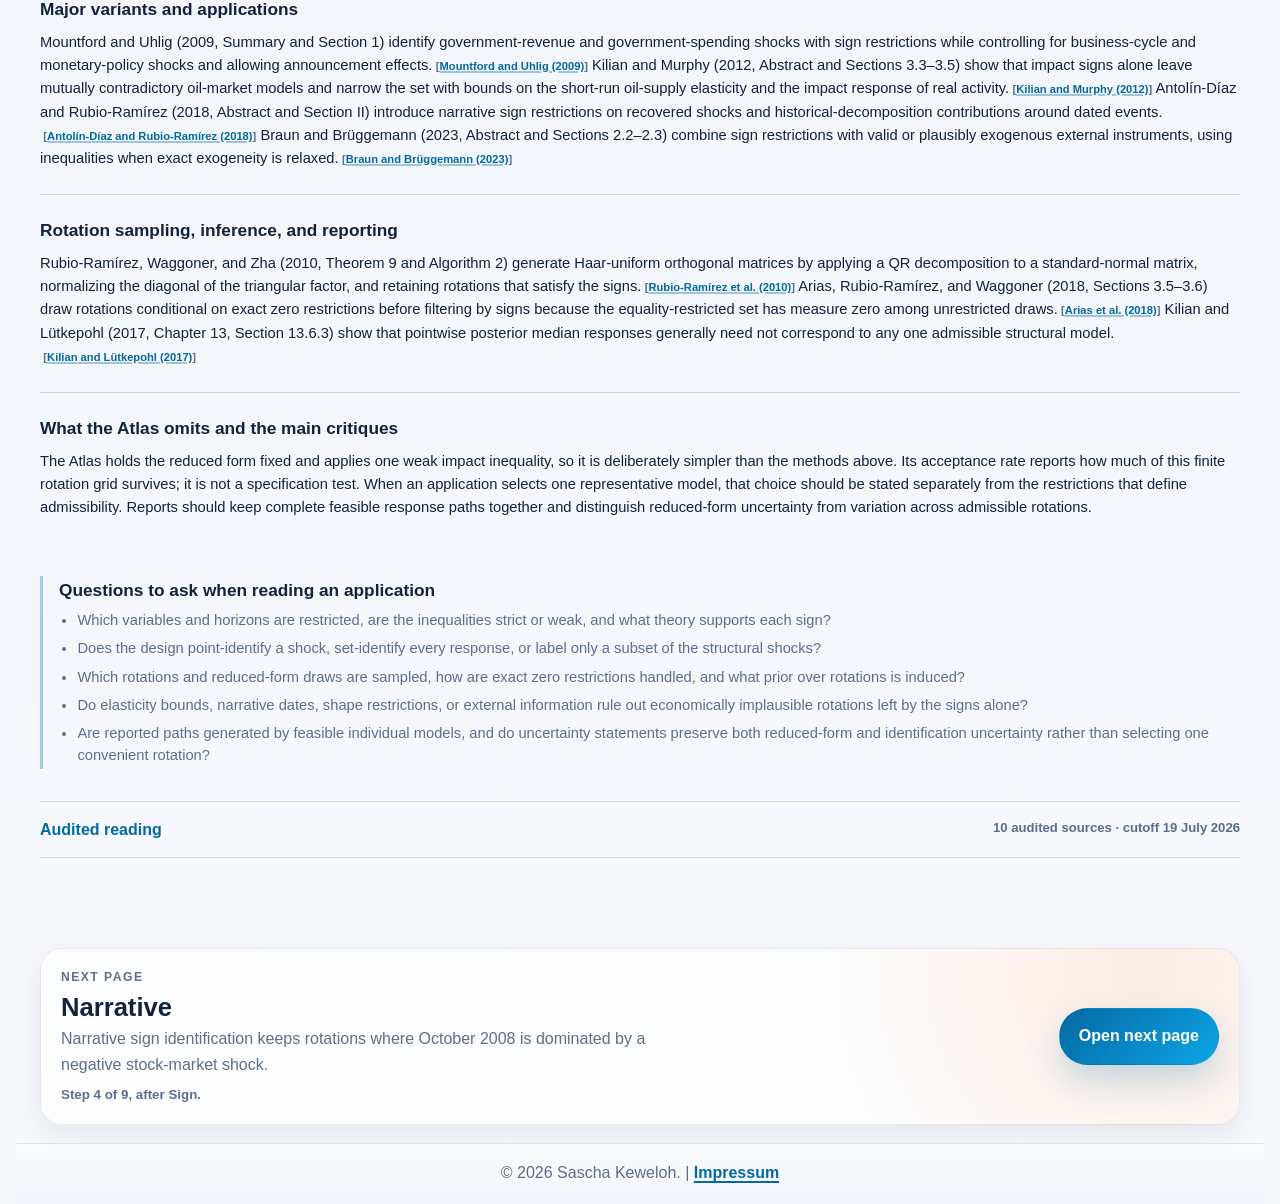
<file: apps/atlas/methods/sign/index.html>
<!DOCTYPE html>
<!-- Generated by source/generate_seo_pages.mjs; edit method.html or the generator. -->
<html lang="en" class="ui-preinit">
<head>
  <meta charset="UTF-8">
  <meta name="viewport" content="width=device-width, initial-scale=1.0">
  <title>Sign SVAR Identification | SVAR Identification Atlas</title>
  <meta
    name="description"
    content="Sign identification keeps the rotations where a monetary policy shock pushes the S&amp;P 500 down on impact."
  >
  <!-- SEO:START -->
  <base href="../../">
  <meta id="seo-author" name="author" content="Sascha Keweloh">
  <meta id="seo-robots" name="robots" content="index, follow, max-image-preview:large, max-snippet:-1, max-video-preview:-1">
  <meta name="theme-color" content="#f5f1e8">
  <link id="seo-canonical" rel="canonical" href="https://saschakew.github.io/SVAR-Identification-Atlas/methods/sign/">

  <meta property="og:site_name" content="SVAR Identification Atlas">
  <meta property="og:type" content="article">
  <meta property="og:locale" content="en_US">
  <meta id="seo-og-title" property="og:title" content="Sign SVAR Identification | SVAR Identification Atlas">
  <meta id="seo-og-description" property="og:description" content="Sign identification keeps the rotations where a monetary policy shock pushes the S&amp;P 500 down on impact.">
  <meta id="seo-og-url" property="og:url" content="https://saschakew.github.io/SVAR-Identification-Atlas/methods/sign/">
  <meta id="seo-og-image" property="og:image" content="https://saschakew.github.io/SVAR-Identification-Atlas/source/matlab/generated/sign.png">
  <meta property="og:image:width" content="890">
  <meta property="og:image:height" content="678">
  <meta id="seo-og-image-alt" property="og:image:alt" content="Sign identification diagnostic in the SVAR Identification Atlas">

  <meta name="twitter:card" content="summary_large_image">
  <meta id="seo-twitter-title" name="twitter:title" content="Sign SVAR Identification | SVAR Identification Atlas">
  <meta id="seo-twitter-description" name="twitter:description" content="Sign identification keeps the rotations where a monetary policy shock pushes the S&amp;P 500 down on impact.">
  <meta id="seo-twitter-image" name="twitter:image" content="https://saschakew.github.io/SVAR-Identification-Atlas/source/matlab/generated/sign.png">
  <meta id="seo-twitter-image-alt" name="twitter:image:alt" content="Sign identification diagnostic in the SVAR Identification Atlas">
  <script id="seo-structured-data" type="application/ld+json">
    {
      "@context": "https://schema.org",
      "@graph": [
        {
          "@type": "LearningResource",
          "@id": "https://saschakew.github.io/SVAR-Identification-Atlas/methods/sign/#learning-resource",
          "url": "https://saschakew.github.io/SVAR-Identification-Atlas/methods/sign/",
          "name": "Sign SVAR Identification",
          "description": "Sign identification keeps the rotations where a monetary policy shock pushes the S&P 500 down on impact.",
          "learningResourceType": "Interactive visualization",
          "educationalUse": [
            "Instruction",
            "Research"
          ],
          "about": [
            {
              "@type": "Thing",
              "name": "Sign identification"
            },
            {
              "@type": "Thing",
              "name": "Structural vector autoregression"
            }
          ],
          "isAccessibleForFree": true,
          "inLanguage": "en",
          "image": "https://saschakew.github.io/SVAR-Identification-Atlas/source/matlab/generated/sign.png",
          "author": {
            "@type": "Person",
            "@id": "https://sascha-keweloh.com/#person",
            "name": "Sascha Keweloh",
            "url": "https://sascha-keweloh.com/"
          },
          "isPartOf": {
            "@type": "WebSite",
            "@id": "https://saschakew.github.io/SVAR-Identification-Atlas/#website",
            "name": "SVAR Identification Atlas",
            "url": "https://saschakew.github.io/SVAR-Identification-Atlas/"
          }
        },
        {
          "@type": "BreadcrumbList",
          "itemListElement": [
            {
              "@type": "ListItem",
              "position": 1,
              "name": "SVAR Identification Atlas",
              "item": "https://saschakew.github.io/SVAR-Identification-Atlas/"
            },
            {
              "@type": "ListItem",
              "position": 2,
              "name": "Sign identification",
              "item": "https://saschakew.github.io/SVAR-Identification-Atlas/methods/sign/"
            }
          ]
        }
      ]
    }
  </script>
  <!-- SEO:END -->
  <meta http-equiv="Cache-Control" content="no-cache, no-store, must-revalidate">
  <meta http-equiv="Pragma" content="no-cache">
  <meta http-equiv="Expires" content="0">
  <link rel="stylesheet" href="styles.css?v=20260831-figure-system3">
</head>
<body class="method-page-body">
  <a class="skip-link" href="#main">Skip to content</a>
  <div id="loading-screen" role="status" aria-live="polite" aria-label="Loading the SVAR method page" hidden style="display: none;">
    <div class="loader loader--atlas">
      <p class="loader__eyebrow">Preparing the method page</p>
      <h1 class="loader__headline">Loading the SVAR illustration</h1>
      <p class="loader__copy">Drawing the common rotation grid before the method enters.</p>
      <div class="loader__chart-card">
        <canvas id="loader-time-series" aria-label="Animated loading plot for the interest rate and S&amp;P 500"></canvas>
        <div class="loader__legend" aria-hidden="true">
          <span><i class="loader__swatch loader__swatch--rate"></i>Interest rate</span>
          <span><i class="loader__swatch loader__swatch--sp500"></i>S&amp;P 500</span>
        </div>
      </div>
      <div class="loader__progress" aria-hidden="true">
        <div class="loader__progress-meta">
          <span id="loader-status-text">Loading method diagnostics</span>
          <span id="loader-progress-text">0%</span>
        </div>
        <div class="loader__progress-track">
          <span id="loader-progress-bar"></span>
        </div>
      </div>
    </div>
  </div>

  <main id="main" class="page-shell method-page-shell">
    <nav id="atlas-timeline" class="atlas-timeline" aria-label="Atlas sequence"></nav>

    <section class="hero atlas-hero method-hero" data-reveal>
      <div class="hero__content">
        <a class="method-back-link" href="index.html">&larr; Atlas overview</a>
        <span class="eyebrow">Identification method</span>
        <h1 id="method-page-title">Sign</h1>
        <p id="method-page-summary" class="hero__lede">Sign identification keeps the rotations where a monetary policy shock pushes the S&amp;P 500 down on impact.</p>
      </div>
      <aside class="hero-meta" id="method-page-meta"></aside>
    </section>

    <section id="method-reading-guide" class="editorial-section method-reading-guide" data-reveal aria-labelledby="method-reading-heading">
      <div id="method-reading-root"></div>
    </section>

    <div class="method-page-layout">
      <div id="single-method-root" class="method-page-root"></div>
      <aside id="method-cockpit-root" class="method-cockpit-root" aria-label="Rotation controls"></aside>
    </div>

    <section id="method-literature" class="editorial-section method-literature-chapter" data-reveal aria-labelledby="method-literature-heading">
      <div id="method-literature-root"></div>
    </section>

    <section id="method-matlab" class="section-card method-matlab" data-atlas-feature="matlabReplication" data-reveal>
      <div class="section-card__header">
        <span class="section-eyebrow">Matlab</span>
        <h2>Runnable simulated example.</h2>
      </div>
      <div class="matlab-run-guide" aria-label="How to run the Matlab example">
        <div>
          <strong>Run from the project folder</strong>
          <ol>
            <li>Open Matlab in <code>apps/atlas/source/matlab</code>.</li>
            <li>Run this method script, for example <code>atlas_recursive_demo</code>.</li>
            <li>Run <code>atlas_run_all_method_demos</code> to export every method figure set.</li>
          </ol>
        </div>
        <div>
          <strong>Copy into a fresh folder</strong>
          <ol>
            <li>Copy <code>atlas_setup.m</code> and this method script.</li>
            <li>Copy the helper files in the disclosure below.</li>
            <li>Run the method script; it creates diagnostics, all-rotation IRFs, and selected/accepted IRFs.</li>
          </ol>
        </div>
        <p class="matlab-run-guide__note">The ZIP button creates the same folder automatically. If an embedded preview blocks downloads, open this page in a regular browser.</p>
      </div>
      <details class="shared-code-disclosure">
        <summary>Show shared Matlab setup code</summary>
        <div id="method-shared-code-panel"></div>
      </details>
      <div id="method-code-panel"></div>
      <details class="shared-code-disclosure">
        <summary>Show shared Matlab plotting and utility helpers</summary>
        <div id="method-helper-code-panels"></div>
      </details>
    </section>

    <section id="atlas-next-card" class="atlas-next-card" data-reveal aria-label="Next Atlas page"></section>

    <footer class="site-footer" data-reveal>
      <p>
        &copy; 2026 Sascha Keweloh. | <a href="https://sascha-keweloh.com/impressum.html">Impressum</a>
      </p>
    </footer>
  </main>

  <script type="module" src="js/method-page.js?v=20260831-figure-system3"></script>
</body>
</html>
</file>
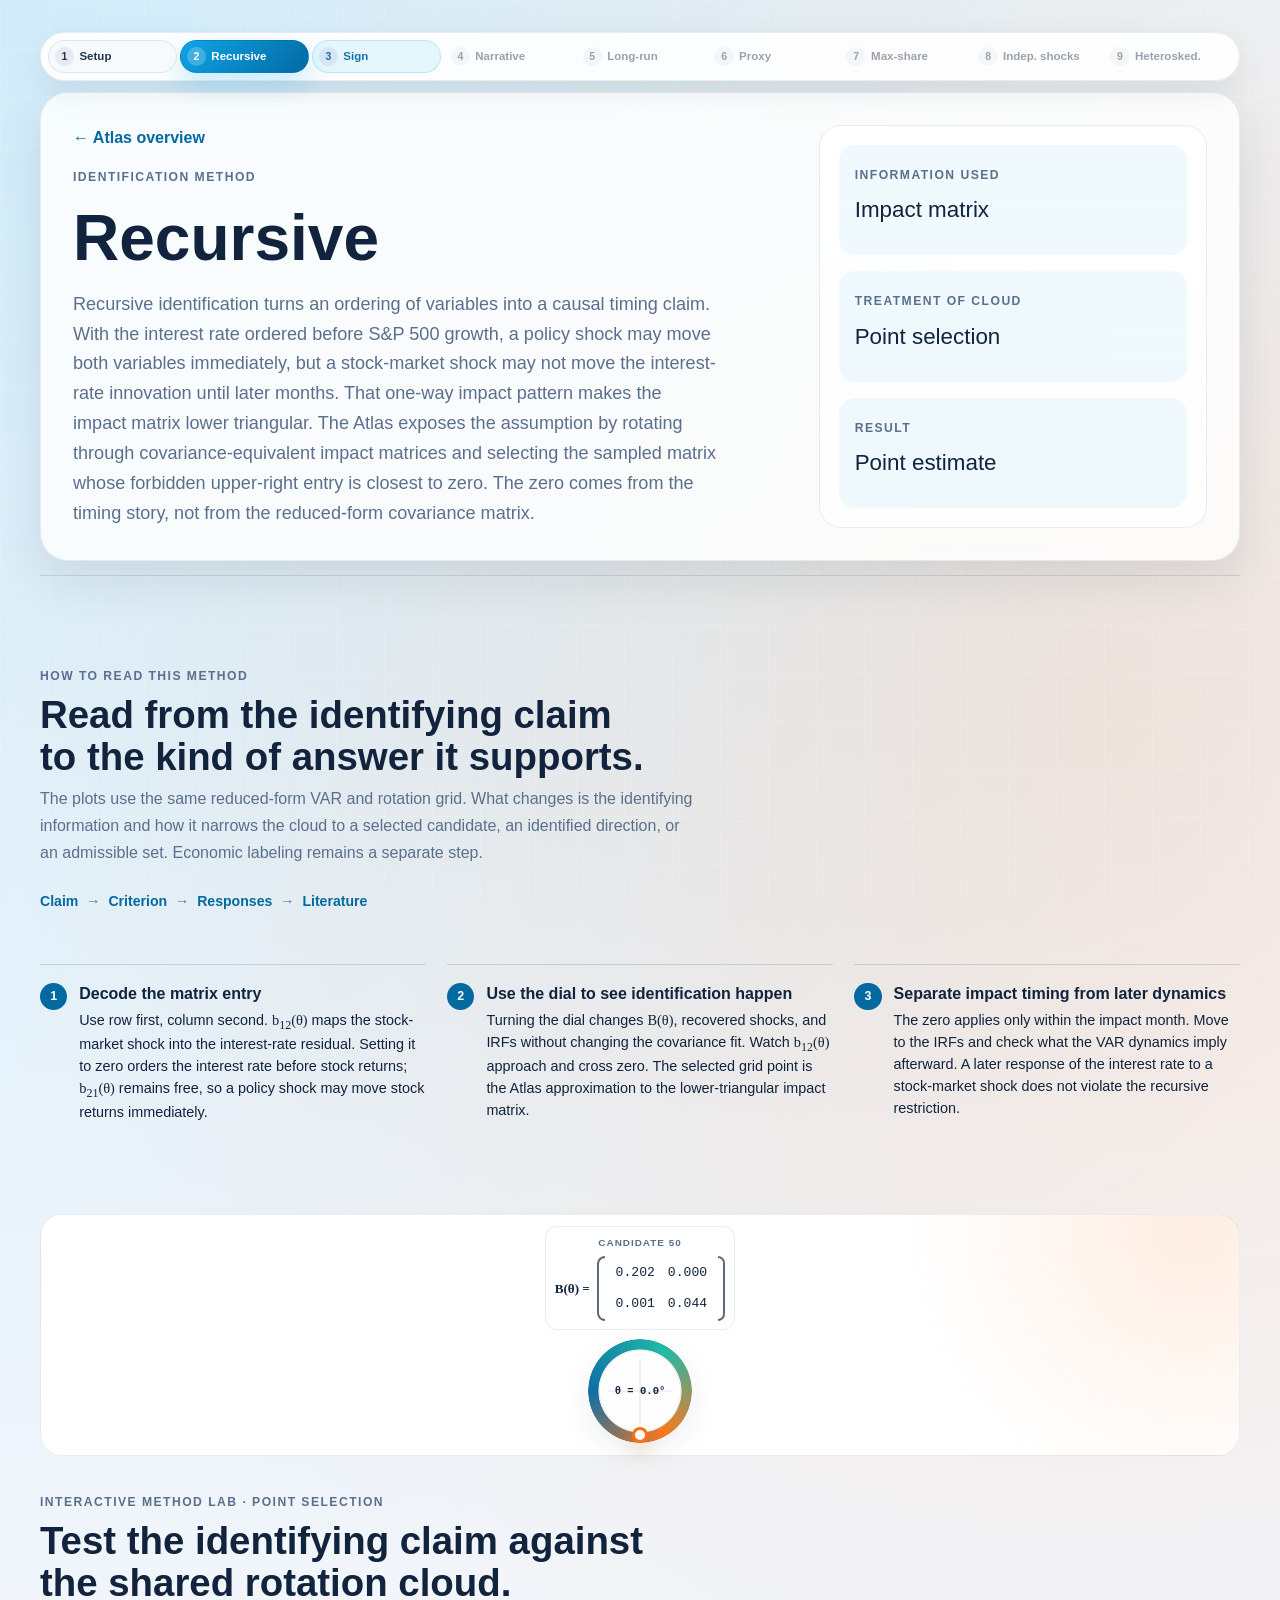
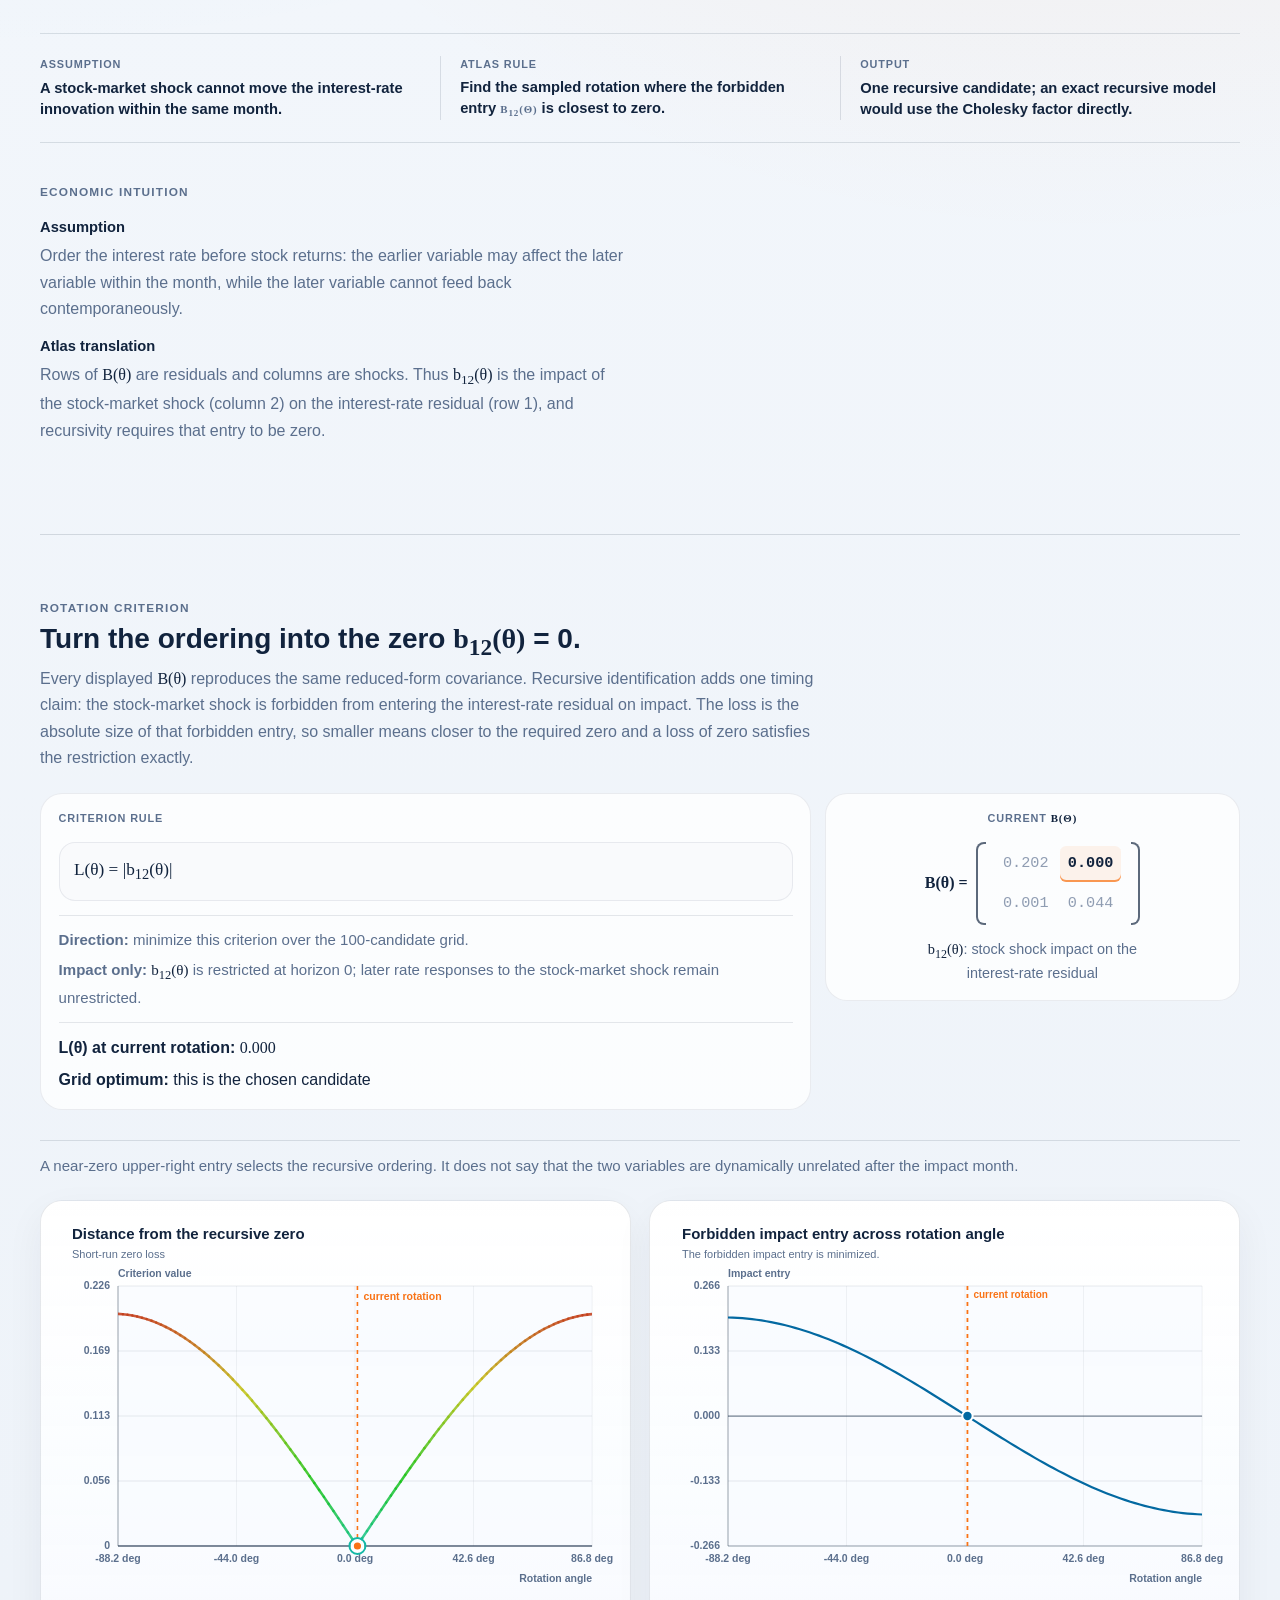
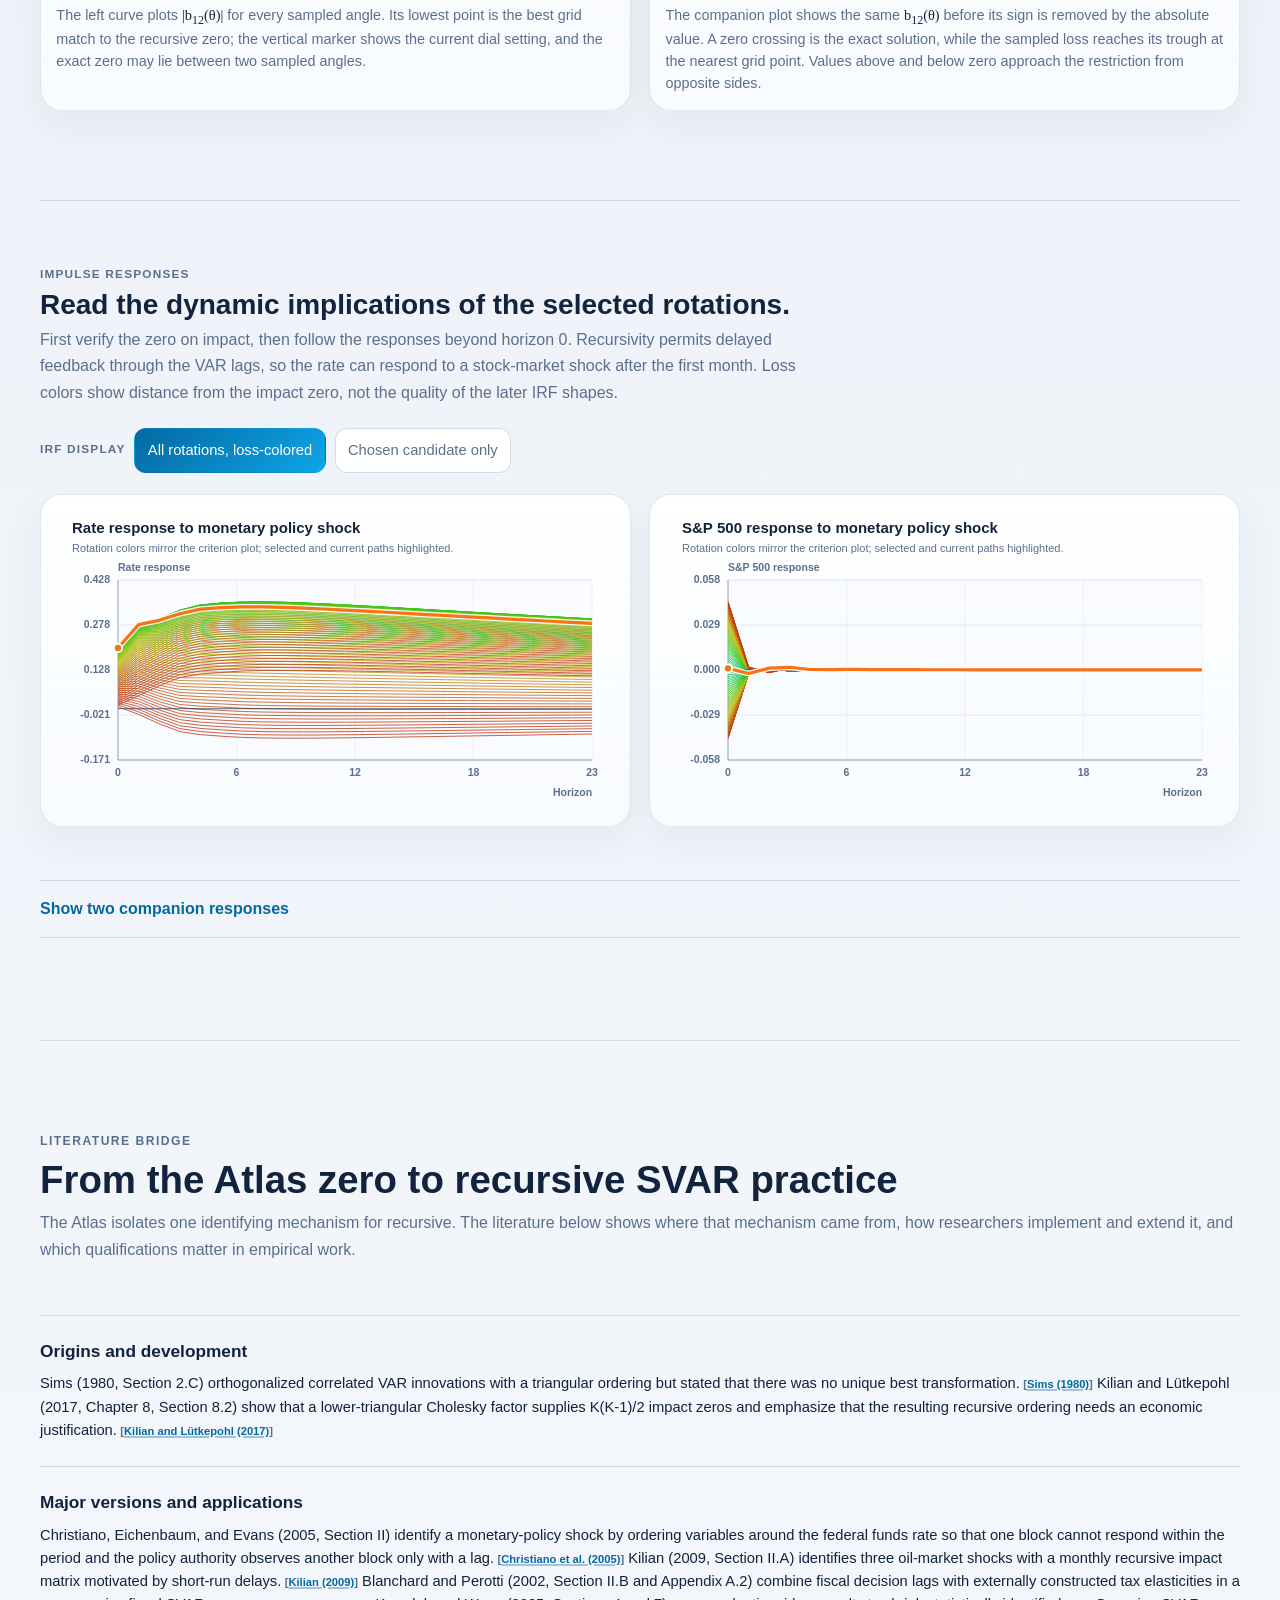
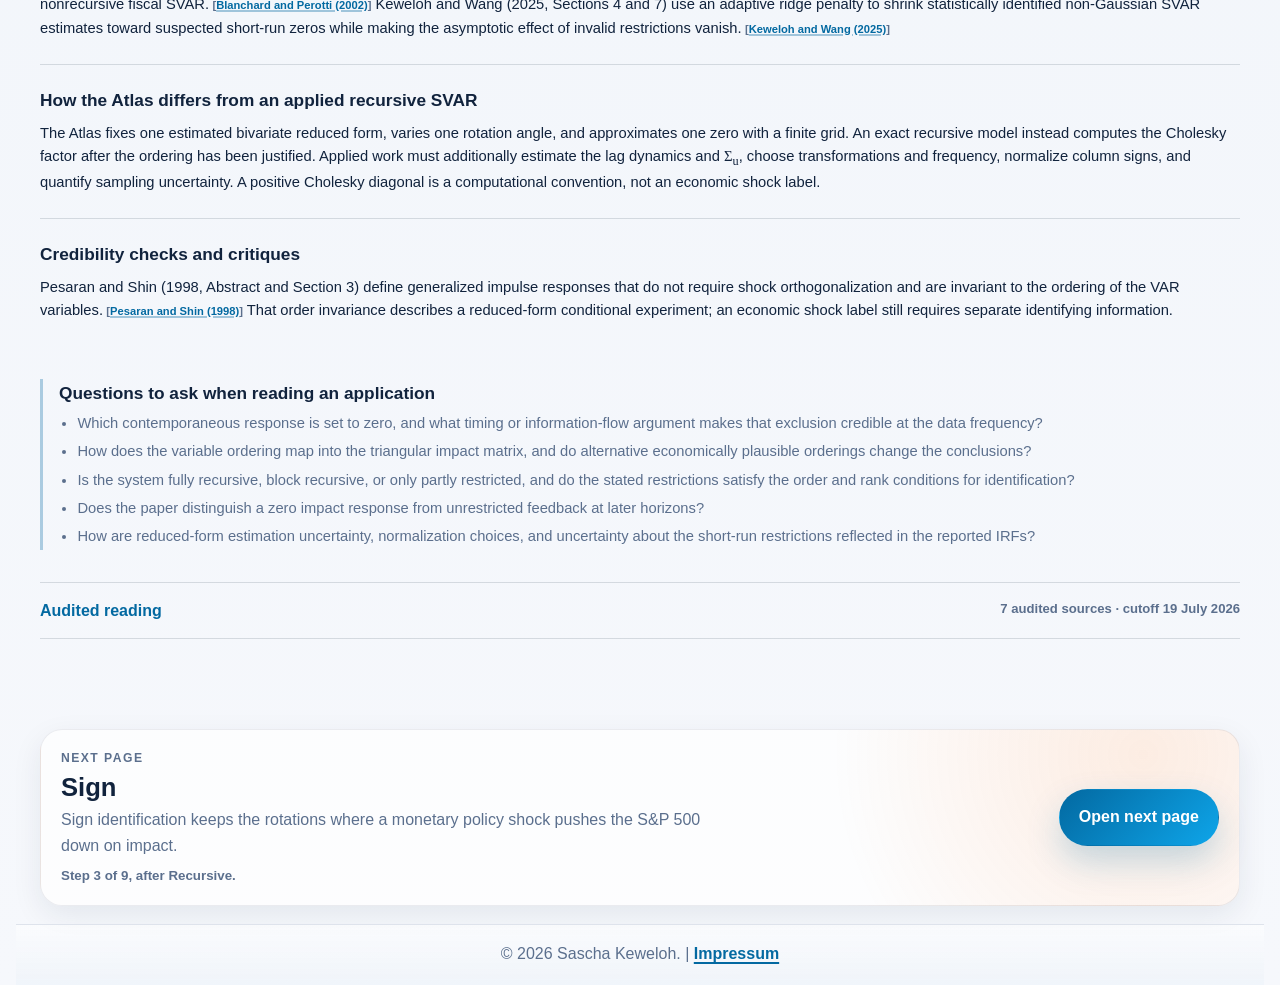
<file: apps/atlas/method.html>
<!DOCTYPE html>
<html lang="en" class="ui-preinit">
<head>
  <meta charset="UTF-8">
  <meta name="viewport" content="width=device-width, initial-scale=1.0">
  <title>SVAR Identification Method</title>
  <meta
    name="description"
    content="A visual SVAR identification method guide with an interactive rotation criterion, interpretation steps, literature history, variants, applications, and caveats."
  >
  <!-- SEO:START -->
  <meta id="seo-author" name="author" content="Sascha Keweloh">
  <meta id="seo-robots" name="robots" content="index, follow, max-image-preview:large, max-snippet:-1, max-video-preview:-1">
  <meta name="theme-color" content="#f5f1e8">

  <meta property="og:site_name" content="SVAR Identification Atlas">
  <meta property="og:type" content="article">
  <meta property="og:locale" content="en_US">
  <meta id="seo-og-title" property="og:title" content="Recursive SVAR Identification | SVAR Identification Atlas">
  <meta id="seo-og-description" property="og:description" content="Learn recursive SVAR identification with an interactive rotation criterion, impulse responses, literature context, and reproducible MATLAB code.">
  <meta id="seo-og-url" property="og:url" content="https://saschakew.github.io/SVAR-Identification-Atlas/methods/recursive/">
  <meta id="seo-og-image" property="og:image" content="https://saschakew.github.io/SVAR-Identification-Atlas/source/matlab/generated/recursive.png">
  <meta property="og:image:width" content="890">
  <meta property="og:image:height" content="678">
  <meta id="seo-og-image-alt" property="og:image:alt" content="Recursive identification diagnostic in the SVAR Identification Atlas">

  <meta name="twitter:card" content="summary_large_image">
  <meta id="seo-twitter-title" name="twitter:title" content="Recursive SVAR Identification | SVAR Identification Atlas">
  <meta id="seo-twitter-description" name="twitter:description" content="Learn recursive SVAR identification through an interactive rotation criterion, literature guide, and MATLAB example.">
  <meta id="seo-twitter-image" name="twitter:image" content="https://saschakew.github.io/SVAR-Identification-Atlas/source/matlab/generated/recursive.png">
  <meta id="seo-twitter-image-alt" name="twitter:image:alt" content="Recursive identification diagnostic in the SVAR Identification Atlas">
  <script id="seo-structured-data" type="application/ld+json"></script>
  <!-- SEO:END -->
  <meta http-equiv="Cache-Control" content="no-cache, no-store, must-revalidate">
  <meta http-equiv="Pragma" content="no-cache">
  <meta http-equiv="Expires" content="0">
  <link rel="stylesheet" href="styles.css?v=20260831-figure-system3">
</head>
<body class="method-page-body">
  <a class="skip-link" href="#main">Skip to content</a>
  <div id="loading-screen" role="status" aria-live="polite" aria-label="Loading the SVAR method page" hidden style="display: none;">
    <div class="loader loader--atlas">
      <p class="loader__eyebrow">Preparing the method page</p>
      <h1 class="loader__headline">Loading the SVAR illustration</h1>
      <p class="loader__copy">Drawing the common rotation grid before the method enters.</p>
      <div class="loader__chart-card">
        <canvas id="loader-time-series" aria-label="Animated loading plot for the interest rate and S&amp;P 500"></canvas>
        <div class="loader__legend" aria-hidden="true">
          <span><i class="loader__swatch loader__swatch--rate"></i>Interest rate</span>
          <span><i class="loader__swatch loader__swatch--sp500"></i>S&amp;P 500</span>
        </div>
      </div>
      <div class="loader__progress" aria-hidden="true">
        <div class="loader__progress-meta">
          <span id="loader-status-text">Loading method diagnostics</span>
          <span id="loader-progress-text">0%</span>
        </div>
        <div class="loader__progress-track">
          <span id="loader-progress-bar"></span>
        </div>
      </div>
    </div>
  </div>

  <main id="main" class="page-shell method-page-shell">
    <nav id="atlas-timeline" class="atlas-timeline" aria-label="Atlas sequence"></nav>

    <section class="hero atlas-hero method-hero" data-reveal>
      <div class="hero__content">
        <a class="method-back-link" href="index.html">&larr; Atlas overview</a>
        <span class="eyebrow">Identification method</span>
        <h1 id="method-page-title">SVAR identification</h1>
        <p id="method-page-summary" class="hero__lede"></p>
      </div>
      <aside class="hero-meta" id="method-page-meta"></aside>
    </section>

    <section id="method-reading-guide" class="editorial-section method-reading-guide" data-reveal aria-labelledby="method-reading-heading">
      <div id="method-reading-root"></div>
    </section>

    <div class="method-page-layout">
      <div id="single-method-root" class="method-page-root"></div>
      <aside id="method-cockpit-root" class="method-cockpit-root" aria-label="Rotation controls"></aside>
    </div>

    <section id="method-literature" class="editorial-section method-literature-chapter" data-reveal aria-labelledby="method-literature-heading">
      <div id="method-literature-root"></div>
    </section>

    <section id="method-matlab" class="section-card method-matlab" data-atlas-feature="matlabReplication" data-reveal>
      <div class="section-card__header">
        <span class="section-eyebrow">Matlab</span>
        <h2>Runnable simulated example.</h2>
      </div>
      <div class="matlab-run-guide" aria-label="How to run the Matlab example">
        <div>
          <strong>Run from the project folder</strong>
          <ol>
            <li>Open Matlab in <code>apps/atlas/source/matlab</code>.</li>
            <li>Run this method script, for example <code>atlas_recursive_demo</code>.</li>
            <li>Run <code>atlas_run_all_method_demos</code> to export every method figure set.</li>
          </ol>
        </div>
        <div>
          <strong>Copy into a fresh folder</strong>
          <ol>
            <li>Copy <code>atlas_setup.m</code> and this method script.</li>
            <li>Copy the helper files in the disclosure below.</li>
            <li>Run the method script; it creates diagnostics, all-rotation IRFs, and selected/accepted IRFs.</li>
          </ol>
        </div>
        <p class="matlab-run-guide__note">The ZIP button creates the same folder automatically. If an embedded preview blocks downloads, open this page in a regular browser.</p>
      </div>
      <details class="shared-code-disclosure">
        <summary>Show shared Matlab setup code</summary>
        <div id="method-shared-code-panel"></div>
      </details>
      <div id="method-code-panel"></div>
      <details class="shared-code-disclosure">
        <summary>Show shared Matlab plotting and utility helpers</summary>
        <div id="method-helper-code-panels"></div>
      </details>
    </section>

    <section id="atlas-next-card" class="atlas-next-card" data-reveal aria-label="Next Atlas page"></section>

    <footer class="site-footer" data-reveal>
      <p>
        &copy; 2026 Sascha Keweloh. | <a href="https://sascha-keweloh.com/impressum.html">Impressum</a>
      </p>
    </footer>
  </main>

  <script type="module" src="js/method-page.js?v=20260831-figure-system3"></script>
</body>
</html>
</file>
<file: apps/atlas/styles.css>
:root {
  --font-body: 'Aptos', 'Segoe UI', 'Trebuchet MS', sans-serif;
  --font-heading: 'Bahnschrift', 'Aptos Display', 'Segoe UI', sans-serif;
  --font-mono: 'Cascadia Mono', 'Consolas', monospace;

  --bg: #eef3f9;
  --bg-strong: #dce8f5;
  --surface: rgba(255, 255, 255, 0.82);
  --surface-elevated: #ffffff;
  --surface-soft: rgba(255, 255, 255, 0.62);
  --surface-panel: rgba(255, 255, 255, 0.78);
  --surface-note: rgba(248, 250, 252, 0.84);
  --border: rgba(15, 35, 62, 0.08);
  --border-strong: rgba(15, 35, 62, 0.16);
  --text: #11233d;
  --muted: #5b6f8d;
  --accent: #0ea5e9;
  --accent-strong: #0369a1;
  --accent-warm: #f97316;
  --accent-soft: rgba(14, 165, 233, 0.12);
  --success: #14b8a6;
  --chart-grid: rgba(15, 35, 62, 0.09);
  --chart-grid-vertical: rgba(15, 35, 62, 0.055);
  --chart-axis: rgba(15, 35, 62, 0.38);
  --chart-zero: rgba(15, 35, 62, 0.52);
  --chart-plot-bg: rgba(248, 251, 255, 0.72);
  --math-font: 'Cambria Math', 'STIX Two Math', 'Times New Roman', serif;
  --shadow-lg: 0 30px 80px rgba(15, 35, 62, 0.14);
  --shadow-md: 0 18px 48px rgba(15, 35, 62, 0.1);
  --shadow-sm: 0 10px 30px rgba(15, 35, 62, 0.08);
  --radius-xl: 28px;
  --radius-lg: 22px;
  --radius-md: 16px;
  --radius-sm: 12px;
  --content-width: 1200px;
}

html {
  box-sizing: border-box;
  scroll-behavior: smooth;
}

*, *::before, *::after {
  box-sizing: inherit;
}

html.ui-preinit *,
html.ui-preinit *::before,
html.ui-preinit *::after {
  transition: none !important;
  animation: none !important;
}

body {
  margin: 0;
  display: flex;
  flex-direction: column;
  font-family: var(--font-body);
  color: var(--text);
  background:
    radial-gradient(circle at top left, rgba(14, 165, 233, 0.16), transparent 28%),
    radial-gradient(circle at 85% 12%, rgba(249, 115, 22, 0.14), transparent 22%),
    linear-gradient(180deg, #f6f9fd 0%, var(--bg) 55%, #f6f8fc 100%);
  line-height: 1.65;
  min-height: 100vh;
}

body::before {
  content: '';
  position: fixed;
  inset: 0;
  background-image:
    linear-gradient(rgba(255, 255, 255, 0.6) 1px, transparent 1px),
    linear-gradient(90deg, rgba(255, 255, 255, 0.6) 1px, transparent 1px);
  background-size: 48px 48px;
  opacity: 0.22;
  pointer-events: none;
}

a {
  color: var(--accent-strong);
  text-decoration-thickness: 1.5px;
  text-underline-offset: 0.16em;
}

p {
  margin: 0;
}

h1, h2, h3, h4 {
  margin: 0;
  font-family: var(--font-heading);
  line-height: 1.1;
  letter-spacing: 0;
}

code {
  font-family: var(--font-mono);
}

.skip-link {
  position: absolute;
  left: 12px;
  top: -60px;
  background: var(--surface-elevated);
  color: var(--text);
  padding: 0.7rem 1rem;
  border-radius: var(--radius-sm);
  z-index: 2000;
}

.skip-link:focus {
  top: 12px;
}

.page-shell {
  width: min(calc(100% - 32px), var(--content-width));
  min-height: 100vh;
  margin: 0 auto;
  display: flex;
  flex: 1;
  flex-direction: column;
}

body:not(.page-ready) .page-shell {
  opacity: 0;
}

body.page-handoff .page-shell {
  will-change: opacity;
}

body.page-ready .page-shell {
  opacity: 1;
  transition: opacity 420ms ease;
}

.section-eyebrow,
.hero-meta__label,
.chapter-pager__label,
.chapter-card__step,
.eyebrow {
  color: var(--muted);
  text-transform: uppercase;
  letter-spacing: 0.12em;
  font-size: 0.76rem;
  font-weight: 600;
}

.chapter-card__stage {
  display: inline-flex;
  align-items: center;
  padding: 0.35rem 0.65rem;
  border-radius: 999px;
  background: rgba(14, 165, 233, 0.1);
  color: var(--accent-strong);
  font-size: 0.74rem;
  font-weight: 700;
  letter-spacing: 0.06em;
  text-transform: uppercase;
}

.page-shell {
  padding: 2rem 0 2.5rem;
}

.page-shell > #controls-root {
  display: contents;
}

.atlas-timeline {
  position: sticky;
  top: 0.7rem;
  z-index: 80;
  margin-bottom: 1rem;
  padding: 0.55rem;
  border: 1px solid var(--border);
  border-radius: 999px;
  background: rgba(255, 255, 255, 0.9);
  box-shadow: var(--shadow-sm);
  backdrop-filter: blur(18px);
}

.atlas-timeline__toggle {
  display: none;
}

.atlas-timeline__list {
  display: grid;
  grid-template-columns: repeat(9, minmax(0, 1fr));
  gap: 0.25rem;
  margin: 0;
  padding: 0;
  list-style: none;
}

.atlas-timeline__step {
  display: grid;
  grid-template-columns: auto minmax(0, 1fr);
  align-items: center;
  gap: 0.42rem;
  min-height: 2.45rem;
  padding: 0.35rem 0.48rem;
  border: 1px solid transparent;
  border-radius: 999px;
  color: var(--text);
  text-decoration: none;
  opacity: 0.72;
  transition: background 160ms ease, border-color 160ms ease, opacity 160ms ease, transform 160ms ease;
}

.atlas-timeline__step.is-dimmed {
  opacity: 0.42;
}

.atlas-timeline__step.is-prev,
.atlas-timeline__step.is-next {
  opacity: 0.92;
  background: rgba(246, 249, 253, 0.82);
  border-color: rgba(91, 111, 141, 0.16);
}

.atlas-timeline__step.is-next {
  color: var(--accent-strong);
  background: rgba(14, 165, 233, 0.1);
  border-color: rgba(14, 165, 233, 0.22);
}

.atlas-timeline__step.is-active {
  opacity: 1;
  color: #fff;
  background: linear-gradient(135deg, var(--accent), var(--accent-strong));
  border-color: rgba(3, 105, 161, 0.25);
  box-shadow: 0 12px 26px rgba(14, 165, 233, 0.22);
}

.atlas-timeline__step:hover,
.atlas-timeline__step:focus-visible {
  opacity: 1;
  transform: translateY(-1px);
}

.atlas-timeline__number {
  display: grid;
  width: 1.45rem;
  height: 1.45rem;
  place-items: center;
  border-radius: 999px;
  background: rgba(91, 111, 141, 0.12);
  font-size: 0.72rem;
  font-weight: 900;
}

.atlas-timeline__step.is-active .atlas-timeline__number {
  background: rgba(255, 255, 255, 0.22);
}

.atlas-timeline__label {
  min-width: 0;
  overflow: hidden;
  text-overflow: ellipsis;
  white-space: nowrap;
  font-size: 0.78rem;
  font-weight: 850;
}

.method-page-shell > .atlas-timeline {
  margin-bottom: 0.7rem;
  padding: 0.42rem;
}

.method-page-shell .atlas-timeline__list {
  gap: 0.18rem;
}

.method-page-shell .atlas-timeline__step {
  min-height: 2.08rem;
  gap: 0.32rem;
  padding: 0.24rem 0.38rem;
}

.method-page-shell .atlas-timeline__number {
  width: 1.22rem;
  height: 1.22rem;
  font-size: 0.66rem;
}

.method-page-shell .atlas-timeline__label {
  font-size: 0.72rem;
}

.hero,
.section-card,
.control-rail,
.chapter-pager__card,
.chapter-card,
.chart-panel,
.metric-card,
.resource-card {
  position: relative;
  overflow: hidden;
  border: 1px solid var(--border);
  background: var(--surface);
  backdrop-filter: blur(18px);
  box-shadow: var(--shadow-md);
}

.hero,
.section-card,
.resource-card {
  border-radius: var(--radius-xl);
}

.hero {
  display: grid;
  grid-template-columns: minmax(0, 1.3fr) minmax(280px, 0.7fr);
  gap: 1.5rem;
  padding: 2rem;
  margin-bottom: 1.4rem;
}

.hero::after,
.section-card::after,
.control-rail::after {
  content: '';
  position: absolute;
  inset: auto -20% -50% auto;
  width: 220px;
  height: 220px;
  border-radius: 999px;
  background: radial-gradient(circle, rgba(14, 165, 233, 0.16), transparent 70%);
  pointer-events: none;
}

.hero__content {
  display: grid;
  gap: 1rem;
  align-content: start;
  min-width: 0;
}

.hero__content h1 {
  font-size: 4rem;
  overflow-wrap: anywhere;
}

.hero__lede {
  font-size: 1.13rem;
  max-width: 64ch;
  color: var(--muted);
}

.hero__actions,
.lab-actions,
.chip-row,
.bullet-list,
.resource-list,
.equation-stack,
.insight-grid,
.stat-grid,
.roadmap {
  display: flex;
  gap: 0.9rem;
  flex-wrap: wrap;
}

.button {
  display: inline-flex;
  align-items: center;
  justify-content: center;
  gap: 0.55rem;
  padding: 0.9rem 1.2rem;
  border-radius: 999px;
  border: 1px solid transparent;
  text-decoration: none;
  font-weight: 600;
  cursor: pointer;
  font-family: inherit;
  transition: transform 180ms ease, box-shadow 180ms ease, background-color 180ms ease;
}

.button:hover {
  transform: translateY(-1px);
}

.button--primary {
  color: white;
  background: linear-gradient(135deg, var(--accent-strong), var(--accent));
  box-shadow: 0 16px 34px rgba(3, 105, 161, 0.22);
}

.button--secondary {
  color: var(--text);
  background: white;
  border-color: var(--border-strong);
}

.hero-meta {
  display: grid;
  gap: 1rem;
  padding: 1.2rem;
  border-radius: var(--radius-lg);
  background: linear-gradient(180deg, rgba(255, 255, 255, 0.88), rgba(255, 255, 255, 0.62));
  border: 1px solid rgba(15, 35, 62, 0.08);
}

.hero-meta__stat {
  padding: 1rem;
  border-radius: var(--radius-md);
  background: rgba(14, 165, 233, 0.06);
}

.hero-meta__value {
  display: block;
  margin-top: 0.3rem;
  font-size: 1.4rem;
  font-family: var(--font-heading);
}

.atlas-hero {
  margin-bottom: 0.85rem;
}

.project-note {
  position: relative;
  display: grid;
  grid-template-columns: auto minmax(0, 1fr);
  gap: 1rem;
  margin-bottom: 1.4rem;
  padding: 1.25rem 1.35rem;
  overflow: hidden;
  border: 1px solid rgba(3, 105, 161, 0.22);
  border-radius: var(--radius-lg);
  background: linear-gradient(135deg, rgba(224, 242, 254, 0.72), rgba(255, 255, 255, 0.82));
  box-shadow: var(--shadow-sm);
}

.project-note::after {
  content: '';
  position: absolute;
  top: -85px;
  right: -65px;
  width: 190px;
  height: 190px;
  border-radius: 999px;
  background: radial-gradient(circle, rgba(14, 165, 233, 0.14), transparent 70%);
  pointer-events: none;
}

.project-note__icon {
  display: grid;
  place-items: center;
  width: 2rem;
  height: 2rem;
  margin-top: 0.1rem;
  border-radius: 999px;
  color: white;
  background: var(--accent-strong);
  font-family: var(--font-heading);
  font-size: 1rem;
  font-weight: 700;
}

.project-note__content {
  position: relative;
  z-index: 1;
  display: grid;
  gap: 0.45rem;
  max-width: 88ch;
}

.project-note__eyebrow {
  color: var(--accent-strong);
  text-transform: uppercase;
  letter-spacing: 0.12em;
  font-size: 0.72rem;
  font-weight: 800;
}

.project-note h2 {
  font-size: clamp(1.1rem, 1.7vw, 1.35rem);
}

.project-note p {
  color: var(--muted);
  font-size: 0.94rem;
  line-height: 1.58;
}

.project-note a {
  color: var(--accent-strong);
  font-weight: 700;
  text-underline-offset: 0.18em;
}

.section-card {
  padding: 1.65rem;
  margin-bottom: 1.4rem;
}

.section-card__header,
.metric-card__header {
  display: grid;
  gap: 0.45rem;
  margin-bottom: 1rem;
}

.section-card__header h2,
.section-card__header h3 {
  font-size: clamp(1.35rem, 2vw, 2rem);
}

.section-card__body {
  display: grid;
  gap: 1rem;
}

.section-card__body > * + * {
  margin-top: 0;
}

.chip {
  display: inline-flex;
  align-items: center;
  gap: 0.45rem;
  padding: 0.55rem 0.8rem;
  border-radius: 999px;
  background: white;
  border: 1px solid var(--border);
  color: var(--muted);
  font-size: 0.92rem;
}

.method-link-list {
  display: flex;
  flex-wrap: wrap;
  gap: 0.55rem;
}

.method-link-list a {
  display: inline-flex;
  align-items: center;
  gap: 0.42rem;
  padding: 0.5rem 0.74rem;
  border-radius: 999px;
  background: rgba(255, 255, 255, 0.78);
  border: 1px solid var(--border);
  color: var(--text);
  text-decoration: none;
  font-size: 0.9rem;
  font-weight: 700;
  transition: transform 180ms ease, border-color 180ms ease, box-shadow 180ms ease;
}

.method-link-list a:hover {
  transform: translateY(-1px);
  border-color: rgba(3, 105, 161, 0.24);
  box-shadow: var(--shadow-sm);
}

.method-link-list__index {
  display: inline-grid;
  place-items: center;
  width: 1.45rem;
  height: 1.45rem;
  border-radius: 999px;
  background: rgba(14, 165, 233, 0.11);
  color: var(--accent-strong);
  font-size: 0.76rem;
  font-weight: 900;
}

.method-link-list a.is-active {
  background: var(--accent-soft);
  color: var(--accent-strong);
  border-color: rgba(14, 165, 233, 0.28);
}

.method-link-list--hero {
  margin-top: 0.2rem;
}

.method-link-list--section {
  padding: 0.75rem;
  border-radius: var(--radius-lg);
  background: rgba(246, 249, 253, 0.72);
  border: 1px solid var(--border);
}

.insight-grid {
  display: grid;
  grid-template-columns: repeat(3, minmax(0, 1fr));
}

.insight-card,
.roadmap-step,
.resource-card {
  padding: 1.1rem;
  border-radius: var(--radius-lg);
  background: rgba(255, 255, 255, 0.7);
  border: 1px solid var(--border);
}

.insight-card strong,
.roadmap-step strong {
  display: block;
  margin-bottom: 0.4rem;
  font-family: var(--font-heading);
}

.equation-panel {
  padding: 1rem 1.2rem;
  border-radius: var(--radius-lg);
  background: rgba(255, 255, 255, 0.72);
  border: 1px solid var(--border);
}

.equation-panel--accent {
  background: linear-gradient(180deg, rgba(14, 165, 233, 0.08), rgba(255, 255, 255, 0.74));
}

.guide-block,
.takeaway-block,
.next-step {
  display: grid;
  gap: 0.9rem;
  padding: 1rem 1.1rem;
  border-radius: var(--radius-lg);
  background: rgba(255, 255, 255, 0.72);
  border: 1px solid var(--border);
}

.guide-block__summary,
.next-step p {
  color: var(--text);
}

.guide-block__grid {
  display: grid;
  grid-template-columns: repeat(2, minmax(0, 1fr));
  gap: 0.75rem;
}

.guide-block__item {
  display: grid;
  gap: 0.25rem;
  padding: 0.8rem 0.9rem;
  border-radius: var(--radius-md);
  background: rgba(14, 165, 233, 0.05);
  border: 1px solid rgba(14, 165, 233, 0.08);
}

.guide-block__label,
.next-step__label {
  color: var(--muted);
  text-transform: uppercase;
  letter-spacing: 0.1em;
  font-size: 0.74rem;
  font-weight: 600;
}

.guide-block__focus {
  color: var(--muted);
}

.next-step {
  background: linear-gradient(180deg, rgba(14, 165, 233, 0.08), rgba(255, 255, 255, 0.74));
}

.next-step--standalone .bullet-list {
  display: grid;
  gap: 0.75rem;
}

.takeaway-block .bullet-list,
.next-step .bullet-list {
  display: grid;
  gap: 0.75rem;
}

.callout {
  padding: 1rem 1.1rem;
  border-left: 4px solid var(--accent);
  border-radius: 0 var(--radius-md) var(--radius-md) 0;
  background: rgba(14, 165, 233, 0.08);
}

.control-rail {
  position: sticky;
  top: 0;
  z-index: 40;
  border-radius: var(--radius-xl);
  margin-bottom: 1.4rem;
}

.control-rail__header {
  display: flex;
  align-items: center;
  justify-content: space-between;
  gap: 1rem;
  padding: 1rem 1.1rem 0.55rem;
}

.control-rail__header h2 {
  font-size: clamp(1.05rem, 1.5vw, 1.45rem);
}

.control-rail__toggle {
  border: 1px solid var(--border-strong);
  background: white;
  color: var(--text);
  border-radius: 999px;
  padding: 0.6rem 0.9rem;
  cursor: pointer;
}

.control-rail__body {
  padding: 0 1.1rem 1.1rem;
}

.control-rail__body:not(.is-open) {
  display: none;
}

.control-grid {
  display: grid;
  grid-template-columns: repeat(auto-fit, minmax(180px, 1fr));
  gap: 0.8rem;
  align-items: start;
}

.control-card {
  display: grid;
  grid-template-rows: auto 1fr;
  gap: 0.45rem;
  align-content: stretch;
  min-height: 122px;
  padding: 0.85rem 0.9rem;
  border-radius: 18px;
  background: rgba(255, 255, 255, 0.76);
  border: 1px solid var(--border);
}

.control-card--action {
  display: grid;
  grid-template-rows: 1fr;
  align-items: stretch;
  min-height: 122px;
}

.control-card--action .button {
  width: 100%;
  min-height: 46px;
  padding: 0.75rem 0.95rem;
  border-radius: 14px;
  align-self: center;
}

.control-card__topline {
  display: flex;
  align-items: center;
  justify-content: space-between;
  gap: 0.8rem;
  min-height: 24px;
}

.control-card__label {
  font-weight: 600;
  font-size: 0.98rem;
}

.control-card__meta {
  display: inline-flex;
  align-items: center;
  gap: 0.5rem;
}

.control-card__value {
  font-family: var(--font-mono);
  color: var(--muted);
  font-size: 0.88rem;
}

.control-card__range {
  width: 100%;
  accent-color: var(--accent);
  align-self: center;
}

.angle-control {
  display: grid;
  justify-items: center;
  align-self: center;
  cursor: grab;
  user-select: none;
  touch-action: none;
}

.angle-control:active {
  cursor: grabbing;
}

.angle-control--display {
  cursor: default;
  touch-action: auto;
}

.angle-control__svg {
  width: min(92px, 100%);
  max-width: 92px;
  overflow: visible;
}

.angle-control__track {
  fill: none;
  stroke: rgba(14, 165, 233, 0.22);
  stroke-width: 4;
}

.angle-control__arm {
  stroke: var(--accent-strong);
  stroke-width: 2.5;
  stroke-linecap: round;
}

.angle-control__handle {
  fill: var(--accent-warm);
  stroke: white;
  stroke-width: 2.5;
  filter: drop-shadow(0 6px 10px rgba(15, 35, 62, 0.12));
}

.segmented-control {
  display: inline-flex;
  gap: 0.45rem;
  flex-wrap: wrap;
  align-self: center;
}

.segmented-control__button {
  border: 1px solid var(--border-strong);
  background: white;
  color: var(--muted);
  border-radius: 12px;
  padding: 0.58rem 0.78rem;
  font: inherit;
  font-size: 0.92rem;
  cursor: pointer;
}

.segmented-control__button.is-active {
  background: linear-gradient(135deg, var(--accent-strong), var(--accent));
  color: white;
  border-color: transparent;
}

.chart-grid {
  display: grid;
  grid-template-columns: repeat(2, minmax(0, 1fr));
  gap: 1rem;
  align-items: start;
}

.chart-panel {
  display: grid;
  gap: 1rem;
  align-content: start;
  border-radius: var(--radius-xl);
  padding: 1rem;
  min-width: 0;
}

.chart-panel--wide {
  min-height: 430px;
}

.chart-panel--interactive {
  grid-template-rows: repeat(3, auto) minmax(0, 1fr);
  height: 560px;
}

.chart-panel canvas {
  width: 100% !important;
  height: 340px !important;
  max-height: 340px;
  display: block;
}

.chart-panel--wide canvas {
  min-height: 340px;
}

.chart-panel--interactive canvas {
  height: 100% !important;
  max-height: none;
  min-height: 0;
}

.metric-card {
  border-radius: var(--radius-lg);
  padding: 1rem;
  margin-top: 1rem;
}

.metric-card--stack {
  display: grid;
  gap: 1rem;
}

.comparison-card {
  display: grid;
  gap: 1rem;
  padding: 1rem;
  border-radius: var(--radius-lg);
  background: rgba(255, 255, 255, 0.68);
  border: 1px solid var(--border);
}

.comparison-card__header {
  display: grid;
  gap: 0.35rem;
}

.comparison-card__grid,
.stat-grid {
  display: grid;
  grid-template-columns: repeat(2, minmax(0, 1fr));
  gap: 0.9rem;
}

.comparison-card__panel,
.stat-chip {
  padding: 0.9rem;
  border-radius: var(--radius-md);
  background: rgba(255, 255, 255, 0.76);
  border: 1px solid var(--border);
}

.comparison-card__label,
.stat-chip__label {
  display: block;
  margin-bottom: 0.45rem;
  color: var(--muted);
  text-transform: uppercase;
  letter-spacing: 0.1em;
  font-size: 0.74rem;
  font-weight: 600;
}

.comparison-card__equation {
  min-height: 72px;
}

.stat-chip__value {
  font-family: var(--font-mono);
  font-size: 1.05rem;
}

.stats-table {
  width: 100%;
  border-collapse: collapse;
  font-size: 0.95rem;
}

.stats-table th,
.stats-table td {
  text-align: left;
  padding: 0.72rem 0.4rem;
  border-bottom: 1px solid var(--border);
  vertical-align: top;
}

.stats-table th {
  color: var(--muted);
  font-weight: 600;
}

.stats-table__formula,
.stats-table__value {
  font-family: var(--font-mono);
  font-size: 0.88rem;
}

.stats-table__value {
  white-space: nowrap;
}

.chapter-grid {
  display: grid;
  grid-template-columns: repeat(3, minmax(0, 1fr));
  gap: 1rem;
}

.chapter-card {
  display: grid;
  gap: 0.8rem;
  padding: 1.2rem;
  border-radius: var(--radius-xl);
  text-decoration: none;
  color: inherit;
}

.chapter-card h3 {
  font-size: 1.15rem;
}

.chapter-pager__grid {
  display: grid;
  grid-template-columns: repeat(2, minmax(0, 1fr));
  gap: 1rem;
}

.chapter-pager__card {
  display: grid;
  gap: 0.55rem;
  padding: 1.2rem;
  border-radius: var(--radius-xl);
  text-decoration: none;
  color: inherit;
}

.chapter-pager__card--empty {
  visibility: hidden;
}

.atlas-family-grid {
  display: grid;
  grid-template-columns: repeat(3, minmax(0, 1fr));
  gap: 1rem;
}

.atlas-family-card {
  display: grid;
  gap: 0.9rem;
}

.atlas-family-card--direct {
  background: linear-gradient(180deg, rgba(249, 115, 22, 0.08), rgba(255, 255, 255, 0.72));
}

.atlas-family-card--external {
  background: linear-gradient(180deg, rgba(20, 184, 166, 0.08), rgba(255, 255, 255, 0.72));
}

.atlas-family-card--objective {
  background: linear-gradient(180deg, rgba(14, 165, 233, 0.08), rgba(255, 255, 255, 0.72));
}

.atlas-mini-chip-row,
.atlas-legend {
  display: flex;
  flex-wrap: wrap;
  gap: 0.6rem;
}

.atlas-mini-chip,
.atlas-badge {
  display: inline-flex;
  align-items: center;
  justify-content: center;
  padding: 0.42rem 0.72rem;
  border-radius: 999px;
  font-size: 0.83rem;
  font-weight: 600;
}

.atlas-mini-chip {
  background: rgba(255, 255, 255, 0.82);
  border: 1px solid var(--border);
  color: var(--text);
}

.atlas-badge {
  border: 1px solid transparent;
  background: rgba(14, 165, 233, 0.08);
  color: var(--accent-strong);
}

.atlas-badge--set {
  background: rgba(249, 115, 22, 0.14);
  color: #9a3412;
}

.atlas-badge--point {
  background: rgba(14, 165, 233, 0.14);
  color: var(--accent-strong);
}

.atlas-badge--sampled {
  background: rgba(17, 35, 61, 0.08);
  color: var(--text);
}

.atlas-badge--extension {
  background: rgba(20, 184, 166, 0.14);
  color: #0f766e;
}

.atlas-switchboard__bar {
  position: sticky;
  top: 0.85rem;
  z-index: 50;
  padding: 0.95rem;
  border-radius: var(--radius-lg);
  background: rgba(246, 249, 253, 0.9);
  border: 1px solid var(--border);
  backdrop-filter: blur(14px);
}

.atlas-tabs {
  display: grid;
  grid-template-columns: repeat(3, minmax(0, 1fr));
  gap: 0.8rem;
}

.atlas-tab {
  display: grid;
  gap: 0.32rem;
  align-content: start;
  min-height: 124px;
  padding: 0.9rem 0.95rem;
  border-radius: var(--radius-md);
  border: 1px solid var(--border);
  background: rgba(255, 255, 255, 0.86);
  color: var(--text);
  text-align: left;
  font: inherit;
  cursor: pointer;
  transition: transform 180ms ease, box-shadow 180ms ease, border-color 180ms ease;
}

.atlas-tab:hover {
  transform: translateY(-1px);
  box-shadow: var(--shadow-sm);
}

.atlas-tab.is-active {
  border-color: transparent;
  background: linear-gradient(145deg, rgba(3, 105, 161, 0.96), rgba(14, 165, 233, 0.88));
  color: white;
  box-shadow: 0 18px 36px rgba(3, 105, 161, 0.24);
}

.atlas-tab__family,
.atlas-tab__selector,
.atlas-method-table__family {
  color: var(--muted);
  font-size: 0.76rem;
  text-transform: uppercase;
  letter-spacing: 0.08em;
  font-weight: 600;
}

.atlas-tab.is-active .atlas-tab__family,
.atlas-tab.is-active .atlas-tab__selector {
  color: rgba(255, 255, 255, 0.78);
}

.atlas-lab {
  display: grid;
  grid-template-columns: minmax(300px, 0.72fr) minmax(0, 1.28fr);
  gap: 1rem;
  align-items: start;
}

.atlas-side-column,
.atlas-chart-stack {
  display: grid;
  gap: 1rem;
}

.atlas-method-card__grid {
  display: grid;
  grid-template-columns: repeat(2, minmax(0, 1fr));
  gap: 0.8rem;
}

.atlas-formula-panel {
  font-size: 1.02rem;
}

.atlas-chart-grid {
  display: grid;
  grid-template-columns: repeat(2, minmax(0, 1fr));
  gap: 1rem;
}

.atlas-chart-panel {
  min-height: 320px;
}

.atlas-chart-panel canvas {
  width: 100% !important;
  height: 320px !important;
  max-height: none;
}

.atlas-legend {
  align-items: center;
  color: var(--muted);
  font-size: 0.92rem;
}

.atlas-legend__item {
  display: inline-flex;
  align-items: center;
  gap: 0.55rem;
}

.atlas-legend__swatch {
  width: 36px;
  height: 0;
  border-top: 3px solid currentColor;
  border-radius: 999px;
}

.atlas-legend__swatch--baseline {
  color: rgba(17, 35, 61, 0.3);
}

.atlas-legend__swatch--highlight {
  color: var(--accent-strong);
}

.atlas-selection-card__matrix {
  min-height: 98px;
}

.atlas-selection-card__empty {
  display: grid;
  justify-items: center;
  gap: 0.35rem;
  padding: 1rem;
  border-radius: var(--radius-md);
  background: rgba(14, 165, 233, 0.05);
  border: 1px solid rgba(14, 165, 233, 0.1);
}

.atlas-selection-card__count {
  font-family: var(--font-heading);
  font-size: 2.2rem;
  line-height: 1;
}

.atlas-selection-card__label {
  color: var(--muted);
  text-align: center;
}

.atlas-table-card {
  overflow-x: auto;
}

.atlas-method-table td:first-child strong {
  display: block;
}

.atlas-home-link {
  display: grid;
  gap: 0.75rem;
  text-decoration: none;
  color: inherit;
}

.atlas-home-link__meta {
  display: flex;
  gap: 0.55rem;
  flex-wrap: wrap;
}

.setup-framework {
  scroll-margin-top: 1rem;
}

.setup-intro {
  display: grid;
  gap: 0.9rem;
  padding: 1rem 1.1rem;
  border-radius: var(--radius-lg);
  background: var(--surface-panel);
  border: 1px solid var(--border);
  color: var(--text);
  font-size: 1.02rem;
}

.setup-pipeline {
  display: grid;
  grid-template-columns: repeat(3, minmax(0, 1fr));
  gap: 0.75rem;
}

.setup-pipeline > div,
.setup-callout,
.chart-note,
.matrix-note {
  padding: 0.8rem 0.9rem;
  border-radius: var(--radius-md);
  background: var(--surface-note);
  border: 1px solid var(--border);
}

.setup-pipeline > div {
  display: grid;
  gap: 0.28rem;
}

.setup-pipeline p,
.setup-callout,
.chart-note,
.matrix-note {
  color: var(--muted);
  font-size: 0.94rem;
  line-height: 1.55;
}

.setup-pipeline__step {
  color: var(--accent-strong);
  text-transform: uppercase;
  letter-spacing: 0.1em;
  font-size: 0.72rem;
  font-weight: 800;
}

.setup-pipeline strong,
.setup-callout strong {
  color: var(--text);
}

.setup-callout {
  display: flex;
  gap: 0.55rem;
  align-items: baseline;
  border-left: 3px solid rgba(3, 105, 161, 0.36);
}

.chart-note,
.matrix-note {
  border-left: 3px solid rgba(3, 105, 161, 0.24);
}

.atlas-legend {
  display: flex;
  flex-wrap: wrap;
  gap: 0.65rem;
  align-items: center;
  padding: 0.72rem 0.82rem;
  border-radius: var(--radius-md);
  background: rgba(255, 255, 255, 0.76);
  border: 1px solid var(--border);
  color: var(--muted);
  font-size: 0.88rem;
  font-weight: 650;
}

.atlas-legend span {
  display: inline-flex;
  align-items: center;
  gap: 0.42rem;
}

.legend-line {
  display: inline-block;
  width: 28px;
  height: 4px;
  border-radius: 999px;
  background: rgba(17, 35, 61, 0.22);
}

.legend-line--pale {
  background: rgba(17, 35, 61, 0.18);
}

.legend-line--active {
  background: var(--accent-warm);
}

.legend-line--selected {
  background: var(--success);
}

.legend-line--loss {
  background: #d95f2c;
}

.setup-step {
  display: grid;
  grid-template-columns: minmax(260px, 0.72fr) minmax(0, 1.28fr);
  gap: 1rem;
  align-items: stretch;
  padding: 1rem;
  border-radius: var(--radius-xl);
  border: 1px solid var(--border);
  background: rgba(255, 255, 255, 0.58);
}

.setup-step--wide {
  grid-template-columns: 1fr;
}

.setup-step--balanced {
  align-items: stretch;
}

.setup-step__copy {
  display: grid;
  gap: 0.65rem;
  align-content: start;
}

.setup-step__copy h3 {
  font-size: clamp(1.2rem, 1.7vw, 1.55rem);
}

.setup-step__copy p {
  color: var(--muted);
}

.plot-card,
.equation-card {
  min-width: 0;
  border-radius: var(--radius-lg);
  border: 1px solid var(--border);
  background: rgba(255, 255, 255, 0.78);
  box-shadow: var(--shadow-sm);
}

.plot-card {
  padding: 0.75rem;
}

.plot-card canvas {
  display: block;
  width: 100%;
  height: 300px;
}

.plot-card--wide canvas {
  height: 380px;
}

.plot-card--fill {
  display: flex;
}

.plot-card--fill canvas {
  min-height: 340px;
  height: 100%;
  flex: 1;
}

.equation-card {
  display: grid;
  gap: 0.85rem;
  align-content: center;
  padding: 1.05rem 1.15rem;
}

.equation-card code,
.atlas-formula-panel code {
  display: inline-flex;
  width: fit-content;
  max-width: 100%;
  padding: 0.08rem 0.18rem;
  border-radius: 0.25rem;
  background: transparent;
  border: 0;
  font-family: var(--math-font);
  font-size: 1.04em;
  white-space: normal;
}

.equation-card__label {
  color: var(--muted);
  text-transform: uppercase;
  letter-spacing: 0.1em;
  font-size: 0.74rem;
  font-weight: 700;
}

.rotation-lab {
  display: grid;
  gap: 1rem;
}

.derivation-card {
  display: grid;
  gap: 0.75rem;
}

.derivation-stack {
  display: grid;
  gap: 0.62rem;
}

.mixing-diagram {
  display: grid;
  gap: 0.85rem;
  padding: 1rem;
  border: 1px solid var(--border);
  border-radius: var(--radius-lg);
  background: var(--surface-panel);
  box-shadow: var(--shadow-sm);
}

.mixing-diagram__copy {
  display: grid;
  gap: 0.45rem;
}

.mixing-diagram__copy p {
  max-width: 76ch;
  color: var(--muted);
}

.mixing-equations {
  display: grid;
  grid-template-columns: repeat(2, minmax(0, 1fr));
  gap: 0.7rem;
}

.mixing-equations .math-token {
  display: block;
  padding: 0.75rem;
  border: 1px solid var(--border);
  border-radius: var(--radius-md);
  background: var(--surface-note);
  line-height: 1.55;
}

.mixing-weight-grid {
  display: grid;
  grid-template-columns: repeat(4, minmax(0, 1fr));
  gap: 0.65rem;
}

.mixing-weight {
  display: grid;
  gap: 0.35rem;
  min-width: 0;
  padding: 0.72rem;
  border: 1px solid var(--border);
  border-radius: var(--radius-md);
  background: rgba(255, 255, 255, 0.72);
}

.mixing-weight__name {
  color: var(--muted);
  text-transform: uppercase;
  letter-spacing: 0.08em;
  font-size: 0.68rem;
  font-weight: 850;
}

.mixing-weight strong {
  color: var(--text);
  font-variant-numeric: tabular-nums;
}

.mixing-weight small {
  color: var(--muted);
  line-height: 1.35;
}

.mixing-weight__bar {
  position: relative;
  overflow: hidden;
  height: 0.42rem;
  border-radius: 999px;
  background: rgba(17, 35, 61, 0.08);
}

.mixing-weight__bar i {
  display: block;
  height: 100%;
  border-radius: inherit;
  background: var(--accent-strong);
}

.mixing-weight.is-negative .mixing-weight__bar i {
  background: var(--accent-warm);
}

.fevd-lab {
  gap: 1rem;
}

.fevd-grid {
  display: grid;
  grid-template-columns: minmax(0, 1.25fr) minmax(260px, 0.75fr);
  gap: 1rem;
  align-items: stretch;
}

.fevd-table-card {
  display: grid;
  align-content: start;
  gap: 0.7rem;
  padding: 1rem;
  background: rgba(255, 255, 255, 0.78);
}

.fevd-table-card h4 {
  font-size: 1.02rem;
}

.fevd-table {
  font-size: 0.9rem;
}

.rotation-control-slot {
  display: block;
}

.rotation-control {
  display: grid;
  grid-template-columns: minmax(220px, max-content) auto;
  align-items: center;
  justify-content: center;
  gap: 0.9rem;
  padding: 0.9rem;
  border-radius: var(--radius-lg);
  background:
    radial-gradient(circle at 92% 12%, rgba(249, 115, 22, 0.14), transparent 28%),
    rgba(255, 255, 255, 0.78);
  border: 1px solid var(--border);
}

.rotation-control--circle {
  position: relative;
}

.rotation-control__panel {
  display: block;
  min-width: 0;
  justify-self: center;
}

.rotation-control__caption {
  grid-column: 1 / -1;
  justify-self: center;
  max-width: 68ch;
  color: var(--muted);
  font-size: 0.86rem;
  line-height: 1.45;
  text-align: center;
}

.matrix-readout__label {
  color: var(--muted);
  text-transform: uppercase;
  letter-spacing: 0.1em;
  font-size: 0.72rem;
  font-weight: 700;
}

.rotation-dial {
  --rotation-angle: 0deg;
  --knob-x: 50%;
  --knob-y: 8.5%;
  position: relative;
  width: 118px;
  height: 118px;
  border: 0;
  border-radius: 999px;
  cursor: grab;
  touch-action: none;
}

.rotation-dial:active {
  cursor: grabbing;
}

.rotation-dial__ring,
.rotation-dial__arc,
.rotation-dial__ticks,
.rotation-dial__axis,
.rotation-dial__knob,
.rotation-dial__value {
  position: absolute;
  pointer-events: none;
}

.rotation-dial__ring {
  inset: 0;
  border-radius: inherit;
  background:
    radial-gradient(circle, rgba(255, 255, 255, 0.96) 0 54%, transparent 55%),
    conic-gradient(from 0deg, rgba(17, 35, 61, 0.08), rgba(17, 35, 61, 0.08));
  box-shadow: inset 0 0 0 1px rgba(15, 35, 62, 0.12), var(--shadow-sm);
}

.rotation-dial__arc {
  inset: 0;
  border-radius: inherit;
  background: conic-gradient(from -90deg, var(--accent-strong), var(--success), var(--accent-warm), var(--accent-strong));
  mask: radial-gradient(circle, transparent 0 56%, black 57% 70%, transparent 71%);
  opacity: 0.95;
}

.rotation-dial__ticks {
  inset: 10px;
  border-radius: inherit;
  background: repeating-conic-gradient(rgba(17, 35, 61, 0.24) 0deg 1deg, transparent 1deg 12deg);
  mask: radial-gradient(circle, transparent 0 82%, black 83%);
}

.rotation-dial__axis {
  left: 50%;
  top: 50%;
  background: rgba(17, 35, 61, 0.12);
  transform: translate(-50%, -50%);
}

.rotation-dial__axis--x {
  width: 74px;
  height: 1px;
}

.rotation-dial__axis--y {
  width: 1px;
  height: 74px;
}

.rotation-dial__value {
  left: 50%;
  top: 50%;
  transform: translate(-50%, -50%);
  width: 72px;
  text-align: center;
  font-family: var(--font-mono);
  font-size: 0.74rem;
  line-height: 1.2;
  font-weight: 700;
  color: var(--text);
}

.rotation-dial__knob {
  left: var(--knob-x);
  top: var(--knob-y);
  width: 19px;
  height: 19px;
  border-radius: 999px;
  background: white;
  border: 4px solid var(--accent-warm);
  box-shadow: 0 8px 18px rgba(249, 115, 22, 0.26);
  transform: translate(-50%, -50%);
  transition: left 120ms ease, top 120ms ease, transform 120ms ease;
}

.rotation-control__details {
  min-width: 0;
  justify-self: center;
}

.rotation-readout {
  padding: 0.9rem;
  border-radius: var(--radius-lg);
  background: rgba(255, 255, 255, 0.7);
  border: 1px solid var(--border);
}

.rotation-readout__grid {
  display: grid;
  grid-template-columns: repeat(3, minmax(0, 1fr));
  gap: 0.8rem;
  align-items: stretch;
}

.rotation-readout__grid > * {
  min-width: 0;
  padding: 0.8rem;
  border-radius: var(--radius-md);
  background: rgba(255, 255, 255, 0.72);
  border: 1px solid var(--border);
}

.rotation-readout strong {
  display: block;
  margin: 0.2rem 0;
  font-family: var(--font-heading);
}

.rotation-readout p {
  color: var(--muted);
  font-size: 0.92rem;
}

.scatter-grid,
.setup-irf-grid {
  display: grid;
  grid-template-columns: repeat(2, minmax(0, 1fr));
  gap: 1rem;
}

.matrix-readout {
  display: grid;
  gap: 0.5rem;
  justify-items: center;
  text-align: center;
}

.matrix-readout__equation {
  display: inline-flex;
  align-items: center;
  gap: 0.48rem;
}

.matrix-readout__lhs {
  font-family: var(--math-font);
  font-size: 0.96rem;
  font-weight: 700;
  white-space: nowrap;
}

.matrix-shell {
  display: inline-flex;
  align-items: stretch;
  gap: 0.35rem;
}

.matrix-shell__bracket {
  width: 0.58rem;
  border-top: 2px solid rgba(17, 35, 61, 0.68);
  border-bottom: 2px solid rgba(17, 35, 61, 0.68);
}

.matrix-shell__bracket--left {
  border-left: 2px solid rgba(17, 35, 61, 0.68);
  border-radius: 0.5rem 0 0 0.5rem;
}

.matrix-shell__bracket--right {
  border-right: 2px solid rgba(17, 35, 61, 0.68);
  border-radius: 0 0.5rem 0.5rem 0;
}

.matrix-readout table {
  width: fit-content;
  border-collapse: separate;
  border-spacing: 0.28rem;
  font-family: var(--font-mono);
}

.matrix-readout td {
  min-width: 3.35rem;
  padding: 0.35rem 0.45rem;
  border-radius: 0.38rem;
  background: transparent;
  text-align: right;
}

.math-stack {
  display: grid;
  gap: 0.9rem;
}

.math-card {
  display: grid;
  gap: 0.65rem;
  min-width: 0;
  padding: 1rem 1.1rem;
  border-radius: var(--radius-lg);
  background: var(--surface-panel);
  border: 1px solid var(--border);
  box-shadow: none;
}

.math-card--compact {
  align-content: start;
  align-self: start;
}

.math-card--accent {
  background: var(--surface-panel);
  border-left: 1px solid var(--border);
}

.math-card__label {
  color: var(--muted);
  text-transform: uppercase;
  letter-spacing: 0.1em;
  font-size: 0.72rem;
  font-weight: 700;
}

.math-card__formula,
.math-token {
  font-family: var(--math-font);
  color: var(--text);
}

.math-card__formula {
  overflow-x: auto;
  padding: 0.82rem 0.9rem;
  border-radius: var(--radius-md);
  background: var(--surface-note);
  border: 1px solid var(--border);
  font-size: 1.08rem;
  line-height: 1.65;
}

.math-card p {
  color: var(--muted);
  font-size: 0.92rem;
}

.matrix-eq {
  display: flex;
  align-items: center;
  gap: 0.8rem;
  flex-wrap: wrap;
}

.matrix-bracket {
  display: inline-grid;
  grid-template-columns: 1fr;
  gap: 0.2rem;
  padding: 0.25rem 0.6rem;
  border-left: 2px solid currentColor;
  border-right: 2px solid currentColor;
  border-radius: 9px;
}

.matrix-bracket--square {
  grid-template-columns: repeat(2, minmax(3rem, auto));
}

.equation-stack-inline {
  display: grid;
  gap: 0.28rem;
}

.plot-card--interactive {
  position: relative;
}

.plot-tooltip {
  position: absolute;
  z-index: 20;
  display: none;
  min-width: 160px;
  max-width: 240px;
  padding: 0.65rem 0.72rem;
  border-radius: 14px;
  background: rgba(255, 255, 255, 0.96);
  border: 1px solid var(--border-strong);
  box-shadow: var(--shadow-md);
  color: var(--text);
  font-size: 0.82rem;
  pointer-events: none;
}

.plot-tooltip.is-visible {
  display: grid;
  gap: 0.28rem;
}

.plot-tooltip span {
  display: flex;
  align-items: center;
  gap: 0.35rem;
}

.plot-tooltip i {
  display: inline-block;
  width: 10px;
  height: 10px;
  border-radius: 999px;
}

.identification-problem-card {
  background:
    radial-gradient(circle at 100% 0%, rgba(20, 184, 166, 0.12), transparent 28%),
    rgba(255, 255, 255, 0.62);
}

.method-atlas {
  scroll-margin-top: 1rem;
}

.method-card-list {
  display: grid;
  gap: 1.25rem;
}

.method-card {
  display: grid;
  min-width: 0;
  gap: 1.2rem;
  padding: 1.05rem;
  border-radius: var(--radius-xl);
  background: rgba(255, 255, 255, 0.72);
  border: 1px solid var(--border);
  box-shadow: var(--shadow-sm);
  scroll-margin-top: 2.5rem;
}

.method-card__header,
.method-card__intro,
.method-card__plot-grid,
.method-readout-grid {
  display: grid;
  gap: 1rem;
}

.method-card__header {
  grid-template-columns: minmax(0, 1fr) auto;
  align-items: start;
}

.method-card__header h3 {
  font-size: clamp(1.45rem, 2.4vw, 2.2rem);
}

.method-summary-strip {
  display: grid;
  grid-template-columns: repeat(3, minmax(0, 1fr));
  gap: 0.65rem;
}

.method-summary-strip,
.method-card__intro,
.method-section,
.method-detail-card {
  margin-top: 1rem;
}

.method-summary-strip > div {
  display: grid;
  gap: 0.22rem;
  padding: 0.72rem 0.8rem;
  border-radius: var(--radius-md);
  background: rgba(255, 255, 255, 0.72);
  border: 1px solid var(--border);
}

.method-summary-strip span {
  color: var(--muted);
  text-transform: uppercase;
  letter-spacing: 0.08em;
  font-size: 0.68rem;
  font-weight: 800;
}

.method-summary-strip strong {
  color: var(--text);
  font-size: 0.92rem;
  line-height: 1.42;
}

.method-card__intro {
  grid-template-columns: 1fr;
  align-items: start;
}

.method-copy {
  display: grid;
  gap: 0.45rem;
  padding: 1rem;
  border-radius: var(--radius-lg);
  background: rgba(255, 255, 255, 0.72);
  border: 1px solid var(--border);
  align-self: start;
}

.method-copy p {
  color: var(--text);
  max-width: 66ch;
}

.method-copy__grid {
  display: grid;
  gap: 0.7rem;
}

.method-copy__grid div {
  display: grid;
  gap: 0.25rem;
}

.method-copy__grid strong {
  color: var(--text);
  font-size: 0.92rem;
}

.method-copy__grid p {
  color: var(--muted);
}

.method-chart-takeaway {
  width: 100%;
  padding: 0.74rem 0.86rem;
  border-radius: var(--radius-md);
  background: var(--surface-note);
  border: 1px solid var(--border);
  border-left: 3px solid rgba(3, 105, 161, 0.34);
  color: var(--muted);
}

.method-card__plot-grid {
  grid-template-columns: repeat(2, minmax(0, 1fr));
  align-items: stretch;
}

.method-section {
  display: grid;
  gap: 0.9rem;
  padding: 1rem;
  border: 1px solid var(--border);
  border-radius: var(--radius-lg);
  background: var(--surface-panel);
}

.method-section__header {
  display: grid;
  gap: 0.36rem;
  max-width: 88ch;
}

.method-section__header h4 {
  font-size: 1.18rem;
}

.method-section__header p {
  color: var(--muted);
}

.method-section--criterion {
  background: var(--surface-panel);
}

.method-section--irfs {
  background: var(--surface-panel);
}

.method-card__toolbar {
  display: flex;
  align-items: center;
  gap: 0.55rem;
  flex-wrap: wrap;
  padding: 0.75rem;
  border-radius: var(--radius-lg);
  background: rgba(255, 255, 255, 0.68);
  border: 1px solid var(--border);
}

.method-detail-card {
  display: grid;
  gap: 0.58rem;
  padding: 1rem;
  border-radius: var(--radius-lg);
  background: var(--surface-panel);
  border: 1px solid var(--border);
}

.method-detail-card h4 {
  margin: 0.2rem 0 0;
  font-size: 1.1rem;
}

.method-detail-card p {
  color: var(--muted);
  max-width: 86ch;
}
.method-detail-card__header {
  display: grid;
  gap: 0.38rem;
  max-width: 92ch;
}

.method-reading-steps {
  display: grid;
  grid-template-columns: repeat(3, minmax(0, 1fr));
  gap: 0.7rem;
  margin: 0.25rem 0 0;
  padding: 0;
  list-style: none;
}
.method-reading-steps--4 {
  grid-template-columns: repeat(2, minmax(0, 1fr));
}


.method-reading-steps li {
  display: grid;
  grid-template-columns: auto minmax(0, 1fr);
  align-content: start;
  gap: 0.62rem;
  padding: 0.82rem;
  border-radius: var(--radius-md);
  background: rgba(255, 255, 255, 0.72);
  border: 1px solid var(--border);
}

.method-reading-steps__number {
  display: grid;
  width: 1.7rem;
  height: 1.7rem;
  place-items: center;
  border-radius: 999px;
  background: var(--accent-strong);
  color: white;
  font-size: 0.78rem;
  font-weight: 800;
}

.method-reading-steps h5,
.method-literature-section h5,
.method-literature-questions h5 {
  margin: 0;
  color: var(--text);
  font-family: var(--font-heading);
  font-size: 0.96rem;
  line-height: 1.35;
}

.method-reading-steps p {
  margin-top: 0.32rem;
  font-size: 0.9rem;
  line-height: 1.52;
}

.method-detail-card__divider {
  width: 100%;
  height: 1px;
  margin: 0.45rem 0 0.2rem;
  background: var(--border);
}

.method-literature-overview {
  display: grid;
  grid-template-columns: repeat(2, minmax(0, 1fr));
  gap: 0.7rem;
}

.method-literature-section {
  display: grid;
  align-content: start;
  gap: 0.34rem;
  padding: 0.82rem;
  border-radius: var(--radius-md);
  background: rgba(255, 255, 255, 0.72);
  border: 1px solid var(--border);
  border-top: 3px solid rgba(3, 105, 161, 0.28);
}
.method-literature-section:last-child:nth-child(odd) {
  grid-column: 1 / -1;
}


.method-literature-section p {
  font-size: 0.92rem;
  line-height: 1.58;
}

.method-literature-questions {
  display: grid;
  gap: 0.42rem;
  padding: 0.82rem;
  border-radius: var(--radius-md);
  background: var(--surface-note);
  border: 1px solid var(--border);
}

.method-literature-questions ul {
  display: grid;
  gap: 0.38rem;
  margin: 0;
  padding-left: 1.15rem;
  color: var(--muted);
  font-size: 0.92rem;
  line-height: 1.5;
}


.method-detail-card__criterion {
  width: fit-content;
  max-width: 100%;
  padding: 0.62rem 0.72rem;
  border-radius: var(--radius-md);
  background: var(--surface-note);
  border: 1px solid var(--border);
}

.plot-card__note {
  margin-top: 0.58rem;
  color: var(--muted);
  font-size: 0.9rem;
  line-height: 1.5;
}

.method-literature-list {
  margin: 0.65rem 0 0;
  padding-left: 1.1rem;
  color: var(--muted);
}

.method-literature-list li + li {
  margin-top: 0.35rem;
}

.method-literature-details {
  width: 100%;
  max-width: 100%;
  margin-top: 0.2rem;
  padding: 0.68rem 0.78rem;
  border-radius: var(--radius-md);
  background: rgba(255, 255, 255, 0.7);
  border: 1px solid var(--border);
}

.method-literature-details--visible h4 {
  margin: 0 0 0.45rem;
  color: var(--accent-strong);
  font-family: var(--font-heading);
  font-size: 0.95rem;
}

.aligned-equation {
  display: grid;
  gap: 0.38rem;
  margin-top: 0.7rem;
  padding: 0.75rem 0.82rem;
  border-radius: var(--radius-md);
  background: var(--surface-note);
  border: 1px solid var(--border);
  font-family: var(--math-font);
  overflow-x: auto;
}

.aligned-equation__row {
  display: grid;
  grid-template-columns: auto auto minmax(140px, 1fr);
  align-items: baseline;
  gap: 0.5rem;
  white-space: nowrap;
}

.aligned-equation__lhs,
.aligned-equation__eq {
  font-weight: 700;
}

.method-specific-callout:empty,
.method-specific-callout[hidden] {
  display: none;
}

.narrative-callout {
  display: grid;
  gap: 0.25rem;
  padding: 0.95rem 1rem;
  border-radius: var(--radius-lg);
  background: rgba(255, 255, 255, 0.74);
  border: 1px solid var(--border);
}

.narrative-callout strong {
  font-family: var(--font-heading);
  font-size: 1.15rem;
}

.narrative-callout p {
  color: var(--muted);
}

.narrative-callout.is-accepted {
  border-color: rgba(20, 184, 166, 0.32);
  border-left: 3px solid var(--success);
  background: var(--surface-panel);
}

.narrative-callout.is-rejected {
  border-color: rgba(249, 115, 22, 0.32);
  border-left: 3px solid var(--accent-warm);
  background: var(--surface-panel);
}

.objective-status,
.method-diagnostics {
  display: grid;
  grid-template-columns: repeat(2, minmax(0, 1fr));
  gap: 0.7rem;
}

.objective-direction {
  padding: 0;
  border-radius: var(--radius-md);
  background: transparent;
  border: 0;
  color: var(--muted);
}

.criterion-dashboard {
  display: grid;
  grid-template-columns: minmax(0, 1.3fr) minmax(280px, 0.7fr);
  gap: 0.85rem;
  align-items: stretch;
}

.criterion-dashboard--rule-only {
  grid-template-columns: minmax(0, 1fr);
}

.criterion-rule-card,
.criterion-matrix-card {
  display: grid;
  align-content: start;
  gap: 0.7rem;
  min-width: 0;
  padding: 0.95rem;
  border: 1px solid var(--border);
  border-radius: var(--radius-lg);
  background: var(--surface-panel);
}

.criterion-rule-card__label,
.criterion-matrix-card__label {
  color: var(--muted);
  text-transform: uppercase;
  letter-spacing: 0.08em;
  font-size: 0.68rem;
  font-weight: 850;
}

.criterion-rule-card__formula {
  width: 100%;
  min-width: 0;
  padding: 0.82rem 0.92rem;
  overflow-x: auto;
  border-radius: var(--radius-sm);
  background: var(--surface-note);
  border: 1px solid rgba(15, 35, 62, 0.09);
  border-left: 3px solid rgba(3, 105, 161, 0.34);
  font-family: var(--math-font);
  font-size: 1.08rem;
  line-height: 1.65;
}

.criterion-matrix-card {
  justify-items: center;
  text-align: center;
}

.criterion-matrix-card__body {
  display: flex;
  align-items: center;
  justify-content: center;
  gap: 0.55rem;
}

.criterion-matrix-card__lhs {
  font-family: var(--math-font);
  font-weight: 850;
  white-space: nowrap;
}

.criterion-matrix-card p {
  max-width: 28ch;
  color: var(--muted);
  font-size: 0.9rem;
  line-height: 1.45;
}

.criterion-matrix table {
  border-collapse: separate;
  border-spacing: 0.28rem;
}

.criterion-matrix__cell {
  min-width: 3.15rem;
  padding: 0.34rem 0.48rem;
  border-radius: 0.38rem;
  background: transparent;
  font-family: var(--font-mono);
  font-size: 0.95rem;
  transition: background 160ms ease, color 160ms ease, transform 160ms ease;
}

.criterion-matrix__cell--dim {
  color: rgba(91, 111, 141, 0.68);
  background: transparent;
}

.criterion-matrix__cell--focus {
  color: var(--text);
  background: rgba(249, 115, 22, 0.08);
  box-shadow: inset 0 -2px 0 rgba(249, 115, 22, 0.72);
  font-weight: 900;
  transform: none;
}

.objective-status--summary {
  display: grid;
  grid-template-columns: 1fr;
  gap: 0.35rem;
  padding: 0.7rem 0 0;
  border-top: 1px solid rgba(15, 35, 62, 0.1);
  color: var(--text);
}

.objective-status--summary > span {
  min-width: 0;
}

.objective-status__stack {
  display: grid;
  gap: 0.28rem;
  white-space: normal;
}

.method-readout-grid {
  grid-template-columns: minmax(0, 1fr) minmax(260px, auto);
  align-items: start;
}

.matrix-readout--explained {
  width: fit-content;
  max-width: 100%;
  padding: 0.8rem;
  border-radius: var(--radius-md);
  background: var(--surface-panel);
  border: 1px solid var(--border);
}

.method-irf-grid .plot-card canvas {
  height: 260px;
}

.closing-synthesis__grid {
  display: grid;
  grid-template-columns: repeat(3, minmax(0, 1fr));
  gap: 0.8rem;
}

.closing-synthesis__grid > div {
  display: grid;
  gap: 0.35rem;
  padding: 0.95rem 1rem;
  border-radius: var(--radius-lg);
  background: rgba(255, 255, 255, 0.72);
  border: 1px solid var(--border);
}

.closing-synthesis__grid span {
  color: var(--accent-strong);
  text-transform: uppercase;
  letter-spacing: 0.09em;
  font-size: 0.72rem;
  font-weight: 800;
}

.closing-synthesis__grid strong {
  color: var(--text);
}

.closing-synthesis__grid p {
  color: var(--muted);
}

.method-card:not(.method-card--irfs-all) .method-irf-panel--secondary {
  display: none;
}

.site-footer {
  margin-top: 0;
  box-sizing: border-box;
  width: 100%;
  margin-right: 0;
  margin-left: 0;
  padding: 1.05rem max(1.25rem, calc((100vw - var(--content-width)) / 2));
  border-top: 1px solid var(--border);
  border-right: 0;
  border-bottom: 0;
  border-left: 0;
  background:
    linear-gradient(180deg, rgba(255, 255, 255, 0.5), rgba(238, 243, 249, 0.78));
  color: var(--muted);
  box-shadow: none;
  text-align: center;
}

.site-footer a {
  color: var(--accent-strong);
  font-weight: 750;
}

.atlas-next-card {
  display: grid;
  grid-template-columns: minmax(0, 1fr) auto;
  gap: 1rem;
  align-items: center;
  margin-top: auto;
  margin-bottom: 1.1rem;
  padding: 1.15rem 1.25rem;
  border-radius: var(--radius-lg);
  border: 1px solid var(--border);
  background:
    radial-gradient(circle at 92% 14%, rgba(249, 115, 22, 0.12), transparent 28%),
    rgba(255, 255, 255, 0.72);
  box-shadow: var(--shadow-sm);
}

.atlas-next-card:empty {
  display: none;
}

.atlas-next-card__content {
  display: grid;
  gap: 0.32rem;
  min-width: 0;
}

.atlas-next-card h2 {
  font-size: clamp(1.35rem, 2vw, 1.85rem);
}

.atlas-next-card p {
  max-width: 72ch;
  color: var(--muted);
}

.atlas-next-card small {
  color: var(--muted);
  font-weight: 750;
}

.method-page-shell {
  width: min(calc(100% - 32px), calc(var(--content-width) + 392px));
  padding-bottom: 0;
}

.method-page-shell > .atlas-timeline,
.method-page-shell > .hero,
.method-page-shell > .method-matlab,
.method-page-shell > .atlas-next-card {
  max-width: var(--content-width);
  margin-right: auto;
  margin-left: auto;
}

.method-back-link {
  color: var(--accent-strong);
  font-weight: 800;
  text-decoration: none;
}

.method-page-layout,
.method-page-root .method-card {
  margin-bottom: 1.3rem;
}

.method-page-layout {
  display: flex;
  max-width: var(--content-width);
  flex-direction: column;
  gap: 0.9rem;
  margin-right: auto;
  margin-left: auto;
}

.method-page-root .method-card {
  display: block;
}

.method-page-root .method-card > :not(.method-card__control) {
  min-width: 0;
}

.method-cockpit-root {
  position: sticky;
  top: 4rem;
  order: -1;
  z-index: 30;
  overflow: visible;
}

.method-cockpit-root .method-card__control {
  border-radius: var(--radius-lg);
  box-shadow: var(--shadow-md);
}

.method-cockpit-root .rotation-control {
  grid-template-columns: minmax(184px, max-content) auto;
  justify-content: center;
  gap: 0.7rem;
  padding: 0.58rem 0.68rem;
  border-radius: var(--radius-lg);
  background:
    radial-gradient(circle at 96% 6%, rgba(249, 115, 22, 0.12), transparent 24%),
    #fff;
}

.method-cockpit-root .matrix-readout--explained {
  padding: 0.52rem;
  border-radius: var(--radius-sm);
}

.method-cockpit-root .matrix-readout {
  gap: 0.28rem;
}

.method-cockpit-root .matrix-readout__label {
  font-size: 0.62rem;
}

.method-cockpit-root .matrix-readout__lhs {
  font-size: 0.82rem;
}

.method-cockpit-root .matrix-shell {
  gap: 0.22rem;
}

.method-cockpit-root .matrix-shell__bracket {
  width: 0.45rem;
}

.method-cockpit-root .matrix-readout table {
  border-spacing: 0.18rem;
}

.method-cockpit-root .matrix-readout td {
  min-width: 2.75rem;
  padding: 0.24rem 0.34rem;
  border-radius: 0.42rem;
  font-size: 0.82rem;
}

.method-cockpit-root .rotation-dial {
  width: 92px;
  height: 92px;
}

.method-cockpit-root .rotation-dial__ticks {
  inset: 8px;
}

.method-cockpit-root .rotation-dial__axis--x {
  width: 56px;
}

.method-cockpit-root .rotation-dial__axis--y {
  height: 56px;
}

.method-cockpit-root .rotation-dial__value {
  width: 58px;
  font-size: 0.62rem;
}

.method-cockpit-root .rotation-dial__knob {
  width: 16px;
  height: 16px;
  border-width: 3px;
}

.mobile-rotation-toggle {
  display: none;
}

@media (min-width: 900px) {
  .method-page-layout {
    display: grid;
    max-width: min(100%, calc(var(--content-width) + 328px));
    grid-template-columns: minmax(0, 1fr) 296px;
    gap: 1rem;
    align-items: start;
  }

  .method-cockpit-root {
    top: 4.35rem;
    order: 0;
  }

  .method-cockpit-root .rotation-control {
    grid-template-columns: 1fr;
    gap: 0.58rem;
    justify-items: center;
    padding: 0.72rem;
  }

  .method-cockpit-root .rotation-dial {
    width: 104px;
    height: 104px;
  }

  .method-cockpit-root .rotation-dial__axis--x {
    width: 64px;
  }

  .method-cockpit-root .rotation-dial__axis--y {
    height: 64px;
  }

  .method-cockpit-root .rotation-dial__value {
    width: 64px;
    font-size: 0.66rem;
  }
}

.method-step-nav {
  display: grid;
  grid-template-columns: minmax(0, 1fr) auto;
  gap: 1rem;
  align-items: center;
  margin-bottom: 0.9rem;
}

.method-step-nav__context {
  display: grid;
  gap: 0.25rem;
  min-width: 0;
}

.method-step-nav__actions {
  display: flex;
  flex-wrap: wrap;
  justify-content: end;
  gap: 0.55rem;
}

.method-step-nav span {
  color: var(--muted);
  text-transform: uppercase;
  letter-spacing: 0.08em;
  font-size: 0.68rem;
  font-weight: 850;
}

.method-step-nav strong {
  font-family: var(--font-heading);
  font-size: 1.1rem;
}

.method-step-nav p {
  margin: 0;
  color: var(--muted);
}

.shared-code-disclosure {
  margin-bottom: 1rem;
  padding: 0.85rem;
  border: 1px solid var(--border);
  border-radius: var(--radius-lg);
  background: rgba(255, 255, 255, 0.72);
}

.shared-code-disclosure summary {
  cursor: pointer;
  color: var(--accent-strong);
  font-weight: 850;
}

.shared-code-disclosure[open] summary {
  margin-bottom: 0.75rem;
}

.matlab-run-guide {
  display: grid;
  grid-template-columns: repeat(2, minmax(0, 1fr));
  gap: 1rem;
  margin-bottom: 1rem;
  padding: 1rem;
  border: 1px solid var(--border);
  border-radius: var(--radius-lg);
  background: rgba(255, 255, 255, 0.78);
}

.matlab-run-guide strong {
  display: block;
  margin-bottom: 0.55rem;
  font-family: var(--font-heading);
}

.matlab-run-guide ol {
  display: grid;
  gap: 0.35rem;
  margin: 0;
  padding-left: 1.2rem;
  color: var(--muted);
}

.matlab-run-guide li {
  padding-left: 0.15rem;
}

.matlab-run-guide__note {
  grid-column: 1 / -1;
  margin: 0;
  color: var(--muted);
  font-size: 0.9rem;
}

.code-panel {
  display: grid;
  gap: 1rem;
  padding: 1rem;
  border: 1px solid var(--border);
  border-radius: var(--radius-lg);
  background: var(--surface-elevated);
}

.code-panel__header {
  display: grid;
  grid-template-columns: minmax(0, 1fr) auto;
  gap: 1rem;
  align-items: start;
}

.code-panel__header h3 {
  font-size: 1.2rem;
}

.code-panel__header p {
  color: var(--muted);
}

.code-panel__source {
  font-family: var(--font-mono);
  font-size: 0.82rem;
  overflow-wrap: anywhere;
}

.code-panel__actions {
  display: flex;
  gap: 0.6rem;
  flex-wrap: wrap;
  justify-content: end;
}

.code-panel pre {
  max-height: 520px;
  margin: 0;
  padding: 1rem;
  overflow: auto;
  border-radius: var(--radius-md);
  background: #0f172a;
  color: #e5edf7;
  font-size: 0.82rem;
  line-height: 1.55;
}

.code-panel code {
  white-space: pre;
}

.code-panel__status {
  min-height: 1.4em;
  color: var(--accent-strong);
  font-size: 0.9rem;
  font-weight: 750;
}

#loading-screen {
  position: fixed;
  inset: 0;
  display: grid;
  place-items: center;
  padding: clamp(1rem, 4vw, 3rem);
  overflow: hidden;
  background:
    radial-gradient(circle at 24% 22%, rgba(14, 165, 233, 0.2), transparent 30%),
    radial-gradient(circle at 78% 18%, rgba(249, 115, 22, 0.14), transparent 24%),
    linear-gradient(180deg, #f7fbff 0%, #eaf2fb 100%);
  z-index: 2000;
  transition: opacity 460ms ease;
}

#loading-screen[hidden] {
  display: none;
}

#loading-screen::before {
  content: '';
  position: absolute;
  inset: 0;
  background-image:
    linear-gradient(rgba(255, 255, 255, 0.62) 1px, transparent 1px),
    linear-gradient(90deg, rgba(255, 255, 255, 0.62) 1px, transparent 1px);
  background-size: 46px 46px;
  opacity: 0.24;
  pointer-events: none;
}

#loading-screen.fade-out {
  opacity: 0;
  pointer-events: none;
}

.loader--atlas {
  position: relative;
  display: grid;
  justify-items: center;
  gap: 1rem;
  width: min(920px, calc(100vw - 32px));
  padding: clamp(1.25rem, 4vw, 2.75rem);
  overflow: hidden;
  text-align: center;
  border-radius: 36px;
  background:
    radial-gradient(circle at 16% 18%, rgba(20, 184, 166, 0.16), transparent 22%),
    radial-gradient(circle at 84% 4%, rgba(249, 115, 22, 0.13), transparent 24%),
    rgba(255, 255, 255, 0.78);
  border: 1px solid rgba(15, 35, 62, 0.1);
  box-shadow: var(--shadow-lg);
}

.loader--atlas::after {
  content: '';
  position: absolute;
  width: 280px;
  height: 280px;
  right: -92px;
  bottom: -130px;
  border-radius: 999px;
  border: 38px solid rgba(3, 105, 161, 0.08);
  box-shadow: inset 0 0 0 1px rgba(3, 105, 161, 0.1);
  pointer-events: none;
}

.loader__eyebrow {
  color: var(--accent-strong);
  font-size: 0.76rem;
  font-weight: 800;
  letter-spacing: 0.14em;
  text-transform: uppercase;
}

.loader__headline {
  max-width: 760px;
  font-size: 4.8rem;
  line-height: 0.92;
  color: var(--text);
  letter-spacing: 0;
  overflow-wrap: anywhere;
}

.loader__copy {
  max-width: 620px;
  color: var(--muted);
  font-weight: 650;
}

.loader__chart-card {
  position: relative;
  z-index: 1;
  display: grid;
  gap: 0.75rem;
  width: min(780px, 100%);
  padding: 0.85rem;
  border-radius: 28px;
  background: rgba(255, 255, 255, 0.72);
  border: 1px solid var(--border);
  box-shadow: var(--shadow-md);
}

#loader-time-series {
  display: block;
  width: 100%;
  height: clamp(220px, 30vw, 300px);
}

.loader__legend {
  display: flex;
  justify-content: center;
  gap: 1rem;
  flex-wrap: wrap;
  color: var(--muted);
  font-size: 0.86rem;
  font-weight: 750;
}

.loader__legend span {
  display: inline-flex;
  align-items: center;
  gap: 0.4rem;
}

.loader__swatch {
  width: 28px;
  height: 4px;
  border-radius: 999px;
  box-shadow: 0 0 0 3px rgba(255, 255, 255, 0.74);
}

.loader__swatch--rate {
  background: var(--accent-strong);
}

.loader__swatch--sp500 {
  background: var(--accent-warm);
}

.loader__progress {
  position: relative;
  z-index: 1;
  display: grid;
  gap: 0.45rem;
  width: min(680px, 100%);
}

.loader__progress-meta {
  display: flex;
  justify-content: space-between;
  gap: 1rem;
  color: var(--muted);
  font-size: 0.82rem;
  font-weight: 800;
  letter-spacing: 0.04em;
  text-transform: uppercase;
}

.loader__progress-track {
  height: 12px;
  overflow: hidden;
  border-radius: 999px;
  background:
    linear-gradient(180deg, rgba(255, 255, 255, 0.92), rgba(255, 255, 255, 0.5)),
    rgba(17, 35, 61, 0.08);
  border: 1px solid rgba(15, 35, 62, 0.09);
}

#loader-progress-bar {
  display: block;
  width: 0%;
  height: 100%;
  border-radius: inherit;
  background: linear-gradient(90deg, var(--accent-strong), var(--success), var(--accent-warm));
  box-shadow: 0 0 22px rgba(14, 165, 233, 0.26);
}

.bullet-list,
.resource-list {
  list-style: none;
  padding: 0;
  margin: 0;
}

.bullet-list li,
.resource-list li {
  position: relative;
  padding-left: 1.3rem;
}

.bullet-list li::before,
.resource-list li::before {
  content: '';
  position: absolute;
  left: 0;
  top: 0.72rem;
  width: 8px;
  height: 8px;
  border-radius: 999px;
  background: linear-gradient(135deg, var(--accent), var(--accent-warm));
}

.roadmap {
  display: grid;
  grid-template-columns: repeat(4, minmax(0, 1fr));
}

.info-icon {
  display: inline-grid;
  place-items: center;
  width: 22px;
  height: 22px;
  border: 0;
  border-radius: 999px;
  background: rgba(14, 165, 233, 0.1);
  color: var(--accent-strong);
  font-weight: 700;
  cursor: pointer;
}

.info-popover {
  position: absolute;
  z-index: 120;
  width: min(360px, calc(100vw - 24px));
  padding: 0.9rem 1rem;
  border-radius: var(--radius-md);
  background: var(--surface-elevated);
  border: 1px solid var(--border-strong);
  box-shadow: var(--shadow-lg);
}

[data-reveal] {
  opacity: 0;
  transform: translateY(18px);
  transition: opacity 560ms ease, transform 560ms ease;
}

[data-reveal].is-visible {
  opacity: 1;
  transform: translateY(0);
}

a:focus-visible,
button:focus-visible,
input:focus-visible {
  outline: 2px solid var(--accent-strong);
  outline-offset: 3px;
}

@media (max-width: 1080px) {
  .hero,
  .chart-grid,
  .chapter-grid,
  .chapter-pager__grid,
  .roadmap,
  .insight-grid,
  .closing-synthesis__grid,
  .guide-block__grid,
  .comparison-card__grid,
  .stat-grid,
  .atlas-family-grid,
  .atlas-chart-grid,
  .atlas-method-card__grid {
    grid-template-columns: 1fr;
  }

  .atlas-tabs {
    grid-template-columns: repeat(2, minmax(0, 1fr));
  }

  .atlas-lab {
    grid-template-columns: 1fr;
  }

  .setup-step,
  .rotation-readout__grid,
  .mixing-equations,
  .fevd-grid,
  .method-summary-strip,
  .method-card__intro,
  .method-card__plot-grid,
  .criterion-dashboard,
  .method-detail-card,
  .method-reading-steps,
  .method-literature-overview,
  .method-readout-grid {
    grid-template-columns: 1fr;
  }

  .control-grid {
    grid-template-columns: repeat(2, minmax(0, 1fr));
  }

  .hero__content h1 {
    font-size: 3.2rem;
  }

  .setup-pipeline {
    grid-template-columns: 1fr;
  }
}

@media (max-width: 760px) {
  .page-shell,
  .method-page-shell {
    padding-top: 0.45rem;
  }

  .page-shell {
    width: min(calc(100% - 20px), var(--content-width));
  }

  .method-page-shell {
    width: min(calc(100% - 20px), var(--content-width));
  }

  .setup-callout {
    display: grid;
  }

  .hero,
  .section-card {
    padding: 1.2rem;
  }

  .project-note {
    grid-template-columns: 1fr;
    padding: 1.1rem 1.2rem;
  }

  .method-page-shell > .hero {
    margin-bottom: 0.25rem;
  }

  .hero__content h1 {
    font-size: 2.55rem;
  }

  .method-page-shell > .hero .hero__content h1 {
    font-size: clamp(2rem, 10vw, 2.35rem);
  }

  #loading-screen {
    padding: 0.8rem;
  }

  .loader--atlas {
    width: min(100%, calc(100vw - 16px));
    gap: 0.8rem;
    padding: 1rem 0.85rem;
    border-radius: 26px;
  }

  .loader__headline {
    width: 100%;
    font-size: 1.9rem;
    line-height: 1;
    text-wrap: balance;
  }

  .loader__copy {
    font-size: 0.94rem;
  }

  #loader-time-series {
    height: 180px;
  }

  .loader__progress-meta {
    align-items: start;
    flex-direction: column;
    gap: 0.2rem;
    text-align: left;
  }

  .atlas-switchboard__bar {
    top: 0.4rem;
    padding: 0.75rem;
  }

  .atlas-timeline {
    top: 0;
    margin-bottom: 0.15rem;
    margin-right: 0;
    margin-left: 0;
    padding: 0.34rem;
    border-radius: var(--radius-lg);
    overflow: visible;
  }

  .atlas-timeline__toggle {
    display: grid;
    grid-template-columns: auto minmax(0, 1fr) auto;
    align-items: center;
    gap: 0.55rem;
    width: 100%;
    padding: 0.66rem 0.74rem;
    border: 0;
    border-radius: var(--radius-md);
    background: rgba(246, 249, 253, 0.94);
    color: var(--text);
    font-family: inherit;
    text-align: left;
  }

  .atlas-timeline__toggle span,
  .atlas-timeline__toggle em {
    color: var(--muted);
    text-transform: uppercase;
    letter-spacing: 0.08em;
    font-size: 0.66rem;
    font-style: normal;
    font-weight: 850;
  }

  .atlas-timeline__toggle strong {
    min-width: 0;
    overflow: hidden;
    color: var(--text);
    text-overflow: ellipsis;
    white-space: nowrap;
    font-size: 0.94rem;
  }

  .atlas-timeline__list {
    display: none;
    width: auto;
    min-width: 0;
    grid-template-columns: 1fr;
    gap: 0.28rem;
    margin-top: 0.42rem;
    max-height: 56vh;
    overflow: auto;
  }

  .atlas-timeline.is-open .atlas-timeline__list {
    display: grid;
  }

  .atlas-timeline__step {
    min-width: 0;
    justify-content: start;
    opacity: 0.88;
  }

  .atlas-timeline__step.is-dimmed {
    opacity: 0.62;
  }

  .atlas-tabs {
    grid-template-columns: 1fr;
  }

  .atlas-tab {
    min-height: 0;
  }

  .rotation-control {
    grid-template-columns: 1fr;
    justify-items: center;
    text-align: center;
  }

  .rotation-control__panel {
    grid-template-columns: 1fr;
  }

  .rotation-control__details {
    width: 100%;
    justify-self: stretch;
  }

  .matrix-readout__equation {
    flex-direction: column;
    align-items: center;
    gap: 0.35rem;
  }

  .aligned-equation__row {
    grid-template-columns: auto auto auto;
  }

  .scatter-grid,
  .setup-irf-grid,
  .mixing-weight-grid,
  .method-diagnostics,
  .objective-status {
    grid-template-columns: 1fr;
  }

  .method-card {
    padding: 0.9rem;
    scroll-margin-top: 1.5rem;
  }

  .method-page-layout {
    display: grid;
    grid-template-columns: 1fr;
    gap: 0.35rem;
  }

  .method-cockpit-root {
    position: sticky;
    top: 3.55rem;
    order: -1;
    max-height: none;
    overflow: visible;
    z-index: 64;
  }

  .method-cockpit-root .method-card__control {
    z-index: 60;
    max-height: min(44vh, 340px);
    overflow: hidden auto;
    background: #fff;
  }

  .method-cockpit-root .method-card__control:not(.is-open) .rotation-control {
    display: none;
  }

  .method-cockpit-root .rotation-control {
    grid-template-columns: minmax(0, 1fr) auto;
    align-items: center;
    gap: 0.48rem 0.58rem;
    padding: 0.58rem;
    text-align: left;
  }

  .method-cockpit-root .rotation-control__panel {
    justify-self: stretch;
    min-width: 0;
  }

  .method-cockpit-root .rotation-control__details {
    justify-self: stretch;
    width: 100%;
  }

  .method-cockpit-root .matrix-readout__equation {
    flex-direction: row;
    gap: 0.26rem;
  }

  .method-cockpit-root .matrix-readout--explained {
    width: 100%;
    padding: 0.48rem;
  }

  .method-cockpit-root .matrix-readout td {
    min-width: 2.38rem;
    padding: 0.2rem 0.28rem;
    font-size: 0.74rem;
  }

  .method-cockpit-root .rotation-dial {
    width: 82px;
    height: 82px;
  }

  .method-cockpit-root .rotation-dial__axis--x {
    width: 50px;
  }

  .method-cockpit-root .rotation-dial__axis--y {
    height: 50px;
  }

  .method-cockpit-root .rotation-dial__value {
    width: 54px;
    font-size: 0.58rem;
  }

  .mobile-rotation-toggle {
    display: flex;
    width: 100%;
    align-items: center;
    justify-content: space-between;
    gap: 0.8rem;
    margin: 0;
    padding: 0.6rem 0.72rem;
    border: 0;
    border-bottom: 1px solid rgba(15, 35, 62, 0.08);
    border-radius: 0;
    background: rgba(246, 249, 253, 0.94);
    color: var(--text);
    font-family: inherit;
  }

  .mobile-rotation-toggle span {
    color: var(--muted);
    text-transform: uppercase;
    letter-spacing: 0.08em;
    font-size: 0.66rem;
    font-weight: 850;
  }

  .mobile-rotation-toggle strong {
    font-size: 0.84rem;
  }

  .method-step-nav {
    grid-template-columns: 1fr;
  }

  .method-step-nav__actions {
    justify-content: stretch;
  }

  .method-step-nav__actions .button {
    flex: 1 1 12rem;
  }

  .atlas-next-card {
    grid-template-columns: 1fr;
    padding: 1rem;
  }

  .atlas-next-card .button {
    width: 100%;
  }

  .code-panel__header {
    grid-template-columns: 1fr;
  }

  .code-panel__actions {
    justify-content: start;
  }

  .matlab-run-guide {
    grid-template-columns: 1fr;
  }

  .code-panel pre {
    max-height: 420px;
    font-size: 0.76rem;
  }

  .method-card__header {
    grid-template-columns: 1fr;
  }

  .plot-card canvas,
  .plot-card--wide canvas {
    height: 280px;
  }

  .atlas-chart-panel {
    min-height: 280px;
  }

  .atlas-chart-panel canvas {
    height: 280px !important;
  }

  .control-rail {
    top: 0;
  }

  .control-rail__header {
    align-items: start;
    flex-direction: column;
  }

  .control-grid {
    grid-template-columns: 1fr;
  }

  .chart-panel--interactive {
    height: 460px;
  }

  .chart-panel canvas {
    height: 280px !important;
    max-height: 280px;
  }

  .chart-panel--interactive canvas {
    height: 100% !important;
    max-height: none;
  }

}

@media (prefers-reduced-motion: reduce) {
  html {
    scroll-behavior: auto;
  }

  *, *::before, *::after {
    animation: none !important;
    transition: none !important;
  }

  body:not(.page-ready) .page-shell {
    transform: none;
    filter: none;
  }

  body.page-ready .page-shell {
    transform: none;
    filter: none;
  }

  [data-reveal] {
    opacity: 1;
    transform: none;
  }

  
}

/* Editorial page composition: reserve framed surfaces for interactive evidence. */
.editorial-section {
  width: 100%;
  max-width: var(--content-width);
  margin: 0 auto;
  padding: clamp(3.5rem, 7vw, 6.5rem) 0;
  border-top: 1px solid rgba(15, 35, 62, 0.12);
  scroll-margin-top: 4.5rem;
}

.editorial-section__header,
.editorial-section__intro {
  display: grid;
  gap: 0.55rem;
  max-width: 74ch;
}

.editorial-section__header {
  margin-bottom: clamp(2rem, 4vw, 3.5rem);
}

.editorial-section__header h2 {
  font-size: clamp(1.75rem, 3vw, 2.65rem);
  line-height: 1.08;
  text-wrap: balance;
}

.editorial-section__header p,
.editorial-section__intro p {
  color: var(--muted);
  font-size: 1rem;
  line-height: 1.68;
}

.editorial-section__intro {
  margin-bottom: 1.8rem;
}

.editorial-section__intro h3 {
  font-size: clamp(1.2rem, 2vw, 1.55rem);
}

.editorial-callout {
  max-width: 76ch;
  margin-top: 2rem;
  padding: 0.2rem 0 0.2rem 1rem;
  border-left: 3px solid rgba(3, 105, 161, 0.36);
  color: var(--muted);
  line-height: 1.65;
}

.method-section-spine {
  display: flex;
  flex-wrap: wrap;
  align-items: center;
  gap: 0.5rem;
  margin-top: 0.9rem;
  color: var(--muted);
  font-size: 0.88rem;
  font-weight: 800;
}

.method-section-spine a {
  color: var(--accent-strong);
  text-decoration: none;
}

.setup-framework.section-card {
  padding: 0;
  overflow: visible;
  border: 0;
  background: transparent;
  box-shadow: none;
}

.setup-framework.section-card::after {
  display: none;
}

.setup-framework > .section-card__header {
  max-width: 74ch;
  padding-bottom: 2.25rem;
  border-bottom: 1px solid rgba(15, 35, 62, 0.12);
}

.setup-framework > .section-card__body {
  gap: 0;
}

.setup-intro {
  gap: 1.5rem;
  padding: 2rem 0 0;
  border: 0;
  border-radius: 0;
  background: transparent;
}

.setup-pipeline {
  gap: 1.25rem;
}

.setup-pipeline > div {
  padding: 1rem 0 0;
  border: 0;
  border-top: 2px solid rgba(3, 105, 161, 0.2);
  border-radius: 0;
  background: transparent;
}

.setup-framework .method-summary-strip {
  gap: 1.25rem;
  margin-top: 0.4rem;
}

.setup-framework .method-summary-strip > div {
  padding: 1rem 0 0;
  border: 0;
  border-top: 1px solid rgba(15, 35, 62, 0.14);
  border-radius: 0;
  background: transparent;
}

.setup-callout,
.chart-note,
.matrix-note {
  padding: 0.2rem 0 0.2rem 0.9rem;
  border: 0;
  border-left: 3px solid rgba(3, 105, 161, 0.3);
  border-radius: 0;
  background: transparent;
}

.setup-step,
.identification-problem-card {
  gap: clamp(1.5rem, 4vw, 3.5rem);
  padding: clamp(3rem, 6vw, 5rem) 0;
  border: 0;
  border-top: 1px solid rgba(15, 35, 62, 0.12);
  border-radius: 0;
  background: transparent;
}

.setup-step__copy {
  gap: 0.85rem;
}

.setup-step__copy h3 {
  font-size: clamp(1.35rem, 2.25vw, 1.9rem);
  line-height: 1.16;
}

.plot-card,
.equation-card {
  box-shadow: none;
}

.method-page-shell > .editorial-section {
  max-width: var(--content-width);
}

.method-page-shell > .atlas-timeline,
.method-page-shell > .hero,
.method-page-shell > .method-matlab,
.method-page-shell > .atlas-next-card {
  box-sizing: border-box;
  width: 100%;
}

.method-page-root .method-card {
  display: grid;
  gap: 0;
  margin-bottom: 0;
  padding: 0;
  border: 0;
  border-radius: 0;
  background: transparent;
  box-shadow: none;
}

.method-page-root .method-card__header {
  display: block;
  max-width: 76ch;
  padding-bottom: 1.8rem;
}

.method-page-root .method-card__header h2 {
  margin-top: 0.35rem;
  font-size: clamp(1.75rem, 3vw, 2.5rem);
  line-height: 1.1;
  text-wrap: balance;
}

.method-page-root .method-summary-strip {
  gap: 0;
  margin: 0;
  padding: 1.35rem 0;
  border-top: 1px solid rgba(15, 35, 62, 0.12);
  border-bottom: 1px solid rgba(15, 35, 62, 0.12);
}

.method-page-root .method-summary-strip > div {
  padding: 0 1.2rem;
  border: 0;
  border-left: 1px solid rgba(15, 35, 62, 0.12);
  border-radius: 0;
  background: transparent;
}

.method-page-root .method-summary-strip > div:first-child {
  padding-left: 0;
  border-left: 0;
}

.method-page-root .method-card__intro {
  margin: 0;
  padding-top: 2.5rem;
}

.method-page-root .method-copy {
  gap: 0.8rem;
  max-width: 82ch;
  padding: 0;
  border: 0;
  border-radius: 0;
  background: transparent;
}

.method-page-root .method-section {
  gap: 1.35rem;
  margin-top: clamp(3.5rem, 7vw, 6rem);
  padding: clamp(2.8rem, 5vw, 4rem) 0 0;
  border: 0;
  border-top: 1px solid rgba(15, 35, 62, 0.14);
  border-radius: 0;
  background: transparent;
}

.method-section__header h3,
.method-reading-steps h3,
.method-literature-section h3,
.method-literature-questions h3 {
  margin: 0;
  color: var(--text);
  font-family: var(--font-heading);
}

.method-section__header h3 {
  font-size: clamp(1.3rem, 2.2vw, 1.75rem);
}

.method-page-root .method-card__toolbar {
  padding: 0;
  border: 0;
  border-radius: 0;
  background: transparent;
}

.method-page-root .criterion-rule-card__formula {
  padding: 0.65rem 0 0.65rem 0.85rem;
  border: 0;
  border-left: 3px solid rgba(3, 105, 161, 0.3);
  border-radius: 0;
  background: transparent;
}

.method-page-root .method-chart-takeaway {
  padding: 0.2rem 0 0.2rem 0.9rem;
  border: 0;
  border-left: 3px solid rgba(3, 105, 161, 0.3);
  border-radius: 0;
  background: transparent;
}

.method-reading-steps {
  gap: 1.35rem;
  margin: 0;
}

.method-reading-steps li {
  gap: 0.75rem;
  padding: 1.1rem 0 0;
  border: 0;
  border-top: 1px solid rgba(15, 35, 62, 0.14);
  border-radius: 0;
  background: transparent;
}

.method-reading-steps h3 {
  font-size: 1rem;
  line-height: 1.38;
}

.method-literature-overview {
  grid-template-columns: 1fr;
  gap: 0;
  width: 100%;
  max-width: none;
}

.method-literature-section,
.method-literature-section:last-child:nth-child(odd) {
  grid-column: auto;
  gap: 0.55rem;
  padding: 1.5rem 0;
  border: 0;
  border-top: 1px solid rgba(15, 35, 62, 0.14);
  border-radius: 0;
  background: transparent;
}

.method-literature-section h3,
.method-literature-questions h3 {
  font-size: 1.08rem;
  line-height: 1.38;
}

.method-literature-questions {
  width: 100%;
  max-width: none;
  margin-top: 2rem;
  padding: 0.2rem 0 0.2rem 1rem;
  border: 0;
  border-left: 3px solid rgba(3, 105, 161, 0.3);
  border-radius: 0;
  background: transparent;
}

.method-reference-disclosure,
.method-secondary-irfs {
  margin-top: 2rem;
  padding: 0.9rem 0;
  border-top: 1px solid rgba(15, 35, 62, 0.14);
  border-bottom: 1px solid rgba(15, 35, 62, 0.14);
}

.method-reference-disclosure {
  width: 100%;
  max-width: none;
}

.method-literature-chapter__header,
.atlas-literature-bridge .editorial-section__header {
  width: 100%;
  max-width: none;
}

.method-reference-disclosure summary,
.method-secondary-irfs summary {
  display: flex;
  cursor: pointer;
  justify-content: space-between;
  gap: 1rem;
  color: var(--accent-strong);
  font-weight: 850;
}

.method-reference-disclosure summary span {
  color: var(--muted);
  font-size: 0.82rem;
  font-weight: 700;
}

.section-citations {
  display: block;
  margin-top: 0.45rem;
  color: var(--muted);
  font-size: 0.76rem;
  font-weight: 550;
  line-height: 1.5;
}

.section-citations__label {
  color: var(--text);
  font-size: 0.68rem;
  font-weight: 850;
  letter-spacing: 0.08em;
  text-transform: uppercase;
}

.section-citations a {
  color: var(--accent-strong);
  text-decoration-color: rgba(3, 105, 161, 0.35);
  text-underline-offset: 0.12em;
}

.section-citations a:hover {
  text-decoration-color: currentColor;
}

.claim-citations {
  display: inline;
  margin-left: 0.3em;
  color: var(--muted);
  font-size: 0.76em;
  font-weight: 650;
  white-space: nowrap;
}

.claim-citations::before {
  content: '[';
}

.claim-citations::after {
  content: ']';
}

.claim-citations a {
  color: var(--accent-strong);
  text-decoration-color: rgba(3, 105, 161, 0.35);
  text-underline-offset: 0.12em;
}

.claim-citations a:hover {
  text-decoration-color: currentColor;
}

.method-literature-questions .section-citations {
  margin-top: 0.22rem;
}


.method-secondary-irfs[open] summary,
.method-reference-disclosure[open] summary {
  margin-bottom: 1.25rem;
}

.method-irf-grid--secondary {
  margin-top: 0.75rem;
}

.method-page-layout {
  display: grid;
  max-width: var(--content-width);
  grid-template-columns: minmax(0, 1fr);
  gap: 2rem;
  margin: 0 auto clamp(4rem, 8vw, 7rem);
}

.method-cockpit-root {
  position: sticky;
  top: 4.35rem;
  order: -1;
  align-self: start;
  z-index: 64;
}

.method-cockpit-root .method-card__control {
  box-shadow: none;
}

@media (min-width: 1400px) {
  .method-page-layout {
    max-width: min(100%, calc(var(--content-width) + 328px));
    grid-template-columns: minmax(0, 1fr) 296px;
    gap: 1.5rem;
    align-items: start;
  }

  .method-cockpit-root {
    position: sticky;
    top: 4.35rem;
    order: 0;
    z-index: 30;
  }
}

@media (max-width: 1100px) {
  .atlas-timeline {
    top: 0;
    padding: 0.34rem;
    overflow: visible;
    border-radius: var(--radius-lg);
  }

  .atlas-timeline__toggle {
    display: grid;
    width: 100%;
    grid-template-columns: auto minmax(0, 1fr) auto;
    align-items: center;
    gap: 0.55rem;
    padding: 0.66rem 0.74rem;
    border: 0;
    border-radius: var(--radius-md);
    background: rgba(246, 249, 253, 0.96);
    color: var(--text);
    font-family: inherit;
    text-align: left;
  }

  .atlas-timeline__toggle span,
  .atlas-timeline__toggle em {
    color: var(--muted);
    text-transform: uppercase;
    letter-spacing: 0.08em;
    font-size: 0.66rem;
    font-style: normal;
    font-weight: 850;
  }

  .atlas-timeline__toggle strong {
    min-width: 0;
    overflow: hidden;
    text-overflow: ellipsis;
    white-space: nowrap;
    font-size: 0.94rem;
  }

  .atlas-timeline__list {
    display: none;
    width: auto;
    min-width: 0;
    max-height: 56vh;
    grid-template-columns: 1fr;
    gap: 0.28rem;
    margin-top: 0.42rem;
    overflow: auto;
  }

  .atlas-timeline.is-open .atlas-timeline__list {
    display: grid;
  }

  .atlas-timeline__step {
    min-width: 0;
    justify-content: start;
  }

  .method-page-root .method-summary-strip > div {
    padding: 0.9rem 0 0;
    border-top: 1px solid rgba(15, 35, 62, 0.1);
    border-left: 0;
  }

  .method-page-root .method-summary-strip > div:first-child {
    padding-top: 0;
    border-top: 0;
  }
}

@media (min-width: 840px) and (max-width: 1100px) {
  .method-page-shell > .hero {
    grid-template-columns: minmax(0, 1.3fr) minmax(280px, 0.7fr);
  }
}

@media (max-width: 760px) {
  .editorial-section {
    padding: 3.5rem 0;
  }

  .method-page-layout {
    gap: 1rem;
  }

  .method-cockpit-root {
    position: sticky;
    top: 3.55rem;
    align-self: start;
    z-index: 64;
  }

  .method-cockpit-root .matrix-readout__label,
  .method-cockpit-root .rotation-dial__value {
    font-size: 0.72rem;
  }

  .method-section-spine {
    gap: 0.4rem;
  }

  .method-card__toolbar .segmented-control__button {
    flex: 1 1 100%;
  }
}

/* Reading system: prose flows freely; only bounded technical objects use cards. */
.math-card,
.math-card--accent,
.derivation-card,
.criterion-rule-card,
.criterion-matrix-card {
  gap: 0.85rem;
  padding: 1rem 1.1rem;
  border: 1px solid var(--border);
  border-radius: var(--radius-lg);
  background: rgba(255, 255, 255, 0.76);
  box-shadow: none;
}

.math-card__formula,
.criterion-rule-card__formula,
.method-page-root .criterion-rule-card__formula,
.aligned-equation {
  min-width: 0;
  padding: 0.82rem 0.9rem;
  border: 1px solid var(--border);
  border-radius: var(--radius-md);
  background: var(--surface-note);
  box-shadow: none;
  font-family: var(--math-font);
  color: var(--text);
  line-height: 1.65;
}

.criterion-rule-card__note {
  display: grid;
  gap: 0.45rem;
  padding: 0.75rem 0 0;
  border-top: 1px solid rgba(15, 35, 62, 0.1);
  color: var(--muted);
  font-size: 0.94rem;
  line-height: 1.55;
}

.criterion-rule-card__note p {
  margin: 0;
}

.derivation-step__label,
.derivation-row__label {
  color: var(--text);
  font-family: var(--font-body);
  font-weight: 800;
}

.derivation-stack {
  display: grid;
  gap: 0;
  padding: 0;
}

.derivation-row {
  display: grid;
  grid-template-columns: minmax(10.5rem, 0.24fr) minmax(0, 1fr);
  gap: 0.75rem 1.1rem;
  min-width: 0;
  padding: 0.82rem 0.9rem;
}

.derivation-row + .derivation-row {
  border-top: 1px solid rgba(15, 35, 62, 0.1);
}

.derivation-row__content {
  min-width: 0;
  color: var(--muted);
  font-family: var(--font-body);
  font-size: 0.96rem;
}

.prose-label {
  display: block;
  margin-bottom: 0.28rem;
  color: var(--muted);
  font-size: 0.7rem;
  font-weight: 800;
  letter-spacing: 0.09em;
  line-height: 1.35;
  text-transform: uppercase;
}

.context-note,
.editorial-callout.context-note,
.setup-callout.context-note,
.matrix-note.context-note,
.method-chart-takeaway,
.method-page-root .method-chart-takeaway {
  margin-top: 0.55rem;
  padding: 0.82rem 0 0;
  border: 0;
  border-top: 1px solid rgba(15, 35, 62, 0.12);
  border-radius: 0;
  background: transparent;
  color: var(--muted);
  font-size: 0.94rem;
  line-height: 1.58;
}

.setup-callout.context-note {
  display: grid;
  grid-template-columns: minmax(8.5rem, auto) minmax(0, 1fr);
  gap: 0.45rem 1rem;
  align-items: start;
}

.setup-callout.context-note .prose-label {
  margin: 0.08rem 0 0;
}

.editorial-callout.context-note {
  max-width: 76ch;
  margin-top: 2rem;
}

.reader-cue {
  padding: 0.15rem 0 0.15rem 0.9rem;
  border: 0;
  border-left: 3px solid rgba(3, 105, 161, 0.34);
  border-radius: 0;
  background: transparent;
  color: var(--muted);
}

.math-card__note {
  margin-top: 0.05rem;
  padding: 0.75rem 0 0;
  border: 0;
  border-top: 1px solid rgba(15, 35, 62, 0.1);
  border-radius: 0;
  background: transparent;
  color: var(--muted);
}

.math-card__note .prose-label {
  margin-bottom: 0.32rem;
}

@media (max-width: 760px) {
  .setup-callout.context-note,
  .derivation-row {
    grid-template-columns: 1fr;
  }

  .derivation-row {
    gap: 0.3rem;
  }
}

/* Unified figure system: one visual grammar for overview and method pages. */
.plot-card {
  position: relative;
  padding: clamp(0.82rem, 1.2vw, 1rem);
  overflow: hidden;
  border-color: rgba(15, 35, 62, 0.1);
  background:
    linear-gradient(180deg, rgba(255, 255, 255, 0.97), rgba(248, 251, 255, 0.9));
  box-shadow: 0 14px 38px rgba(15, 35, 62, 0.055);
}

.plot-card::after {
  content: '';
  position: absolute;
  z-index: 2;
  inset: 0;
  border-radius: inherit;
  box-shadow: inset 0 1px 0 rgba(255, 255, 255, 0.9);
  pointer-events: none;
}

.plot-card canvas {
  position: relative;
  z-index: 1;
}

.plot-card--interactive canvas {
  cursor: crosshair;
  touch-action: pan-y;
}

.plot-tooltip {
  z-index: 4;
  border-color: rgba(15, 35, 62, 0.12);
  background: rgba(255, 255, 255, 0.97);
  box-shadow: 0 16px 38px rgba(15, 35, 62, 0.14);
  backdrop-filter: blur(14px);
}

.scatter-grid,
.setup-irf-grid,
.method-irf-grid,
.method-card__plot-grid {
  gap: 1.15rem;
  align-items: stretch;
}

.method-irf-grid .plot-card canvas {
  height: 300px;
}

.plot-card--fill {
  align-self: start;
}

.plot-card--fill canvas {
  flex: none;
  min-height: 360px;
  height: clamp(360px, 34vw, 460px);
}

@media (min-width: 761px) and (max-width: 1399px) {
  .method-cockpit-root {
    position: static;
    top: auto;
    z-index: auto;
  }
}

@media (max-width: 760px) {
  .plot-card {
    padding: 0.65rem;
  }

  .method-irf-grid .plot-card canvas,
  .plot-card canvas,
  .plot-card--wide canvas {
    height: 280px;
  }

  .plot-card--fill canvas {
    min-height: 330px;
    height: 330px;
  }
}
</file>
